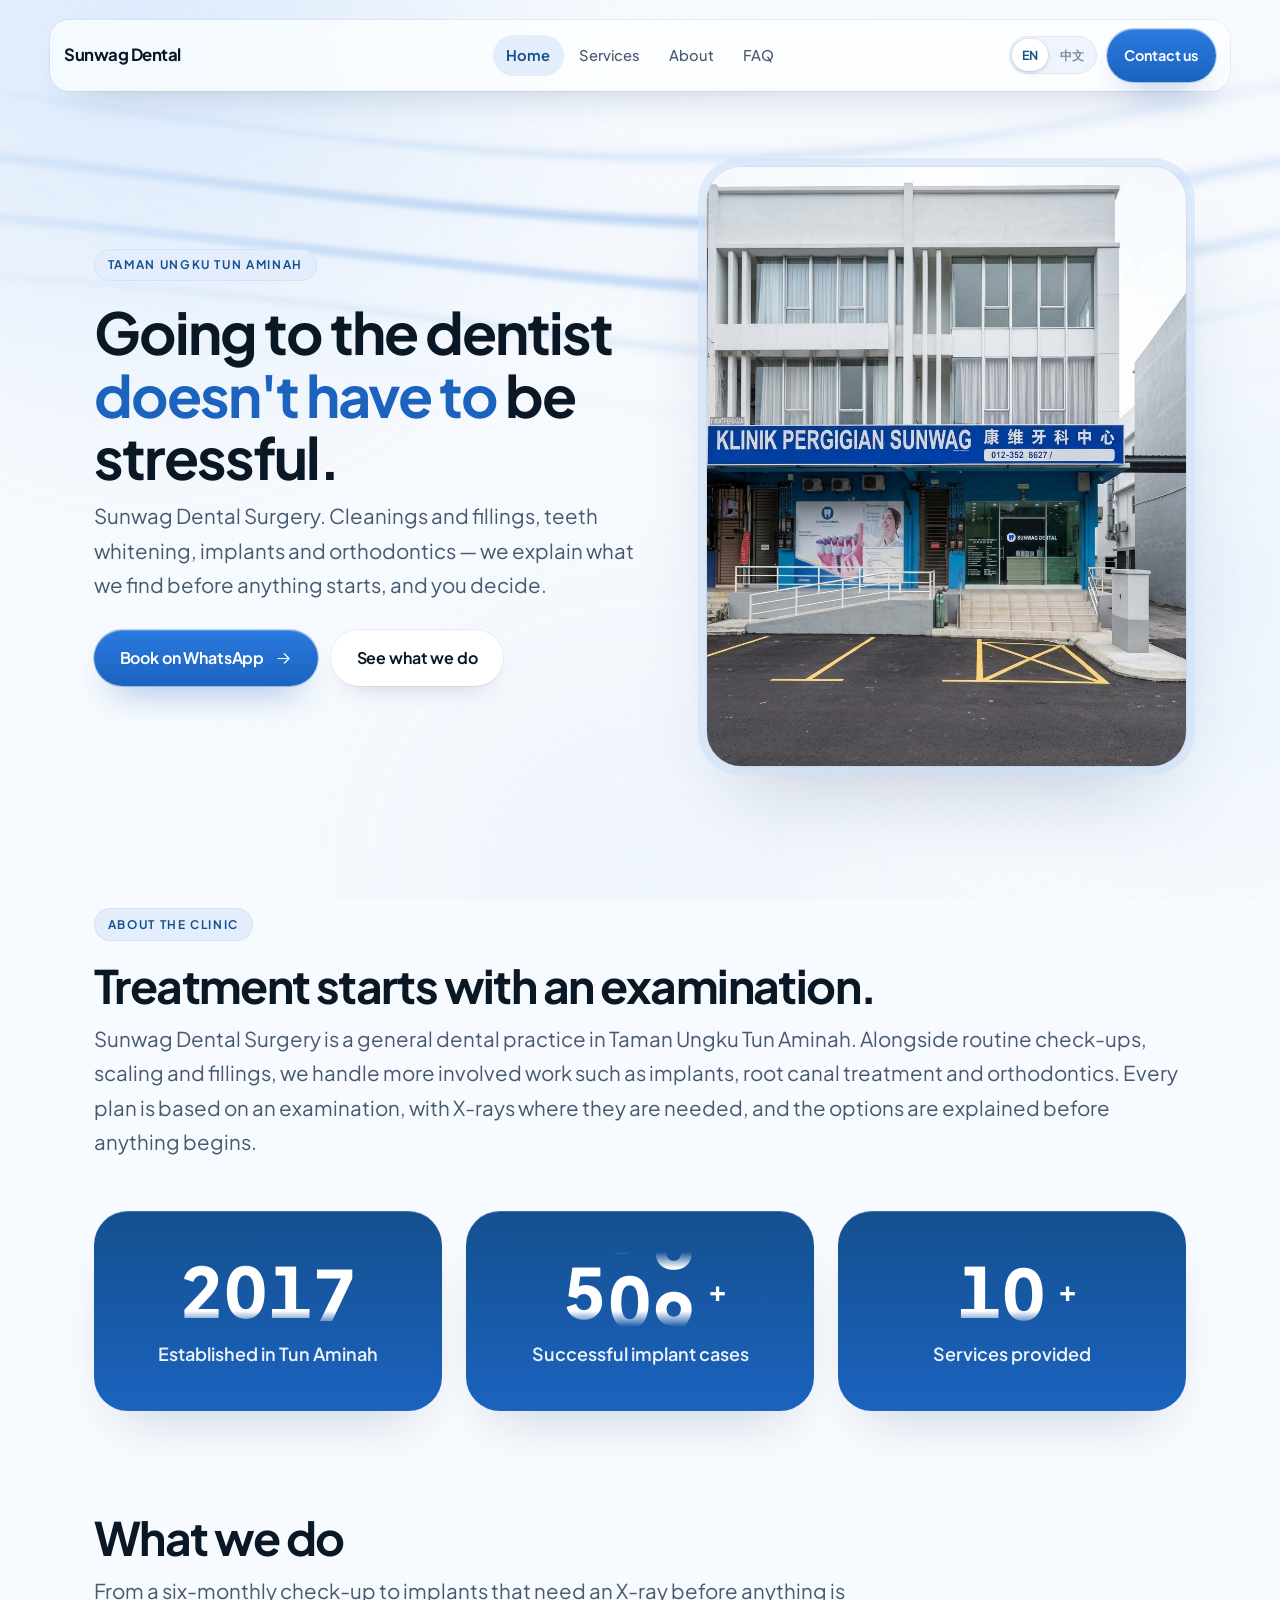
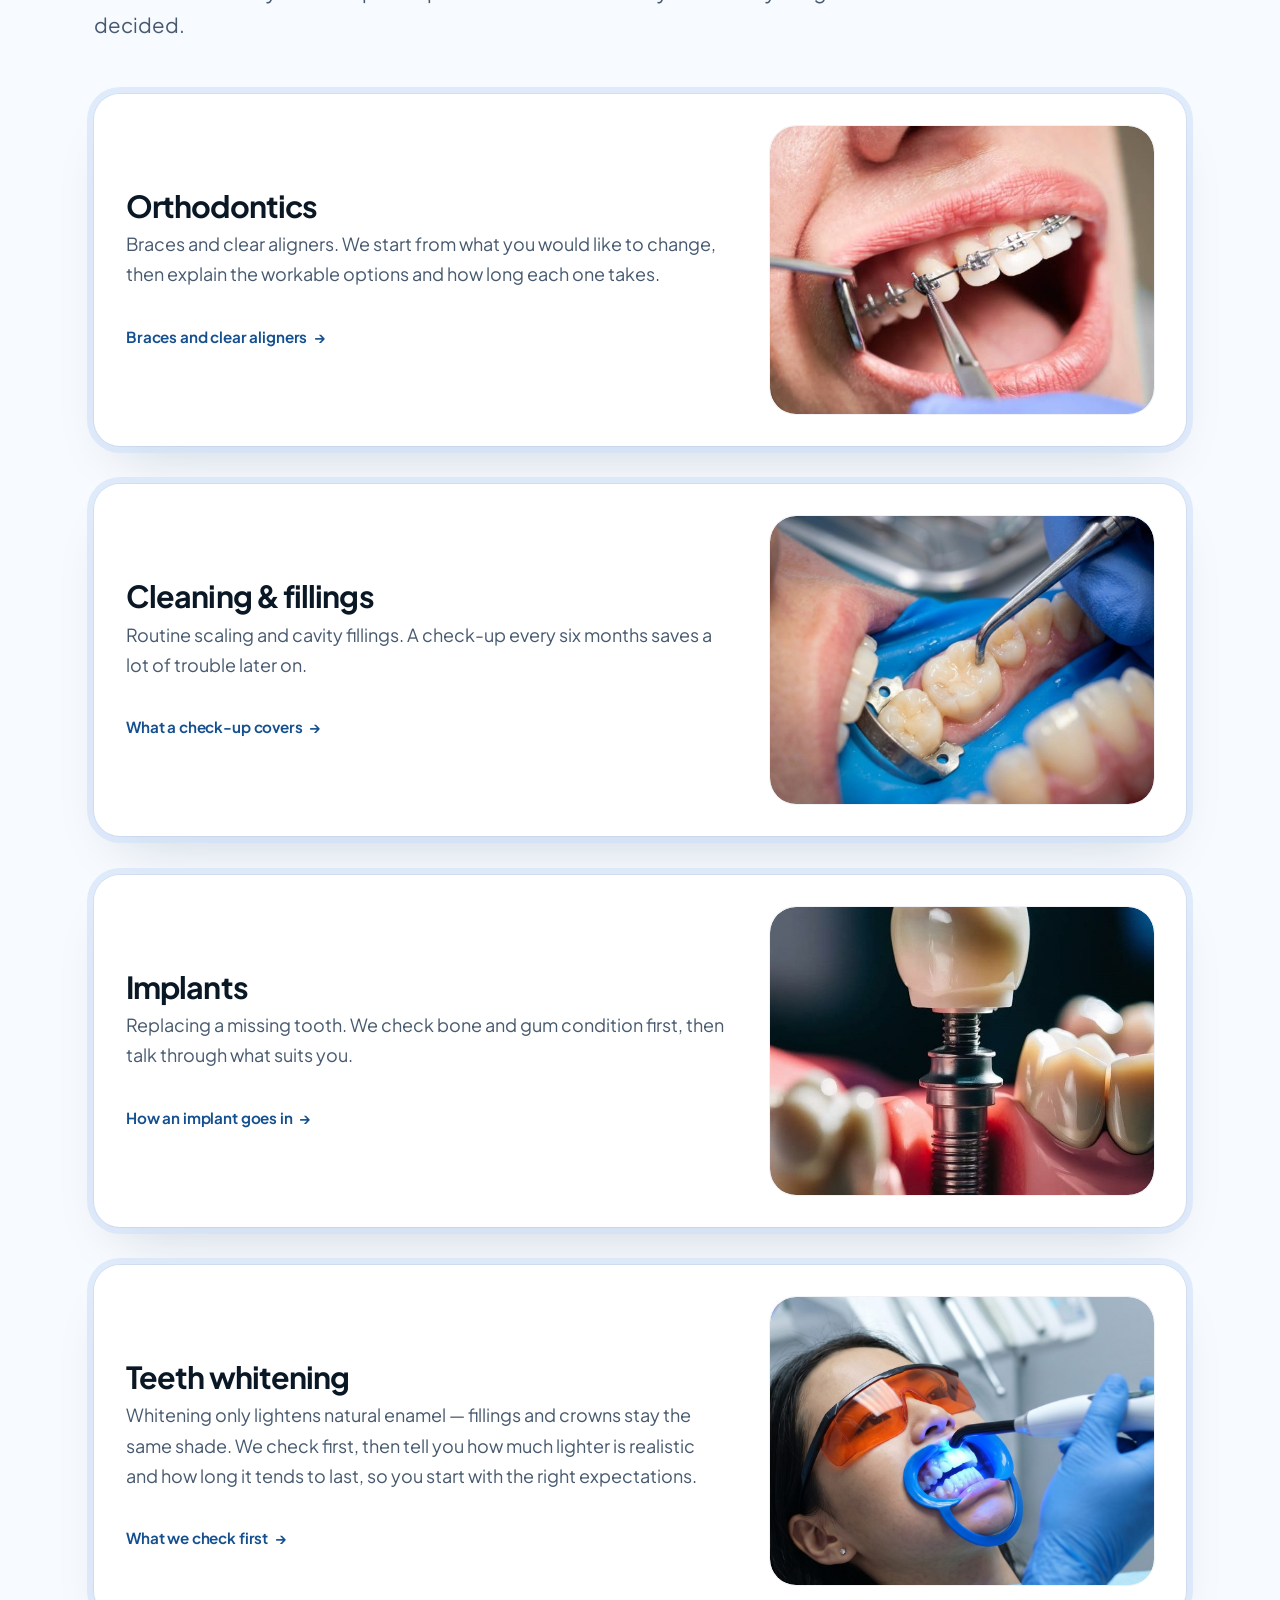
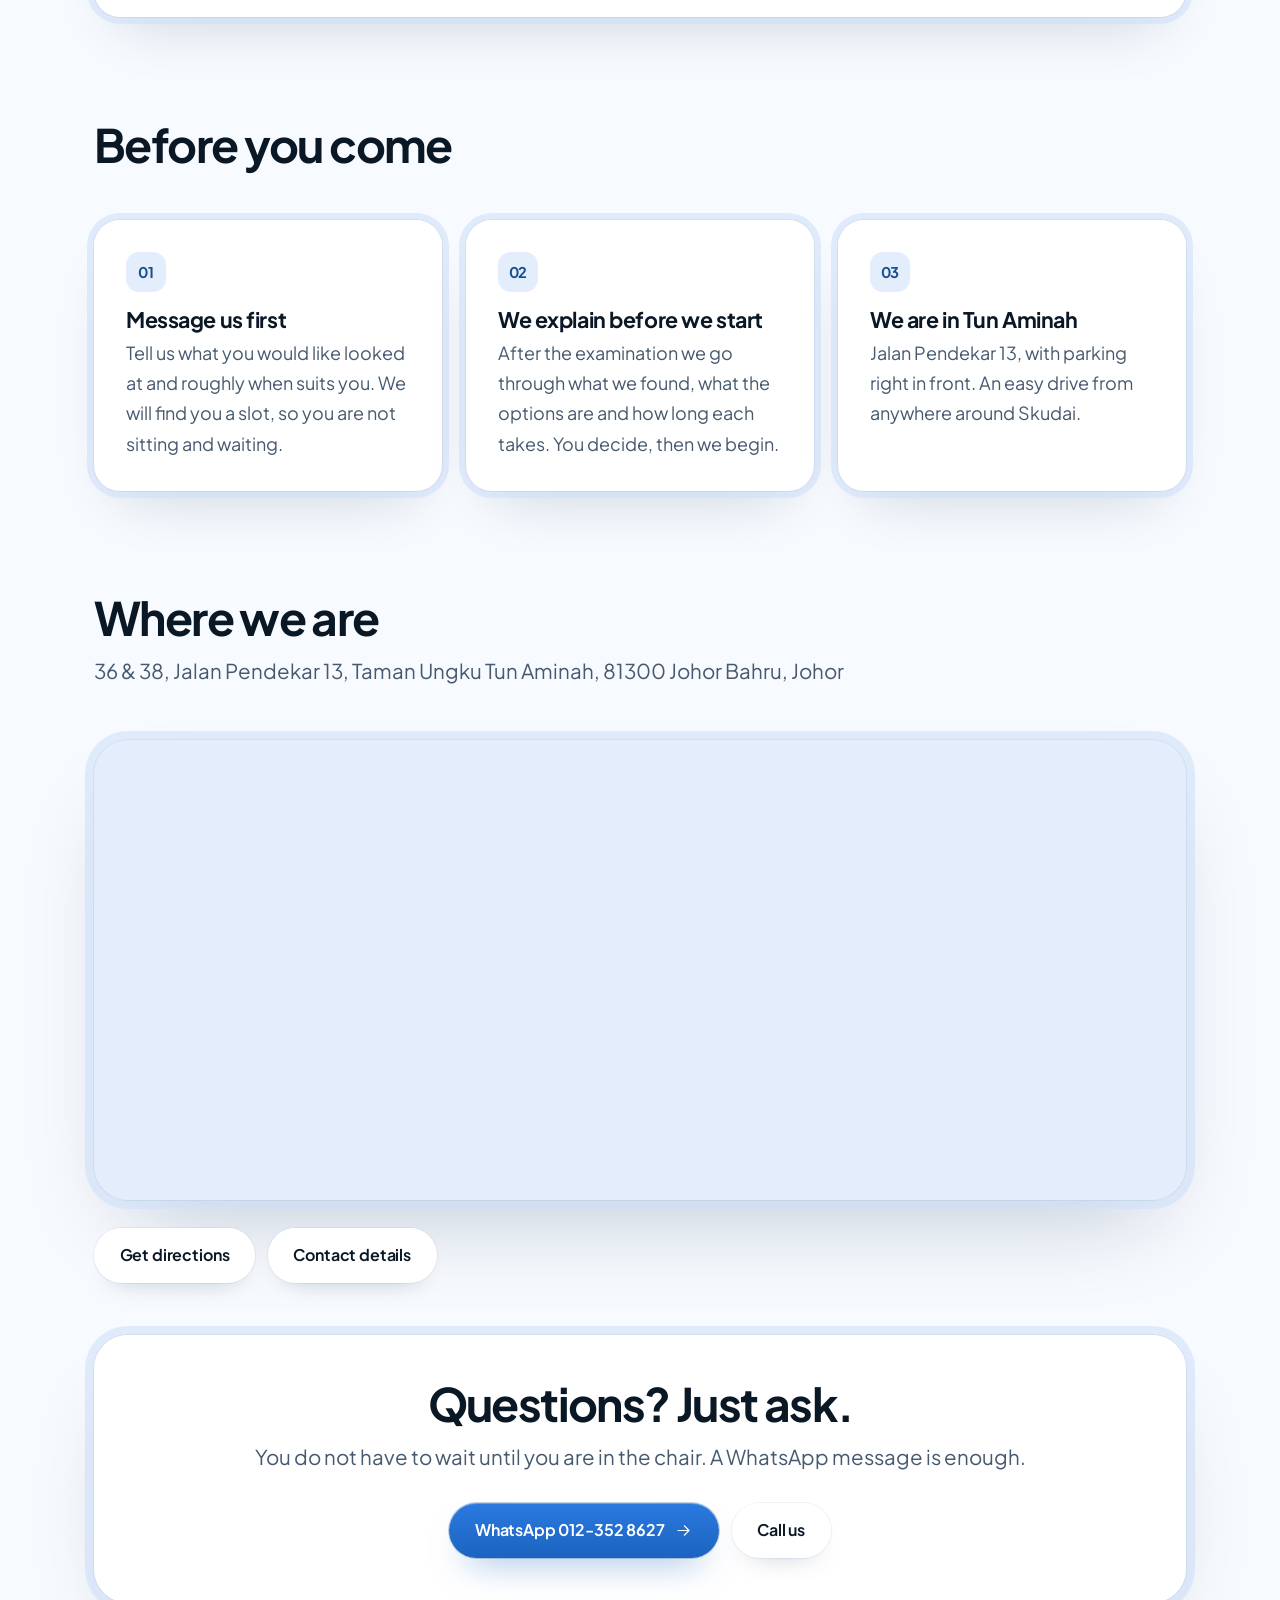
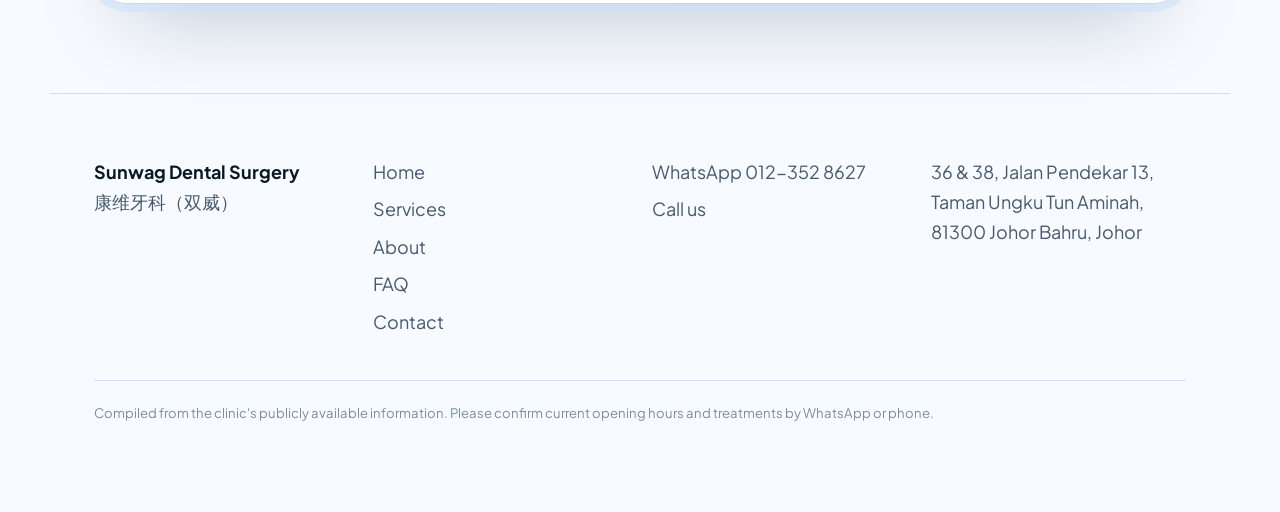
<file: index.html>
<!doctype html>
<!--
  Sunwag Dental Surgery — Home
  Design : Soft Structuralism / light blue (taste-skill · high-end-visual-design)
  i18n   : English ships in the markup; Chinese lives in data-zh="…".
           No JS  → complete English site. See i18n.js.
  ⚠️ Before going live (see ../README.md): services · opening hours · photos · written consent
-->
<html lang="en">
  <head>
    <meta charset="utf-8" />
    <meta name="viewport" content="width=device-width, initial-scale=1" />
    <title
      data-zh="Sunwag Dental Surgery 康维牙科 | Taman Ungku Tun Aminah 牙科诊所"
    >
      Sunwag Dental Surgery | Dentist in Taman Ungku Tun Aminah, Johor Bahru
    </title>
    <meta
      name="description"
      content="Sunwag Dental Surgery in Taman Ungku Tun Aminah, Johor Bahru. Cleanings and fillings, teeth whitening, implants and orthodontics. WhatsApp 012-352 8627 to book."
      data-zh-content="Sunwag Dental Surgery 康维牙科，位于新山 Taman Ungku Tun Aminah。洗牙补牙、牙齿美白、植牙与牙齿矫正。WhatsApp 012-352 8627 预约。"
    />
    <meta property="og:title" content="Sunwag Dental Surgery 康维牙科" />
    <meta
      property="og:description"
      content="A dental clinic in Taman Ungku Tun Aminah, Johor Bahru. WhatsApp 012-352 8627."
    />
    <meta property="og:type" content="website" />
    <link rel="preconnect" href="https://fonts.googleapis.com" />
    <link rel="preconnect" href="https://fonts.gstatic.com" crossorigin />
    <link
      rel="stylesheet"
      href="https://fonts.googleapis.com/css2?family=Plus+Jakarta+Sans:wght@400;500;600;700;800&display=swap"
    />
    <link rel="stylesheet" href="style.css" />
    <script>
      document.documentElement.classList.add("js");
    </script>
  </head>
  <body>
    <div class="wash" aria-hidden="true">
      <span></span><span></span><span></span>
      <!-- 扫描信号场。参数全在 data-* 上，改数值不用碰 scanner.js。
           说明见 scanner.js 顶部；调参对照 reactbits.dev/backgrounds/scanner。

           配色的两条硬规矩（2026-09-05 撞色修正后定的）：
           1. 背景不许进强调色（--blue #1b63bf）的色域。整条线的色板
              必须留在 --sky-* 那一族，也就是「底色」而不是「元素」。
              违反的后果：h1 里的 .accent 跟背景争同一个视觉层级。
           2. color3 是「线芯最亮处」。组件默认给白色是因为它预设深色底；
              这站是白底，白色峰值等于隐形，所以给最深的那档 sky。

           强度（色板深浅 + opacity）是一条轴，色散是另一条，不要混。
           要更淡：#E8F1FC / #CFE1F8 / #A9CBEE + opacity 0.70（D1）或 0.40。
           要更淡一点点：#DCEAFA / #BFD8F4 / #93BCE9 + opacity 0.70（D2）。
           colorSpread 压到 0.1：0.7 会在线边缘拉出紫/青镶边，
           那是 CRT 色散的味道，跟诊所不搭。 -->
      <canvas
        class="scanner"
        data-color1="#DCEAFA"
        data-color2="#B3D0F2"
        data-color3="#8FB9E8"
        data-color-spread="0.1"
        data-opacity="0.85"
        data-speed="0.35"
        data-sweep-speed="0.18"
        data-band-density="9"
        data-line-sharpness="6.5"
        data-glow="0.14"
        data-vignette="0.6"
        data-scanline="false"
        data-grain="false"
      ></canvas>
    </div>

    <nav class="nav">
      <div class="nav-inner">
        <a class="brand" href="index.html">Sunwag Dental</a>

        <div class="nav-panel" id="nav-panel">
          <ul class="nav-links">
            <li>
              <a href="index.html" aria-current="page" data-zh="首页">Home</a>
            </li>
            <li>
              <a href="services.html" data-zh="服务">Services</a>
            </li>
            <li>
              <a href="about.html" data-zh="关于">About</a>
            </li>
            <li>
              <a href="faq.html" data-zh="常见问题">FAQ</a>
            </li>
          </ul>

          <div class="nav-actions">
            <div class="lang" role="group" aria-label="Language">
              <button type="button" data-lang-btn="en" aria-pressed="true">
                EN
              </button>
              <button type="button" data-lang-btn="zh" aria-pressed="false">
                中文
              </button>
            </div>
            <a class="btn btn-primary" href="contact.html" data-zh="联络我们"
              >Contact us</a
            >
          </div>
        </div>

        <button
          class="nav-toggle"
          type="button"
          aria-expanded="false"
          aria-controls="nav-panel"
          aria-label="Menu"
          data-zh-aria-label="菜单"
        >
          <span></span>
        </button>
      </div>
    </nav>

    <main>
      <!-- ── Editorial split ────────────────────────────────────── -->
      <header class="hero wrap">
        <div class="split">
          <div data-reveal>
            <span class="eyebrow">Taman Ungku Tun Aminah</span>
            <h1
              data-zh='看牙这件事，<br><span class="accent">可以不用</span>那么紧张。'
            >
              Going to the dentist<br /><span class="accent"
                >doesn't have to</span
              >
              be stressful.
            </h1>
            <p
              class="lede"
              data-zh="Sunwag Dental Surgery 康维牙科。洗牙补牙、牙齿美白、植牙与牙齿矫正 —— 检查完先把状况说清楚，你决定了我们才开始。"
            >
              Sunwag Dental Surgery. Cleanings and fillings, teeth
              whitening, implants and orthodontics — we explain what we find
              before anything starts, and you decide.
            </p>
            <div class="btn-row">
              <a class="btn btn-primary" href="https://wa.me/60123528627">
                <span data-zh="WhatsApp 预约">Book on WhatsApp</span>
                <svg
                  viewBox="0 0 24 24"
                  fill="none"
                  stroke="currentColor"
                  stroke-width="1.4"
                  stroke-linecap="round"
                  stroke-linejoin="round"
                  aria-hidden="true"
                >
                  <path d="M5 12h14M13 6l6 6-6 6" />
                </svg>
              </a>
              <a
                class="btn btn-ghost"
                href="services.html"
                data-zh="看看服务项目"
                >See what we do</a
              >
            </div>
          </div>

          <figure class="shot" data-reveal style="margin: 0; --d: 120ms">
            <img
              src="images/shopfront.jpg"
              alt="Illustrated view of the Sunwag Dental Surgery shopfront on Jalan Pendekar 13"
              data-zh-alt="康维牙科位于 Jalan Pendekar 13 的店面（示意图）"
              width="928"
              height="1152"
              loading="eager"
              decoding="async"
              onerror="this.remove()"
            />
          </figure>
        </div>
      </header>

      <!-- ── 诊所简介 + 三张数字卡 ─────────────────────────────
           参考 T Dental 的 Smile with Trust，去掉了团队照（没有素材，也不用
           AI 生成的假员工照顶替）。
           合规（见 01-分析与规格书.md）：
             · 不放评分 / 评论数 / 「服务过多少人」—— 没数据，且规格书明确排除
             · 写「综合牙科 general dental practice」，不写 specialist /
               专科 —— 马来西亚「专科医生」是注册头衔，不能随便用
           数字（2017 / 500+ / 10+）由用户 2026-09-13 提供。
           数字效果：React Bits <Counter> 的原生版，见 counter.js。
           植牙卡用「成功植牙案例 / Successful implant cases」是用户 2026-09-14
           的决定（先前提过「成功」属结果主张，用户确认保留）。 -->
      <section class="wrap">
        <div class="section-head trust-head" data-reveal>
          <span class="eyebrow" data-zh="关于诊所">About the clinic</span>
          <h2 data-zh="治疗，从检查开始。">Treatment starts with an examination.</h2>
          <p
            class="lede"
            data-zh="康维牙科是 Taman Ungku Tun Aminah 的综合牙科诊所。日常的检查、洗牙与补牙之外，也处理植牙、根管治疗与牙齿矫正等较复杂的治疗。治疗方案依据检查结果制定，需要时配合 X 光片评估，开始前会先把可行的选择说清楚。"
          >
            Sunwag Dental Surgery is a general dental practice in Taman Ungku
            Tun Aminah. Alongside routine check-ups, scaling and fillings, we
            handle more involved work such as implants, root canal treatment
            and orthodontics. Every plan is based on an examination, with
            X-rays where they are needed, and the options are explained before
            anything begins.
          </p>
        </div>

        <div class="trust-cards">
          <div class="trust-card" data-reveal>
            <div class="trust-num"><span class="counter" data-counter data-value="2017" data-from="2000" data-places="1000,100,10,1">2017</span></div>
            <div class="trust-label" data-zh="扎根在皇后">
              Established in Tun Aminah
            </div>
          </div>
          <div class="trust-card" data-reveal style="--d: 80ms">
            <div class="trust-num"><span class="counter" data-counter data-value="500" data-places="100,10,1">500</span><span class="trust-unit">+</span></div>
            <div class="trust-label" data-zh="成功植牙案例">Successful implant cases</div>
          </div>
          <div class="trust-card" data-reveal style="--d: 160ms">
            <div class="trust-num"><span class="counter" data-counter data-value="10" data-places="10,1">10</span><span class="trust-unit">+</span></div>
            <div class="trust-label" data-zh="多项服务为您提供">Services provided</div>
          </div>
        </div>
      </section>

      <!-- ── 服务：粘性堆叠卡片 ────────────────────── -->
      <section class="wrap">
        <div class="section-head" data-reveal>
          <h2 data-zh="我们做什么">What we do</h2>
          <p
            class="lede"
            data-zh="从半年一次的例行检查，到需要拍片评估的植牙。"
          >
            From a six-monthly check-up to implants that need an X-ray
            before anything is decided.
          </p>
        </div>

        <div class="stack">
          <div class="stack-item">
            <article class="card card-row" data-reveal>
              <div class="card-art">
                <img
                  src="images/ortho2.jpg"
                  alt="Braces on the upper teeth being adjusted"
                  data-zh-alt="上排牙齿的牙套正在调整"
                  width="612"
                  height="612"
                  loading="lazy"
                  decoding="async"
                />
              </div>
              <div>
                <h3 data-zh="牙齿矫正">Orthodontics</h3>
                <p
                  class="muted"
                  data-zh="传统牙套与隐形牙套。先了解你想改善的地方，检查后说明可行的方案与大概需要的时间。"
                >
                  Braces and clear aligners. We start from what you would like
                  to change, then explain the workable options and how long each
                  one takes.
                </p>
                <a class="link-more" href="service-braces.html" data-zh="传统牙套与隐形牙套的差别"
                  >Braces and clear aligners</a
                >
              </div>
            </article>
          </div>
          <div class="stack-item">
            <article class="card card-row" data-reveal>
              <div class="card-art">
                <img
                  src="images/filling.jpg"
                  alt="A back tooth being prepared for a filling"
                  data-zh-alt="臼齿正在做补牙前的处理"
                  width="1024"
                  height="1024"
                  loading="lazy"
                  decoding="async"
                />
              </div>
              <div>
                <h3 data-zh="洗牙与补牙">Cleaning &amp; fillings</h3>
                <p
                  class="muted"
                  data-zh="定期洁牙、蛀牙填补。半年一次的例行检查，能省下之后很多麻烦。"
                >
                  Routine scaling and cavity fillings. A check-up every six
                  months saves a lot of trouble later on.
                </p>
                <a class="link-more" href="services.html#checkup" data-zh="例行检查包含哪些"
                  >What a check-up covers</a
                >
              </div>
            </article>
          </div>
          <div class="stack-item">
            <article class="card card-row" data-reveal>
              <div class="card-art">
                <img
                  src="images/implant.jpg"
                  alt="A model showing an implant post and crown set in the jaw"
                  data-zh-alt="植体与牙冠在牙床中的模型示意"
                  width="736"
                  height="736"
                  loading="lazy"
                  decoding="async"
                />
              </div>
              <div>
                <h3 data-zh="植牙">Implants</h3>
                <p
                  class="muted"
                  data-zh="缺牙修复。需要先检查骨质与牙龈条件，再讨论适合的方案。"
                >
                  Replacing a missing tooth. We check bone and gum condition
                  first, then talk through what suits you.
                </p>
                <a
                  class="link-more"
                  href="service-implants.html"
                  data-zh="植牙是怎么装上去的"
                  >How an implant goes in</a
                >
              </div>
            </article>
          </div>
          <div class="stack-item">
            <article class="card card-row" data-reveal>
              <div class="card-art">
                <img
                  src="images/whitening-photo.jpg"
                  alt="A blue whitening light shining on teeth held apart by a cheek retractor, patient in orange protective glasses"
                  data-zh-alt="牙齿美白：开口器撑开嘴唇，蓝光灯照射牙齿，患者戴橙色护目镜"
                  width="1100"
                  height="1100"
                  loading="lazy"
                  decoding="async"
                />
              </div>
              <div>
                <h3 data-zh="牙齿美白">Teeth whitening</h3>
                <p
                  class="muted"
                  data-zh="美白只会让天然牙釉质变亮，补过的牙和牙冠颜色不会跟着变。所以会先检查，再说明大概能亮到什么程度、能维持多久 —— 不会让你带着不切实际的期待开始。"
                >
                  Whitening only lightens natural enamel — fillings and crowns
                  stay the same shade. We check first, then tell you how much
                  lighter is realistic and how long it tends to last, so you
                  start with the right expectations.
                </p>
                <a class="link-more" href="service-whitening.html" data-zh="美白前会先检查什么"
                  >What we check first</a
                >
              </div>
            </article>
          </div>
        </div>
      </section>

      <!-- ── Before you come ────────────────────────────────────── -->
      <section class="wrap">
        <div class="section-head" data-reveal>
          <h2 data-zh="来之前想知道的">Before you come</h2>
        </div>
        <div class="grid">
          <article class="card" data-reveal>
            <div class="card-num">01</div>
            <h3 data-zh="先 WhatsApp 一声">Message us first</h3>
            <p
              class="muted"
              data-zh="传讯息说你想处理什么、大概什么时间方便，我们帮你安排，不用到现场排队等。"
            >
              Tell us what you would like looked at and roughly when suits you.
              We will find you a slot, so you are not sitting and waiting.
            </p>
          </article>
          <article class="card" data-reveal style="--d: 80ms">
            <div class="card-num">02</div>
            <h3 data-zh="会先说明再动手">We explain before we start</h3>
            <p
              class="muted"
              data-zh="检查完会告诉你看到什么、有哪些选择、各自要花多久，你决定了再开始。"
            >
              After the examination we go through what we found, what the
              options are and how long each takes. You decide, then we begin.
            </p>
          </article>
          <article class="card" data-reveal style="--d: 160ms">
            <div class="card-num">03</div>
            <h3 data-zh="就在 Tun Aminah">We are in Tun Aminah</h3>
            <p
              class="muted"
              data-zh="Jalan Pendekar 13，店面前有停车位。从 Skudai 一带过来很方便。"
            >
              Jalan Pendekar 13, with parking right in front. An easy drive from
              anywhere around Skudai.
            </p>
          </article>
        </div>
      </section>

      <!-- ── Location ───────────────────────────────────────────── -->
      <section class="wrap is-tight-below">
        <div class="section-head" data-reveal>
          <h2 data-zh="诊所位置">Where we are</h2>
          <p class="lede">
            36 &amp; 38, Jalan Pendekar 13, Taman Ungku Tun Aminah, 81300 Johor
            Bahru, Johor
          </p>
        </div>
        <div class="map" data-reveal>
          <iframe
            src="https://www.google.com/maps?q=36%20%26%2038%2C%20Jalan%20Pendekar%2013%2C%20Taman%20Ungku%20Tun%20Aminah%2C%2081300%20Johor%20Bahru%2C%20Johor&output=embed"
            title="Map showing Sunwag Dental Surgery"
            loading="lazy"
            referrerpolicy="no-referrer-when-downgrade"
          ></iframe>
        </div>
        <div class="btn-row" data-reveal>
          <a
            class="btn btn-ghost"
            href="https://www.google.com/maps/dir/?api=1&destination=36%20%26%2038%2C%20Jalan%20Pendekar%2013%2C%20Taman%20Ungku%20Tun%20Aminah%2C%2081300%20Johor%20Bahru"
            data-zh="开启导航"
            >Get directions</a
          >
          <a class="btn btn-ghost" href="contact.html" data-zh="联络方式"
            >Contact details</a
          >
        </div>
      </section>

      <!-- ── Closing ────────────────────────────────────────────── -->
      <section class="wrap is-tight-above is-tight-below">
        <div class="hero-card panel-lg" style="text-align: center" data-reveal>
          <h2 data-zh="有问题，直接问">Questions? Just ask.</h2>
          <p
            class="lede"
            style="margin-inline: auto"
            data-zh="不用等到进了诊所才问。WhatsApp 传个讯息就可以。"
          >
            You do not have to wait until you are in the chair. A WhatsApp
            message is enough.
          </p>
          <div class="btn-row" style="justify-content: center">
            <a class="btn btn-primary" href="https://wa.me/60123528627">
              <span>WhatsApp 012-352 8627</span>
              <svg
                viewBox="0 0 24 24"
                fill="none"
                stroke="currentColor"
                stroke-width="1.4"
                stroke-linecap="round"
                stroke-linejoin="round"
                aria-hidden="true"
              >
                <path d="M5 12h14M13 6l6 6-6 6" />
              </svg>
            </a>
            <a class="btn btn-ghost" href="tel:+60123528627" data-zh="拨打电话"
              >Call us</a
            >
          </div>
        </div>
      </section>
    </main>

    <footer class="wrap">
      <div class="cols">
        <div>
          <strong>Sunwag Dental Surgery</strong><br />
          <span class="muted">康维牙科（双威）</span>
        </div>
        <div>
          <ul>
            <li><a href="index.html" data-zh="首页">Home</a></li>
            <li><a href="services.html" data-zh="服务">Services</a></li>
            <li><a href="about.html" data-zh="关于">About</a></li>
            <li><a href="faq.html" data-zh="常见问题">FAQ</a></li>
            <li><a href="contact.html" data-zh="联络">Contact</a></li>
          </ul>
        </div>
        <div>
          <ul>
            <li>
              <a href="https://wa.me/60123528627">WhatsApp 012-352 8627</a>
            </li>
            <li><a href="tel:+60123528627" data-zh="拨打电话">Call us</a></li>
          </ul>
        </div>
        <div class="muted">
          36 &amp; 38, Jalan Pendekar 13,<br />
          Taman Ungku Tun Aminah,<br />
          81300 Johor Bahru, Johor
        </div>
      </div>
      <p
        class="tiny note"
        data-zh="资料整理自商家公开资讯，最新营业时间与服务项目请以 WhatsApp 或电话确认为准。"
      >
        Compiled from the clinic's publicly available information. Please
        confirm current opening hours and treatments by WhatsApp or phone.
      </p>
    </footer>

    <div class="dock">
      <a
        class="btn btn-primary"
        href="https://wa.me/60123528627"
        data-zh="WhatsApp 预约"
        >Book on WhatsApp</a
      >
    </div>

    <script type="application/ld+json">
      {
        "@context": "https://schema.org",
        "@type": "Dentist",
        "name": "Sunwag Dental Surgery 康维牙科",
        "address": {
          "@type": "PostalAddress",
          "streetAddress": "36 & 38, Jalan Pendekar 13, Taman Ungku Tun Aminah",
          "addressLocality": "Johor Bahru",
          "addressRegion": "Johor",
          "postalCode": "81300",
          "addressCountry": "MY"
        },
        "telephone": "+60123528627"
      }
    </script>
    <script src="i18n.js"></script>
    <script src="reveal.js"></script>
    <script src="nav.js"></script>
    <script src="scanner.js"></script>
    <script src="counter.js"></script>
  </body>
</html>
</file>
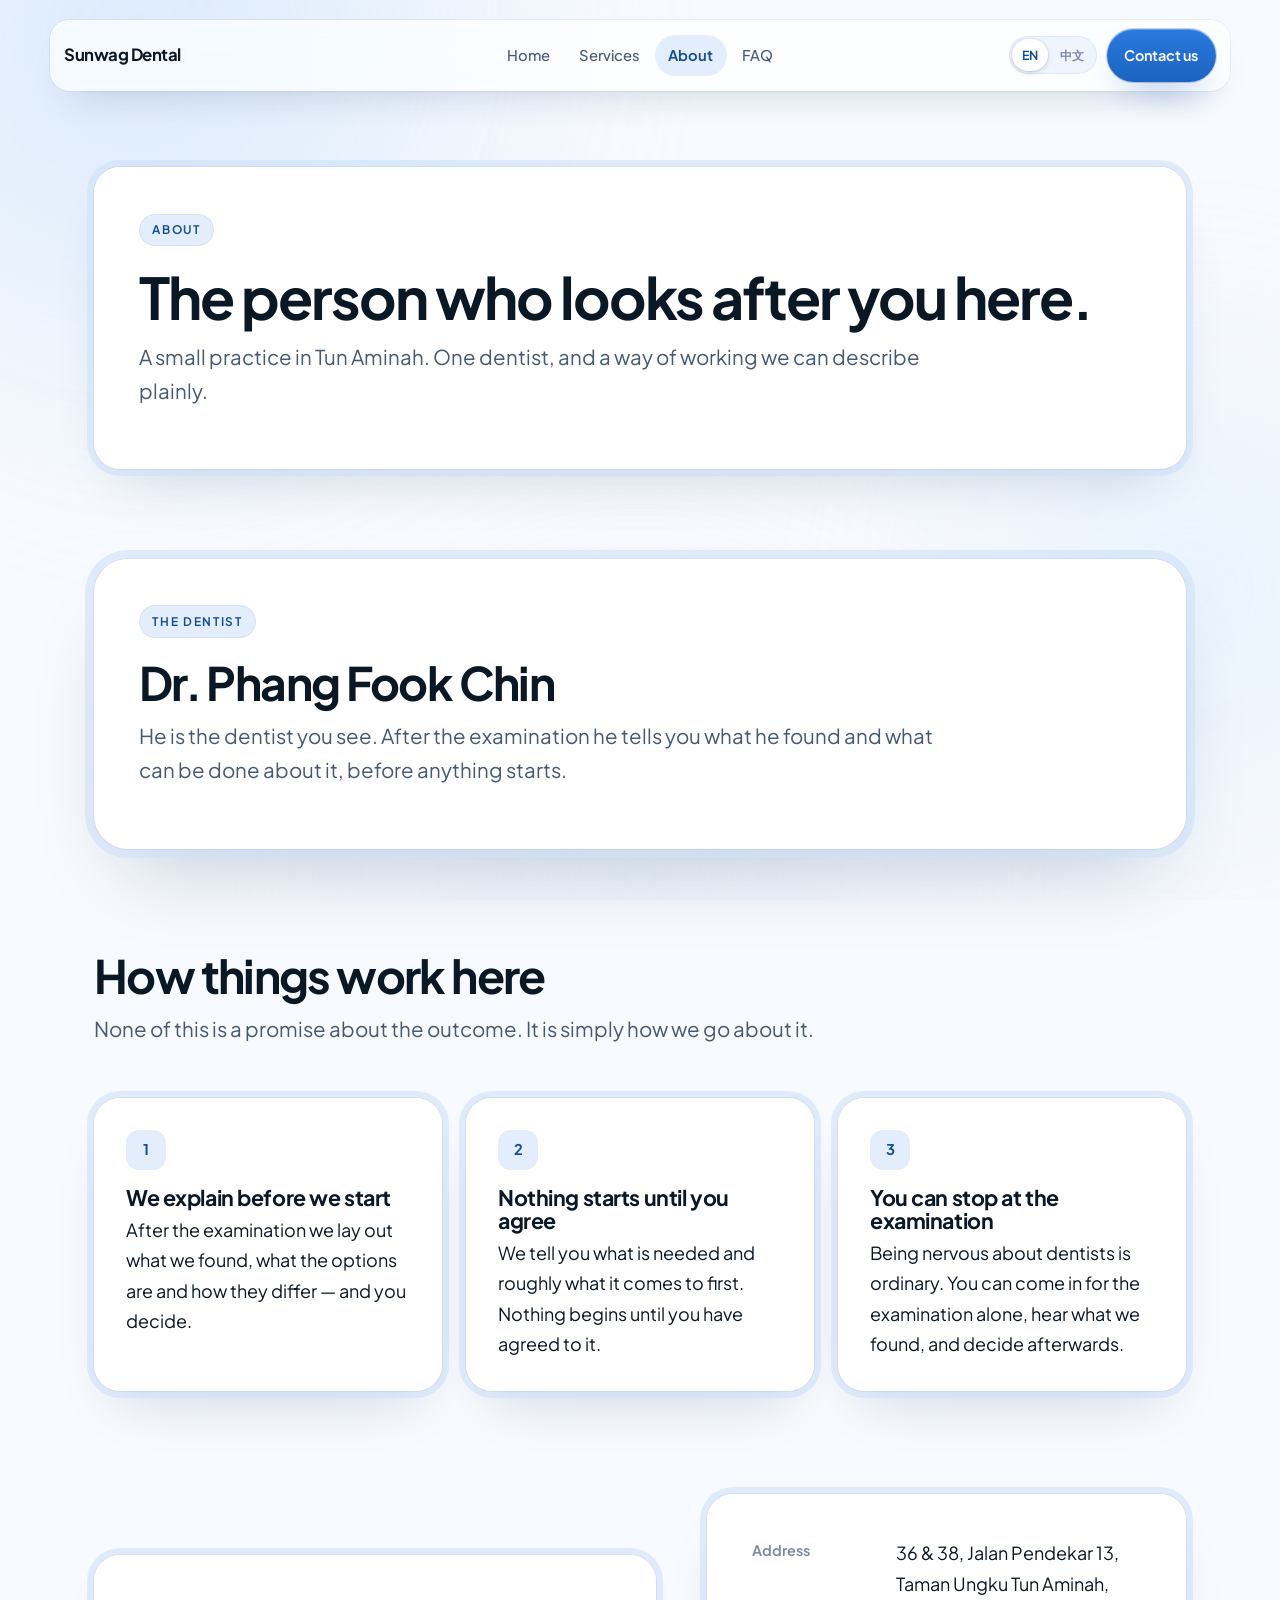
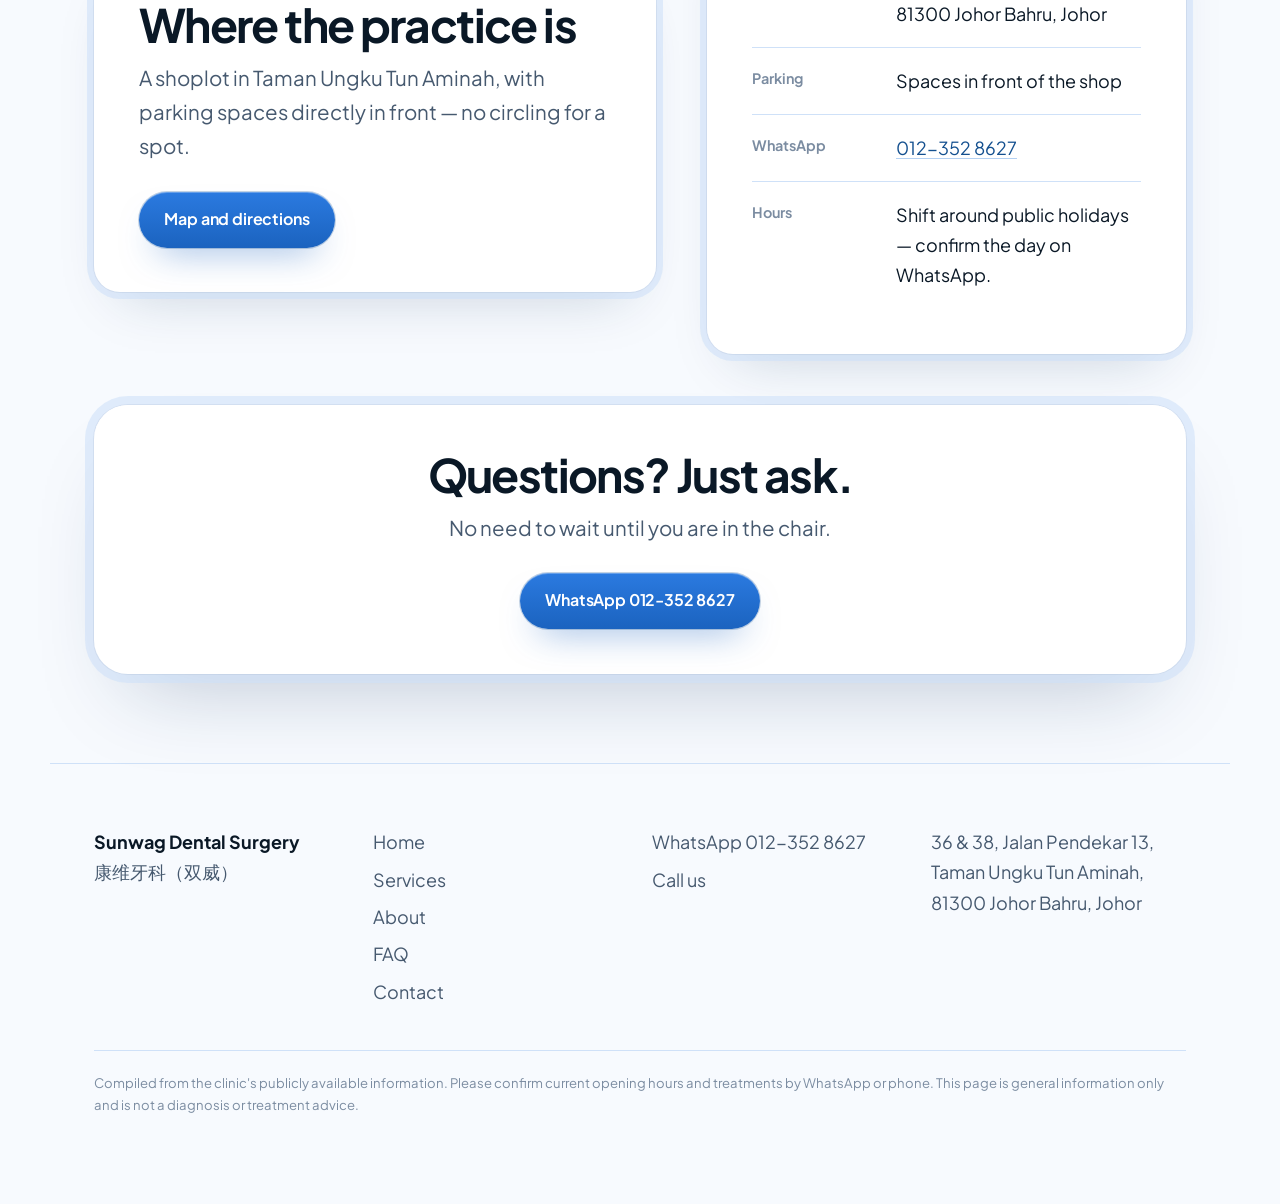
<file: about.html>
<!doctype html>
<!--
  Sunwag Dental Surgery — About
  ⚠ Dr. Phang 的学历 / 执业年资故意留空：01-分析与规格书.md 里这一项是
     【待诊所给】，编一个数字上去就是虚假宣传。拿到真数据后填入下方标了 TODO 的地方。
  ⚠ 合规（MDC / PHFSA）：不写 best / cheapest / painless / 无痛 / 最好 / 最便宜，
     不放评分与评论，不放 before / after，不写价格。只描述做法，不承诺结果。
  ⚠ 照片位现在是空的，images/ 里还没东西（见 README）。
-->
<html lang="en">
  <head>
    <meta charset="utf-8" />
    <meta name="viewport" content="width=device-width, initial-scale=1" />
    <title data-zh="关于诊所 | Sunwag Dental Surgery 康维牙科">
      About | Sunwag Dental Surgery, Johor Bahru
    </title>
    <meta
      name="description"
      content="Sunwag Dental Surgery in Taman Ungku Tun Aminah, Johor Bahru. Dr. Phang Fook Chin. We explain what we found and what the options are before anything starts."
      data-zh-content="Sunwag Dental Surgery 康维牙科，位于 Taman Ungku Tun Aminah。主诊 Dr. Phang Fook Chin。检查后会先说明看到什么、有哪些选择，你同意了才开始。"
    />
    <meta property="og:title" content="About | Sunwag Dental Surgery" />
    <meta
      property="og:description"
      content="A small practice in Tun Aminah. Dr. Phang Fook Chin, and how we work."
    />
    <meta property="og:type" content="website" />
    <link rel="preconnect" href="https://fonts.googleapis.com" />
    <link rel="preconnect" href="https://fonts.gstatic.com" crossorigin />
    <link
      rel="stylesheet"
      href="https://fonts.googleapis.com/css2?family=Plus+Jakarta+Sans:wght@400;500;600;700;800&display=swap"
    />
    <link rel="stylesheet" href="style.css" />
    <script>
      document.documentElement.classList.add("js");
    </script>
  </head>
  <body>
    <div class="wash" aria-hidden="true">
      <span></span><span></span><span></span>
    </div>

    <nav class="nav">
      <div class="nav-inner">
        <a class="brand" href="index.html">Sunwag Dental</a>

        <div class="nav-panel" id="nav-panel">
          <ul class="nav-links">
            <li>
              <a href="index.html" data-zh="首页">Home</a>
            </li>
            <li>
              <a href="services.html" data-zh="服务">Services</a>
            </li>
            <li>
              <a href="about.html" aria-current="page" data-zh="关于">About</a>
            </li>
            <li>
              <a href="faq.html" data-zh="常见问题">FAQ</a>
            </li>
          </ul>

          <div class="nav-actions">
            <div class="lang" role="group" aria-label="Language">
              <button type="button" data-lang-btn="en" aria-pressed="true">
                EN
              </button>
              <button type="button" data-lang-btn="zh" aria-pressed="false">
                中文
              </button>
            </div>
            <a
              class="btn btn-primary"
              href="contact.html"
              data-zh="联络我们"
              >Contact us</a
            >
          </div>
        </div>

        <button
          class="nav-toggle"
          type="button"
          aria-expanded="false"
          aria-controls="nav-panel"
          aria-label="Menu"
          data-zh-aria-label="菜单"
        >
          <span></span>
        </button>
      </div>
    </nav>

    <main>
      <header class="hero wrap">
        <div class="hero-card" data-reveal>
          <span class="eyebrow" data-zh="关于">About</span>
          <h1 data-zh="在这里给你看牙的人。">
            The person who looks after you here.
          </h1>
          <p
            class="lede"
            data-zh="Tun Aminah 的一间小诊所。一位主诊医生，以及一套可以讲清楚的做法。"
          >
            A small practice in Tun Aminah. One dentist, and a way of working we
            can describe plainly.
          </p>
        </div>
      </header>

      <section class="wrap" style="padding-top: 0">
        <div class="hero-card panel-lg" data-reveal>
          <span class="eyebrow" data-zh="主诊">The dentist</span>
          <h2>Dr. Phang Fook Chin</h2>
          <p
            class="lede"
            data-zh="你在这里看牙，看诊的就是他。检查完会先告诉你看到什么、接下来可以怎么做，再动手。"
          >
            He is the dentist you see. After the examination he tells you what
            he found and what can be done about it, before anything starts.
          </p>
          <!-- TODO（待诊所提供）：毕业院校、执业年资、MDC 注册号。
               拿到真实数据前不写任何具体年份或头衔。 -->
          <!-- TODO：Dr. Phang 的照片（images/ 目前是空的）。
               不用 stock photo 充数 —— 见 01-分析与规格书.md。 -->
        </div>
      </section>

      <section class="wrap">
        <div class="section-head" data-reveal>
          <h2 data-zh="这里的做法">How things work here</h2>
          <p
            class="lede"
            data-zh="下面这三条不是对结果的承诺，只是我们平时怎么做。"
          >
            None of this is a promise about the outcome. It is simply how we go
            about it.
          </p>
        </div>

        <div class="grid">
          <article class="card" data-reveal>
            <div class="card-num">1</div>
            <h3 data-zh="先说明，再动手">
              We explain before we start
            </h3>
            <p
              data-zh="检查完会告诉你看到什么、有哪些选择、各自的差别在哪里，然后由你决定。"
            >
              After the examination we lay out what we found, what the options
              are and how they differ — and you decide.
            </p>
          </article>

          <article class="card" data-reveal style="--d: 80ms">
            <div class="card-num">2</div>
            <h3 data-zh="同意了才开始">
              Nothing starts until you agree
            </h3>
            <p
              data-zh="需要做什么、大概多少钱，我们会先说。你同意了再做，不会做到一半才告诉你。"
            >
              We tell you what is needed and roughly what it comes to first.
              Nothing begins until you have agreed to it.
            </p>
          </article>

          <article class="card" data-reveal style="--d: 160ms">
            <div class="card-num">3</div>
            <h3 data-zh="可以只先做检查">
              You can stop at the examination
            </h3>
            <p
              data-zh="对看牙紧张是很普遍的事。你可以只先来检查、听完说明，回去想清楚再决定。"
            >
              Being nervous about dentists is ordinary. You can come in for the
              examination alone, hear what we found, and decide afterwards.
            </p>
          </article>
        </div>
      </section>

      <section class="wrap is-tight-below">
        <div class="split">
          <div class="hero-card" data-reveal>
            <h2 data-zh="诊所在哪里">Where the practice is</h2>
            <p
              class="lede"
              data-zh="就在 Taman Ungku Tun Aminah 的店屋区，门口有停车位，不用绕圈找位。"
            >
              A shoplot in Taman Ungku Tun Aminah, with parking spaces directly
              in front — no circling for a spot.
            </p>
            <div class="btn-row">
              <a
                class="btn btn-primary"
                href="contact.html"
                data-zh="看地图和路线"
                >Map and directions</a
              >
            </div>
          </div>

          <div class="hero-card" data-reveal style="--d: 120ms">
            <ul class="rows">
              <li>
                <span class="k" data-zh="地址">Address</span>
                <span class="v"
                  >36 &amp; 38, Jalan Pendekar 13,<br />Taman Ungku Tun
                  Aminah,<br />81300 Johor Bahru, Johor</span
                >
              </li>
              <li>
                <span class="k" data-zh="停车">Parking</span>
                <span class="v" data-zh="店面前有停车位"
                  >Spaces in front of the shop</span
                >
              </li>
              <li>
                <span class="k">WhatsApp</span>
                <span class="v"
                  ><a href="https://wa.me/60123528627">012-352 8627</a></span
                >
              </li>
              <li>
                <span class="k" data-zh="看诊时间">Hours</span>
                <span
                  class="v"
                  data-zh="会因公假调整，请以 WhatsApp 确认当天时间为准。"
                  >Shift around public holidays — confirm the day on
                  WhatsApp.</span
                >
              </li>
            </ul>
          </div>
        </div>
      </section>

      <section class="wrap is-tight-above is-tight-below">
        <div class="hero-card panel-lg" style="text-align: center" data-reveal>
          <h2 data-zh="有问题，直接问">Questions? Just ask.</h2>
          <p
            class="lede"
            style="margin-inline: auto"
            data-zh="不用等到进诊所才问。"
          >
            No need to wait until you are in the chair.
          </p>
          <div class="btn-row" style="justify-content: center">
            <a class="btn btn-primary" href="https://wa.me/60123528627"
              >WhatsApp 012-352 8627</a
            >
          </div>
        </div>
      </section>
    </main>

    <footer class="wrap">
      <div class="cols">
        <div>
          <strong>Sunwag Dental Surgery</strong><br />
          <span class="muted">康维牙科（双威）</span>
        </div>
        <div>
          <ul>
            <li><a href="index.html" data-zh="首页">Home</a></li>
            <li><a href="services.html" data-zh="服务">Services</a></li>
            <li><a href="about.html" data-zh="关于">About</a></li>
            <li><a href="faq.html" data-zh="常见问题">FAQ</a></li>
            <li><a href="contact.html" data-zh="联络">Contact</a></li>
          </ul>
        </div>
        <div>
          <ul>
            <li>
              <a href="https://wa.me/60123528627">WhatsApp 012-352 8627</a>
            </li>
            <li><a href="tel:+60123528627" data-zh="拨打电话">Call us</a></li>
          </ul>
        </div>
        <div class="muted">
          36 &amp; 38, Jalan Pendekar 13,<br />
          Taman Ungku Tun Aminah,<br />
          81300 Johor Bahru, Johor
        </div>
      </div>
      <p
        class="tiny note"
        data-zh="资料整理自商家公开资讯，最新营业时间与服务项目请以 WhatsApp 或电话确认为准。本页内容仅供参考，不构成诊断或治疗建议。"
      >
        Compiled from the clinic's publicly available information. Please
        confirm current opening hours and treatments by WhatsApp or phone. This
        page is general information only and is not a diagnosis or treatment
        advice.
      </p>
    </footer>

    <div class="dock">
      <a
        class="btn btn-primary"
        href="https://wa.me/60123528627"
        data-zh="WhatsApp 预约"
        >Book on WhatsApp</a
      >
    </div>

    <script src="i18n.js"></script>
    <script src="reveal.js"></script>
    <script src="nav.js"></script>
  </body>
</html>
</file>
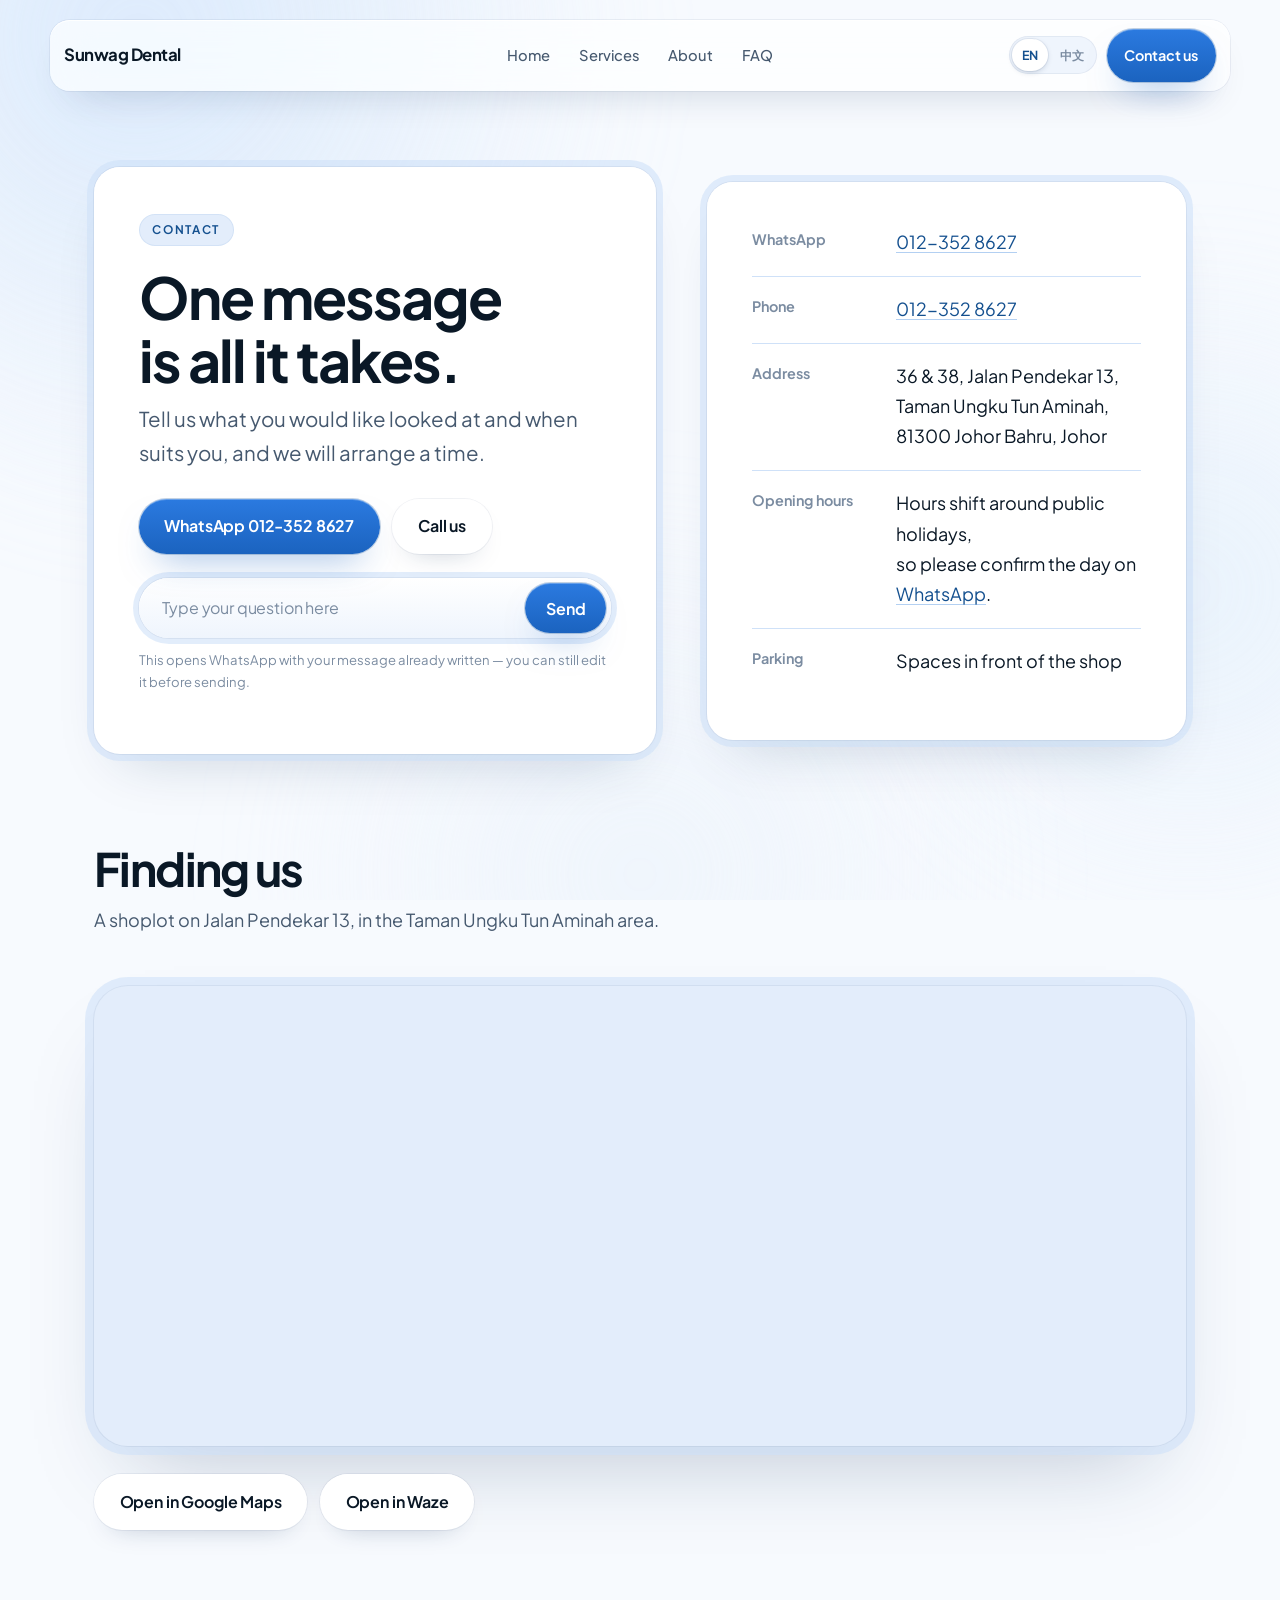
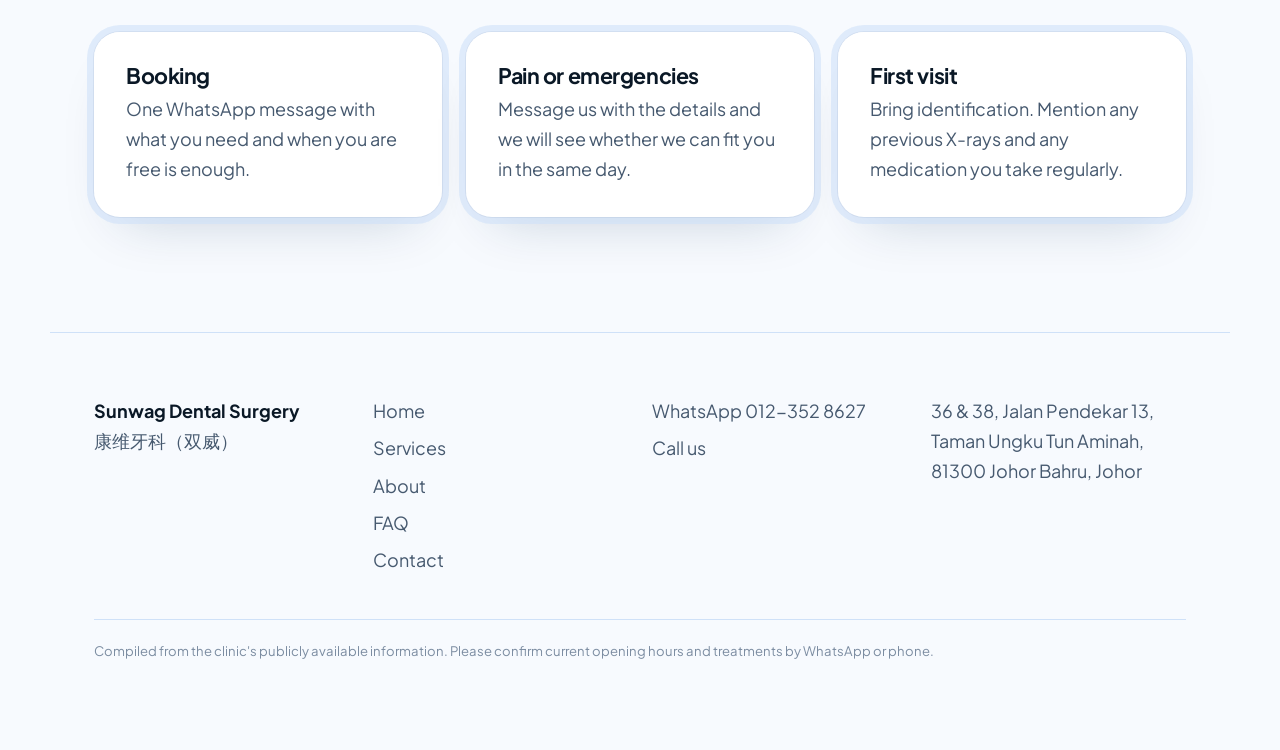
<file: contact.html>
<!doctype html>
<!--
  Sunwag Dental Surgery — Contact
  ⚠️ No specific opening hours anywhere on the site: IG / Google / Waze / dentaljb
     contradict each other. Once the clinic confirms, fill in the "Opening hours" row
     below and add openingHours to the JSON-LD.
  ⚠️ No contact form: this is a static site with no backend — a form would submit
     into nowhere and the clinic would think nobody was enquiring. Everything routes
     to WhatsApp and phone.
     The one <form> on this page is not an exception to that: it is a GET to
     wa.me?text=, i.e. a nicer way of opening WhatsApp. No endpoint, no storage,
     and it still works with JavaScript disabled.
-->
<html lang="en">
  <head>
    <meta charset="utf-8" />
    <meta name="viewport" content="width=device-width, initial-scale=1" />
    <title data-zh="联络与位置 | Sunwag Dental Surgery 康维牙科">
      Contact &amp; Location | Sunwag Dental Surgery, Johor Bahru
    </title>
    <meta
      name="description"
      content="Sunwag Dental Surgery: 36 & 38, Jalan Pendekar 13, Taman Ungku Tun Aminah, 81300 Johor Bahru. WhatsApp 012-352 8627 to book."
      data-zh-content="Sunwag Dental Surgery 康维牙科：36 & 38, Jalan Pendekar 13, Taman Ungku Tun Aminah, 81300 Johor Bahru。WhatsApp 012-352 8627 预约。"
    />
    <meta property="og:title" content="Contact | Sunwag Dental Surgery" />
    <meta
      property="og:description"
      content="Taman Ungku Tun Aminah, Johor Bahru. WhatsApp 012-352 8627."
    />
    <meta property="og:type" content="website" />
    <link rel="preconnect" href="https://fonts.googleapis.com" />
    <link rel="preconnect" href="https://fonts.gstatic.com" crossorigin />
    <link
      rel="stylesheet"
      href="https://fonts.googleapis.com/css2?family=Plus+Jakarta+Sans:wght@400;500;600;700;800&display=swap"
    />
    <link rel="stylesheet" href="style.css" />
    <script>
      document.documentElement.classList.add("js");
    </script>
  </head>
  <body>
    <div class="wash" aria-hidden="true">
      <span></span><span></span><span></span>
    </div>

    <nav class="nav">
      <div class="nav-inner">
        <a class="brand" href="index.html">Sunwag Dental</a>

        <div class="nav-panel" id="nav-panel">
          <ul class="nav-links">
            <li>
              <a href="index.html" data-zh="首页">Home</a>
            </li>
            <li>
              <a href="services.html" data-zh="服务">Services</a>
            </li>
            <li>
              <a href="about.html" data-zh="关于">About</a>
            </li>
            <li>
              <a href="faq.html" data-zh="常见问题">FAQ</a>
            </li>
          </ul>

          <div class="nav-actions">
            <div class="lang" role="group" aria-label="Language">
              <button type="button" data-lang-btn="en" aria-pressed="true">
                EN
              </button>
              <button type="button" data-lang-btn="zh" aria-pressed="false">
                中文
              </button>
            </div>
            <a
              class="btn btn-primary"
              href="contact.html" aria-current="page"
              data-zh="联络我们"
              >Contact us</a
            >
          </div>
        </div>

        <button
          class="nav-toggle"
          type="button"
          aria-expanded="false"
          aria-controls="nav-panel"
          aria-label="Menu"
          data-zh-aria-label="菜单"
        >
          <span></span>
        </button>
      </div>
    </nav>

    <main>
      <header class="hero wrap">
        <div class="split">
          <div class="hero-card" data-reveal>
            <span class="eyebrow" data-zh="联络">Contact</span>
            <h1 data-zh="传个讯息<br>就可以了。">
              One message<br />is all it takes.
            </h1>
            <p
              class="lede"
              data-zh="说明你想处理什么、什么时间方便，我们帮你安排时段。"
            >
              Tell us what you would like looked at and when suits you, and we
              will arrange a time.
            </p>
            <div class="btn-row">
              <a class="btn btn-primary" href="https://wa.me/60123528627"
                >WhatsApp 012-352 8627</a
              >
              <a
                class="btn btn-ghost"
                href="tel:+60123528627"
                data-zh="拨打电话"
                >Call us</a
              >
            </div>

            <!-- Not a contact form: a GET straight to wa.me, so whatever is typed
                 arrives prefilled in WhatsApp. Nothing is stored, nothing is sent
                 anywhere the clinic would not see. Works with JavaScript off. -->
            <form
              class="pill-field"
              action="https://wa.me/60123528627"
              method="get"
              target="_blank"
              rel="noopener"
            >
              <label class="sr-only" for="wa-text" data-zh="想问什么？"
                >What would you like to ask?</label
              >
              <input
                id="wa-text"
                name="text"
                type="text"
                autocomplete="off"
                placeholder="Type your question here"
                data-zh-placeholder="想问什么，写在这里"
              />
              <button class="btn btn-primary" type="submit" data-zh="发送">
                Send
              </button>
            </form>
            <p
              class="tiny muted pill-note"
              data-zh="按下会打开 WhatsApp，内容已经帮你填好，送出前还能修改。"
            >
              This opens WhatsApp with your message already written — you can
              still edit it before sending.
            </p>
          </div>

          <div class="hero-card" data-reveal style="--d: 120ms">
            <ul class="rows">
              <li>
                <span class="k">WhatsApp</span>
                <span class="v"
                  ><a href="https://wa.me/60123528627">012-352 8627</a></span
                >
              </li>
              <li>
                <span class="k" data-zh="电话">Phone</span>
                <span class="v"
                  ><a href="tel:+60123528627">012-352 8627</a></span
                >
              </li>
              <li>
                <span class="k" data-zh="地址">Address</span>
                <span class="v"
                  >36 &amp; 38, Jalan Pendekar 13,<br />Taman Ungku Tun
                  Aminah,<br />81300 Johor Bahru, Johor</span
                >
              </li>
              <li>
                <span class="k" data-zh="营业时间">Opening hours</span>
                <span
                  class="v"
                  data-zh='时间会因公假与临时状况调整，<br>请以 <a href="https://wa.me/60123528627">WhatsApp</a> 确认当天时间为准。'
                  >Hours shift around public holidays,<br />so please confirm
                  the day on
                  <a href="https://wa.me/60123528627">WhatsApp</a>.</span
                >
              </li>
              <li>
                <span class="k" data-zh="停车">Parking</span>
                <span class="v" data-zh="店面前有停车位"
                  >Spaces in front of the shop</span
                >
              </li>
            </ul>
          </div>
        </div>
      </header>

      <section class="wrap" style="padding-top: 0">
        <div class="section-head" data-reveal>
          <h2 data-zh="怎么找到我们">Finding us</h2>
          <p
            class="muted"
            data-zh="在 Jalan Pendekar 13 的店屋，Taman Ungku Tun Aminah 一带。"
          >
            A shoplot on Jalan Pendekar 13, in the Taman Ungku Tun Aminah area.
          </p>
        </div>
        <div class="map" data-reveal>
          <iframe
            src="https://www.google.com/maps?q=36%20%26%2038%2C%20Jalan%20Pendekar%2013%2C%20Taman%20Ungku%20Tun%20Aminah%2C%2081300%20Johor%20Bahru%2C%20Johor&output=embed"
            title="Map showing Sunwag Dental Surgery"
            loading="lazy"
            referrerpolicy="no-referrer-when-downgrade"
          ></iframe>
        </div>
        <div class="btn-row" data-reveal>
          <a
            class="btn btn-ghost"
            href="https://www.google.com/maps/dir/?api=1&destination=36%20%26%2038%2C%20Jalan%20Pendekar%2013%2C%20Taman%20Ungku%20Tun%20Aminah%2C%2081300%20Johor%20Bahru"
            data-zh="Google Maps 导航"
            >Open in Google Maps</a
          >
          <a
            class="btn btn-ghost"
            href="https://waze.com/ul?q=Sunwag%20Dental%20Surgery%20Taman%20Ungku%20Tun%20Aminah"
            data-zh="用 Waze 导航"
            >Open in Waze</a
          >
        </div>
      </section>

      <section class="wrap">
        <div class="grid">
          <article class="card" data-reveal>
            <h3 data-zh="预约">Booking</h3>
            <p
              class="muted"
              data-zh="WhatsApp 传一句想处理什么、什么时候方便，就可以了。"
            >
              One WhatsApp message with what you need and when you are free is
              enough.
            </p>
          </article>
          <article class="card" data-reveal style="--d: 80ms">
            <h3 data-zh="牙痛或紧急状况">Pain or emergencies</h3>
            <p
              class="muted"
              data-zh="先传讯息说明情况，我们看当天能不能安排时间。"
            >
              Message us with the details and we will see whether we can fit you
              in the same day.
            </p>
          </article>
          <article class="card" data-reveal style="--d: 160ms">
            <h3 data-zh="第一次来">First visit</h3>
            <p
              class="muted"
              data-zh="带身份证件。之前的 X 光片或正在吃的药，也请一并告知。"
            >
              Bring identification. Mention any previous X-rays and any
              medication you take regularly.
            </p>
          </article>
        </div>
      </section>
    </main>

    <footer class="wrap">
      <div class="cols">
        <div>
          <strong>Sunwag Dental Surgery</strong><br />
          <span class="muted">康维牙科（双威）</span>
        </div>
        <div>
          <ul>
            <li><a href="index.html" data-zh="首页">Home</a></li>
            <li><a href="services.html" data-zh="服务">Services</a></li>
            <li><a href="about.html" data-zh="关于">About</a></li>
            <li><a href="faq.html" data-zh="常见问题">FAQ</a></li>
            <li><a href="contact.html" data-zh="联络">Contact</a></li>
          </ul>
        </div>
        <div>
          <ul>
            <li>
              <a href="https://wa.me/60123528627">WhatsApp 012-352 8627</a>
            </li>
            <li><a href="tel:+60123528627" data-zh="拨打电话">Call us</a></li>
          </ul>
        </div>
        <div class="muted">
          36 &amp; 38, Jalan Pendekar 13,<br />
          Taman Ungku Tun Aminah,<br />
          81300 Johor Bahru, Johor
        </div>
      </div>
      <p
        class="tiny note"
        data-zh="资料整理自商家公开资讯，最新营业时间与服务项目请以 WhatsApp 或电话确认为准。"
      >
        Compiled from the clinic's publicly available information. Please
        confirm current opening hours and treatments by WhatsApp or phone.
      </p>
    </footer>

    <div class="dock">
      <a
        class="btn btn-primary"
        href="https://wa.me/60123528627"
        data-zh="WhatsApp 预约"
        >Book on WhatsApp</a
      >
    </div>

    <script type="application/ld+json">
      {
        "@context": "https://schema.org",
        "@type": "Dentist",
        "name": "Sunwag Dental Surgery 康维牙科",
        "address": {
          "@type": "PostalAddress",
          "streetAddress": "36 & 38, Jalan Pendekar 13, Taman Ungku Tun Aminah",
          "addressLocality": "Johor Bahru",
          "addressRegion": "Johor",
          "postalCode": "81300",
          "addressCountry": "MY"
        },
        "telephone": "+60123528627"
      }
    </script>
    <script src="i18n.js"></script>
    <script src="reveal.js"></script>
    <script src="nav.js"></script>
  </body>
</html>
</file>
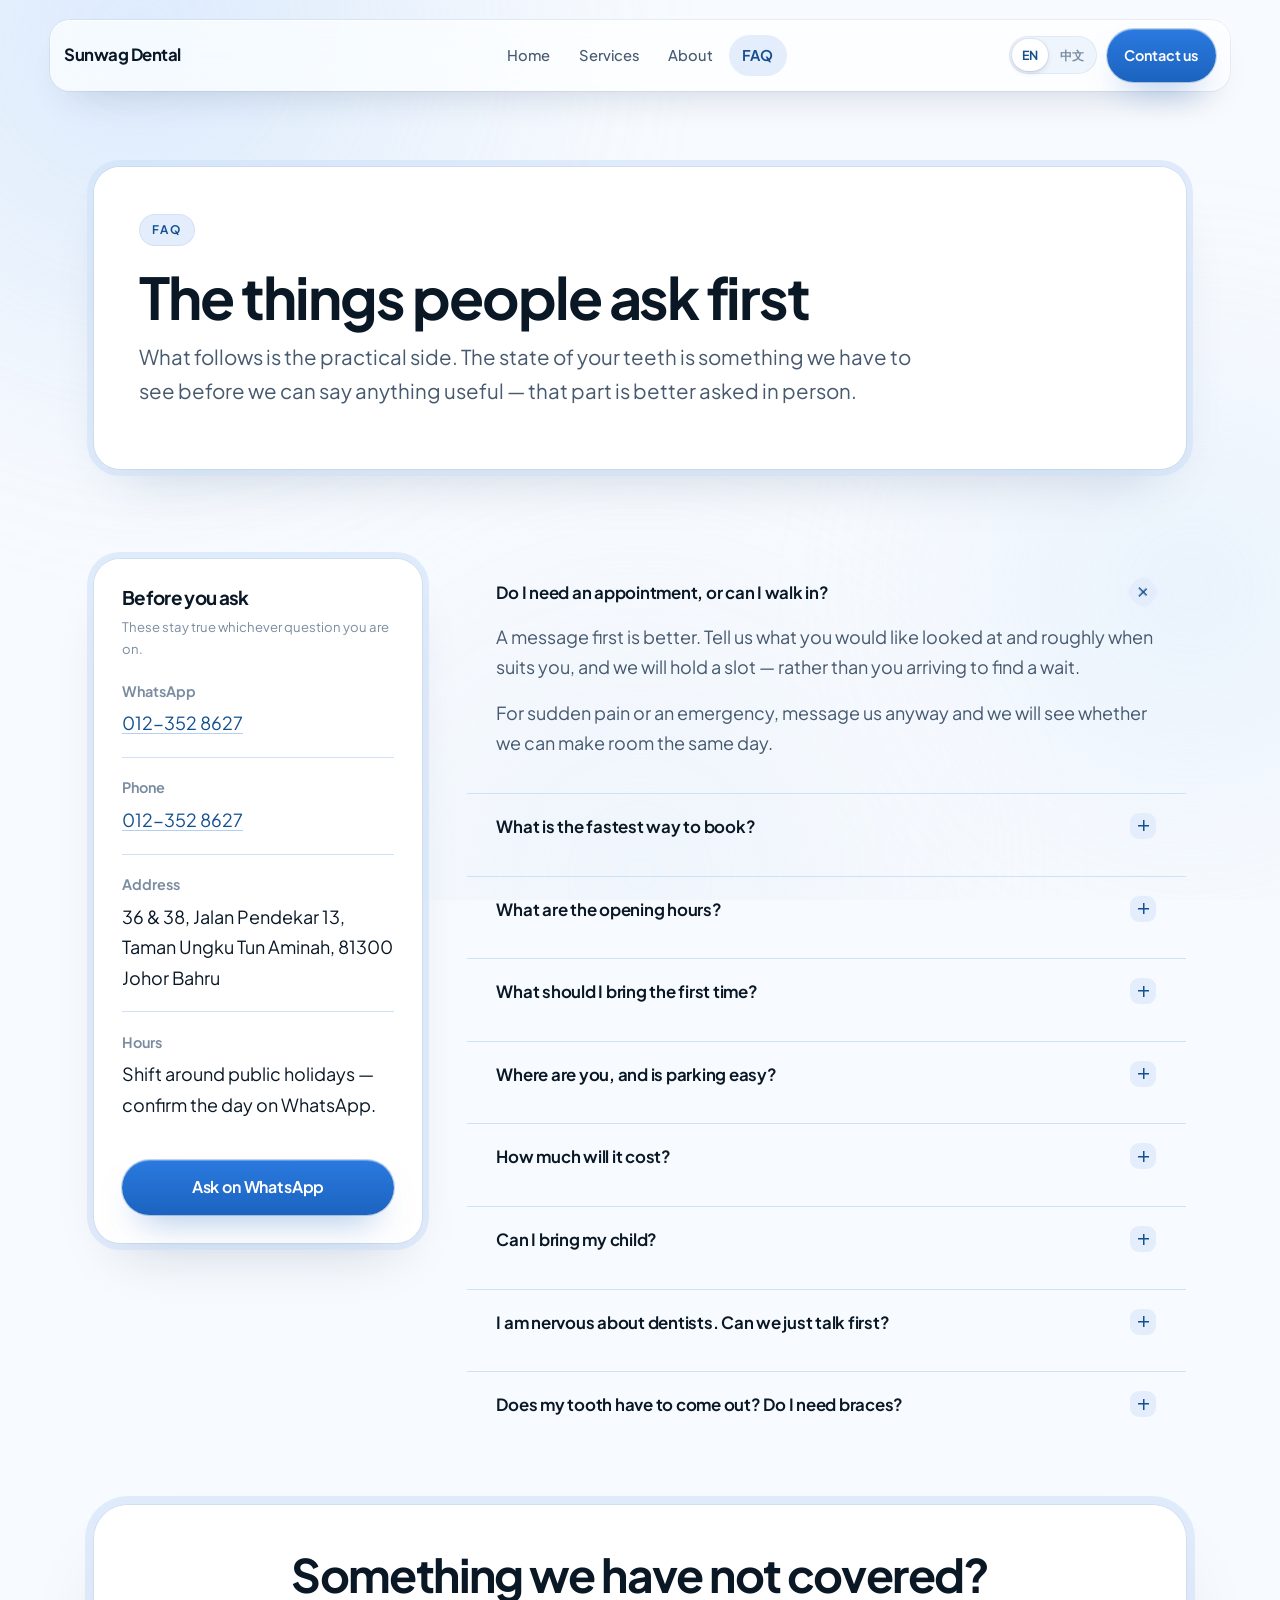
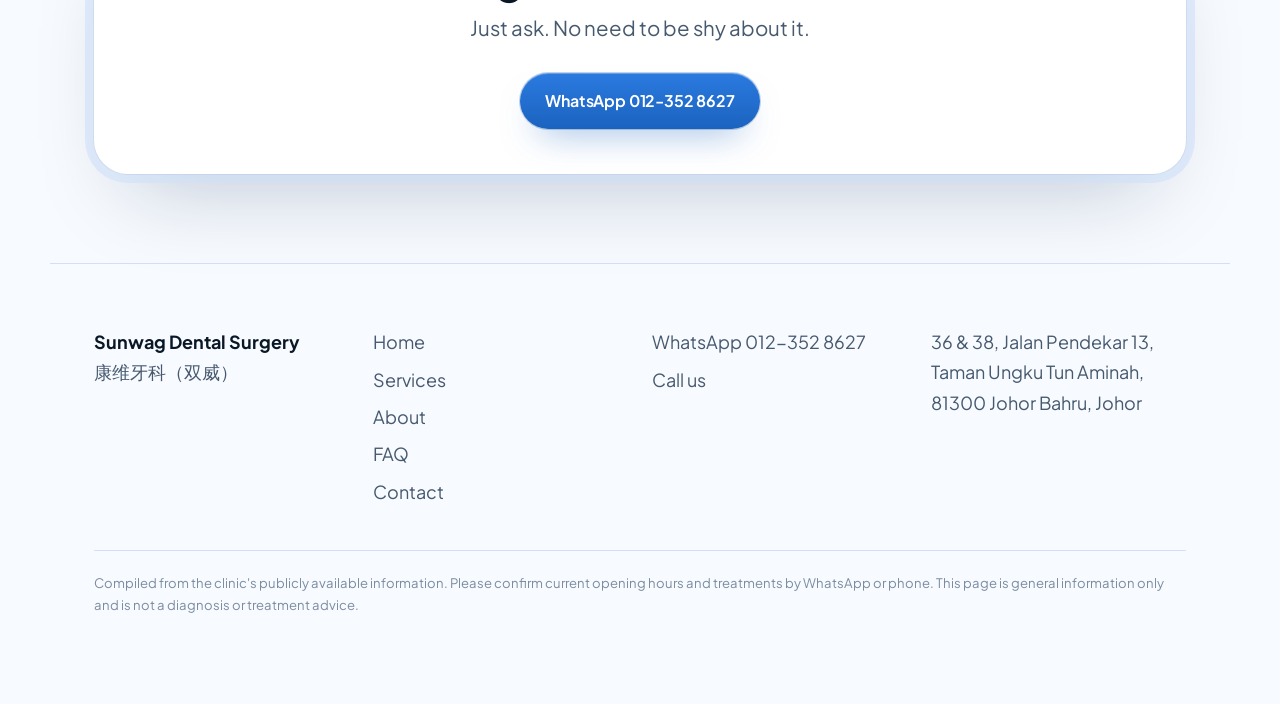
<file: faq.html>
<!doctype html>
<!--
  Sunwag Dental Surgery — FAQ
  ⚠️ This page answers logistics only — all of it can be confirmed by the clinic itself.
     Clinical questions (does this wisdom tooth have to come out, can this tooth be saved)
     are deliberately NOT answered: that is Dr Phang's clinical judgement, and answering it
     on a website turns into diagnostic advice. The clinic may supply answers later,
     but the dentist has to sign them off.
-->
<html lang="en">
  <head>
    <meta charset="utf-8" />
    <meta name="viewport" content="width=device-width, initial-scale=1" />
    <title data-zh="常见问题 | Sunwag Dental Surgery 康维牙科">
      FAQ | Sunwag Dental Surgery, Johor Bahru
    </title>
    <meta
      name="description"
      content="Common questions about Sunwag Dental Surgery: how to book, what to bring on a first visit, parking, opening hours and cost."
      data-zh-content="Sunwag Dental Surgery 康维牙科常见问题：怎么预约、第一次来要带什么、停车、看诊时间、费用。"
    />
    <meta property="og:title" content="FAQ | Sunwag Dental Surgery" />
    <meta
      property="og:description"
      content="Booking, first visits, parking and cost — the practical questions."
    />
    <meta property="og:type" content="website" />
    <link rel="preconnect" href="https://fonts.googleapis.com" />
    <link rel="preconnect" href="https://fonts.gstatic.com" crossorigin />
    <link
      rel="stylesheet"
      href="https://fonts.googleapis.com/css2?family=Plus+Jakarta+Sans:wght@400;500;600;700;800&display=swap"
    />
    <link rel="stylesheet" href="style.css" />
    <script>
      document.documentElement.classList.add("js");
    </script>
  </head>
  <body>
    <div class="wash" aria-hidden="true">
      <span></span><span></span><span></span>
    </div>

    <nav class="nav">
      <div class="nav-inner">
        <a class="brand" href="index.html">Sunwag Dental</a>

        <div class="nav-panel" id="nav-panel">
          <ul class="nav-links">
            <li>
              <a href="index.html" data-zh="首页">Home</a>
            </li>
            <li>
              <a href="services.html" data-zh="服务">Services</a>
            </li>
            <li>
              <a href="about.html" data-zh="关于">About</a>
            </li>
            <li>
              <a href="faq.html" aria-current="page" data-zh="常见问题">FAQ</a>
            </li>
          </ul>

          <div class="nav-actions">
            <div class="lang" role="group" aria-label="Language">
              <button type="button" data-lang-btn="en" aria-pressed="true">
                EN
              </button>
              <button type="button" data-lang-btn="zh" aria-pressed="false">
                中文
              </button>
            </div>
            <a
              class="btn btn-primary"
              href="contact.html"
              data-zh="联络我们"
              >Contact us</a
            >
          </div>
        </div>

        <button
          class="nav-toggle"
          type="button"
          aria-expanded="false"
          aria-controls="nav-panel"
          aria-label="Menu"
          data-zh-aria-label="菜单"
        >
          <span></span>
        </button>
      </div>
    </nav>

    <main>
      <header class="hero wrap">
        <div class="hero-card" data-reveal>
          <span class="eyebrow" data-zh="常见问题">FAQ</span>
          <h1 data-zh="来之前会想问的">The things people ask first</h1>
          <p
            class="lede"
            data-zh="这里回答的是流程上的问题。牙齿本身的状况需要看过才知道，不适合在网上判断 —— 那部分请直接来问医生。"
          >
            What follows is the practical side. The state of your teeth is
            something we have to see before we can say anything useful — that
            part is better asked in person.
          </p>
        </div>
      </header>

      <section class="wrap is-tight-below" style="padding-top: 0">
        <div class="faq-layout">
          <aside class="faq-aside">
            <div class="card" data-reveal>
              <h2 data-zh="先看这里">Before you ask</h2>
              <p
                class="tiny muted"
                data-zh="下面这几项随时有效，不用翻到底。"
              >
                These stay true whichever question you are on.
              </p>
              <ul class="rows">
                <li>
                  <span class="k" data-zh="WhatsApp">WhatsApp</span>
                  <span class="v"
                    ><a href="https://wa.me/60123528627">012-352 8627</a></span
                  >
                </li>
                <li>
                  <span class="k" data-zh="电话">Phone</span>
                  <span class="v"
                    ><a href="tel:+60123528627">012-352 8627</a></span
                  >
                </li>
                <li>
                  <span class="k" data-zh="地址">Address</span>
                  <span class="v"
                    >36 &amp; 38, Jalan Pendekar 13,<br />Taman Ungku Tun
                    Aminah, 81300 Johor Bahru</span
                  >
                </li>
                <li>
                  <span class="k" data-zh="看诊时间">Hours</span>
                  <span
                    class="v"
                    data-zh="会因公假调整，请以 WhatsApp 确认当天时间为准。"
                    >Shift around public holidays — confirm the day on
                    WhatsApp.</span
                  >
                </li>
              </ul>
              <a
                class="btn btn-primary"
                href="https://wa.me/60123528627"
                data-zh="WhatsApp 问一句"
                >Ask on WhatsApp</a
              >
            </div>
          </aside>

          <div class="faq-list">
            <details open data-reveal>
              <summary data-zh="需要先预约吗？可以直接走进来看吗？">
                Do I need an appointment, or can I walk in?
              </summary>
              <div class="answer">
                <p
                  data-zh="建议先 WhatsApp 一声。说明你想处理什么、大概什么时间方便，我们帮你安排时段，不用到了才发现要等。"
                >
                  A message first is better. Tell us what you would like looked at
                  and roughly when suits you, and we will hold a slot — rather than
                  you arriving to find a wait.
                </p>
                <p
                  data-zh="临时的牙痛或紧急状况也请先传讯息，我们看当天能不能挪出时间。"
                >
                  For sudden pain or an emergency, message us anyway and we will see
                  whether we can make room the same day.
                </p>
              </div>
            </details>

            <details data-reveal>
              <summary data-zh="怎么预约最快？">
                What is the fastest way to book?
              </summary>
              <div class="answer">
                <p
                  data-zh='WhatsApp <a href="https://wa.me/60123528627">012-352 8627</a> 是最快的方式，讯息可以随时传，我们看到会回。'
                >
                  WhatsApp <a href="https://wa.me/60123528627">012-352 8627</a>. You
                  can send a message at any hour and we will reply when we see it.
                </p>
                <p
                  data-zh='不方便打字的话，也可以直接<a href="tel:+60123528627">拨打电话</a>。'
                >
                  If typing is inconvenient,
                  <a href="tel:+60123528627">call the same number</a>.
                </p>
              </div>
            </details>

            <details data-reveal>
              <summary data-zh="看诊时间是几点到几点？">
                What are the opening hours?
              </summary>
              <div class="answer">
                <p
                  data-zh="时间会因为公假和临时状况调整，为了避免你白跑一趟，请以 WhatsApp 确认当天的时间为准。"
                >
                  Hours shift around public holidays and the occasional unexpected
                  day, so please treat WhatsApp as the source of truth rather than
                  risk a wasted trip.
                </p>
                <p data-zh="传一句「今天几点有空？」就可以。">
                  "What time are you open today?" is enough.
                </p>
              </div>
            </details>

            <details data-reveal>
              <summary data-zh="第一次来要带什么？">
                What should I bring the first time?
              </summary>
              <div class="answer">
                <p
                  data-zh="带身份证件就可以。如果之前在别的诊所拍过 X 光片、做过治疗，或正在服用固定的药物，也一起告诉我们 —— 这些会影响接下来怎么处理。"
                >
                  Identification is enough. If you have had X-rays or treatment
                  elsewhere, or you take medication regularly, tell us — it changes
                  how we proceed.
                </p>
              </div>
            </details>

            <details data-reveal>
              <summary data-zh="诊所在哪里？好停车吗？">
                Where are you, and is parking easy?
              </summary>
              <div class="answer">
                <p
                  data-zh="36 &amp; 38, Jalan Pendekar 13, Taman Ungku Tun Aminah, 81300 Johor Bahru。店面前有停车位。"
                >
                  36 &amp; 38, Jalan Pendekar 13, Taman Ungku Tun Aminah, 81300
                  Johor Bahru. There are parking spaces directly in front of the
                  shop.
                </p>
                <p data-zh='地图和导航链接在<a href="contact.html">联络页</a>。'>
                  The map and directions are on the
                  <a href="contact.html">contact page</a>.
                </p>
              </div>
            </details>

            <details data-reveal>
              <summary data-zh="费用怎么算？">How much will it cost?</summary>
              <div class="answer">
                <p
                  data-zh="视实际状况而定，同样一颗牙的处理方式不同，费用也不一样。检查之后我们会先告诉你需要做什么、大概多少钱，你同意了再开始。"
                >
                  It depends on the situation — the same tooth can be treated in
                  several ways at different costs. After the examination we tell you
                  what is needed and roughly what it comes to, and nothing starts
                  until you agree.
                </p>
                <p
                  data-zh="想先有个概念，可以 WhatsApp 说明情况，我们尽量给你一个范围。"
                >
                  If you would like a rough idea beforehand, describe it on WhatsApp
                  and we will try to give you a range.
                </p>
              </div>
            </details>

            <details data-reveal>
              <summary data-zh="可以带小孩来看吗？">Can I bring my child?</summary>
              <div class="answer">
                <p
                  data-zh="可以。先 WhatsApp 说明孩子的年龄和想处理的问题，我们会安排比较合适的时段 —— 孩子第一次看牙，不排在人多的时候会好一些。"
                >
                  Yes. Message us with their age and what needs looking at, and we
                  will pick a suitable time — a child's first dental visit goes
                  better when the clinic is quiet.
                </p>
              </div>
            </details>

            <details data-reveal>
              <summary data-zh="我很怕看牙医，可以先聊聊吗？">
                I am nervous about dentists. Can we just talk first?
              </summary>
              <div class="answer">
                <p
                  data-zh="可以，而且这样反而好办。先用 WhatsApp 说你担心什么，来了之后也可以先只做检查、不做任何处理，听完说明再决定要不要继续。"
                >
                  Yes, and it usually makes things easier. Tell us on WhatsApp what
                  worries you. You can also come in for the examination alone, hear
                  what we found, and decide afterwards whether to go further.
                </p>
              </div>
            </details>

            <details data-reveal>
              <summary data-zh="我的牙一定要拔吗 / 我需要矫正吗？">
                Does my tooth have to come out? Do I need braces?
              </summary>
              <div class="answer">
                <p
                  data-zh="这个真的要看过才知道，隔着网络判断不负责任。同样是智齿，长的角度不同、有没有压到旁边的牙，处理方式就完全不一样。"
                >
                  Honestly, we have to see it. Answering that over the internet
                  would not be responsible — two wisdom teeth can sit at different
                  angles, one pressing on its neighbour and one not, and the answer
                  changes completely.
                </p>
                <p
                  data-zh="先来做检查，看清楚之后我们会把有哪些选择、各自的差别讲给你听，再由你决定。"
                >
                  Come in for an examination. Once we can see it properly we will
                  lay out the options and the differences between them, and you
                  decide.
                </p>
              </div>
            </details>
          </div>
        </div>
      </section>

      <section class="wrap is-tight-above is-tight-below">
        <div class="hero-card panel-lg" style="text-align: center" data-reveal>
          <h2 data-zh="还有别的问题？">Something we have not covered?</h2>
          <p
            class="lede"
            style="margin-inline: auto"
            data-zh="直接问就好，不用客气。"
          >
            Just ask. No need to be shy about it.
          </p>
          <div class="btn-row" style="justify-content: center">
            <a class="btn btn-primary" href="https://wa.me/60123528627"
              >WhatsApp 012-352 8627</a
            >
          </div>
        </div>
      </section>
    </main>

    <footer class="wrap">
      <div class="cols">
        <div>
          <strong>Sunwag Dental Surgery</strong><br />
          <span class="muted">康维牙科（双威）</span>
        </div>
        <div>
          <ul>
            <li><a href="index.html" data-zh="首页">Home</a></li>
            <li><a href="services.html" data-zh="服务">Services</a></li>
            <li><a href="about.html" data-zh="关于">About</a></li>
            <li><a href="faq.html" data-zh="常见问题">FAQ</a></li>
            <li><a href="contact.html" data-zh="联络">Contact</a></li>
          </ul>
        </div>
        <div>
          <ul>
            <li>
              <a href="https://wa.me/60123528627">WhatsApp 012-352 8627</a>
            </li>
            <li><a href="tel:+60123528627" data-zh="拨打电话">Call us</a></li>
          </ul>
        </div>
        <div class="muted">
          36 &amp; 38, Jalan Pendekar 13,<br />
          Taman Ungku Tun Aminah,<br />
          81300 Johor Bahru, Johor
        </div>
      </div>
      <p
        class="tiny note"
        data-zh="资料整理自商家公开资讯，最新营业时间与服务项目请以 WhatsApp 或电话确认为准。本页内容仅供参考，不构成诊断或治疗建议。"
      >
        Compiled from the clinic's publicly available information. Please
        confirm current opening hours and treatments by WhatsApp or phone. This
        page is general information only and is not a diagnosis or treatment
        advice.
      </p>
    </footer>

    <div class="dock">
      <a
        class="btn btn-primary"
        href="https://wa.me/60123528627"
        data-zh="WhatsApp 预约"
        >Book on WhatsApp</a
      >
    </div>

    <script src="i18n.js"></script>
    <script src="reveal.js"></script>
    <script src="nav.js"></script>
  </body>
</html>
</file>
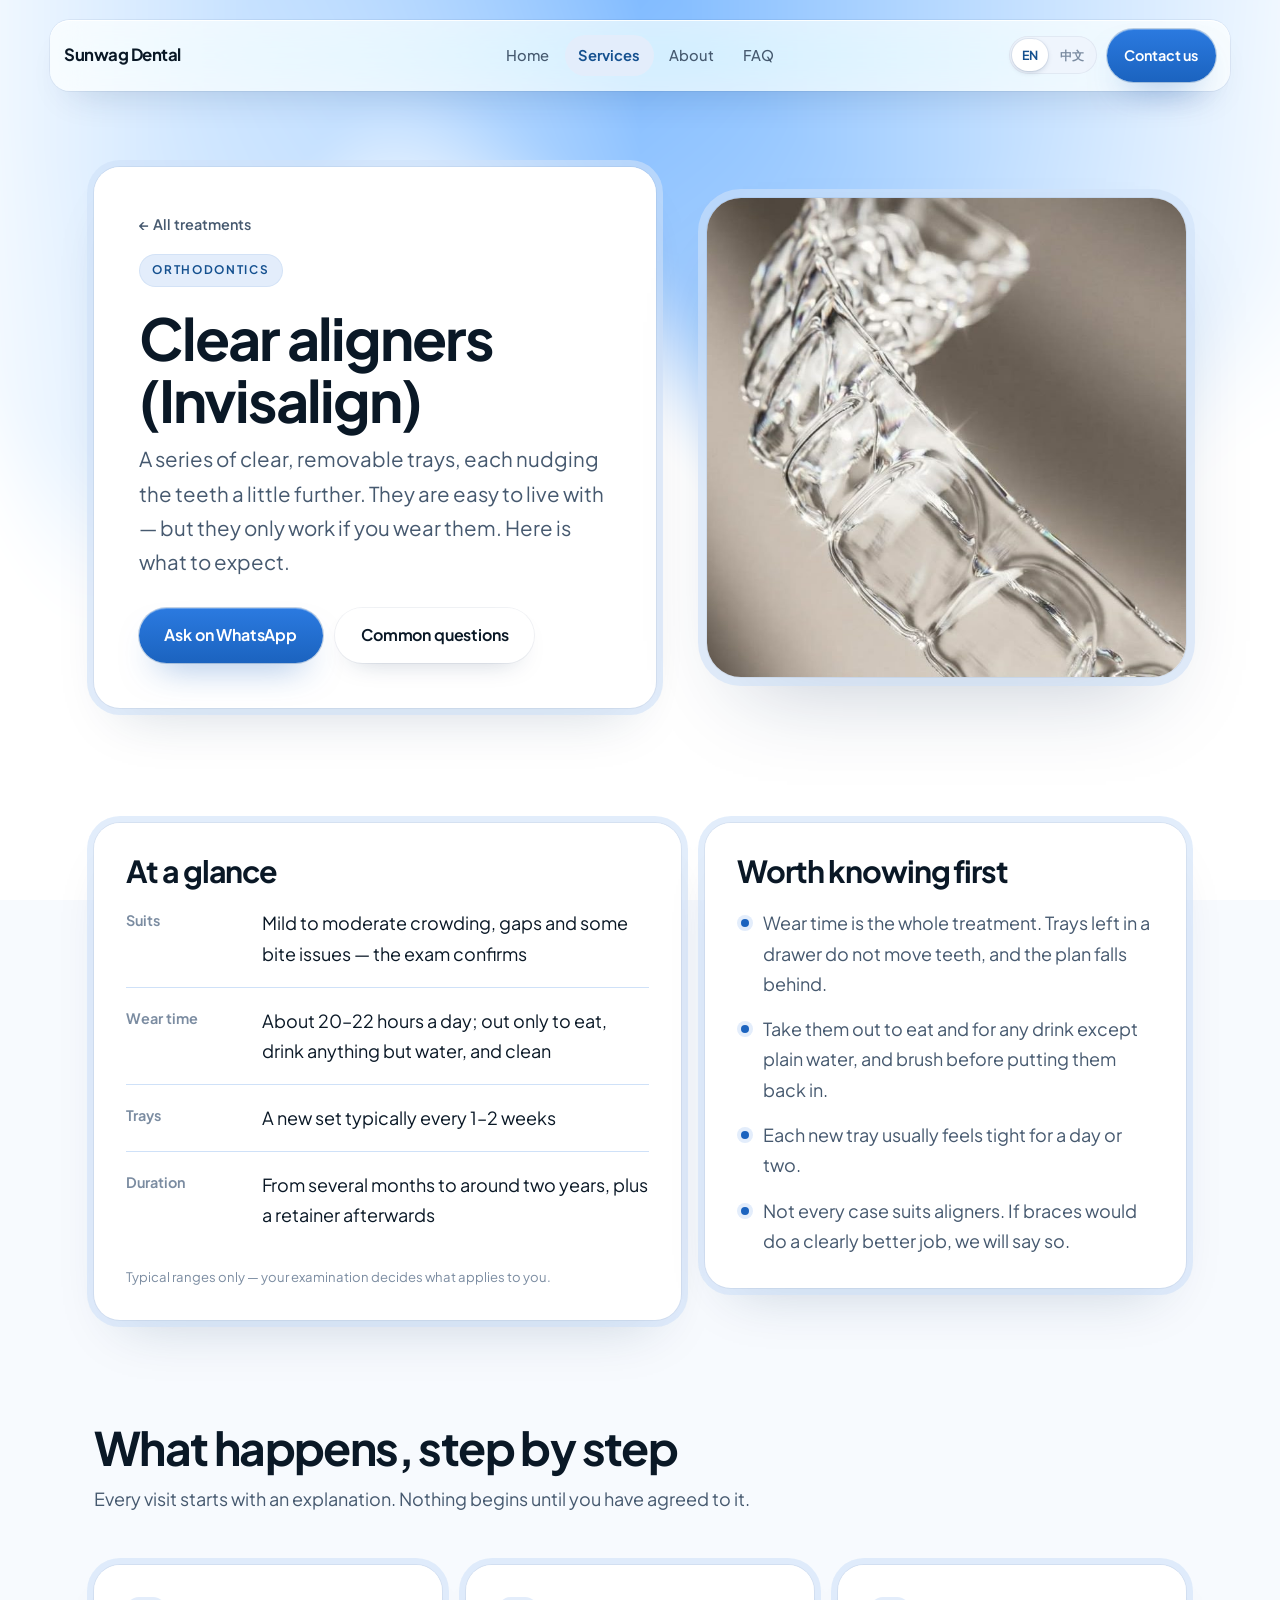
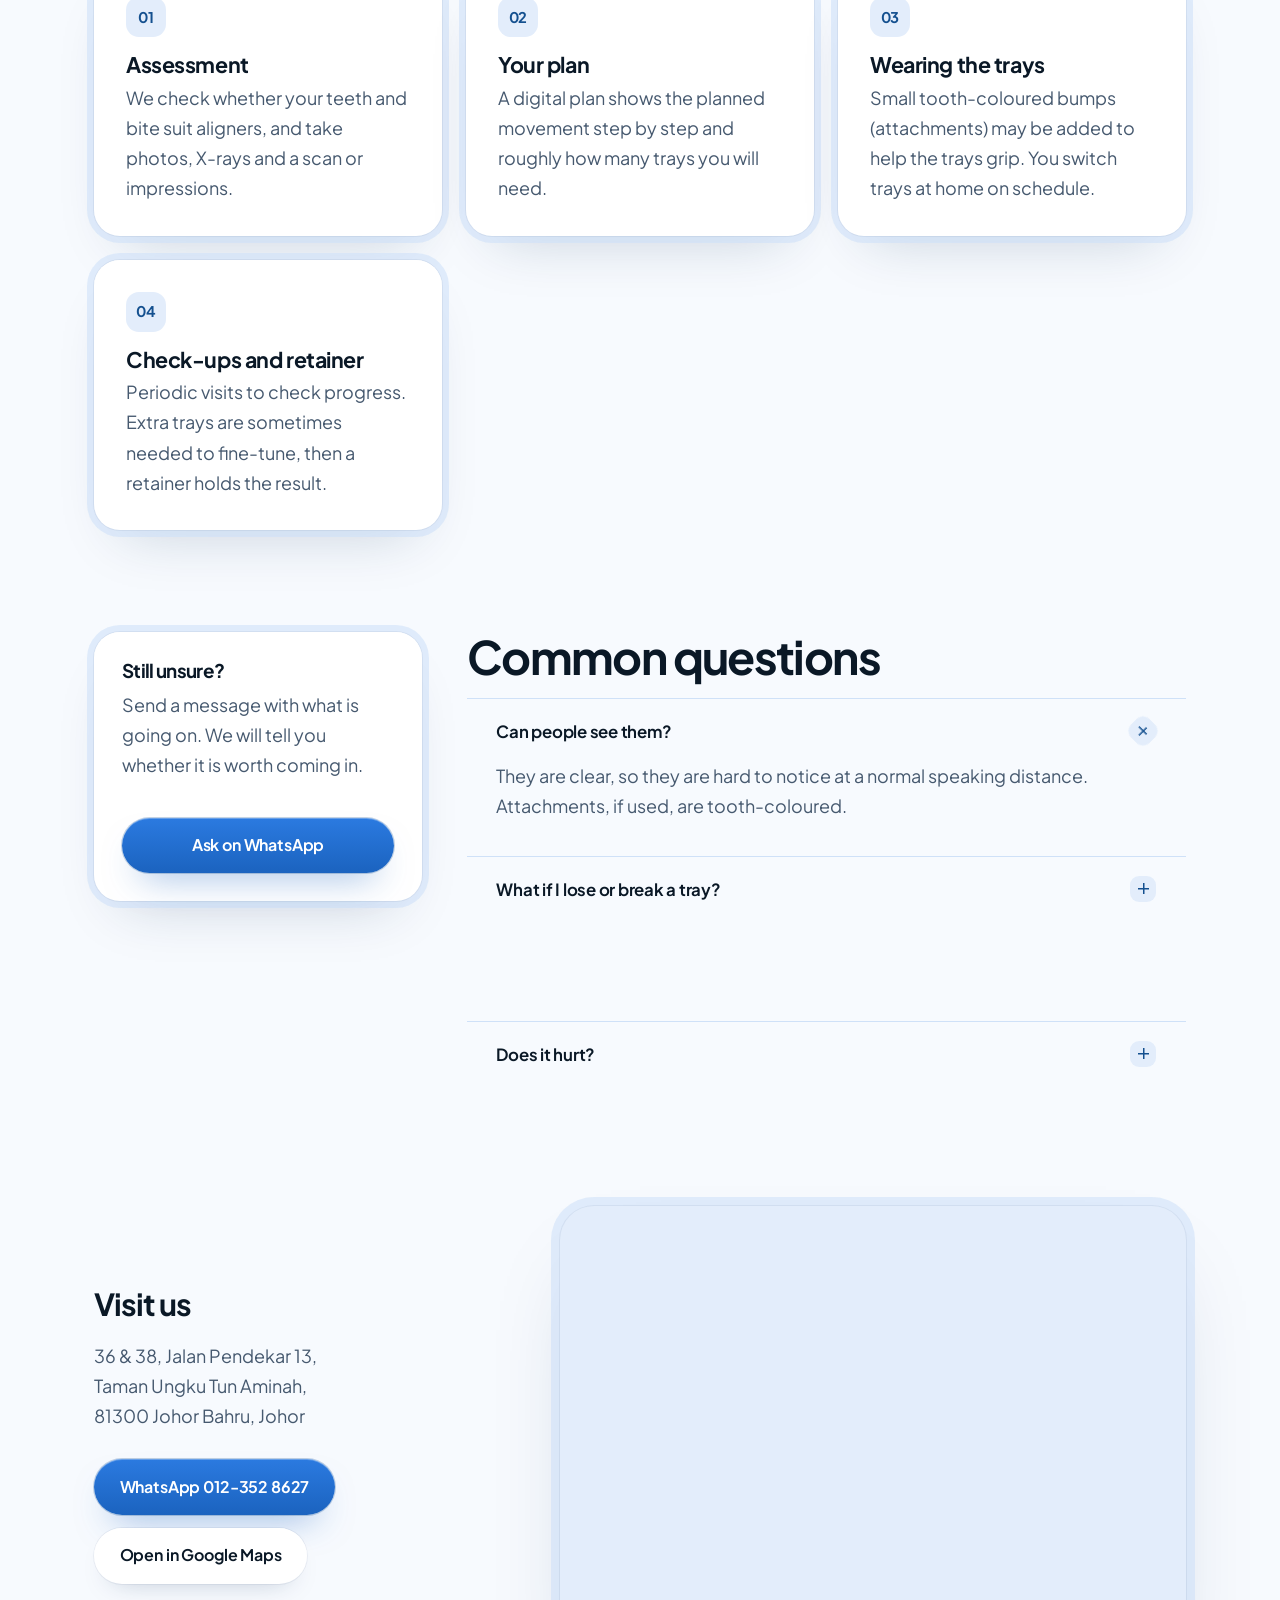
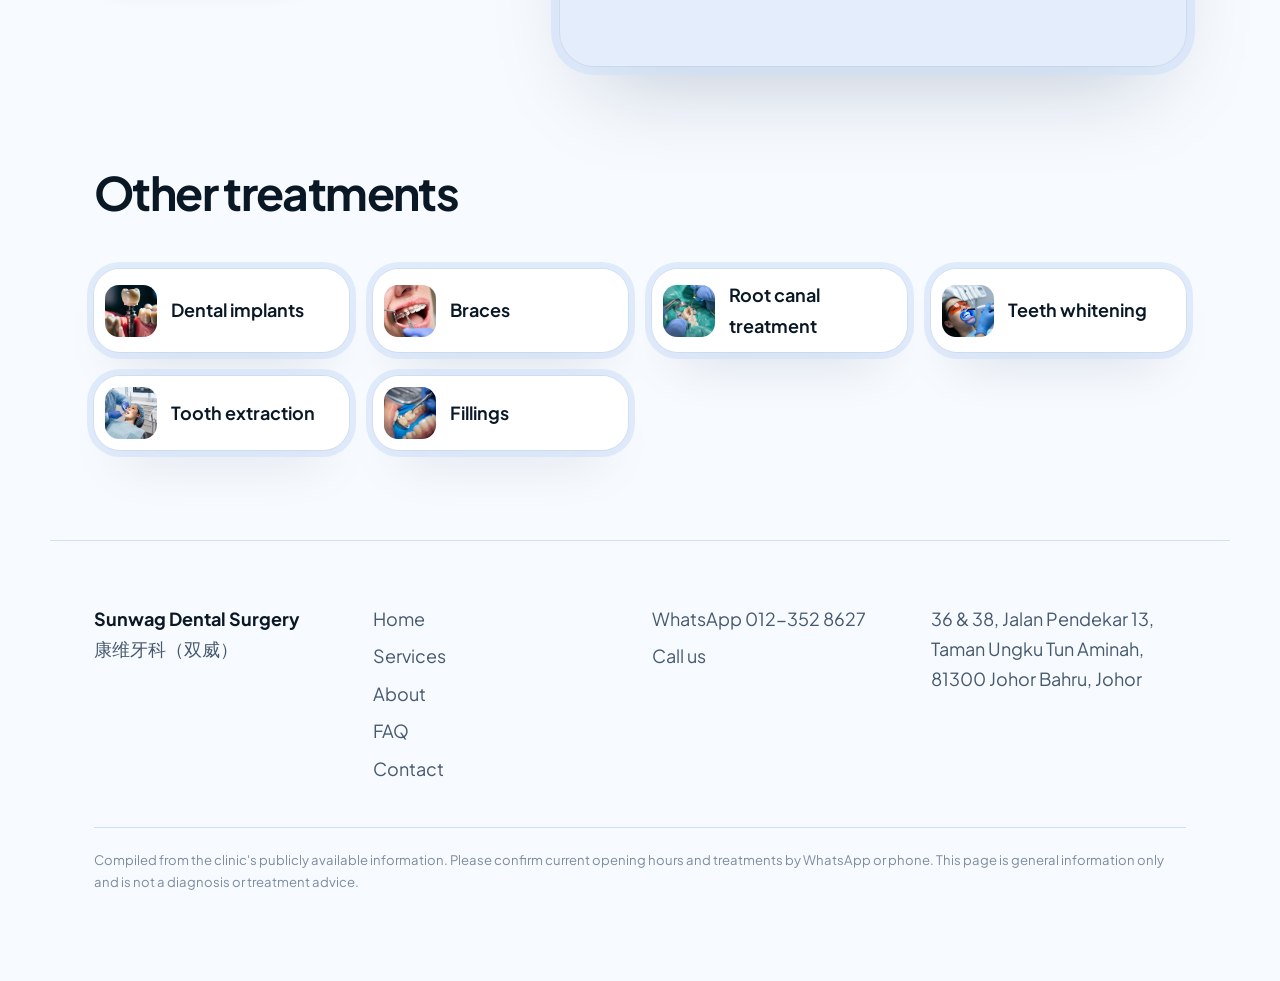
<file: service-aligners.html>
<!doctype html>
<!--
  Sunwag Dental Surgery — Clear aligners (Invisalign) (service detail page)
  Generated 2026-09-14 from the services list; hand-edit freely from here on.
  ⚠️ General patient information only. The clinic has NOT confirmed that it offers this
     treatment or reviewed this text. No prices, no testimonials, no promises
     (MDC advertising rules). Durations are typical ranges, not clinic commitments.
-->
<html lang="en">
  <head>
    <meta charset="utf-8" />
    <meta name="viewport" content="width=device-width, initial-scale=1" />
    <title data-zh="隐形牙套（隐适美） | Sunwag Dental Surgery 康维牙科">
      Clear aligners (Invisalign) | Sunwag Dental Surgery, Johor Bahru
    </title>
    <meta
      name="description"
      content="A series of clear, removable trays, each nudging the teeth a little further. They are easy to live with — but they only work if you wear them. Here is what to expect."
      data-zh-content="一系列透明、可自行取下的牙套，每一副把牙齿再推动一点。日常很方便，但前提是你真的戴着。下面说明需要注意什么。"
    />
    <meta property="og:title" content="Clear aligners (Invisalign) | Sunwag Dental Surgery" />
    <meta property="og:description" content="A series of clear, removable trays, each nudging the teeth a little further. They are easy to live with — but they only work if you wear them. Here is what to expect." />
    <meta property="og:type" content="website" />
    <link rel="preconnect" href="https://fonts.googleapis.com" />
    <link rel="preconnect" href="https://fonts.gstatic.com" crossorigin />
    <link
      rel="stylesheet"
      href="https://fonts.googleapis.com/css2?family=Plus+Jakarta+Sans:wght@400;500;600;700;800&display=swap"
    />
    <link rel="stylesheet" href="style.css" />
    <script>
      document.documentElement.classList.add("js");
    </script>
  </head>
  <body>
    <div class="wash" aria-hidden="true">
      <span></span><span></span><span></span>
      <!-- 极光背景。参数全在 data-* 上，改数值不用碰 aurora.js。
           说明见 aurora.js 顶部；调参对照 reactbits.dev/backgrounds/aurora。

           配色跟首页的 Scanner 守同一套硬规矩：背景不许进强调色
           （--blue #1b63bf）的色域，必须留在 --sky-* 那一族。

           lightMode 里 chroma 会被峰值通道归一化，所以传饱和色会被拉到
           全饱和。#BFD8F4 实测下来是 35%，跟首页 Scanner 的 36% 基本持平 ——
           两页背景效果不同，但视觉重量一致。
           三个色标沿 uv.x 横向排列；A-B-A 读起来是中间一条光带。 -->
      <canvas
        class="aurora"
        data-color1="#D0D6DC"
        data-color2="#628DBC"
        data-color3="#D0D6DC"
        data-amplitude="1"
        data-blend="0.3"
        data-speed="0.55"
        data-opacity="1"
      ></canvas>
    </div>

    <nav class="nav">
      <div class="nav-inner">
        <a class="brand" href="index.html">Sunwag Dental</a>

        <div class="nav-panel" id="nav-panel">
          <ul class="nav-links">
            <li>
              <a href="index.html" data-zh="首页">Home</a>
            </li>
            <li>
              <a href="services.html" aria-current="page" data-zh="服务"
                >Services</a
              >
            </li>
            <li>
              <a href="about.html" data-zh="关于">About</a>
            </li>
            <li>
              <a href="faq.html" data-zh="常见问题">FAQ</a>
            </li>
          </ul>

          <div class="nav-actions">
            <div class="lang" role="group" aria-label="Language">
              <button type="button" data-lang-btn="en" aria-pressed="true">
                EN
              </button>
              <button type="button" data-lang-btn="zh" aria-pressed="false">
                中文
              </button>
            </div>
            <a class="btn btn-primary" href="contact.html" data-zh="联络我们"
              >Contact us</a
            >
          </div>
        </div>

        <button
          class="nav-toggle"
          type="button"
          aria-expanded="false"
          aria-controls="nav-panel"
          aria-label="Menu"
          data-zh-aria-label="菜单"
        >
          <span></span>
        </button>
      </div>
    </nav>

    <main>
      <header class="hero wrap svc-hero">
        <div class="split">
          <div class="hero-card" data-reveal>
            <a class="crumb" href="services.html" data-zh="← 全部服务">← All treatments</a>
            <span class="eyebrow" data-zh="矫正">Orthodontics</span>
            <h1 data-zh="隐形牙套（隐适美）">Clear aligners (Invisalign)</h1>
            <p class="lede" data-zh="一系列透明、可自行取下的牙套，每一副把牙齿再推动一点。日常很方便，但前提是你真的戴着。下面说明需要注意什么。">A series of clear, removable trays, each nudging the teeth a little further. They are easy to live with — but they only work if you wear them. Here is what to expect.</p>
            <div class="btn-row">
              <a class="btn btn-primary" href="https://wa.me/60123528627" data-zh="WhatsApp 询问">Ask on WhatsApp</a>
              <a class="btn btn-ghost" href="#faq" data-zh="常见问题">Common questions</a>
            </div>
          </div>
          <figure class="shot" data-reveal style="margin: 0; --d: 120ms">
            <img
              src="images/aligner.jpg"
              alt="A clear aligner tray on a grey background"
              data-zh-alt="灰色背景上的一副透明隐形牙套"
              decoding="async"
            />
          </figure>
        </div>
      </header>

      <section class="wrap is-tight-above">
        <div class="svc-detail">
          <div class="card svc-glance" data-reveal>
            <h2 data-zh="重点整理">At a glance</h2>
            <ul class="rows">
              <li>
                <span class="k" data-zh="适合">Suits</span>
                <span class="v" data-zh="轻度到中度的拥挤、牙缝及部分咬合问题，需检查确认">Mild to moderate crowding, gaps and some bite issues — the exam confirms</span>
              </li>
              <li>
                <span class="k" data-zh="佩戴时间">Wear time</span>
                <span class="v" data-zh="每天约 20–22 小时，只在吃东西、喝水以外的饮料和清洁时取下">About 20–22 hours a day; out only to eat, drink anything but water, and clean</span>
              </li>
              <li>
                <span class="k" data-zh="更换">Trays</span>
                <span class="v" data-zh="通常每 1–2 周换一副">A new set typically every 1–2 weeks</span>
              </li>
              <li>
                <span class="k" data-zh="疗程">Duration</span>
                <span class="v" data-zh="从几个月到两年左右不等，结束后需戴保持器">From several months to around two years, plus a retainer afterwards</span>
              </li>
            </ul>
            <p class="tiny" data-zh="以上为一般情况，实际以检查结果为准。">Typical ranges only — your examination decides what applies to you.</p>
          </div>
          <div class="card svc-know" data-reveal style="--d: 100ms">
            <h2 data-zh="开始前值得知道的事">Worth knowing first</h2>
            <ul class="svc-bullets">
              <li data-zh="佩戴时间就是疗效。放在盒子里的牙套不会移动牙齿，进度会落后。">Wear time is the whole treatment. Trays left in a drawer do not move teeth, and the plan falls behind.</li>
              <li data-zh="吃东西、喝白开水以外的饮料都要取下，刷完牙再戴回去。">Take them out to eat and for any drink except plain water, and brush before putting them back in.</li>
              <li data-zh="每换一副新牙套，头一两天通常会觉得紧。">Each new tray usually feels tight for a day or two.</li>
              <li data-zh="不是每种情况都适合隐形牙套。如果固定牙套效果明显更好，我们会直说。">Not every case suits aligners. If braces would do a clearly better job, we will say so.</li>
            </ul>
          </div>
        </div>
      </section>

      <section class="wrap">
        <div class="section-head" data-reveal>
          <h2 data-zh="治疗过程">What happens, step by step</h2>
          <p class="muted" data-zh="每一步开始前都会先说明，你同意了才会进行。">Every visit starts with an explanation. Nothing begins until you have agreed to it.</p>
        </div>
        <div class="grid">
          <article class="card" data-reveal style="--d: 0ms">
            <div class="card-num">01</div>
            <h3 data-zh="检查评估">Assessment</h3>
            <p class="muted" data-zh="检查牙齿与咬合适不适合用隐形牙套，并拍照、拍 X 光、取模或扫描。">We check whether your teeth and bite suit aligners, and take photos, X-rays and a scan or impressions.</p>
          </article>
          <article class="card" data-reveal style="--d: 80ms">
            <div class="card-num">02</div>
            <h3 data-zh="看方案">Your plan</h3>
            <p class="muted" data-zh="用数字方案逐步展示牙齿预计怎么移动，以及大概需要几副牙套。">A digital plan shows the planned movement step by step and roughly how many trays you will need.</p>
          </article>
          <article class="card" data-reveal style="--d: 160ms">
            <div class="card-num">03</div>
            <h3 data-zh="开始佩戴">Wearing the trays</h3>
            <p class="muted" data-zh="有时会在牙面加上小小的牙色凸点（附件）帮助牙套施力，之后按时间在家更换牙套。">Small tooth-coloured bumps (attachments) may be added to help the trays grip. You switch trays at home on schedule.</p>
          </article>
          <article class="card" data-reveal style="--d: 240ms">
            <div class="card-num">04</div>
            <h3 data-zh="复诊与保持">Check-ups and retainer</h3>
            <p class="muted" data-zh="定期回诊确认进度。有时需要追加几副微调，最后戴保持器维持效果。">Periodic visits to check progress. Extra trays are sometimes needed to fine-tune, then a retainer holds the result.</p>
          </article>
        </div>
      </section>

      <section class="wrap" id="faq">
        <div class="faq-layout">
          <aside class="faq-aside">
            <div class="card" data-reveal>
              <h2 data-zh="还有疑问？">Still unsure?</h2>
              <p class="muted" data-zh="把情况用讯息说一说，我们会告诉你需不需要来一趟。">Send a message with what is going on. We will tell you whether it is worth coming in.</p>
              <a class="btn btn-primary" href="https://wa.me/60123528627" data-zh="WhatsApp 询问">Ask on WhatsApp</a>
            </div>
          </aside>
          <div class="faq-list">
            <div class="section-head" data-reveal style="margin-bottom: 1rem">
              <h2 data-zh="常见问题">Common questions</h2>
            </div>
            <details open data-reveal>
              <summary data-zh="别人看得出来吗？">Can people see them?</summary>
              <div class="answer">
                <p data-zh="牙套是透明的，正常说话距离下不太容易被发现。附件也是牙色的。">They are clear, so they are hard to notice at a normal speaking distance. Attachments, if used, are tooth-coloured.</p>
              </div>
            </details>
            <details data-reveal>
              <summary data-zh="牙套弄丢或弄坏怎么办？">What if I lose or break a tray?</summary>
              <div class="answer">
                <p data-zh="先传讯息给我们。通常可以先戴下一副或上一副，等补做好再换。">Message us. Often you can move on to the next tray or go back to the previous one until a replacement is sorted.</p>
              </div>
            </details>
            <details data-reveal>
              <summary data-zh="会比传统牙套快吗？">Is it faster than braces?</summary>
              <div class="answer">
                <p data-zh="不一定。要看需要移动多少，而隐形牙套还要看你是否按时佩戴。">Not necessarily. It depends on how much movement is needed and, with aligners, on how consistently they are worn.</p>
              </div>
            </details>
            <details data-reveal>
              <summary data-zh="会痛吗？">Does it hurt?</summary>
              <div class="answer">
                <p data-zh="多数人在换新牙套后的一两天会感到压力或轻微酸痛，很快就会缓解。">Most people feel pressure or mild soreness for a day or two after switching trays, which settles quickly.</p>
              </div>
            </details>
          </div>
        </div>
      </section>

      <section class="wrap">
        <div class="svc-visit">
          <div data-reveal>
            <h2 data-zh="来诊所">Visit us</h2>
            <p class="muted">
              36 &amp; 38, Jalan Pendekar 13,<br />
              Taman Ungku Tun Aminah,<br />
              81300 Johor Bahru, Johor
            </p>
            <div class="btn-row">
              <a class="btn btn-primary" href="https://wa.me/60123528627">WhatsApp 012-352 8627</a>
              <a
                class="btn btn-ghost"
                href="https://www.google.com/maps/dir/?api=1&amp;destination=36%20%26%2038%2C%20Jalan%20Pendekar%2013%2C%20Taman%20Ungku%20Tun%20Aminah%2C%2081300%20Johor%20Bahru%2C%20Johor"
                data-zh="Google Maps 导航"
                >Open in Google Maps</a
              >
            </div>
          </div>
          <div class="map" data-reveal style="--d: 120ms">
            <iframe
              src="https://www.google.com/maps?q=36%20%26%2038%2C%20Jalan%20Pendekar%2013%2C%20Taman%20Ungku%20Tun%20Aminah%2C%2081300%20Johor%20Bahru%2C%20Johor&amp;output=embed"
              title="Map showing Sunwag Dental Surgery"
              data-zh-aria-label="Sunwag Dental Surgery 地图"
              loading="lazy"
              referrerpolicy="no-referrer-when-downgrade"
            ></iframe>
          </div>
        </div>
      </section>

      <section class="wrap is-tight-below">
        <div class="section-head" data-reveal>
          <h2 data-zh="其他服务">Other treatments</h2>
        </div>
        <div class="svc-others">
          <a class="card svc-other" href="service-implants.html" data-reveal>
            <img src="images/implant.jpg" alt="" loading="lazy" decoding="async" />
            <span data-zh="植牙">Dental implants</span>
          </a>
          <a class="card svc-other" href="service-braces.html" data-reveal>
            <img src="images/ortho2.jpg" alt="" loading="lazy" decoding="async" />
            <span data-zh="牙齿矫正（牙套）">Braces</span>
          </a>
          <a class="card svc-other" href="service-root-canal.html" data-reveal>
            <img src="images/rootcanal-photo.jpg" alt="" loading="lazy" decoding="async" />
            <span data-zh="根管治疗">Root canal treatment</span>
          </a>
          <a class="card svc-other" href="service-whitening.html" data-reveal>
            <img src="images/whitening-photo.jpg" alt="" loading="lazy" decoding="async" />
            <span data-zh="牙齿美白">Teeth whitening</span>
          </a>
          <a class="card svc-other" href="service-extraction.html" data-reveal>
            <img src="images/extraction-photo.jpg" alt="" loading="lazy" decoding="async" />
            <span data-zh="拔牙">Tooth extraction</span>
          </a>
          <a class="card svc-other" href="service-fillings.html" data-reveal>
            <img src="images/filling.jpg" alt="" loading="lazy" decoding="async" />
            <span data-zh="蛀牙填补">Fillings</span>
          </a>
        </div>
      </section>
    </main>

    <footer class="wrap">
      <div class="cols">
        <div>
          <strong>Sunwag Dental Surgery</strong><br />
          <span class="muted">康维牙科（双威）</span>
        </div>
        <div>
          <ul>
            <li><a href="index.html" data-zh="首页">Home</a></li>
            <li><a href="services.html" data-zh="服务">Services</a></li>
            <li><a href="about.html" data-zh="关于">About</a></li>
            <li><a href="faq.html" data-zh="常见问题">FAQ</a></li>
            <li><a href="contact.html" data-zh="联络">Contact</a></li>
          </ul>
        </div>
        <div>
          <ul>
            <li>
              <a href="https://wa.me/60123528627">WhatsApp 012-352 8627</a>
            </li>
            <li><a href="tel:+60123528627" data-zh="拨打电话">Call us</a></li>
          </ul>
        </div>
        <div class="muted">
          36 &amp; 38, Jalan Pendekar 13,<br />
          Taman Ungku Tun Aminah,<br />
          81300 Johor Bahru, Johor
        </div>
      </div>
      <p
        class="tiny note"
        data-zh="资料整理自商家公开资讯，最新营业时间与服务项目请以 WhatsApp 或电话确认为准。本页内容仅供参考，不构成诊断或治疗建议。"
      >
        Compiled from the clinic's publicly available information. Please
        confirm current opening hours and treatments by WhatsApp or phone. This
        page is general information only and is not a diagnosis or treatment
        advice.
      </p>
    </footer>

    <div class="dock">
      <a
        class="btn btn-primary"
        href="https://wa.me/60123528627"
        data-zh="WhatsApp 预约"
        >Book on WhatsApp</a
      >
    </div>

    <script src="i18n.js"></script>
    <script src="reveal.js"></script>
    <script src="nav.js"></script>
    <script src="aurora.js"></script>
  </body>
</html>
</file>
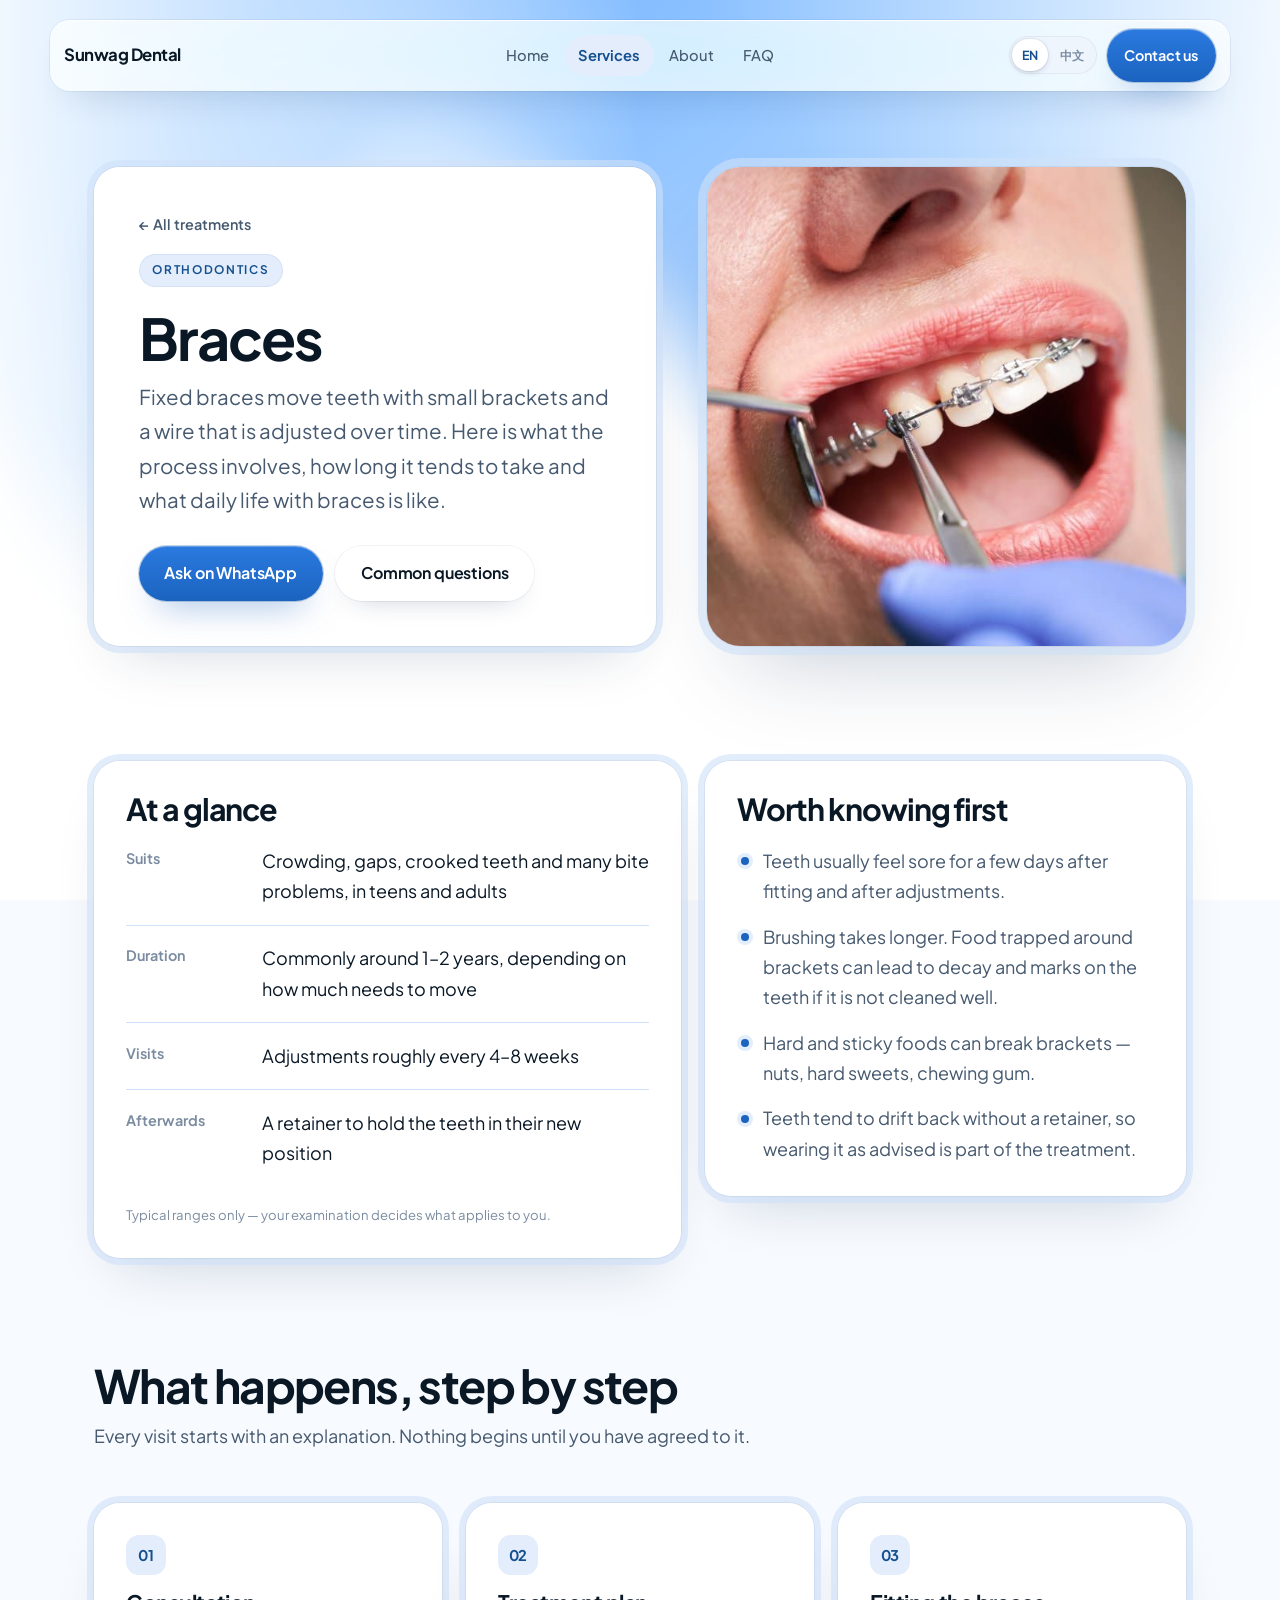
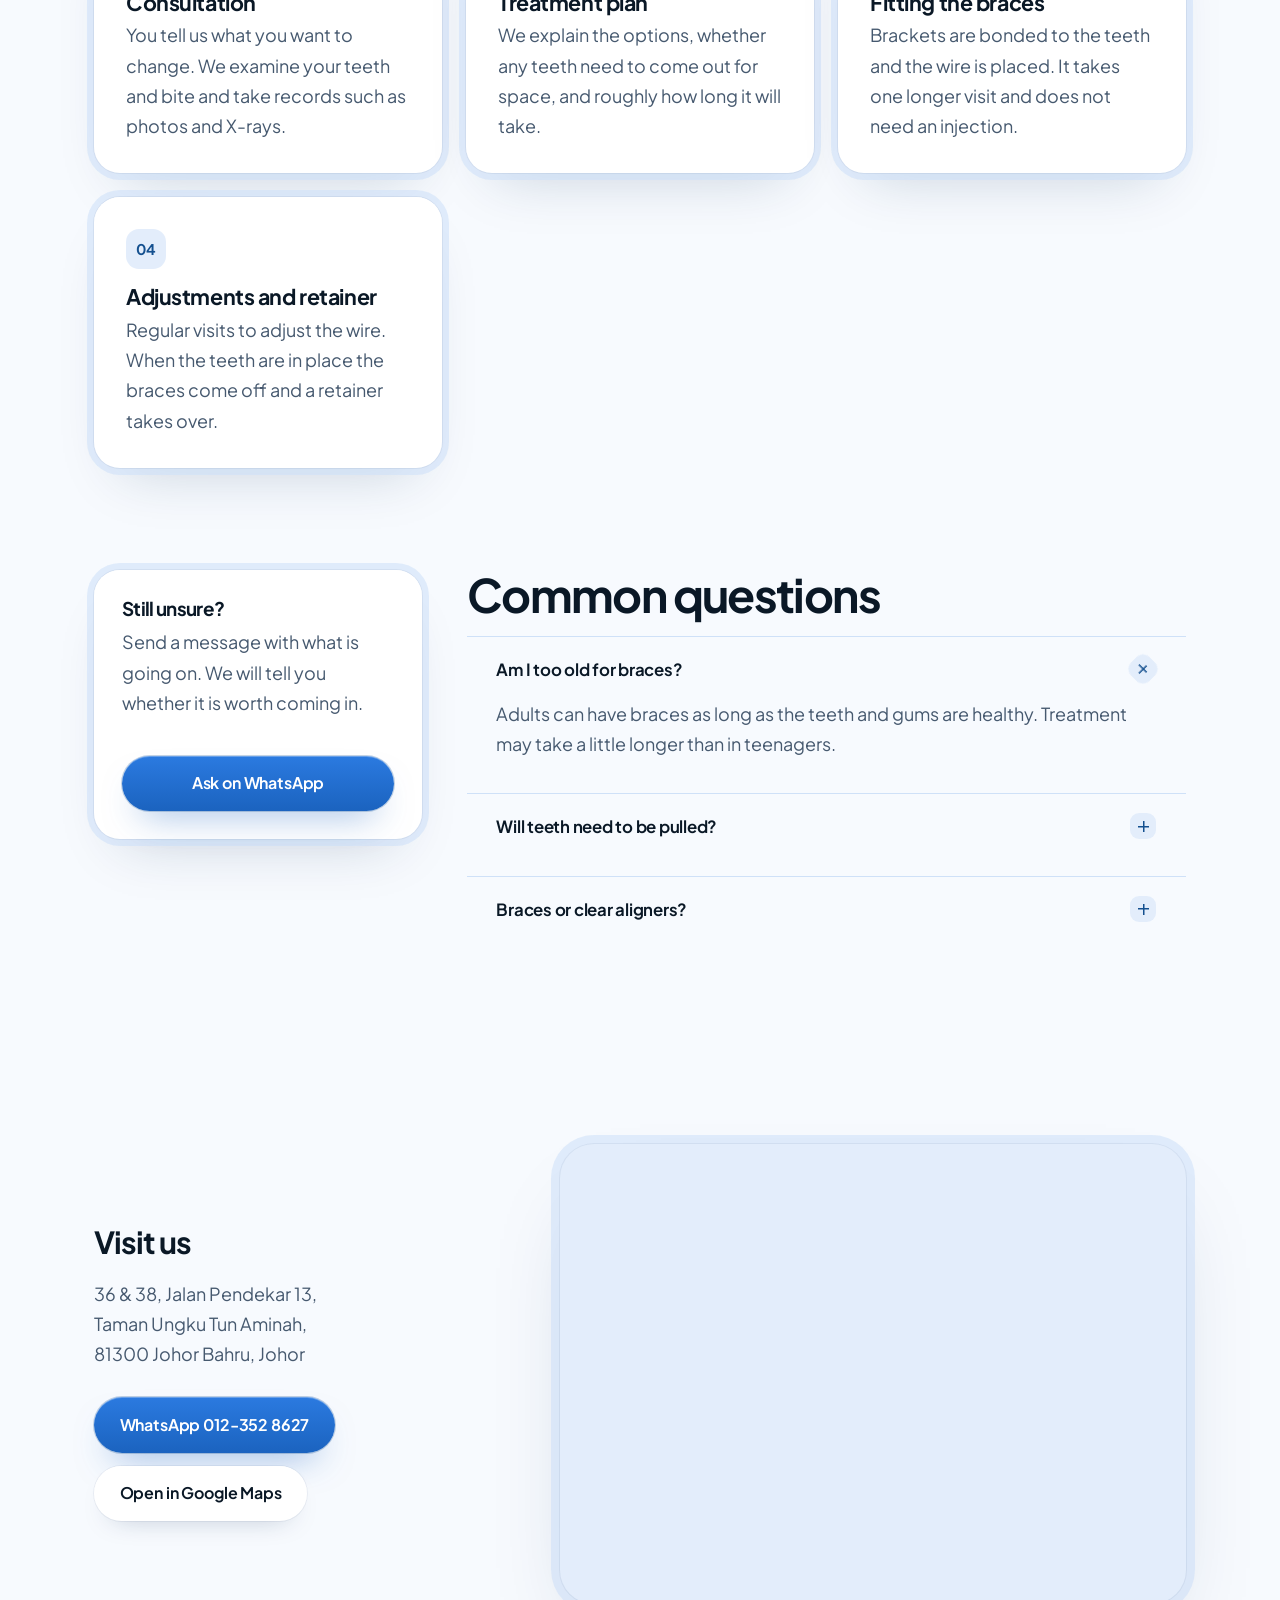
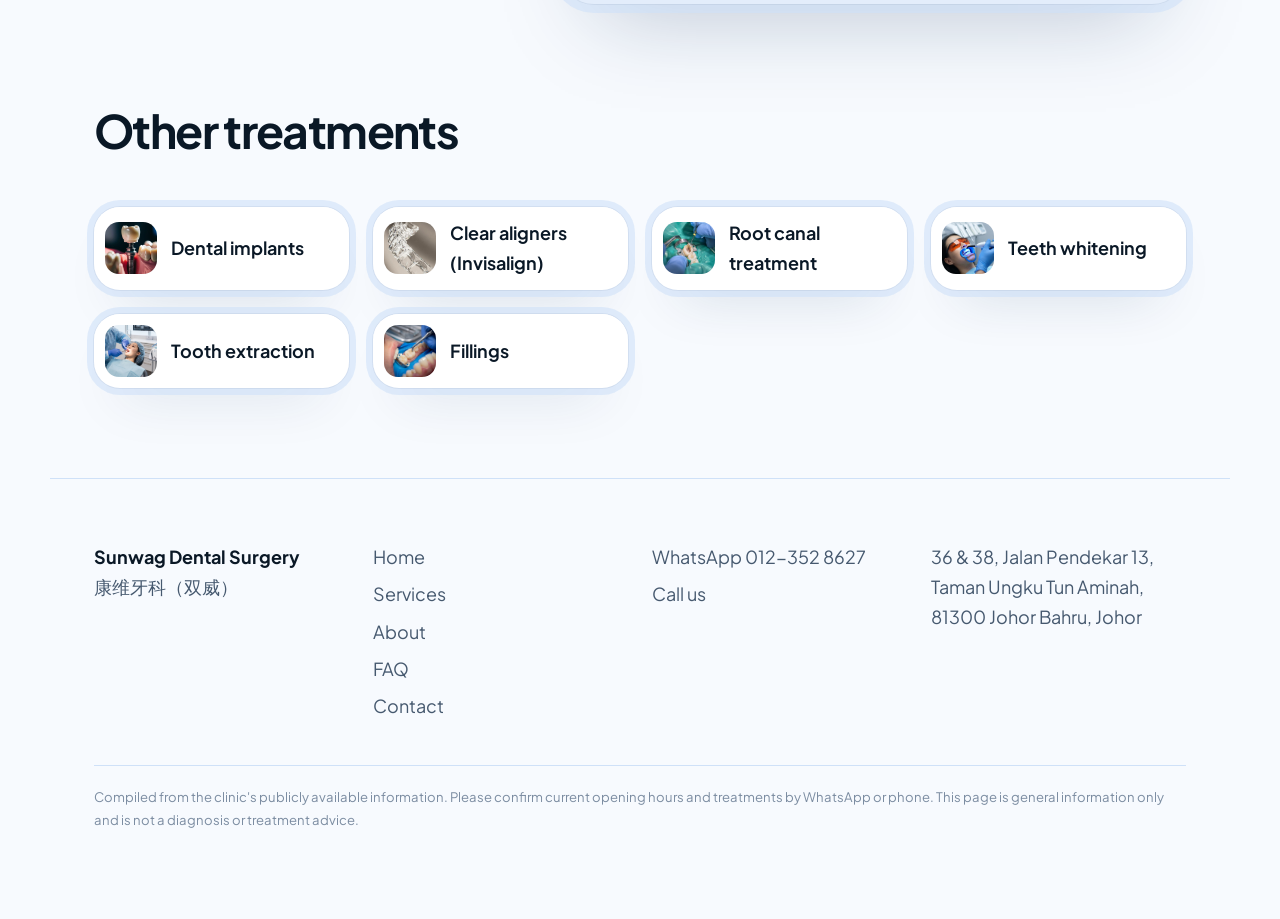
<file: service-braces.html>
<!doctype html>
<!--
  Sunwag Dental Surgery — Braces (service detail page)
  Generated 2026-09-14 from the services list; hand-edit freely from here on.
  ⚠️ General patient information only. The clinic has NOT confirmed that it offers this
     treatment or reviewed this text. No prices, no testimonials, no promises
     (MDC advertising rules). Durations are typical ranges, not clinic commitments.
-->
<html lang="en">
  <head>
    <meta charset="utf-8" />
    <meta name="viewport" content="width=device-width, initial-scale=1" />
    <title data-zh="牙齿矫正（牙套） | Sunwag Dental Surgery 康维牙科">
      Braces | Sunwag Dental Surgery, Johor Bahru
    </title>
    <meta
      name="description"
      content="Fixed braces move teeth with small brackets and a wire that is adjusted over time. Here is what the process involves, how long it tends to take and what daily life with braces is like."
      data-zh-content="固定式牙套靠牙齿上的托槽和钢丝，定期调整，让牙齿慢慢移动。下面说明整个过程、大概需要多久，以及戴牙套的日常生活。"
    />
    <meta property="og:title" content="Braces | Sunwag Dental Surgery" />
    <meta property="og:description" content="Fixed braces move teeth with small brackets and a wire that is adjusted over time. Here is what the process involves, how long it tends to take and what daily life with braces is like." />
    <meta property="og:type" content="website" />
    <link rel="preconnect" href="https://fonts.googleapis.com" />
    <link rel="preconnect" href="https://fonts.gstatic.com" crossorigin />
    <link
      rel="stylesheet"
      href="https://fonts.googleapis.com/css2?family=Plus+Jakarta+Sans:wght@400;500;600;700;800&display=swap"
    />
    <link rel="stylesheet" href="style.css" />
    <script>
      document.documentElement.classList.add("js");
    </script>
  </head>
  <body>
    <div class="wash" aria-hidden="true">
      <span></span><span></span><span></span>
      <!-- 极光背景。参数全在 data-* 上，改数值不用碰 aurora.js。
           说明见 aurora.js 顶部；调参对照 reactbits.dev/backgrounds/aurora。

           配色跟首页的 Scanner 守同一套硬规矩：背景不许进强调色
           （--blue #1b63bf）的色域，必须留在 --sky-* 那一族。

           lightMode 里 chroma 会被峰值通道归一化，所以传饱和色会被拉到
           全饱和。#BFD8F4 实测下来是 35%，跟首页 Scanner 的 36% 基本持平 ——
           两页背景效果不同，但视觉重量一致。
           三个色标沿 uv.x 横向排列；A-B-A 读起来是中间一条光带。 -->
      <canvas
        class="aurora"
        data-color1="#D0D6DC"
        data-color2="#628DBC"
        data-color3="#D0D6DC"
        data-amplitude="1"
        data-blend="0.3"
        data-speed="0.55"
        data-opacity="1"
      ></canvas>
    </div>

    <nav class="nav">
      <div class="nav-inner">
        <a class="brand" href="index.html">Sunwag Dental</a>

        <div class="nav-panel" id="nav-panel">
          <ul class="nav-links">
            <li>
              <a href="index.html" data-zh="首页">Home</a>
            </li>
            <li>
              <a href="services.html" aria-current="page" data-zh="服务"
                >Services</a
              >
            </li>
            <li>
              <a href="about.html" data-zh="关于">About</a>
            </li>
            <li>
              <a href="faq.html" data-zh="常见问题">FAQ</a>
            </li>
          </ul>

          <div class="nav-actions">
            <div class="lang" role="group" aria-label="Language">
              <button type="button" data-lang-btn="en" aria-pressed="true">
                EN
              </button>
              <button type="button" data-lang-btn="zh" aria-pressed="false">
                中文
              </button>
            </div>
            <a class="btn btn-primary" href="contact.html" data-zh="联络我们"
              >Contact us</a
            >
          </div>
        </div>

        <button
          class="nav-toggle"
          type="button"
          aria-expanded="false"
          aria-controls="nav-panel"
          aria-label="Menu"
          data-zh-aria-label="菜单"
        >
          <span></span>
        </button>
      </div>
    </nav>

    <main>
      <header class="hero wrap svc-hero">
        <div class="split">
          <div class="hero-card" data-reveal>
            <a class="crumb" href="services.html" data-zh="← 全部服务">← All treatments</a>
            <span class="eyebrow" data-zh="矫正">Orthodontics</span>
            <h1 data-zh="牙齿矫正（牙套）">Braces</h1>
            <p class="lede" data-zh="固定式牙套靠牙齿上的托槽和钢丝，定期调整，让牙齿慢慢移动。下面说明整个过程、大概需要多久，以及戴牙套的日常生活。">Fixed braces move teeth with small brackets and a wire that is adjusted over time. Here is what the process involves, how long it tends to take and what daily life with braces is like.</p>
            <div class="btn-row">
              <a class="btn btn-primary" href="https://wa.me/60123528627" data-zh="WhatsApp 询问">Ask on WhatsApp</a>
              <a class="btn btn-ghost" href="#faq" data-zh="常见问题">Common questions</a>
            </div>
          </div>
          <figure class="shot" data-reveal style="margin: 0; --d: 120ms">
            <img
              src="images/ortho2.jpg"
              alt="Fixed braces on an upper arch"
              data-zh-alt="上排牙齿上的固定牙套"
              decoding="async"
            />
          </figure>
        </div>
      </header>

      <section class="wrap is-tight-above">
        <div class="svc-detail">
          <div class="card svc-glance" data-reveal>
            <h2 data-zh="重点整理">At a glance</h2>
            <ul class="rows">
              <li>
                <span class="k" data-zh="适合">Suits</span>
                <span class="v" data-zh="牙齿拥挤、有缝、歪斜及多种咬合问题，青少年和成人都可以">Crowding, gaps, crooked teeth and many bite problems, in teens and adults</span>
              </li>
              <li>
                <span class="k" data-zh="疗程">Duration</span>
                <span class="v" data-zh="常见约 1–2 年，视需要移动的程度而定">Commonly around 1–2 years, depending on how much needs to move</span>
              </li>
              <li>
                <span class="k" data-zh="复诊">Visits</span>
                <span class="v" data-zh="大约每 4–8 周调整一次">Adjustments roughly every 4–8 weeks</span>
              </li>
              <li>
                <span class="k" data-zh="拆牙套后">Afterwards</span>
                <span class="v" data-zh="需要戴保持器，让牙齿稳定在新位置">A retainer to hold the teeth in their new position</span>
              </li>
            </ul>
            <p class="tiny" data-zh="以上为一般情况，实际以检查结果为准。">Typical ranges only — your examination decides what applies to you.</p>
          </div>
          <div class="card svc-know" data-reveal style="--d: 100ms">
            <h2 data-zh="开始前值得知道的事">Worth knowing first</h2>
            <ul class="svc-bullets">
              <li data-zh="装牙套和每次调整后，牙齿通常会酸痛几天。">Teeth usually feel sore for a few days after fitting and after adjustments.</li>
              <li data-zh="刷牙要花更多时间。托槽周围卡的食物如果没清干净，可能导致蛀牙或牙面留下斑点。">Brushing takes longer. Food trapped around brackets can lead to decay and marks on the teeth if it is not cleaned well.</li>
              <li data-zh="硬的、黏的食物容易把托槽弄掉，例如坚果、硬糖、口香糖。">Hard and sticky foods can break brackets — nuts, hard sweets, chewing gum.</li>
              <li data-zh="不戴保持器，牙齿容易慢慢移回原位，所以按指示戴保持器也是治疗的一部分。">Teeth tend to drift back without a retainer, so wearing it as advised is part of the treatment.</li>
            </ul>
          </div>
        </div>
      </section>

      <section class="wrap">
        <div class="section-head" data-reveal>
          <h2 data-zh="治疗过程">What happens, step by step</h2>
          <p class="muted" data-zh="每一步开始前都会先说明，你同意了才会进行。">Every visit starts with an explanation. Nothing begins until you have agreed to it.</p>
        </div>
        <div class="grid">
          <article class="card" data-reveal style="--d: 0ms">
            <div class="card-num">01</div>
            <h3 data-zh="初诊">Consultation</h3>
            <p class="muted" data-zh="先听你想改善哪里，再检查牙齿与咬合，拍照片和 X 光作为记录。">You tell us what you want to change. We examine your teeth and bite and take records such as photos and X-rays.</p>
          </article>
          <article class="card" data-reveal style="--d: 80ms">
            <div class="card-num">02</div>
            <h3 data-zh="说明方案">Treatment plan</h3>
            <p class="muted" data-zh="说明可行方案、需不需要拔牙腾出空间，以及大概需要的时间。">We explain the options, whether any teeth need to come out for space, and roughly how long it will take.</p>
          </article>
          <article class="card" data-reveal style="--d: 160ms">
            <div class="card-num">03</div>
            <h3 data-zh="装上牙套">Fitting the braces</h3>
            <p class="muted" data-zh="把托槽粘在牙齿上、装上钢丝。这次就诊时间较长，不需要打针。">Brackets are bonded to the teeth and the wire is placed. It takes one longer visit and does not need an injection.</p>
          </article>
          <article class="card" data-reveal style="--d: 240ms">
            <div class="card-num">04</div>
            <h3 data-zh="定期调整与保持">Adjustments and retainer</h3>
            <p class="muted" data-zh="定期回诊调整钢丝。牙齿到位后拆除牙套，改戴保持器。">Regular visits to adjust the wire. When the teeth are in place the braces come off and a retainer takes over.</p>
          </article>
        </div>
      </section>

      <section class="wrap" id="faq">
        <div class="faq-layout">
          <aside class="faq-aside">
            <div class="card" data-reveal>
              <h2 data-zh="还有疑问？">Still unsure?</h2>
              <p class="muted" data-zh="把情况用讯息说一说，我们会告诉你需不需要来一趟。">Send a message with what is going on. We will tell you whether it is worth coming in.</p>
              <a class="btn btn-primary" href="https://wa.me/60123528627" data-zh="WhatsApp 询问">Ask on WhatsApp</a>
            </div>
          </aside>
          <div class="faq-list">
            <div class="section-head" data-reveal style="margin-bottom: 1rem">
              <h2 data-zh="常见问题">Common questions</h2>
            </div>
            <details open data-reveal>
              <summary data-zh="成年人还能戴牙套吗？">Am I too old for braces?</summary>
              <div class="answer">
                <p data-zh="只要牙齿和牙龈健康，成年人一样可以矫正，疗程可能比青少年稍长。">Adults can have braces as long as the teeth and gums are healthy. Treatment may take a little longer than in teenagers.</p>
              </div>
            </details>
            <details data-reveal>
              <summary data-zh="一定要拔牙吗？">Will teeth need to be pulled?</summary>
              <div class="answer">
                <p data-zh="不一定。空间不够时，拔掉部分牙齿是其中一种做法，决定前会先说明原因。">Not always. If there is not enough room, removing some teeth may be one option. We explain why before anything is decided.</p>
              </div>
            </details>
            <details data-reveal>
              <summary data-zh="该选牙套还是隐形牙套？">Braces or clear aligners?</summary>
              <div class="answer">
                <p data-zh="很多情况两种都可以。牙套一直固定在牙齿上；隐形牙套可以取下，但每天要戴 20–22 小时才有效。一些比较复杂的移动，用牙套会更合适。">Both can work for many cases. Braces stay on all the time; aligners are removable but only work if worn 20–22 hours a day. Some complex movements suit braces better.</p>
              </div>
            </details>
            <details data-reveal>
              <summary data-zh="戴牙套还能运动或吹乐器吗？">Can I play sport or an instrument?</summary>
              <div class="answer">
                <p data-zh="可以。对抗性运动建议戴护齿，吹管乐器需要一点时间适应。">Yes. A mouthguard is sensible for contact sports, and wind instruments take a little time to get used to.</p>
              </div>
            </details>
          </div>
        </div>
      </section>

      <section class="wrap">
        <div class="svc-visit">
          <div data-reveal>
            <h2 data-zh="来诊所">Visit us</h2>
            <p class="muted">
              36 &amp; 38, Jalan Pendekar 13,<br />
              Taman Ungku Tun Aminah,<br />
              81300 Johor Bahru, Johor
            </p>
            <div class="btn-row">
              <a class="btn btn-primary" href="https://wa.me/60123528627">WhatsApp 012-352 8627</a>
              <a
                class="btn btn-ghost"
                href="https://www.google.com/maps/dir/?api=1&amp;destination=36%20%26%2038%2C%20Jalan%20Pendekar%2013%2C%20Taman%20Ungku%20Tun%20Aminah%2C%2081300%20Johor%20Bahru%2C%20Johor"
                data-zh="Google Maps 导航"
                >Open in Google Maps</a
              >
            </div>
          </div>
          <div class="map" data-reveal style="--d: 120ms">
            <iframe
              src="https://www.google.com/maps?q=36%20%26%2038%2C%20Jalan%20Pendekar%2013%2C%20Taman%20Ungku%20Tun%20Aminah%2C%2081300%20Johor%20Bahru%2C%20Johor&amp;output=embed"
              title="Map showing Sunwag Dental Surgery"
              data-zh-aria-label="Sunwag Dental Surgery 地图"
              loading="lazy"
              referrerpolicy="no-referrer-when-downgrade"
            ></iframe>
          </div>
        </div>
      </section>

      <section class="wrap is-tight-below">
        <div class="section-head" data-reveal>
          <h2 data-zh="其他服务">Other treatments</h2>
        </div>
        <div class="svc-others">
          <a class="card svc-other" href="service-implants.html" data-reveal>
            <img src="images/implant.jpg" alt="" loading="lazy" decoding="async" />
            <span data-zh="植牙">Dental implants</span>
          </a>
          <a class="card svc-other" href="service-aligners.html" data-reveal>
            <img src="images/aligner.jpg" alt="" loading="lazy" decoding="async" />
            <span data-zh="隐形牙套（隐适美）">Clear aligners (Invisalign)</span>
          </a>
          <a class="card svc-other" href="service-root-canal.html" data-reveal>
            <img src="images/rootcanal-photo.jpg" alt="" loading="lazy" decoding="async" />
            <span data-zh="根管治疗">Root canal treatment</span>
          </a>
          <a class="card svc-other" href="service-whitening.html" data-reveal>
            <img src="images/whitening-photo.jpg" alt="" loading="lazy" decoding="async" />
            <span data-zh="牙齿美白">Teeth whitening</span>
          </a>
          <a class="card svc-other" href="service-extraction.html" data-reveal>
            <img src="images/extraction-photo.jpg" alt="" loading="lazy" decoding="async" />
            <span data-zh="拔牙">Tooth extraction</span>
          </a>
          <a class="card svc-other" href="service-fillings.html" data-reveal>
            <img src="images/filling.jpg" alt="" loading="lazy" decoding="async" />
            <span data-zh="蛀牙填补">Fillings</span>
          </a>
        </div>
      </section>
    </main>

    <footer class="wrap">
      <div class="cols">
        <div>
          <strong>Sunwag Dental Surgery</strong><br />
          <span class="muted">康维牙科（双威）</span>
        </div>
        <div>
          <ul>
            <li><a href="index.html" data-zh="首页">Home</a></li>
            <li><a href="services.html" data-zh="服务">Services</a></li>
            <li><a href="about.html" data-zh="关于">About</a></li>
            <li><a href="faq.html" data-zh="常见问题">FAQ</a></li>
            <li><a href="contact.html" data-zh="联络">Contact</a></li>
          </ul>
        </div>
        <div>
          <ul>
            <li>
              <a href="https://wa.me/60123528627">WhatsApp 012-352 8627</a>
            </li>
            <li><a href="tel:+60123528627" data-zh="拨打电话">Call us</a></li>
          </ul>
        </div>
        <div class="muted">
          36 &amp; 38, Jalan Pendekar 13,<br />
          Taman Ungku Tun Aminah,<br />
          81300 Johor Bahru, Johor
        </div>
      </div>
      <p
        class="tiny note"
        data-zh="资料整理自商家公开资讯，最新营业时间与服务项目请以 WhatsApp 或电话确认为准。本页内容仅供参考，不构成诊断或治疗建议。"
      >
        Compiled from the clinic's publicly available information. Please
        confirm current opening hours and treatments by WhatsApp or phone. This
        page is general information only and is not a diagnosis or treatment
        advice.
      </p>
    </footer>

    <div class="dock">
      <a
        class="btn btn-primary"
        href="https://wa.me/60123528627"
        data-zh="WhatsApp 预约"
        >Book on WhatsApp</a
      >
    </div>

    <script src="i18n.js"></script>
    <script src="reveal.js"></script>
    <script src="nav.js"></script>
    <script src="aurora.js"></script>
  </body>
</html>
</file>
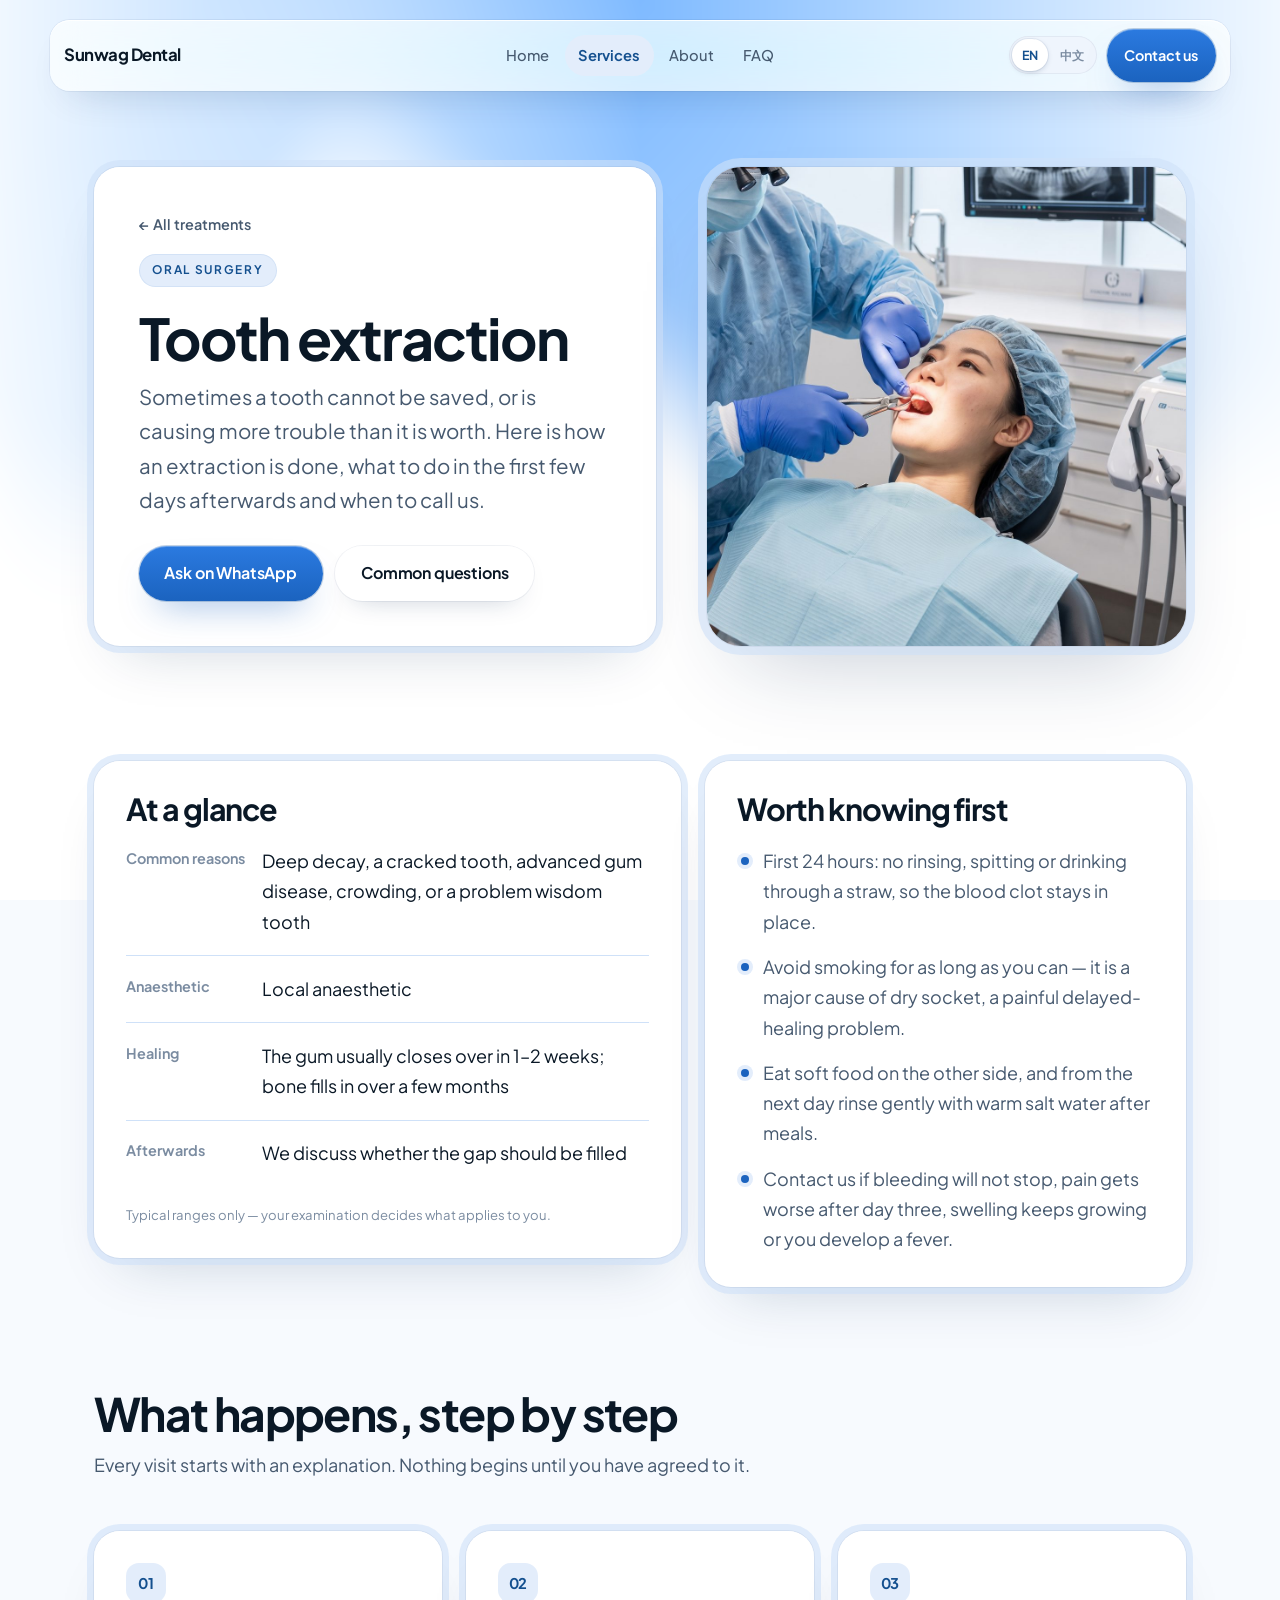
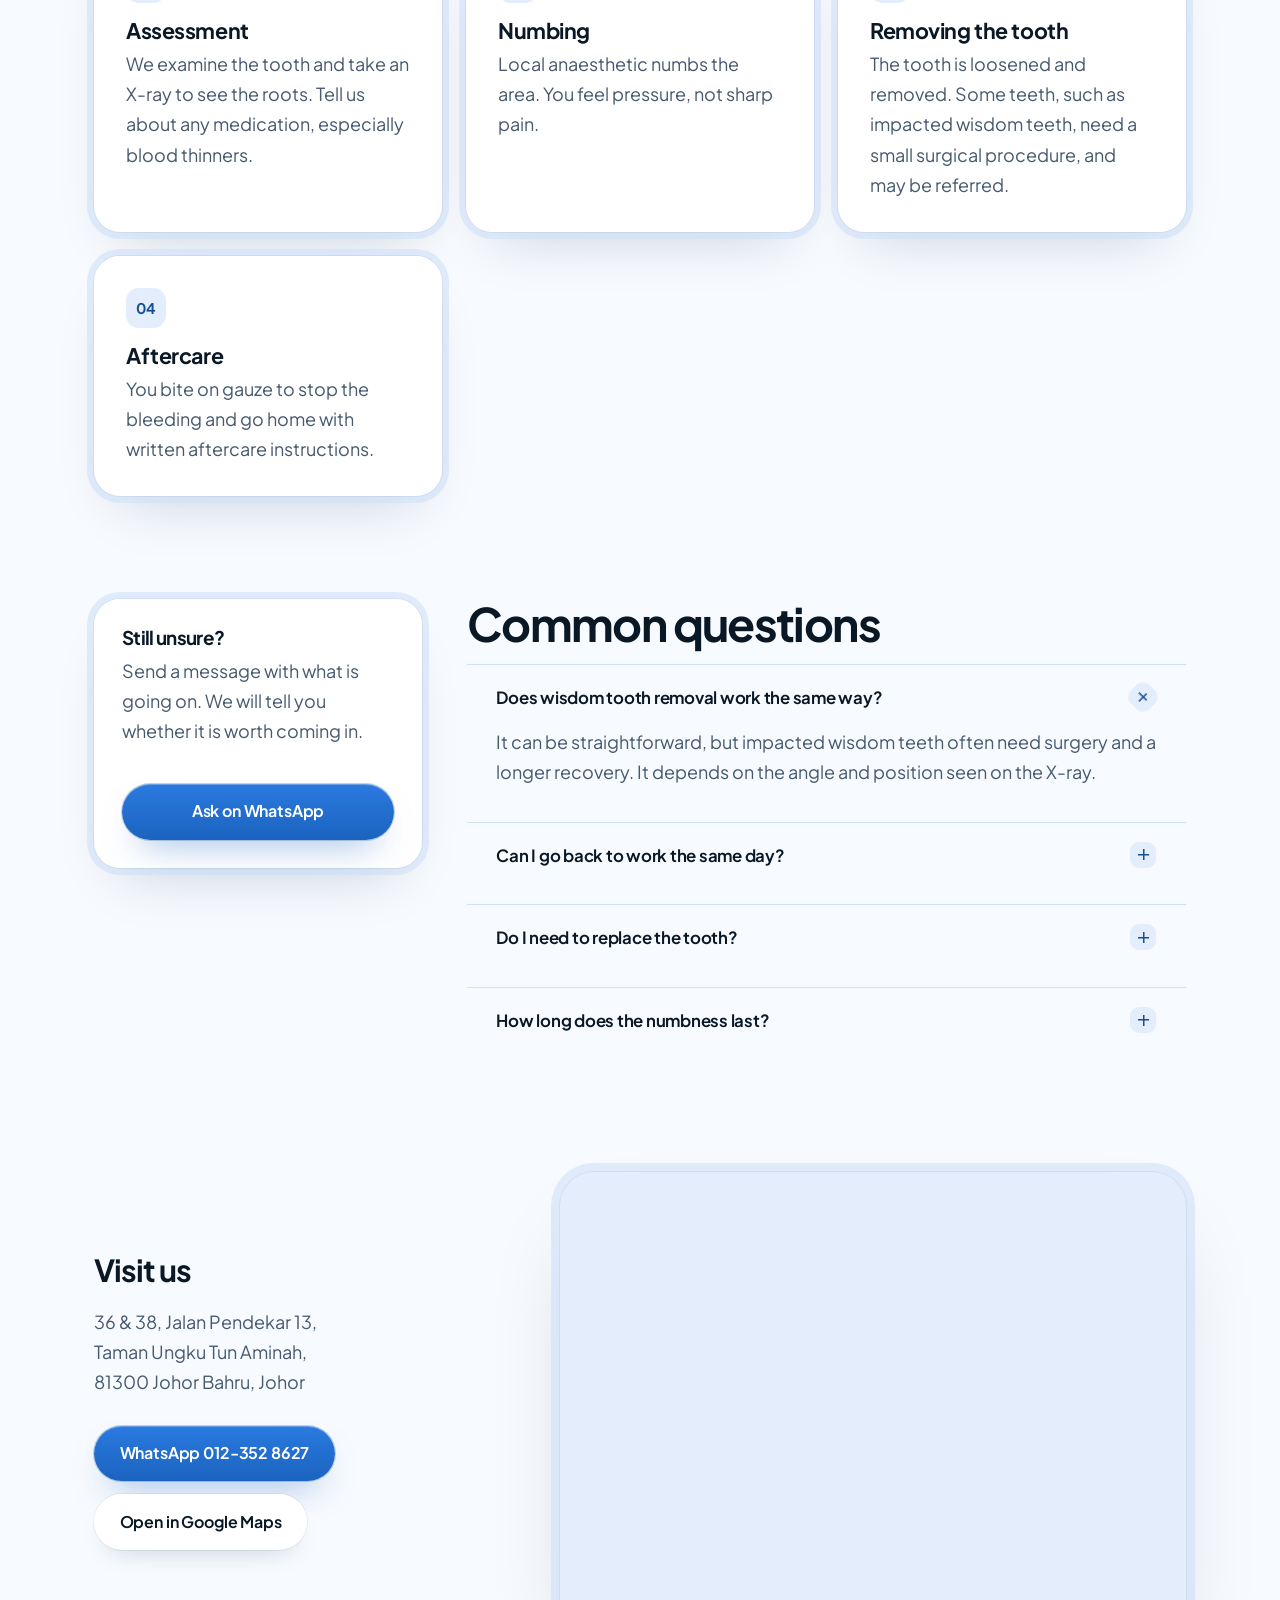
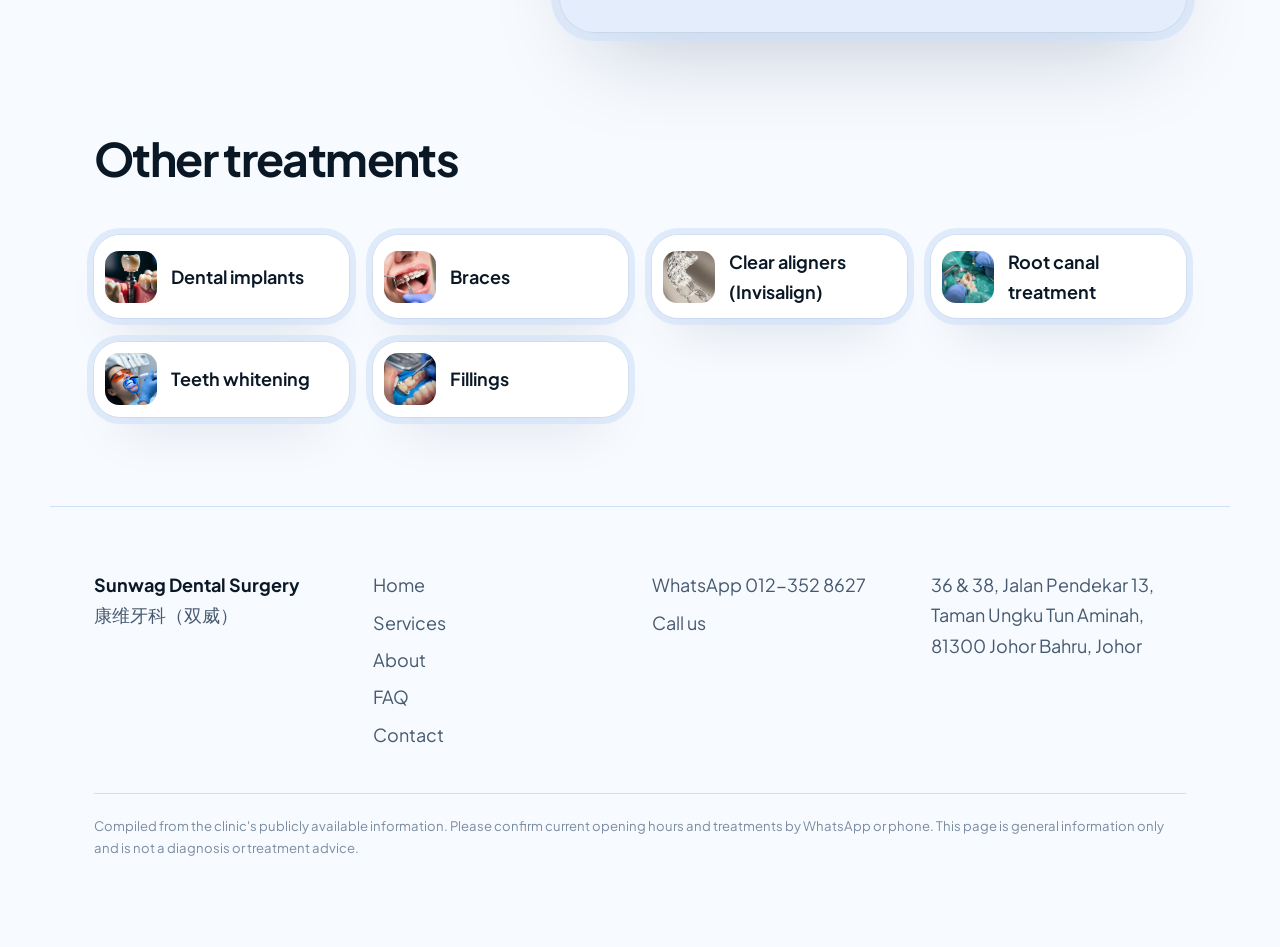
<file: service-extraction.html>
<!doctype html>
<!--
  Sunwag Dental Surgery — Tooth extraction (service detail page)
  Generated 2026-09-14 from the services list; hand-edit freely from here on.
  ⚠️ General patient information only. The clinic has NOT confirmed that it offers this
     treatment or reviewed this text. No prices, no testimonials, no promises
     (MDC advertising rules). Durations are typical ranges, not clinic commitments.
-->
<html lang="en">
  <head>
    <meta charset="utf-8" />
    <meta name="viewport" content="width=device-width, initial-scale=1" />
    <title data-zh="拔牙 | Sunwag Dental Surgery 康维牙科">
      Tooth extraction | Sunwag Dental Surgery, Johor Bahru
    </title>
    <meta
      name="description"
      content="Sometimes a tooth cannot be saved, or is causing more trouble than it is worth. Here is how an extraction is done, what to do in the first few days afterwards and when to call us."
      data-zh-content="有时牙齿已经保不住，或留着问题比好处多。下面说明拔牙怎么进行、拔完头几天要注意什么，以及什么情况要马上联系我们。"
    />
    <meta property="og:title" content="Tooth extraction | Sunwag Dental Surgery" />
    <meta property="og:description" content="Sometimes a tooth cannot be saved, or is causing more trouble than it is worth. Here is how an extraction is done, what to do in the first few days afterwards and when to call us." />
    <meta property="og:type" content="website" />
    <link rel="preconnect" href="https://fonts.googleapis.com" />
    <link rel="preconnect" href="https://fonts.gstatic.com" crossorigin />
    <link
      rel="stylesheet"
      href="https://fonts.googleapis.com/css2?family=Plus+Jakarta+Sans:wght@400;500;600;700;800&display=swap"
    />
    <link rel="stylesheet" href="style.css" />
    <script>
      document.documentElement.classList.add("js");
    </script>
  </head>
  <body>
    <div class="wash" aria-hidden="true">
      <span></span><span></span><span></span>
      <!-- 极光背景。参数全在 data-* 上，改数值不用碰 aurora.js。
           说明见 aurora.js 顶部；调参对照 reactbits.dev/backgrounds/aurora。

           配色跟首页的 Scanner 守同一套硬规矩：背景不许进强调色
           （--blue #1b63bf）的色域，必须留在 --sky-* 那一族。

           lightMode 里 chroma 会被峰值通道归一化，所以传饱和色会被拉到
           全饱和。#BFD8F4 实测下来是 35%，跟首页 Scanner 的 36% 基本持平 ——
           两页背景效果不同，但视觉重量一致。
           三个色标沿 uv.x 横向排列；A-B-A 读起来是中间一条光带。 -->
      <canvas
        class="aurora"
        data-color1="#D0D6DC"
        data-color2="#628DBC"
        data-color3="#D0D6DC"
        data-amplitude="1"
        data-blend="0.3"
        data-speed="0.55"
        data-opacity="1"
      ></canvas>
    </div>

    <nav class="nav">
      <div class="nav-inner">
        <a class="brand" href="index.html">Sunwag Dental</a>

        <div class="nav-panel" id="nav-panel">
          <ul class="nav-links">
            <li>
              <a href="index.html" data-zh="首页">Home</a>
            </li>
            <li>
              <a href="services.html" aria-current="page" data-zh="服务"
                >Services</a
              >
            </li>
            <li>
              <a href="about.html" data-zh="关于">About</a>
            </li>
            <li>
              <a href="faq.html" data-zh="常见问题">FAQ</a>
            </li>
          </ul>

          <div class="nav-actions">
            <div class="lang" role="group" aria-label="Language">
              <button type="button" data-lang-btn="en" aria-pressed="true">
                EN
              </button>
              <button type="button" data-lang-btn="zh" aria-pressed="false">
                中文
              </button>
            </div>
            <a class="btn btn-primary" href="contact.html" data-zh="联络我们"
              >Contact us</a
            >
          </div>
        </div>

        <button
          class="nav-toggle"
          type="button"
          aria-expanded="false"
          aria-controls="nav-panel"
          aria-label="Menu"
          data-zh-aria-label="菜单"
        >
          <span></span>
        </button>
      </div>
    </nav>

    <main>
      <header class="hero wrap svc-hero">
        <div class="split">
          <div class="hero-card" data-reveal>
            <a class="crumb" href="services.html" data-zh="← 全部服务">← All treatments</a>
            <span class="eyebrow" data-zh="口腔外科">Oral surgery</span>
            <h1 data-zh="拔牙">Tooth extraction</h1>
            <p class="lede" data-zh="有时牙齿已经保不住，或留着问题比好处多。下面说明拔牙怎么进行、拔完头几天要注意什么，以及什么情况要马上联系我们。">Sometimes a tooth cannot be saved, or is causing more trouble than it is worth. Here is how an extraction is done, what to do in the first few days afterwards and when to call us.</p>
            <div class="btn-row">
              <a class="btn btn-primary" href="https://wa.me/60123528627" data-zh="WhatsApp 询问">Ask on WhatsApp</a>
              <a class="btn btn-ghost" href="#faq" data-zh="常见问题">Common questions</a>
            </div>
          </div>
          <figure class="shot" data-reveal style="margin: 0; --d: 120ms">
            <img
              src="images/extraction-photo.jpg"
              alt="A dentist holding extraction forceps beside a patient&#x27;s open mouth"
              data-zh-alt="牙医在患者口腔旁持拔牙钳准备拔牙"
              decoding="async"
            />
          </figure>
        </div>
      </header>

      <section class="wrap is-tight-above">
        <div class="svc-detail">
          <div class="card svc-glance" data-reveal>
            <h2 data-zh="重点整理">At a glance</h2>
            <ul class="rows">
              <li>
                <span class="k" data-zh="常见原因">Common reasons</span>
                <span class="v" data-zh="严重蛀牙、牙裂、严重牙周病、牙齿拥挤，或有问题的智齿">Deep decay, a cracked tooth, advanced gum disease, crowding, or a problem wisdom tooth</span>
              </li>
              <li>
                <span class="k" data-zh="麻醉">Anaesthetic</span>
                <span class="v" data-zh="局部麻醉">Local anaesthetic</span>
              </li>
              <li>
                <span class="k" data-zh="愈合">Healing</span>
                <span class="v" data-zh="牙龈通常 1–2 周愈合，骨头要几个月才会长满">The gum usually closes over in 1–2 weeks; bone fills in over a few months</span>
              </li>
              <li>
                <span class="k" data-zh="之后">Afterwards</span>
                <span class="v" data-zh="会讨论缺牙位置需不需要补">We discuss whether the gap should be filled</span>
              </li>
            </ul>
            <p class="tiny" data-zh="以上为一般情况，实际以检查结果为准。">Typical ranges only — your examination decides what applies to you.</p>
          </div>
          <div class="card svc-know" data-reveal style="--d: 100ms">
            <h2 data-zh="开始前值得知道的事">Worth knowing first</h2>
            <ul class="svc-bullets">
              <li data-zh="头 24 小时不要漱口、吐口水或用吸管，让血块留在伤口里。">First 24 hours: no rinsing, spitting or drinking through a straw, so the blood clot stays in place.</li>
              <li data-zh="尽量不要吸烟，吸烟是干槽症（一种愈合不良、很痛的情况）的主要原因之一。">Avoid smoking for as long as you can — it is a major cause of dry socket, a painful delayed-healing problem.</li>
              <li data-zh="吃软的食物、用另一边咀嚼，第二天起饭后用温盐水轻轻漱口。">Eat soft food on the other side, and from the next day rinse gently with warm salt water after meals.</li>
              <li data-zh="如果出血止不住、第三天后越来越痛、肿胀持续扩大或发烧，请马上联系我们。">Contact us if bleeding will not stop, pain gets worse after day three, swelling keeps growing or you develop a fever.</li>
            </ul>
          </div>
        </div>
      </section>

      <section class="wrap">
        <div class="section-head" data-reveal>
          <h2 data-zh="治疗过程">What happens, step by step</h2>
          <p class="muted" data-zh="每一步开始前都会先说明，你同意了才会进行。">Every visit starts with an explanation. Nothing begins until you have agreed to it.</p>
        </div>
        <div class="grid">
          <article class="card" data-reveal style="--d: 0ms">
            <div class="card-num">01</div>
            <h3 data-zh="检查评估">Assessment</h3>
            <p class="muted" data-zh="检查牙齿并拍 X 光看牙根。请告诉我们正在服用的药物，特别是抗凝血药。">We examine the tooth and take an X-ray to see the roots. Tell us about any medication, especially blood thinners.</p>
          </article>
          <article class="card" data-reveal style="--d: 80ms">
            <div class="card-num">02</div>
            <h3 data-zh="麻醉">Numbing</h3>
            <p class="muted" data-zh="局部麻醉后，你会感觉到压力，而不是尖锐的痛。">Local anaesthetic numbs the area. You feel pressure, not sharp pain.</p>
          </article>
          <article class="card" data-reveal style="--d: 160ms">
            <div class="card-num">03</div>
            <h3 data-zh="拔除牙齿">Removing the tooth</h3>
            <p class="muted" data-zh="把牙齿松动后取出。有些牙（例如阻生智齿）需要小手术，必要时会转介。">The tooth is loosened and removed. Some teeth, such as impacted wisdom teeth, need a small surgical procedure, and may be referred.</p>
          </article>
          <article class="card" data-reveal style="--d: 240ms">
            <div class="card-num">04</div>
            <h3 data-zh="术后护理">Aftercare</h3>
            <p class="muted" data-zh="咬住纱布止血，并带着书面的术后注意事项回家。">You bite on gauze to stop the bleeding and go home with written aftercare instructions.</p>
          </article>
        </div>
      </section>

      <section class="wrap" id="faq">
        <div class="faq-layout">
          <aside class="faq-aside">
            <div class="card" data-reveal>
              <h2 data-zh="还有疑问？">Still unsure?</h2>
              <p class="muted" data-zh="把情况用讯息说一说，我们会告诉你需不需要来一趟。">Send a message with what is going on. We will tell you whether it is worth coming in.</p>
              <a class="btn btn-primary" href="https://wa.me/60123528627" data-zh="WhatsApp 询问">Ask on WhatsApp</a>
            </div>
          </aside>
          <div class="faq-list">
            <div class="section-head" data-reveal style="margin-bottom: 1rem">
              <h2 data-zh="常见问题">Common questions</h2>
            </div>
            <details open data-reveal>
              <summary data-zh="拔智齿也是一样的吗？">Does wisdom tooth removal work the same way?</summary>
              <div class="answer">
                <p data-zh="有些很简单，但阻生智齿常需要手术，恢复期也比较长，要看 X 光上的角度和位置。">It can be straightforward, but impacted wisdom teeth often need surgery and a longer recovery. It depends on the angle and position seen on the X-ray.</p>
              </div>
            </details>
            <details data-reveal>
              <summary data-zh="拔完当天可以上班吗？">Can I go back to work the same day?</summary>
              <div class="answer">
                <p data-zh="很多人第二天就能回去做一般工作，一两天内避免剧烈运动。">Many people return to desk work the next day. Avoid strenuous exercise for a day or two.</p>
              </div>
            </details>
            <details data-reveal>
              <summary data-zh="拔掉的牙一定要补吗？">Do I need to replace the tooth?</summary>
              <div class="answer">
                <p data-zh="不一定，例如智齿就不用。其他位置的缺牙可能让邻牙移位，可以考虑植牙、牙桥或假牙。">Not always, for example with wisdom teeth. For other teeth, a gap can let neighbours drift; options include an implant, bridge or denture.</p>
              </div>
            </details>
            <details data-reveal>
              <summary data-zh="麻醉多久会退？">How long does the numbness last?</summary>
              <div class="answer">
                <p data-zh="通常几个小时。在麻醉退掉前避免喝热饮和咀嚼，以免咬伤脸颊。">Usually a few hours. Avoid hot drinks and chewing until it wears off so you do not bite your cheek.</p>
              </div>
            </details>
          </div>
        </div>
      </section>

      <section class="wrap">
        <div class="svc-visit">
          <div data-reveal>
            <h2 data-zh="来诊所">Visit us</h2>
            <p class="muted">
              36 &amp; 38, Jalan Pendekar 13,<br />
              Taman Ungku Tun Aminah,<br />
              81300 Johor Bahru, Johor
            </p>
            <div class="btn-row">
              <a class="btn btn-primary" href="https://wa.me/60123528627">WhatsApp 012-352 8627</a>
              <a
                class="btn btn-ghost"
                href="https://www.google.com/maps/dir/?api=1&amp;destination=36%20%26%2038%2C%20Jalan%20Pendekar%2013%2C%20Taman%20Ungku%20Tun%20Aminah%2C%2081300%20Johor%20Bahru%2C%20Johor"
                data-zh="Google Maps 导航"
                >Open in Google Maps</a
              >
            </div>
          </div>
          <div class="map" data-reveal style="--d: 120ms">
            <iframe
              src="https://www.google.com/maps?q=36%20%26%2038%2C%20Jalan%20Pendekar%2013%2C%20Taman%20Ungku%20Tun%20Aminah%2C%2081300%20Johor%20Bahru%2C%20Johor&amp;output=embed"
              title="Map showing Sunwag Dental Surgery"
              data-zh-aria-label="Sunwag Dental Surgery 地图"
              loading="lazy"
              referrerpolicy="no-referrer-when-downgrade"
            ></iframe>
          </div>
        </div>
      </section>

      <section class="wrap is-tight-below">
        <div class="section-head" data-reveal>
          <h2 data-zh="其他服务">Other treatments</h2>
        </div>
        <div class="svc-others">
          <a class="card svc-other" href="service-implants.html" data-reveal>
            <img src="images/implant.jpg" alt="" loading="lazy" decoding="async" />
            <span data-zh="植牙">Dental implants</span>
          </a>
          <a class="card svc-other" href="service-braces.html" data-reveal>
            <img src="images/ortho2.jpg" alt="" loading="lazy" decoding="async" />
            <span data-zh="牙齿矫正（牙套）">Braces</span>
          </a>
          <a class="card svc-other" href="service-aligners.html" data-reveal>
            <img src="images/aligner.jpg" alt="" loading="lazy" decoding="async" />
            <span data-zh="隐形牙套（隐适美）">Clear aligners (Invisalign)</span>
          </a>
          <a class="card svc-other" href="service-root-canal.html" data-reveal>
            <img src="images/rootcanal-photo.jpg" alt="" loading="lazy" decoding="async" />
            <span data-zh="根管治疗">Root canal treatment</span>
          </a>
          <a class="card svc-other" href="service-whitening.html" data-reveal>
            <img src="images/whitening-photo.jpg" alt="" loading="lazy" decoding="async" />
            <span data-zh="牙齿美白">Teeth whitening</span>
          </a>
          <a class="card svc-other" href="service-fillings.html" data-reveal>
            <img src="images/filling.jpg" alt="" loading="lazy" decoding="async" />
            <span data-zh="蛀牙填补">Fillings</span>
          </a>
        </div>
      </section>
    </main>

    <footer class="wrap">
      <div class="cols">
        <div>
          <strong>Sunwag Dental Surgery</strong><br />
          <span class="muted">康维牙科（双威）</span>
        </div>
        <div>
          <ul>
            <li><a href="index.html" data-zh="首页">Home</a></li>
            <li><a href="services.html" data-zh="服务">Services</a></li>
            <li><a href="about.html" data-zh="关于">About</a></li>
            <li><a href="faq.html" data-zh="常见问题">FAQ</a></li>
            <li><a href="contact.html" data-zh="联络">Contact</a></li>
          </ul>
        </div>
        <div>
          <ul>
            <li>
              <a href="https://wa.me/60123528627">WhatsApp 012-352 8627</a>
            </li>
            <li><a href="tel:+60123528627" data-zh="拨打电话">Call us</a></li>
          </ul>
        </div>
        <div class="muted">
          36 &amp; 38, Jalan Pendekar 13,<br />
          Taman Ungku Tun Aminah,<br />
          81300 Johor Bahru, Johor
        </div>
      </div>
      <p
        class="tiny note"
        data-zh="资料整理自商家公开资讯，最新营业时间与服务项目请以 WhatsApp 或电话确认为准。本页内容仅供参考，不构成诊断或治疗建议。"
      >
        Compiled from the clinic's publicly available information. Please
        confirm current opening hours and treatments by WhatsApp or phone. This
        page is general information only and is not a diagnosis or treatment
        advice.
      </p>
    </footer>

    <div class="dock">
      <a
        class="btn btn-primary"
        href="https://wa.me/60123528627"
        data-zh="WhatsApp 预约"
        >Book on WhatsApp</a
      >
    </div>

    <script src="i18n.js"></script>
    <script src="reveal.js"></script>
    <script src="nav.js"></script>
    <script src="aurora.js"></script>
  </body>
</html>
</file>
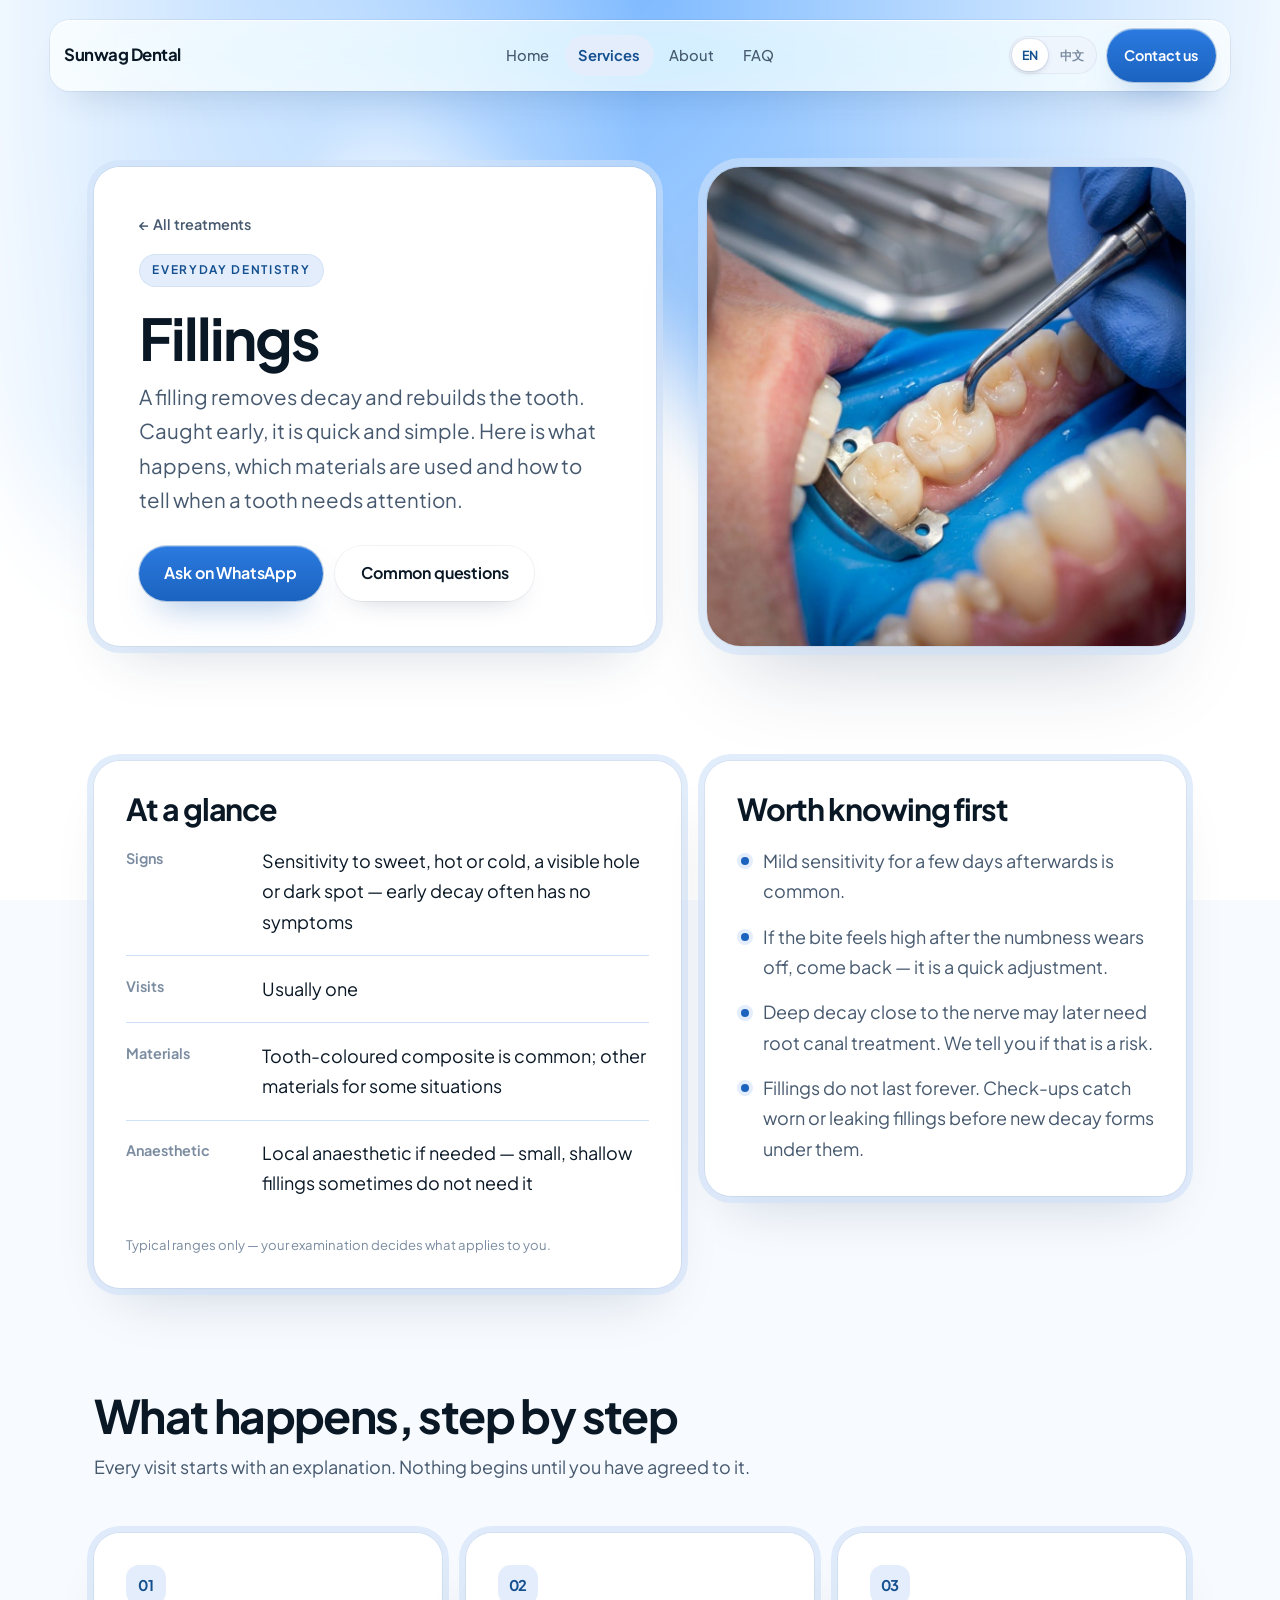
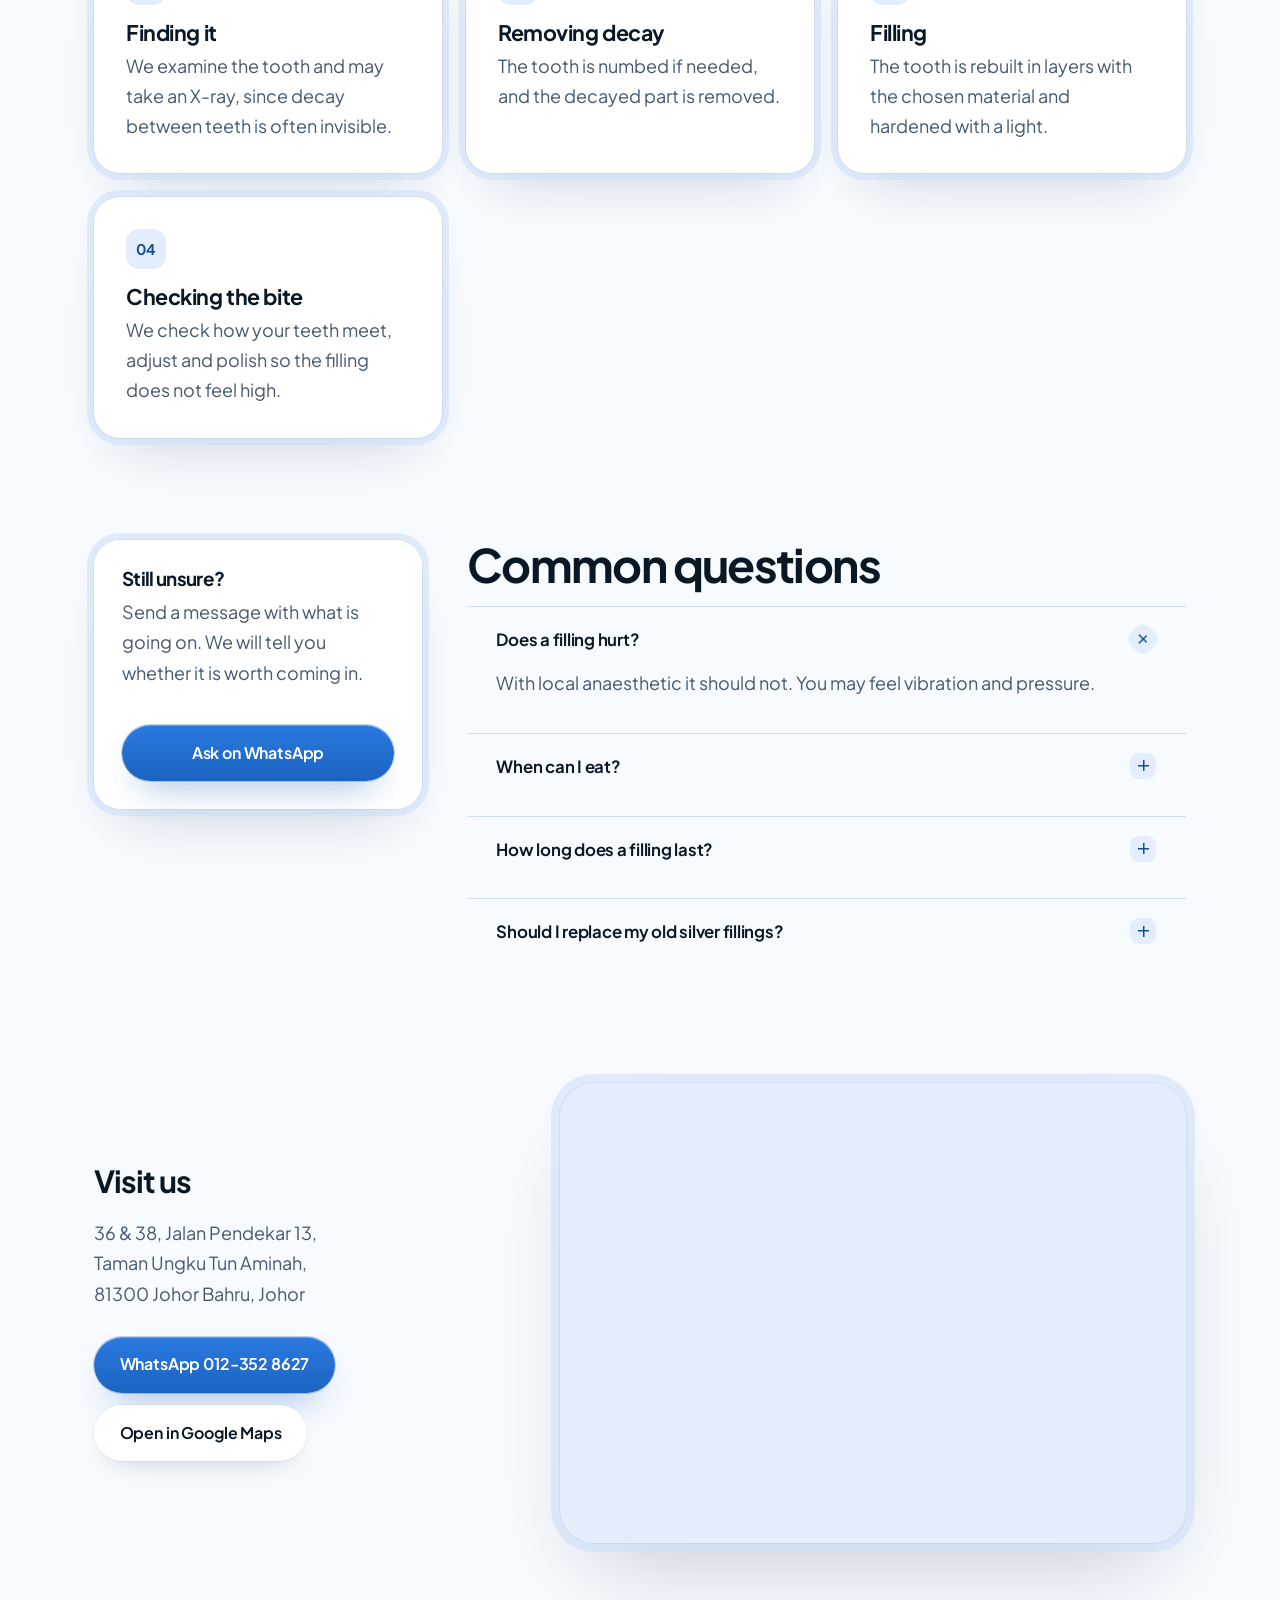
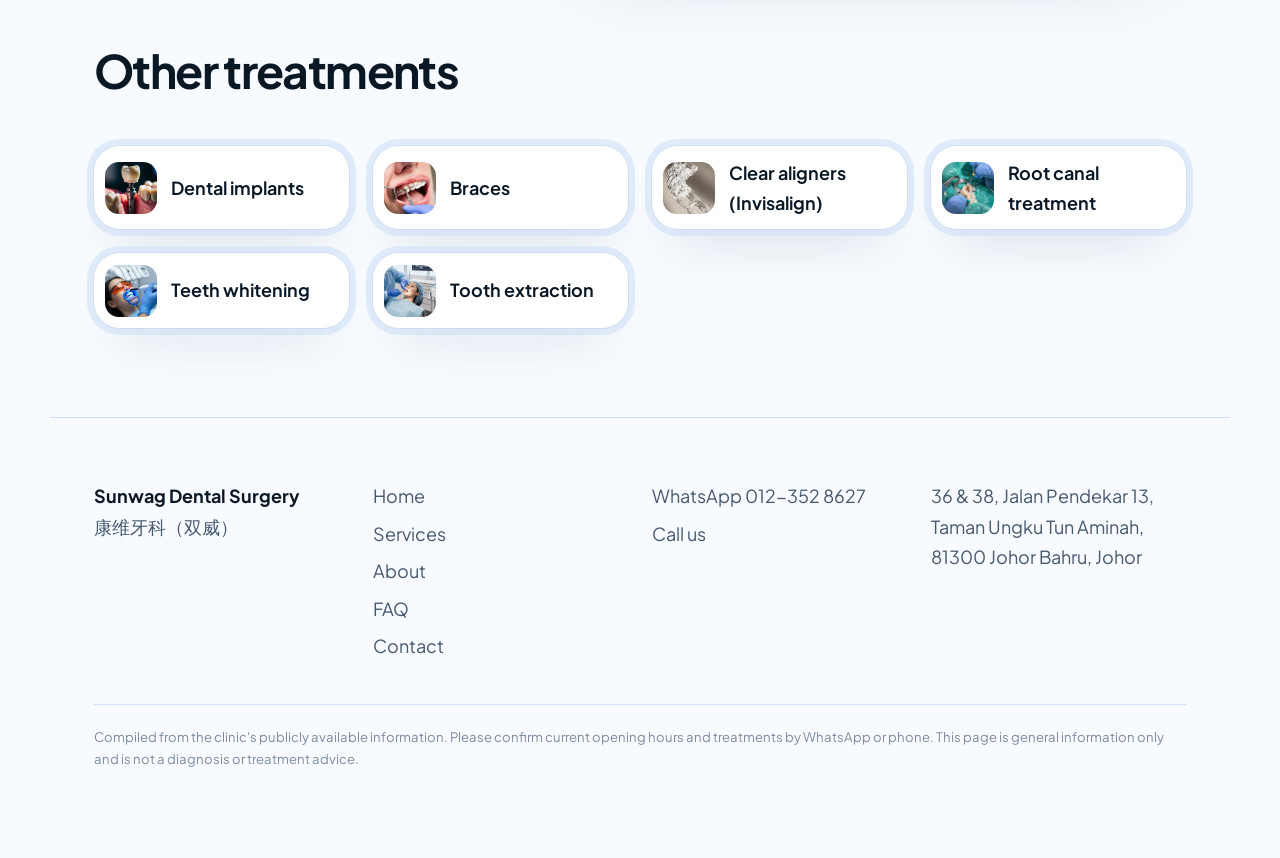
<file: service-fillings.html>
<!doctype html>
<!--
  Sunwag Dental Surgery — Fillings (service detail page)
  Generated 2026-09-14 from the services list; hand-edit freely from here on.
  ⚠️ General patient information only. The clinic has NOT confirmed that it offers this
     treatment or reviewed this text. No prices, no testimonials, no promises
     (MDC advertising rules). Durations are typical ranges, not clinic commitments.
-->
<html lang="en">
  <head>
    <meta charset="utf-8" />
    <meta name="viewport" content="width=device-width, initial-scale=1" />
    <title data-zh="蛀牙填补 | Sunwag Dental Surgery 康维牙科">
      Fillings | Sunwag Dental Surgery, Johor Bahru
    </title>
    <meta
      name="description"
      content="A filling removes decay and rebuilds the tooth. Caught early, it is quick and simple. Here is what happens, which materials are used and how to tell when a tooth needs attention."
      data-zh-content="补牙是把蛀掉的部分清除，再把牙齿补回原形。早发现的话，过程快又简单。下面说明怎么进行、用什么材料，以及怎么判断牙齿需要处理了。"
    />
    <meta property="og:title" content="Fillings | Sunwag Dental Surgery" />
    <meta property="og:description" content="A filling removes decay and rebuilds the tooth. Caught early, it is quick and simple. Here is what happens, which materials are used and how to tell when a tooth needs attention." />
    <meta property="og:type" content="website" />
    <link rel="preconnect" href="https://fonts.googleapis.com" />
    <link rel="preconnect" href="https://fonts.gstatic.com" crossorigin />
    <link
      rel="stylesheet"
      href="https://fonts.googleapis.com/css2?family=Plus+Jakarta+Sans:wght@400;500;600;700;800&display=swap"
    />
    <link rel="stylesheet" href="style.css" />
    <script>
      document.documentElement.classList.add("js");
    </script>
  </head>
  <body>
    <div class="wash" aria-hidden="true">
      <span></span><span></span><span></span>
      <!-- 极光背景。参数全在 data-* 上，改数值不用碰 aurora.js。
           说明见 aurora.js 顶部；调参对照 reactbits.dev/backgrounds/aurora。

           配色跟首页的 Scanner 守同一套硬规矩：背景不许进强调色
           （--blue #1b63bf）的色域，必须留在 --sky-* 那一族。

           lightMode 里 chroma 会被峰值通道归一化，所以传饱和色会被拉到
           全饱和。#BFD8F4 实测下来是 35%，跟首页 Scanner 的 36% 基本持平 ——
           两页背景效果不同，但视觉重量一致。
           三个色标沿 uv.x 横向排列；A-B-A 读起来是中间一条光带。 -->
      <canvas
        class="aurora"
        data-color1="#D0D6DC"
        data-color2="#628DBC"
        data-color3="#D0D6DC"
        data-amplitude="1"
        data-blend="0.3"
        data-speed="0.55"
        data-opacity="1"
      ></canvas>
    </div>

    <nav class="nav">
      <div class="nav-inner">
        <a class="brand" href="index.html">Sunwag Dental</a>

        <div class="nav-panel" id="nav-panel">
          <ul class="nav-links">
            <li>
              <a href="index.html" data-zh="首页">Home</a>
            </li>
            <li>
              <a href="services.html" aria-current="page" data-zh="服务"
                >Services</a
              >
            </li>
            <li>
              <a href="about.html" data-zh="关于">About</a>
            </li>
            <li>
              <a href="faq.html" data-zh="常见问题">FAQ</a>
            </li>
          </ul>

          <div class="nav-actions">
            <div class="lang" role="group" aria-label="Language">
              <button type="button" data-lang-btn="en" aria-pressed="true">
                EN
              </button>
              <button type="button" data-lang-btn="zh" aria-pressed="false">
                中文
              </button>
            </div>
            <a class="btn btn-primary" href="contact.html" data-zh="联络我们"
              >Contact us</a
            >
          </div>
        </div>

        <button
          class="nav-toggle"
          type="button"
          aria-expanded="false"
          aria-controls="nav-panel"
          aria-label="Menu"
          data-zh-aria-label="菜单"
        >
          <span></span>
        </button>
      </div>
    </nav>

    <main>
      <header class="hero wrap svc-hero">
        <div class="split">
          <div class="hero-card" data-reveal>
            <a class="crumb" href="services.html" data-zh="← 全部服务">← All treatments</a>
            <span class="eyebrow" data-zh="日常牙科">Everyday dentistry</span>
            <h1 data-zh="蛀牙填补">Fillings</h1>
            <p class="lede" data-zh="补牙是把蛀掉的部分清除，再把牙齿补回原形。早发现的话，过程快又简单。下面说明怎么进行、用什么材料，以及怎么判断牙齿需要处理了。">A filling removes decay and rebuilds the tooth. Caught early, it is quick and simple. Here is what happens, which materials are used and how to tell when a tooth needs attention.</p>
            <div class="btn-row">
              <a class="btn btn-primary" href="https://wa.me/60123528627" data-zh="WhatsApp 询问">Ask on WhatsApp</a>
              <a class="btn btn-ghost" href="#faq" data-zh="常见问题">Common questions</a>
            </div>
          </div>
          <figure class="shot" data-reveal style="margin: 0; --d: 120ms">
            <img
              src="images/filling.jpg"
              alt="A tooth filling being placed"
              data-zh-alt="正在补牙"
              decoding="async"
            />
          </figure>
        </div>
      </header>

      <section class="wrap is-tight-above">
        <div class="svc-detail">
          <div class="card svc-glance" data-reveal>
            <h2 data-zh="重点整理">At a glance</h2>
            <ul class="rows">
              <li>
                <span class="k" data-zh="常见征兆">Signs</span>
                <span class="v" data-zh="对甜、冷、热敏感，看得到洞或黑点；早期蛀牙常常没有症状">Sensitivity to sweet, hot or cold, a visible hole or dark spot — early decay often has no symptoms</span>
              </li>
              <li>
                <span class="k" data-zh="就诊次数">Visits</span>
                <span class="v" data-zh="通常一次">Usually one</span>
              </li>
              <li>
                <span class="k" data-zh="材料">Materials</span>
                <span class="v" data-zh="常用牙色树脂，某些情况会用其他材料">Tooth-coloured composite is common; other materials for some situations</span>
              </li>
              <li>
                <span class="k" data-zh="麻醉">Anaesthetic</span>
                <span class="v" data-zh="需要时局部麻醉，很浅的小蛀牙有时不用">Local anaesthetic if needed — small, shallow fillings sometimes do not need it</span>
              </li>
            </ul>
            <p class="tiny" data-zh="以上为一般情况，实际以检查结果为准。">Typical ranges only — your examination decides what applies to you.</p>
          </div>
          <div class="card svc-know" data-reveal style="--d: 100ms">
            <h2 data-zh="开始前值得知道的事">Worth knowing first</h2>
            <ul class="svc-bullets">
              <li data-zh="补牙后几天有轻微敏感是常见的。">Mild sensitivity for a few days afterwards is common.</li>
              <li data-zh="麻醉退了之后如果觉得咬起来太高，请回来调整，很快就好。">If the bite feels high after the numbness wears off, come back — it is a quick adjustment.</li>
              <li data-zh="蛀得很深、接近神经的话，之后可能需要根管治疗。有这个风险时会先告诉你。">Deep decay close to the nerve may later need root canal treatment. We tell you if that is a risk.</li>
              <li data-zh="补的牙不是永久的。定期检查可以在补料磨损或渗漏、底下又蛀之前发现。">Fillings do not last forever. Check-ups catch worn or leaking fillings before new decay forms under them.</li>
            </ul>
          </div>
        </div>
      </section>

      <section class="wrap">
        <div class="section-head" data-reveal>
          <h2 data-zh="治疗过程">What happens, step by step</h2>
          <p class="muted" data-zh="每一步开始前都会先说明，你同意了才会进行。">Every visit starts with an explanation. Nothing begins until you have agreed to it.</p>
        </div>
        <div class="grid">
          <article class="card" data-reveal style="--d: 0ms">
            <div class="card-num">01</div>
            <h3 data-zh="找出蛀牙">Finding it</h3>
            <p class="muted" data-zh="检查牙齿，有时会拍 X 光，因为牙缝间的蛀牙肉眼常看不到。">We examine the tooth and may take an X-ray, since decay between teeth is often invisible.</p>
          </article>
          <article class="card" data-reveal style="--d: 80ms">
            <div class="card-num">02</div>
            <h3 data-zh="清除蛀蚀">Removing decay</h3>
            <p class="muted" data-zh="需要时先打麻醉，再把蛀掉的部分清除。">The tooth is numbed if needed, and the decayed part is removed.</p>
          </article>
          <article class="card" data-reveal style="--d: 160ms">
            <div class="card-num">03</div>
            <h3 data-zh="填补">Filling</h3>
            <p class="muted" data-zh="用选定的材料分层补回牙齿形状，再用光照固化。">The tooth is rebuilt in layers with the chosen material and hardened with a light.</p>
          </article>
          <article class="card" data-reveal style="--d: 240ms">
            <div class="card-num">04</div>
            <h3 data-zh="调整咬合">Checking the bite</h3>
            <p class="muted" data-zh="确认上下牙咬合，调整并抛光，让补的地方不会觉得太高。">We check how your teeth meet, adjust and polish so the filling does not feel high.</p>
          </article>
        </div>
      </section>

      <section class="wrap" id="faq">
        <div class="faq-layout">
          <aside class="faq-aside">
            <div class="card" data-reveal>
              <h2 data-zh="还有疑问？">Still unsure?</h2>
              <p class="muted" data-zh="把情况用讯息说一说，我们会告诉你需不需要来一趟。">Send a message with what is going on. We will tell you whether it is worth coming in.</p>
              <a class="btn btn-primary" href="https://wa.me/60123528627" data-zh="WhatsApp 询问">Ask on WhatsApp</a>
            </div>
          </aside>
          <div class="faq-list">
            <div class="section-head" data-reveal style="margin-bottom: 1rem">
              <h2 data-zh="常见问题">Common questions</h2>
            </div>
            <details open data-reveal>
              <summary data-zh="补牙会痛吗？">Does a filling hurt?</summary>
              <div class="answer">
                <p data-zh="打了麻醉后通常不会痛，只会感觉到震动和压力。">With local anaesthetic it should not. You may feel vibration and pressure.</p>
              </div>
            </details>
            <details data-reveal>
              <summary data-zh="补完多久可以吃东西？">When can I eat?</summary>
              <div class="answer">
                <p data-zh="树脂补料当下就固化了，但请等麻醉退了再吃，以免咬到嘴唇或脸颊。">Composite fillings are hard straight away, but wait until the numbness wears off so you do not bite your lip or cheek.</p>
              </div>
            </details>
            <details data-reveal>
              <summary data-zh="补的牙能用多久？">How long does a filling last?</summary>
              <div class="answer">
                <p data-zh="通常可以用很多年，看补的大小、位置、有没有磨牙习惯，以及清洁状况。">Usually many years, depending on size, position, grinding habits and how well the area is cleaned.</p>
              </div>
            </details>
            <details data-reveal>
              <summary data-zh="旧的银粉补牙需要换掉吗？">Should I replace my old silver fillings?</summary>
              <div class="answer">
                <p data-zh="如果完整、没有问题就不需要。补料破损、渗漏或底下蛀了才建议更换。">Not if they are intact and not causing problems. We recommend replacing a filling when it is broken, leaking or has decay under it.</p>
              </div>
            </details>
          </div>
        </div>
      </section>

      <section class="wrap">
        <div class="svc-visit">
          <div data-reveal>
            <h2 data-zh="来诊所">Visit us</h2>
            <p class="muted">
              36 &amp; 38, Jalan Pendekar 13,<br />
              Taman Ungku Tun Aminah,<br />
              81300 Johor Bahru, Johor
            </p>
            <div class="btn-row">
              <a class="btn btn-primary" href="https://wa.me/60123528627">WhatsApp 012-352 8627</a>
              <a
                class="btn btn-ghost"
                href="https://www.google.com/maps/dir/?api=1&amp;destination=36%20%26%2038%2C%20Jalan%20Pendekar%2013%2C%20Taman%20Ungku%20Tun%20Aminah%2C%2081300%20Johor%20Bahru%2C%20Johor"
                data-zh="Google Maps 导航"
                >Open in Google Maps</a
              >
            </div>
          </div>
          <div class="map" data-reveal style="--d: 120ms">
            <iframe
              src="https://www.google.com/maps?q=36%20%26%2038%2C%20Jalan%20Pendekar%2013%2C%20Taman%20Ungku%20Tun%20Aminah%2C%2081300%20Johor%20Bahru%2C%20Johor&amp;output=embed"
              title="Map showing Sunwag Dental Surgery"
              data-zh-aria-label="Sunwag Dental Surgery 地图"
              loading="lazy"
              referrerpolicy="no-referrer-when-downgrade"
            ></iframe>
          </div>
        </div>
      </section>

      <section class="wrap is-tight-below">
        <div class="section-head" data-reveal>
          <h2 data-zh="其他服务">Other treatments</h2>
        </div>
        <div class="svc-others">
          <a class="card svc-other" href="service-implants.html" data-reveal>
            <img src="images/implant.jpg" alt="" loading="lazy" decoding="async" />
            <span data-zh="植牙">Dental implants</span>
          </a>
          <a class="card svc-other" href="service-braces.html" data-reveal>
            <img src="images/ortho2.jpg" alt="" loading="lazy" decoding="async" />
            <span data-zh="牙齿矫正（牙套）">Braces</span>
          </a>
          <a class="card svc-other" href="service-aligners.html" data-reveal>
            <img src="images/aligner.jpg" alt="" loading="lazy" decoding="async" />
            <span data-zh="隐形牙套（隐适美）">Clear aligners (Invisalign)</span>
          </a>
          <a class="card svc-other" href="service-root-canal.html" data-reveal>
            <img src="images/rootcanal-photo.jpg" alt="" loading="lazy" decoding="async" />
            <span data-zh="根管治疗">Root canal treatment</span>
          </a>
          <a class="card svc-other" href="service-whitening.html" data-reveal>
            <img src="images/whitening-photo.jpg" alt="" loading="lazy" decoding="async" />
            <span data-zh="牙齿美白">Teeth whitening</span>
          </a>
          <a class="card svc-other" href="service-extraction.html" data-reveal>
            <img src="images/extraction-photo.jpg" alt="" loading="lazy" decoding="async" />
            <span data-zh="拔牙">Tooth extraction</span>
          </a>
        </div>
      </section>
    </main>

    <footer class="wrap">
      <div class="cols">
        <div>
          <strong>Sunwag Dental Surgery</strong><br />
          <span class="muted">康维牙科（双威）</span>
        </div>
        <div>
          <ul>
            <li><a href="index.html" data-zh="首页">Home</a></li>
            <li><a href="services.html" data-zh="服务">Services</a></li>
            <li><a href="about.html" data-zh="关于">About</a></li>
            <li><a href="faq.html" data-zh="常见问题">FAQ</a></li>
            <li><a href="contact.html" data-zh="联络">Contact</a></li>
          </ul>
        </div>
        <div>
          <ul>
            <li>
              <a href="https://wa.me/60123528627">WhatsApp 012-352 8627</a>
            </li>
            <li><a href="tel:+60123528627" data-zh="拨打电话">Call us</a></li>
          </ul>
        </div>
        <div class="muted">
          36 &amp; 38, Jalan Pendekar 13,<br />
          Taman Ungku Tun Aminah,<br />
          81300 Johor Bahru, Johor
        </div>
      </div>
      <p
        class="tiny note"
        data-zh="资料整理自商家公开资讯，最新营业时间与服务项目请以 WhatsApp 或电话确认为准。本页内容仅供参考，不构成诊断或治疗建议。"
      >
        Compiled from the clinic's publicly available information. Please
        confirm current opening hours and treatments by WhatsApp or phone. This
        page is general information only and is not a diagnosis or treatment
        advice.
      </p>
    </footer>

    <div class="dock">
      <a
        class="btn btn-primary"
        href="https://wa.me/60123528627"
        data-zh="WhatsApp 预约"
        >Book on WhatsApp</a
      >
    </div>

    <script src="i18n.js"></script>
    <script src="reveal.js"></script>
    <script src="nav.js"></script>
    <script src="aurora.js"></script>
  </body>
</html>
</file>
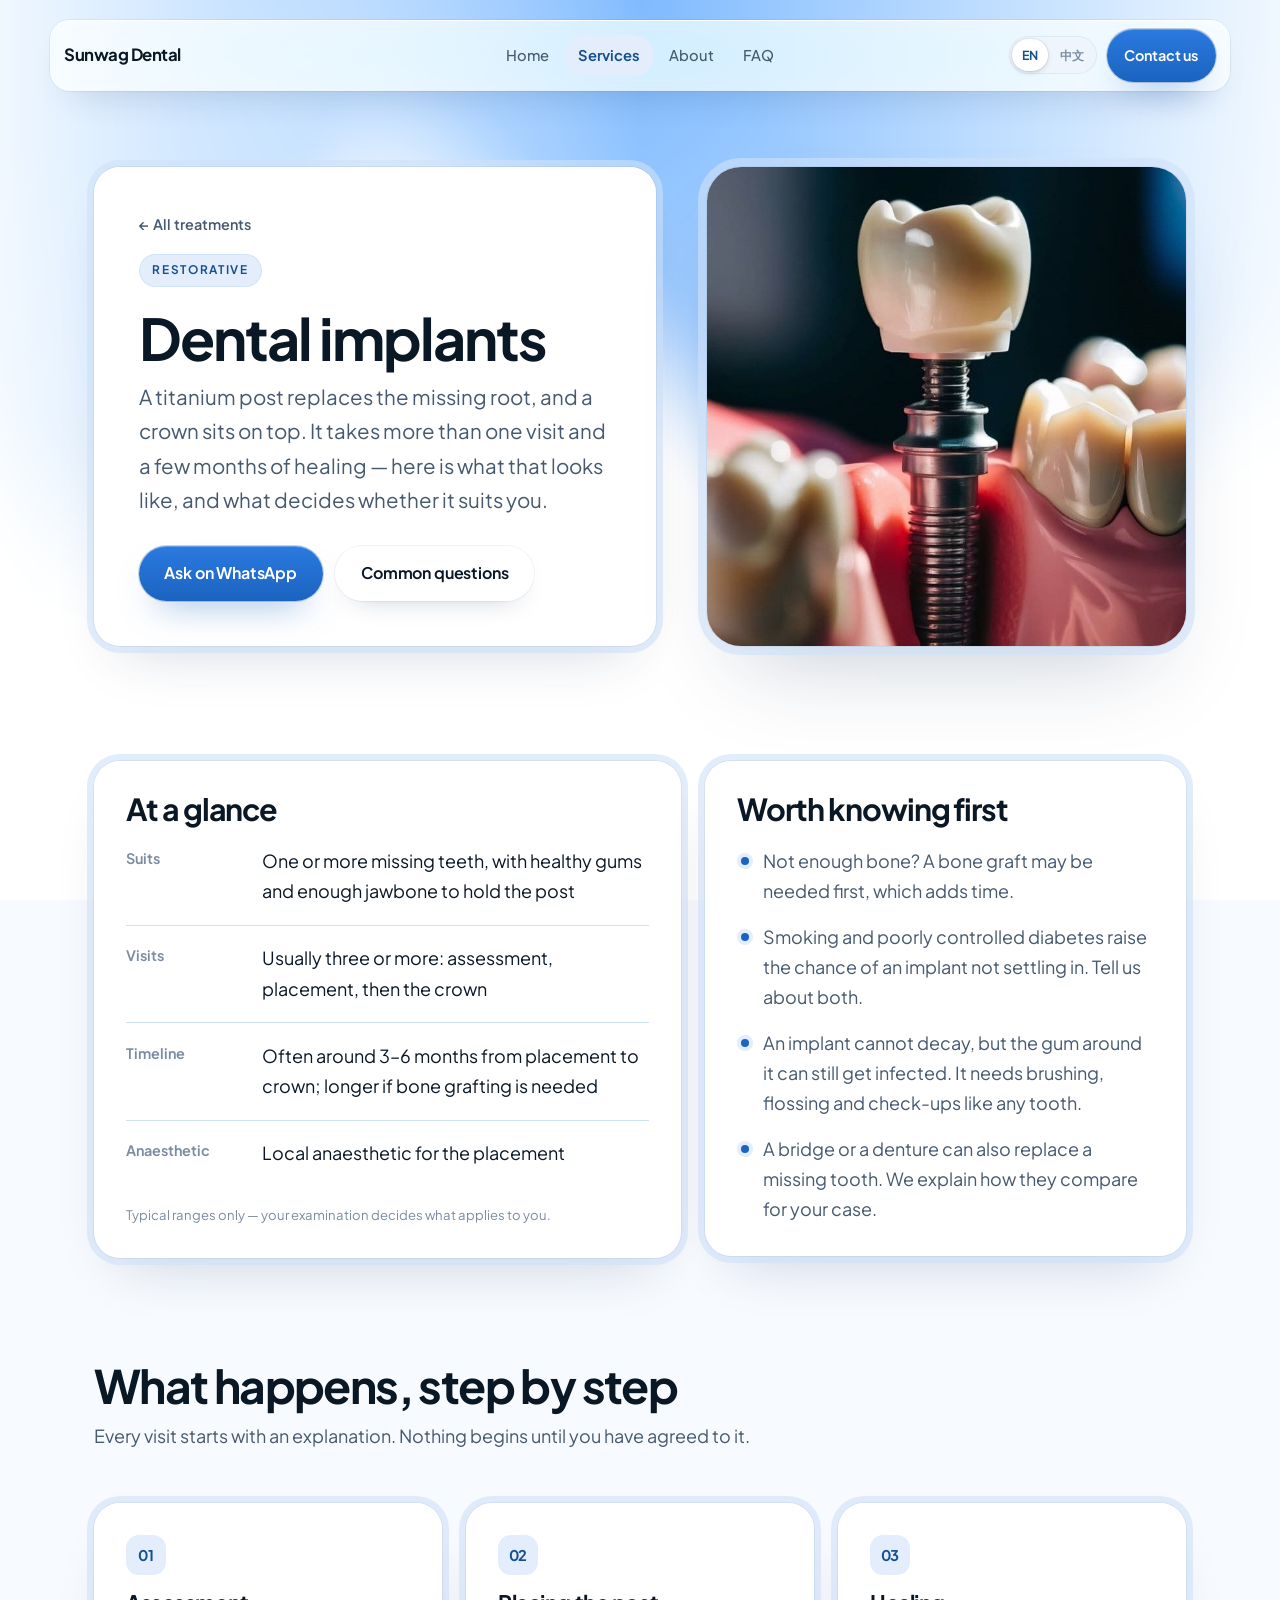
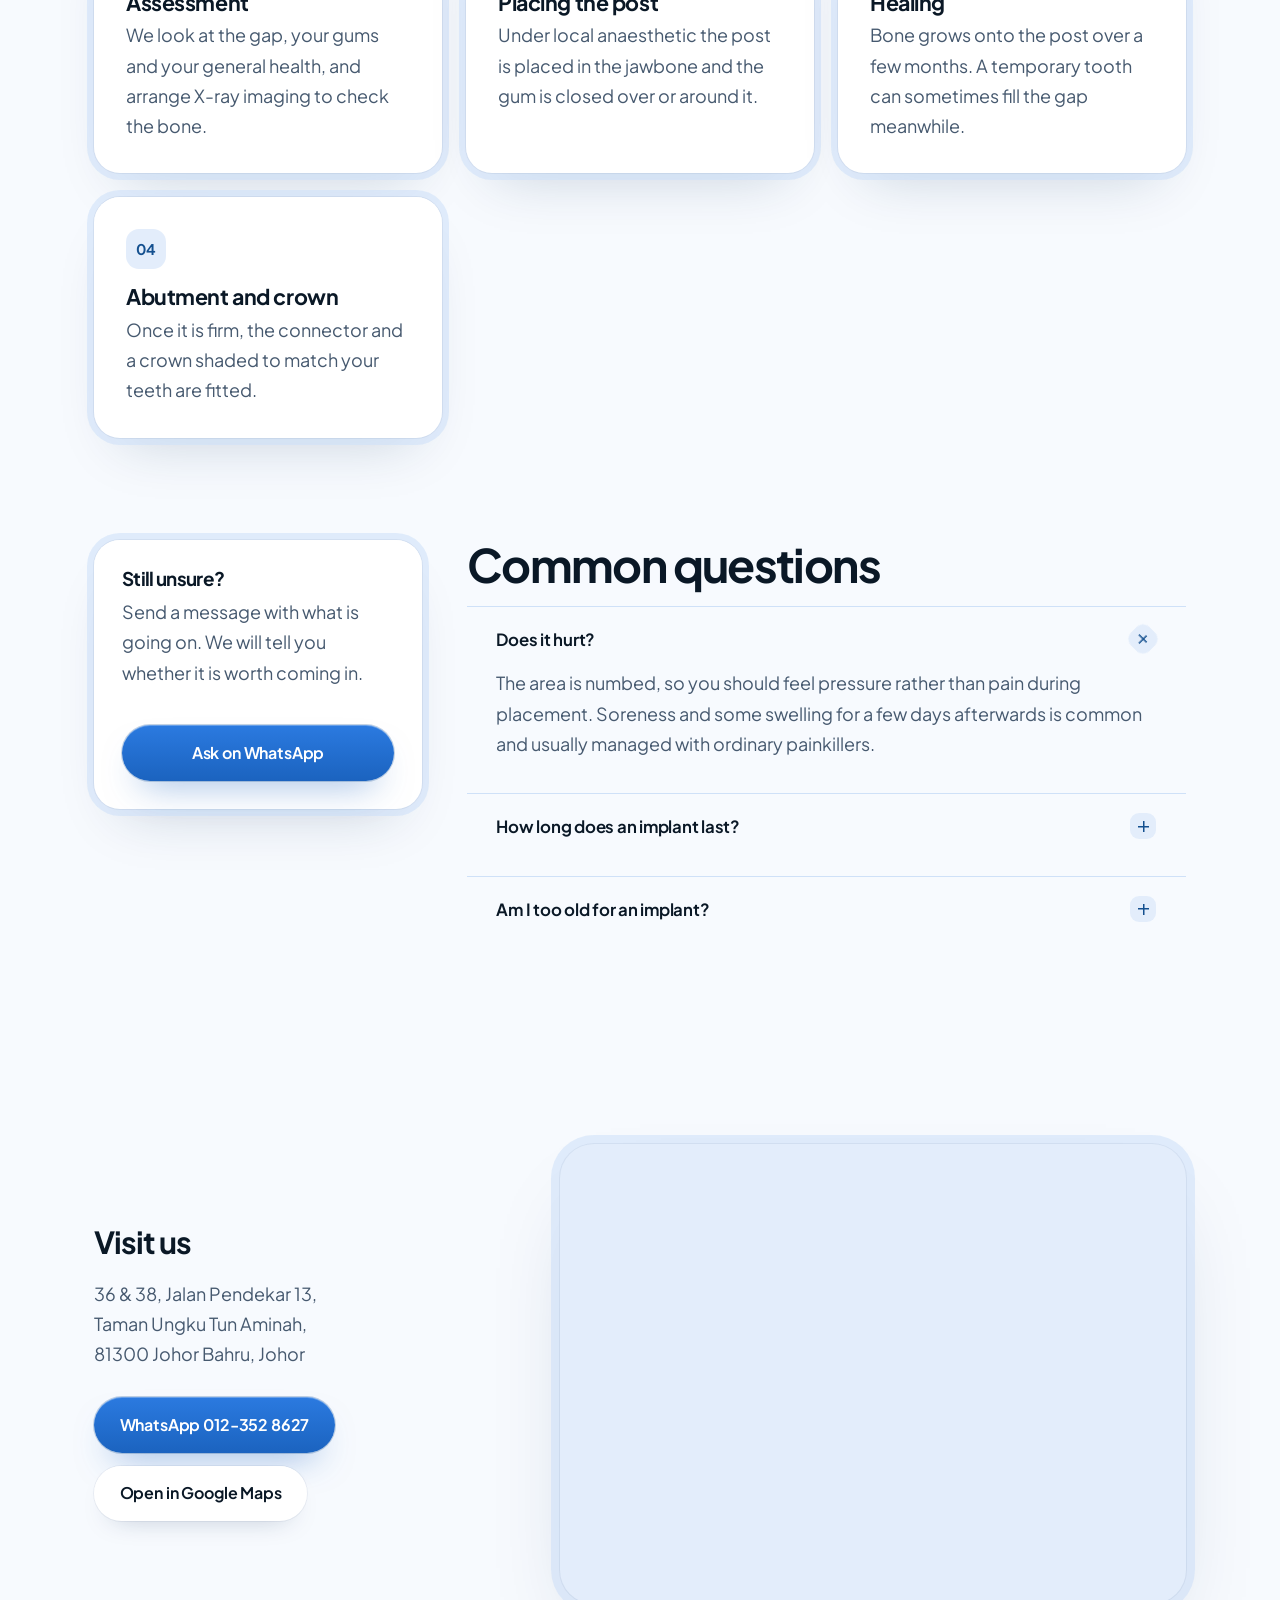
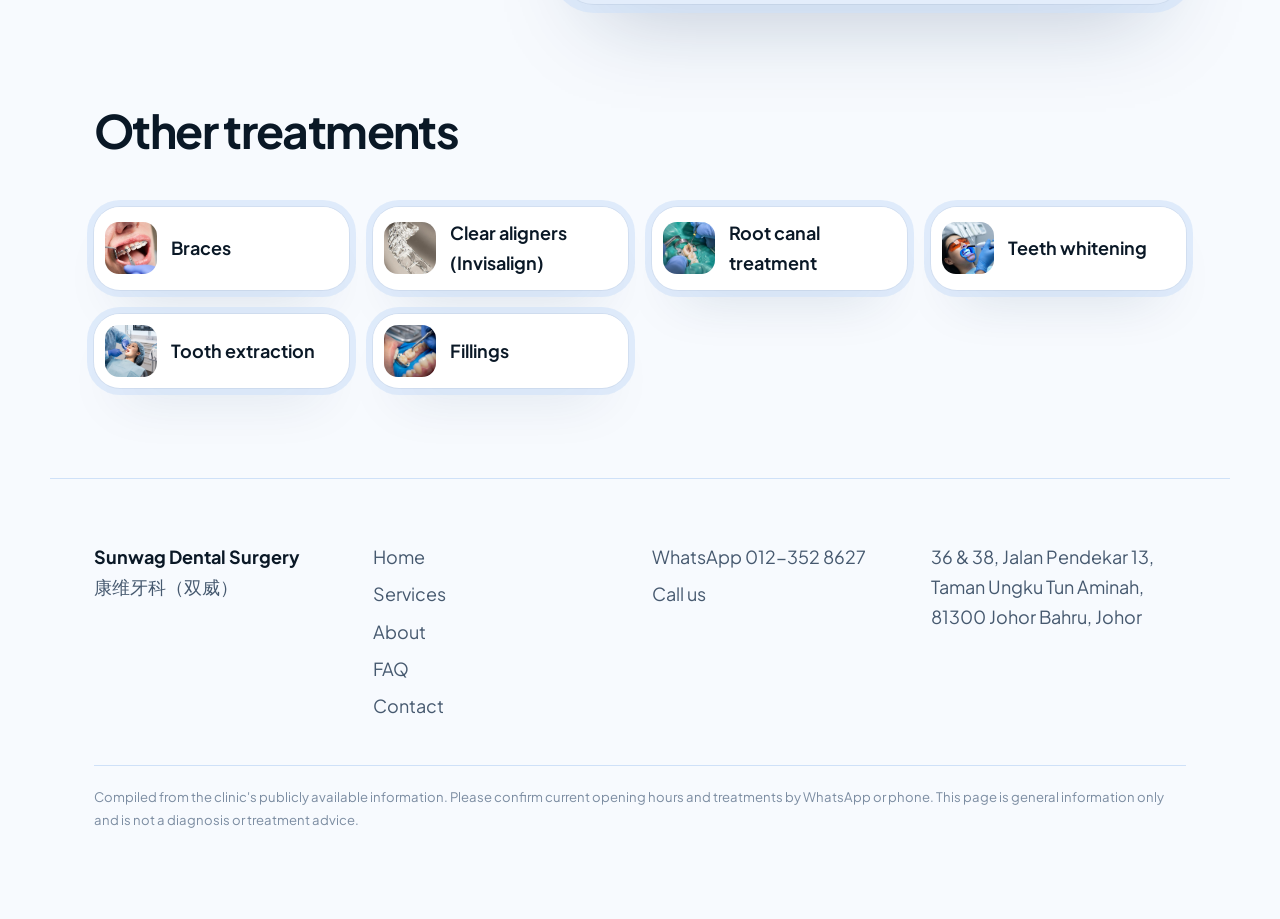
<file: service-implants.html>
<!doctype html>
<!--
  Sunwag Dental Surgery — Dental implants (service detail page)
  Generated 2026-09-14 from the services list; hand-edit freely from here on.
  ⚠️ General patient information only. The clinic has NOT confirmed that it offers this
     treatment or reviewed this text. No prices, no testimonials, no promises
     (MDC advertising rules). Durations are typical ranges, not clinic commitments.
-->
<html lang="en">
  <head>
    <meta charset="utf-8" />
    <meta name="viewport" content="width=device-width, initial-scale=1" />
    <title data-zh="植牙 | Sunwag Dental Surgery 康维牙科">
      Dental implants | Sunwag Dental Surgery, Johor Bahru
    </title>
    <meta
      name="description"
      content="A titanium post replaces the missing root, and a crown sits on top. It takes more than one visit and a few months of healing — here is what that looks like, and what decides whether it suits you."
      data-zh-content="用钛金属植体替代缺掉的牙根，上面再装牙冠。需要分几次完成、中间等几个月愈合 —— 下面说明整个过程，以及哪些条件决定你适不适合。"
    />
    <meta property="og:title" content="Dental implants | Sunwag Dental Surgery" />
    <meta property="og:description" content="A titanium post replaces the missing root, and a crown sits on top. It takes more than one visit and a few months of healing — here is what that looks like, and what decides whether it suits you." />
    <meta property="og:type" content="website" />
    <link rel="preconnect" href="https://fonts.googleapis.com" />
    <link rel="preconnect" href="https://fonts.gstatic.com" crossorigin />
    <link
      rel="stylesheet"
      href="https://fonts.googleapis.com/css2?family=Plus+Jakarta+Sans:wght@400;500;600;700;800&display=swap"
    />
    <link rel="stylesheet" href="style.css" />
    <script>
      document.documentElement.classList.add("js");
    </script>
  </head>
  <body>
    <div class="wash" aria-hidden="true">
      <span></span><span></span><span></span>
      <!-- 极光背景。参数全在 data-* 上，改数值不用碰 aurora.js。
           说明见 aurora.js 顶部；调参对照 reactbits.dev/backgrounds/aurora。

           配色跟首页的 Scanner 守同一套硬规矩：背景不许进强调色
           （--blue #1b63bf）的色域，必须留在 --sky-* 那一族。

           lightMode 里 chroma 会被峰值通道归一化，所以传饱和色会被拉到
           全饱和。#BFD8F4 实测下来是 35%，跟首页 Scanner 的 36% 基本持平 ——
           两页背景效果不同，但视觉重量一致。
           三个色标沿 uv.x 横向排列；A-B-A 读起来是中间一条光带。 -->
      <canvas
        class="aurora"
        data-color1="#D0D6DC"
        data-color2="#628DBC"
        data-color3="#D0D6DC"
        data-amplitude="1"
        data-blend="0.3"
        data-speed="0.55"
        data-opacity="1"
      ></canvas>
    </div>

    <nav class="nav">
      <div class="nav-inner">
        <a class="brand" href="index.html">Sunwag Dental</a>

        <div class="nav-panel" id="nav-panel">
          <ul class="nav-links">
            <li>
              <a href="index.html" data-zh="首页">Home</a>
            </li>
            <li>
              <a href="services.html" aria-current="page" data-zh="服务"
                >Services</a
              >
            </li>
            <li>
              <a href="about.html" data-zh="关于">About</a>
            </li>
            <li>
              <a href="faq.html" data-zh="常见问题">FAQ</a>
            </li>
          </ul>

          <div class="nav-actions">
            <div class="lang" role="group" aria-label="Language">
              <button type="button" data-lang-btn="en" aria-pressed="true">
                EN
              </button>
              <button type="button" data-lang-btn="zh" aria-pressed="false">
                中文
              </button>
            </div>
            <a class="btn btn-primary" href="contact.html" data-zh="联络我们"
              >Contact us</a
            >
          </div>
        </div>

        <button
          class="nav-toggle"
          type="button"
          aria-expanded="false"
          aria-controls="nav-panel"
          aria-label="Menu"
          data-zh-aria-label="菜单"
        >
          <span></span>
        </button>
      </div>
    </nav>

    <main>
      <header class="hero wrap svc-hero">
        <div class="split">
          <div class="hero-card" data-reveal>
            <a class="crumb" href="services.html" data-zh="← 全部服务">← All treatments</a>
            <span class="eyebrow" data-zh="修复">Restorative</span>
            <h1 data-zh="植牙">Dental implants</h1>
            <p class="lede" data-zh="用钛金属植体替代缺掉的牙根，上面再装牙冠。需要分几次完成、中间等几个月愈合 —— 下面说明整个过程，以及哪些条件决定你适不适合。">A titanium post replaces the missing root, and a crown sits on top. It takes more than one visit and a few months of healing — here is what that looks like, and what decides whether it suits you.</p>
            <div class="btn-row">
              <a class="btn btn-primary" href="https://wa.me/60123528627" data-zh="WhatsApp 询问">Ask on WhatsApp</a>
              <a class="btn btn-ghost" href="#faq" data-zh="常见问题">Common questions</a>
            </div>
          </div>
          <figure class="shot" data-reveal style="margin: 0; --d: 120ms">
            <img
              src="images/implant.jpg"
              alt="A dental implant with its crown, beside natural teeth"
              data-zh-alt="植体与牙冠，旁边是天然牙齿"
              decoding="async"
            />
          </figure>
        </div>
      </header>

      <section class="wrap is-tight-above">
        <div class="svc-detail">
          <div class="card svc-glance" data-reveal>
            <h2 data-zh="重点整理">At a glance</h2>
            <ul class="rows">
              <li>
                <span class="k" data-zh="适合">Suits</span>
                <span class="v" data-zh="缺一颗或多颗牙，牙龈健康、颚骨足够支撑植体">One or more missing teeth, with healthy gums and enough jawbone to hold the post</span>
              </li>
              <li>
                <span class="k" data-zh="就诊次数">Visits</span>
                <span class="v" data-zh="通常三次以上：评估、植入、装牙冠">Usually three or more: assessment, placement, then the crown</span>
              </li>
              <li>
                <span class="k" data-zh="整体时间">Timeline</span>
                <span class="v" data-zh="从植入到装牙冠常见约 3–6 个月；需要补骨的话会更久">Often around 3–6 months from placement to crown; longer if bone grafting is needed</span>
              </li>
              <li>
                <span class="k" data-zh="麻醉">Anaesthetic</span>
                <span class="v" data-zh="植入时使用局部麻醉">Local anaesthetic for the placement</span>
              </li>
            </ul>
            <p class="tiny" data-zh="以上为一般情况，实际以检查结果为准。">Typical ranges only — your examination decides what applies to you.</p>
          </div>
          <div class="card svc-know" data-reveal style="--d: 100ms">
            <h2 data-zh="开始前值得知道的事">Worth knowing first</h2>
            <ul class="svc-bullets">
              <li data-zh="骨头不够时，可能要先补骨，整体时间会拉长。">Not enough bone? A bone graft may be needed first, which adds time.</li>
              <li data-zh="吸烟和血糖控制不佳会提高植体无法稳固的风险，请一定告诉我们。">Smoking and poorly controlled diabetes raise the chance of an implant not settling in. Tell us about both.</li>
              <li data-zh="植体不会蛀，但周围的牙龈一样会发炎，需要像天然牙一样刷牙、用牙线、定期检查。">An implant cannot decay, but the gum around it can still get infected. It needs brushing, flossing and check-ups like any tooth.</li>
              <li data-zh="牙桥或假牙也能补缺牙，我们会说明哪一种比较适合你的情况。">A bridge or a denture can also replace a missing tooth. We explain how they compare for your case.</li>
            </ul>
          </div>
        </div>
      </section>

      <section class="wrap">
        <div class="section-head" data-reveal>
          <h2 data-zh="治疗过程">What happens, step by step</h2>
          <p class="muted" data-zh="每一步开始前都会先说明，你同意了才会进行。">Every visit starts with an explanation. Nothing begins until you have agreed to it.</p>
        </div>
        <div class="grid">
          <article class="card" data-reveal style="--d: 0ms">
            <div class="card-num">01</div>
            <h3 data-zh="检查评估">Assessment</h3>
            <p class="muted" data-zh="检查缺牙位置、牙龈和整体健康状况，并安排 X 光影像评估骨头条件。">We look at the gap, your gums and your general health, and arrange X-ray imaging to check the bone.</p>
          </article>
          <article class="card" data-reveal style="--d: 80ms">
            <div class="card-num">02</div>
            <h3 data-zh="植入植体">Placing the post</h3>
            <p class="muted" data-zh="在局部麻醉下把植体放进颚骨，再缝合牙龈。">Under local anaesthetic the post is placed in the jawbone and the gum is closed over or around it.</p>
          </article>
          <article class="card" data-reveal style="--d: 160ms">
            <div class="card-num">03</div>
            <h3 data-zh="等待愈合">Healing</h3>
            <p class="muted" data-zh="几个月内骨头会长上植体、把它抓稳。有些情况可以先戴临时假牙。">Bone grows onto the post over a few months. A temporary tooth can sometimes fill the gap meanwhile.</p>
          </article>
          <article class="card" data-reveal style="--d: 240ms">
            <div class="card-num">04</div>
            <h3 data-zh="基台与牙冠">Abutment and crown</h3>
            <p class="muted" data-zh="植体稳固后，装上连接用的基台和颜色配合邻牙的牙冠。">Once it is firm, the connector and a crown shaded to match your teeth are fitted.</p>
          </article>
        </div>
      </section>

      <section class="wrap" id="faq">
        <div class="faq-layout">
          <aside class="faq-aside">
            <div class="card" data-reveal>
              <h2 data-zh="还有疑问？">Still unsure?</h2>
              <p class="muted" data-zh="把情况用讯息说一说，我们会告诉你需不需要来一趟。">Send a message with what is going on. We will tell you whether it is worth coming in.</p>
              <a class="btn btn-primary" href="https://wa.me/60123528627" data-zh="WhatsApp 询问">Ask on WhatsApp</a>
            </div>
          </aside>
          <div class="faq-list">
            <div class="section-head" data-reveal style="margin-bottom: 1rem">
              <h2 data-zh="常见问题">Common questions</h2>
            </div>
            <details open data-reveal>
              <summary data-zh="植牙会痛吗？">Does it hurt?</summary>
              <div class="answer">
                <p data-zh="植入时会打麻醉，过程中通常只感觉到压力。之后几天酸痛、轻微肿是常见的，一般吃普通止痛药就能缓解。">The area is numbed, so you should feel pressure rather than pain during placement. Soreness and some swelling for a few days afterwards is common and usually managed with ordinary painkillers.</p>
              </div>
            </details>
            <details data-reveal>
              <summary data-zh="植牙可以用多久？">How long does an implant last?</summary>
              <div class="answer">
                <p data-zh="只要清洁做好、定期检查，植体通常可以用很多年。上面的牙冠会磨损，日后可能需要更换。">With good cleaning and regular check-ups, implants often last many years. The crown on top may wear and need replacing at some point.</p>
              </div>
            </details>
            <details data-reveal>
              <summary data-zh="年纪大还能植牙吗？">Am I too old for an implant?</summary>
              <div class="answer">
                <p data-zh="年龄本身很少是决定因素，骨头、牙龈和整体健康更关键，这就是评估要看的。">Age on its own is rarely the deciding factor. Bone, gum health and general health matter more — that is what the assessment is for.</p>
              </div>
            </details>
            <details data-reveal>
              <summary data-zh="拔牙当天可以马上植牙吗？">Can the implant go in the same day a tooth is pulled?</summary>
              <div class="answer">
                <p data-zh="如果位置健康、骨头条件合适，有时可以。但很多情况先让伤口愈合会比较好，要检查后才能决定。">Sometimes, if the site is healthy and the bone is suitable. Often it is better to let the socket heal first. We decide after examining it.</p>
              </div>
            </details>
          </div>
        </div>
      </section>

      <section class="wrap">
        <div class="svc-visit">
          <div data-reveal>
            <h2 data-zh="来诊所">Visit us</h2>
            <p class="muted">
              36 &amp; 38, Jalan Pendekar 13,<br />
              Taman Ungku Tun Aminah,<br />
              81300 Johor Bahru, Johor
            </p>
            <div class="btn-row">
              <a class="btn btn-primary" href="https://wa.me/60123528627">WhatsApp 012-352 8627</a>
              <a
                class="btn btn-ghost"
                href="https://www.google.com/maps/dir/?api=1&amp;destination=36%20%26%2038%2C%20Jalan%20Pendekar%2013%2C%20Taman%20Ungku%20Tun%20Aminah%2C%2081300%20Johor%20Bahru%2C%20Johor"
                data-zh="Google Maps 导航"
                >Open in Google Maps</a
              >
            </div>
          </div>
          <div class="map" data-reveal style="--d: 120ms">
            <iframe
              src="https://www.google.com/maps?q=36%20%26%2038%2C%20Jalan%20Pendekar%2013%2C%20Taman%20Ungku%20Tun%20Aminah%2C%2081300%20Johor%20Bahru%2C%20Johor&amp;output=embed"
              title="Map showing Sunwag Dental Surgery"
              data-zh-aria-label="Sunwag Dental Surgery 地图"
              loading="lazy"
              referrerpolicy="no-referrer-when-downgrade"
            ></iframe>
          </div>
        </div>
      </section>

      <section class="wrap is-tight-below">
        <div class="section-head" data-reveal>
          <h2 data-zh="其他服务">Other treatments</h2>
        </div>
        <div class="svc-others">
          <a class="card svc-other" href="service-braces.html" data-reveal>
            <img src="images/ortho2.jpg" alt="" loading="lazy" decoding="async" />
            <span data-zh="牙齿矫正（牙套）">Braces</span>
          </a>
          <a class="card svc-other" href="service-aligners.html" data-reveal>
            <img src="images/aligner.jpg" alt="" loading="lazy" decoding="async" />
            <span data-zh="隐形牙套（隐适美）">Clear aligners (Invisalign)</span>
          </a>
          <a class="card svc-other" href="service-root-canal.html" data-reveal>
            <img src="images/rootcanal-photo.jpg" alt="" loading="lazy" decoding="async" />
            <span data-zh="根管治疗">Root canal treatment</span>
          </a>
          <a class="card svc-other" href="service-whitening.html" data-reveal>
            <img src="images/whitening-photo.jpg" alt="" loading="lazy" decoding="async" />
            <span data-zh="牙齿美白">Teeth whitening</span>
          </a>
          <a class="card svc-other" href="service-extraction.html" data-reveal>
            <img src="images/extraction-photo.jpg" alt="" loading="lazy" decoding="async" />
            <span data-zh="拔牙">Tooth extraction</span>
          </a>
          <a class="card svc-other" href="service-fillings.html" data-reveal>
            <img src="images/filling.jpg" alt="" loading="lazy" decoding="async" />
            <span data-zh="蛀牙填补">Fillings</span>
          </a>
        </div>
      </section>
    </main>

    <footer class="wrap">
      <div class="cols">
        <div>
          <strong>Sunwag Dental Surgery</strong><br />
          <span class="muted">康维牙科（双威）</span>
        </div>
        <div>
          <ul>
            <li><a href="index.html" data-zh="首页">Home</a></li>
            <li><a href="services.html" data-zh="服务">Services</a></li>
            <li><a href="about.html" data-zh="关于">About</a></li>
            <li><a href="faq.html" data-zh="常见问题">FAQ</a></li>
            <li><a href="contact.html" data-zh="联络">Contact</a></li>
          </ul>
        </div>
        <div>
          <ul>
            <li>
              <a href="https://wa.me/60123528627">WhatsApp 012-352 8627</a>
            </li>
            <li><a href="tel:+60123528627" data-zh="拨打电话">Call us</a></li>
          </ul>
        </div>
        <div class="muted">
          36 &amp; 38, Jalan Pendekar 13,<br />
          Taman Ungku Tun Aminah,<br />
          81300 Johor Bahru, Johor
        </div>
      </div>
      <p
        class="tiny note"
        data-zh="资料整理自商家公开资讯，最新营业时间与服务项目请以 WhatsApp 或电话确认为准。本页内容仅供参考，不构成诊断或治疗建议。"
      >
        Compiled from the clinic's publicly available information. Please
        confirm current opening hours and treatments by WhatsApp or phone. This
        page is general information only and is not a diagnosis or treatment
        advice.
      </p>
    </footer>

    <div class="dock">
      <a
        class="btn btn-primary"
        href="https://wa.me/60123528627"
        data-zh="WhatsApp 预约"
        >Book on WhatsApp</a
      >
    </div>

    <script src="i18n.js"></script>
    <script src="reveal.js"></script>
    <script src="nav.js"></script>
    <script src="aurora.js"></script>
  </body>
</html>
</file>
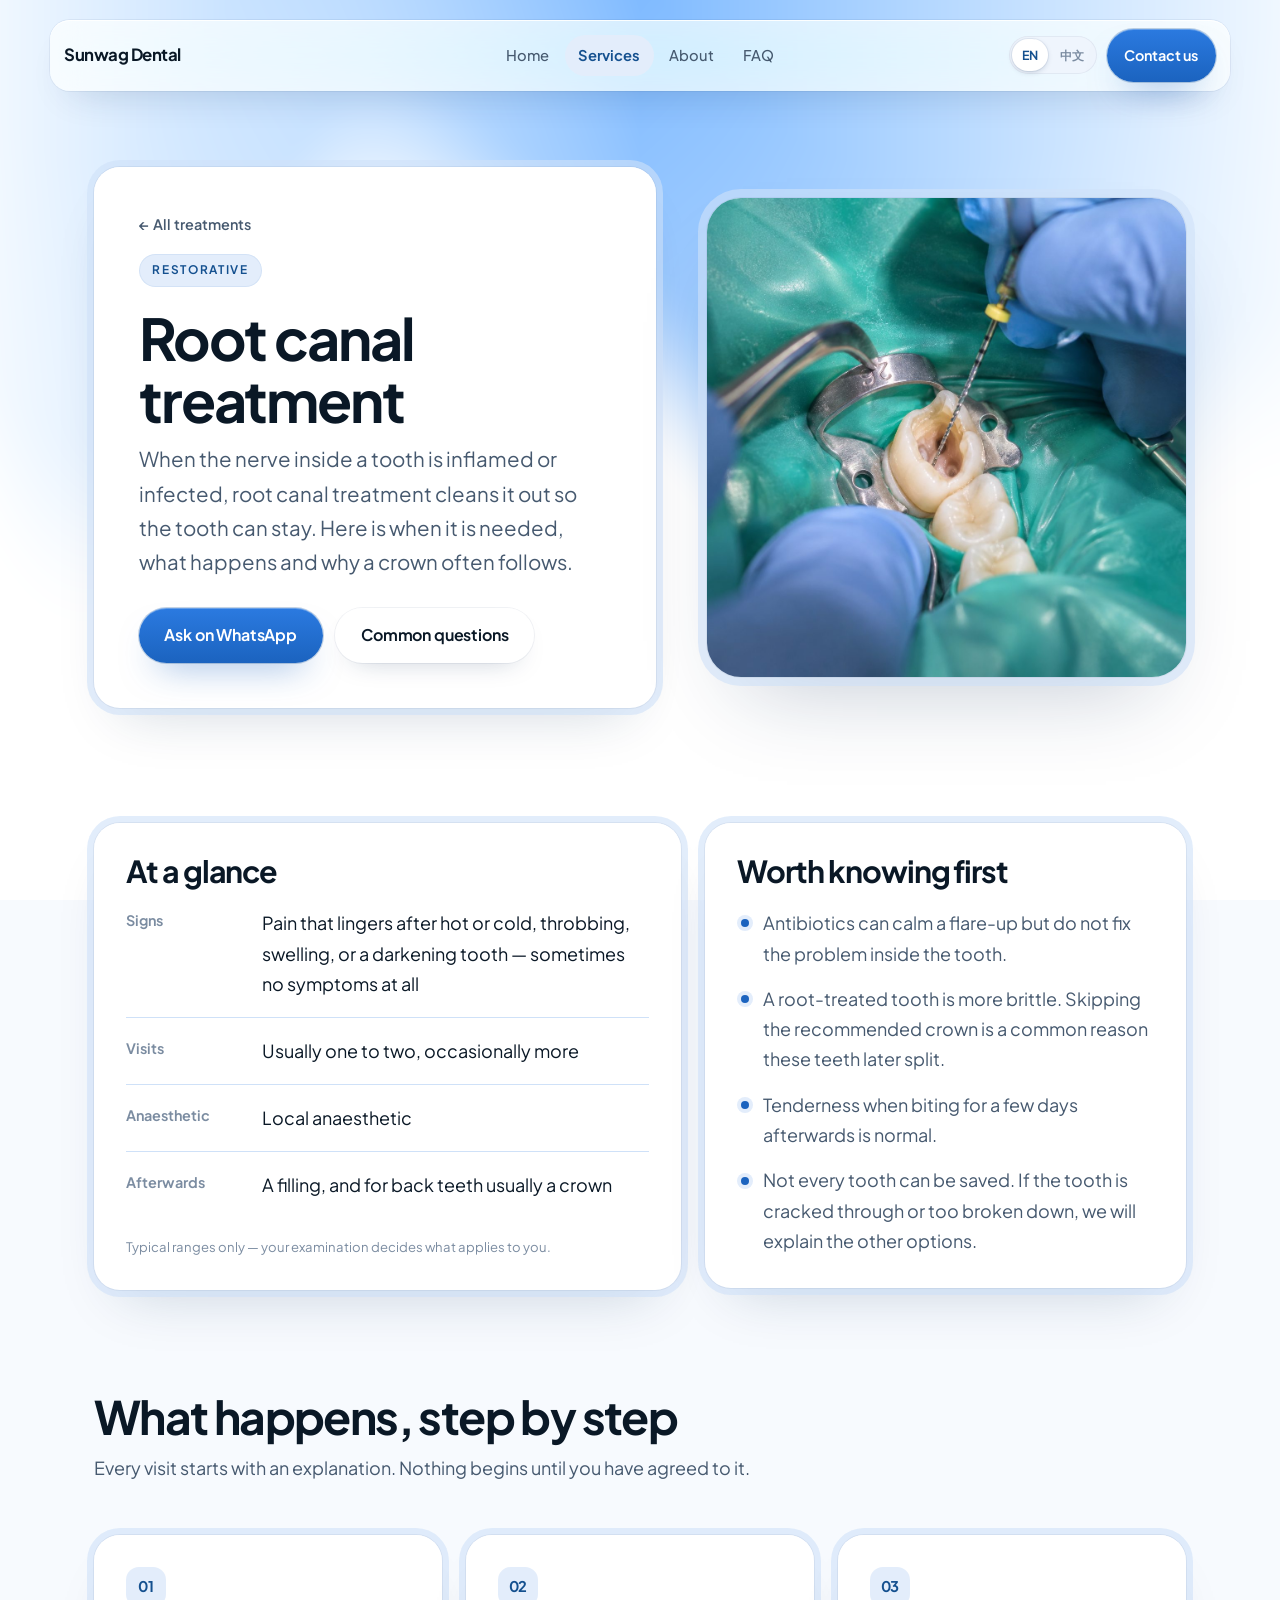
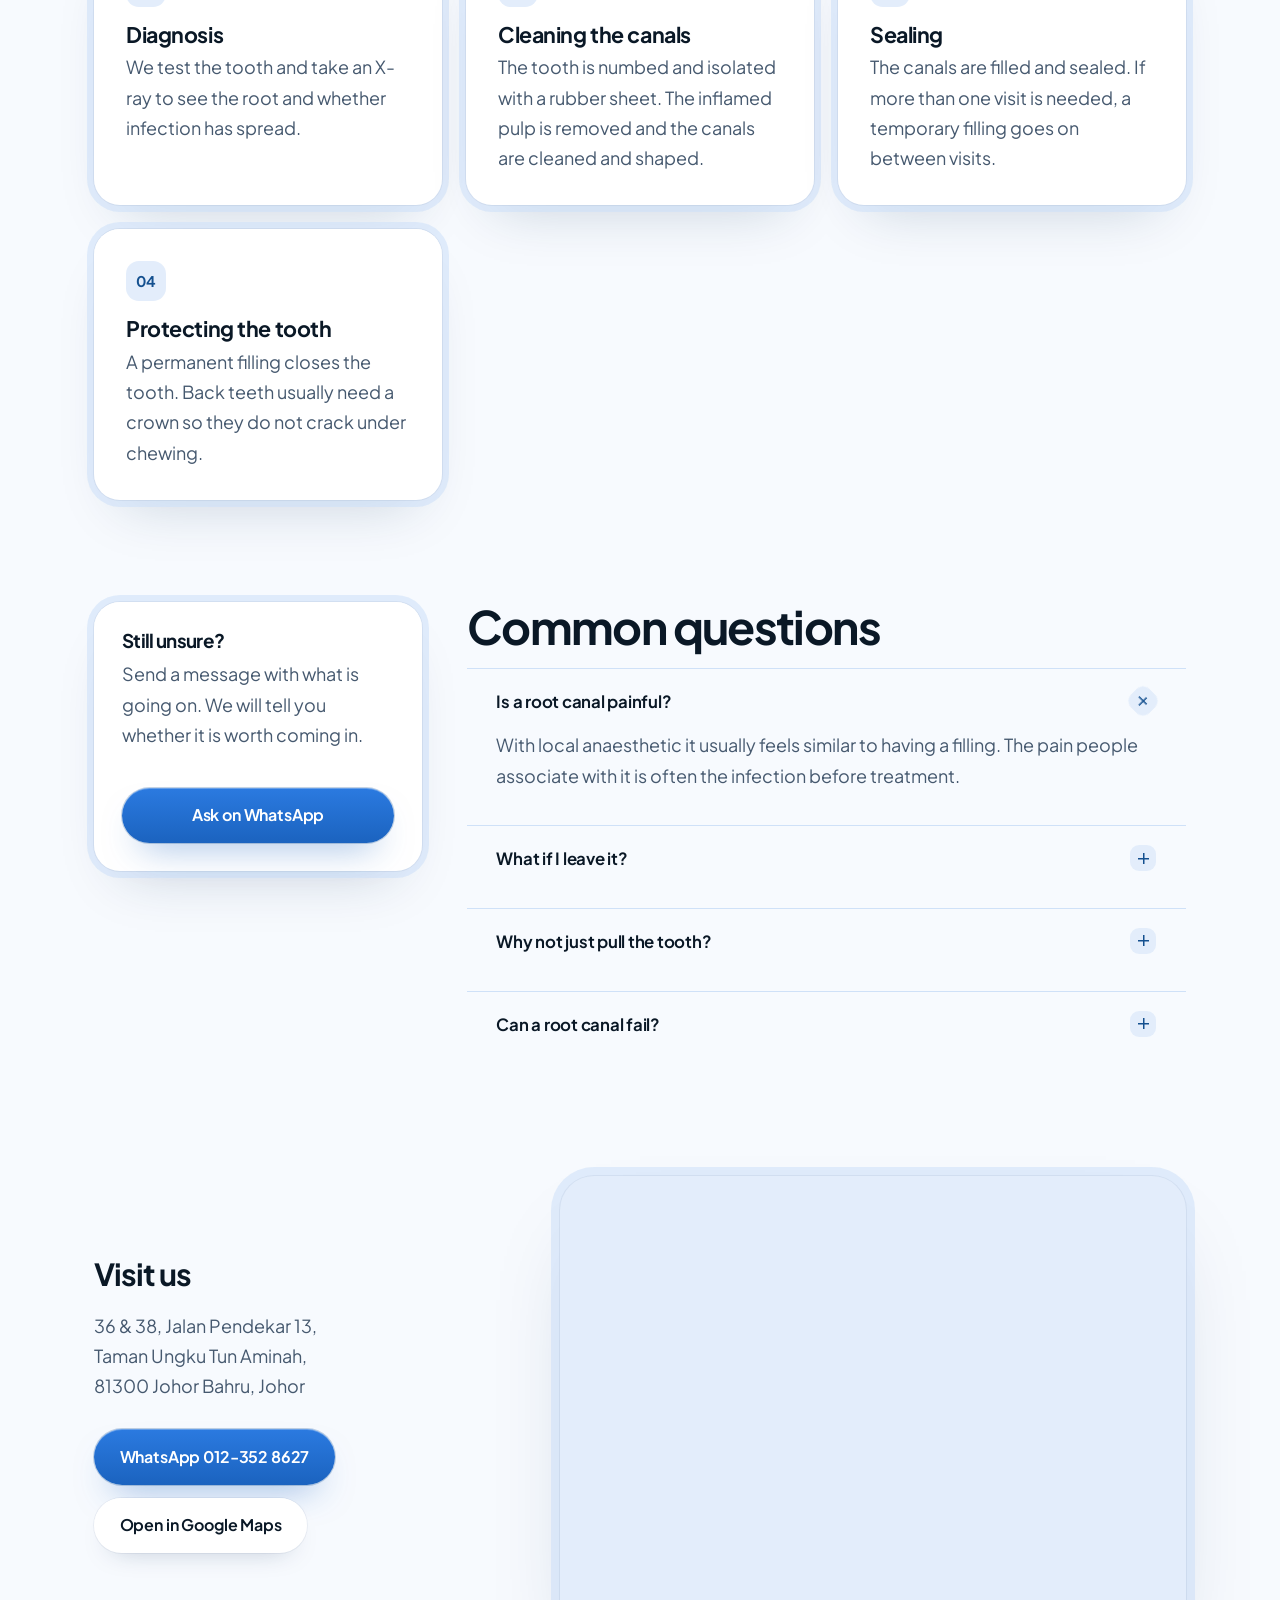
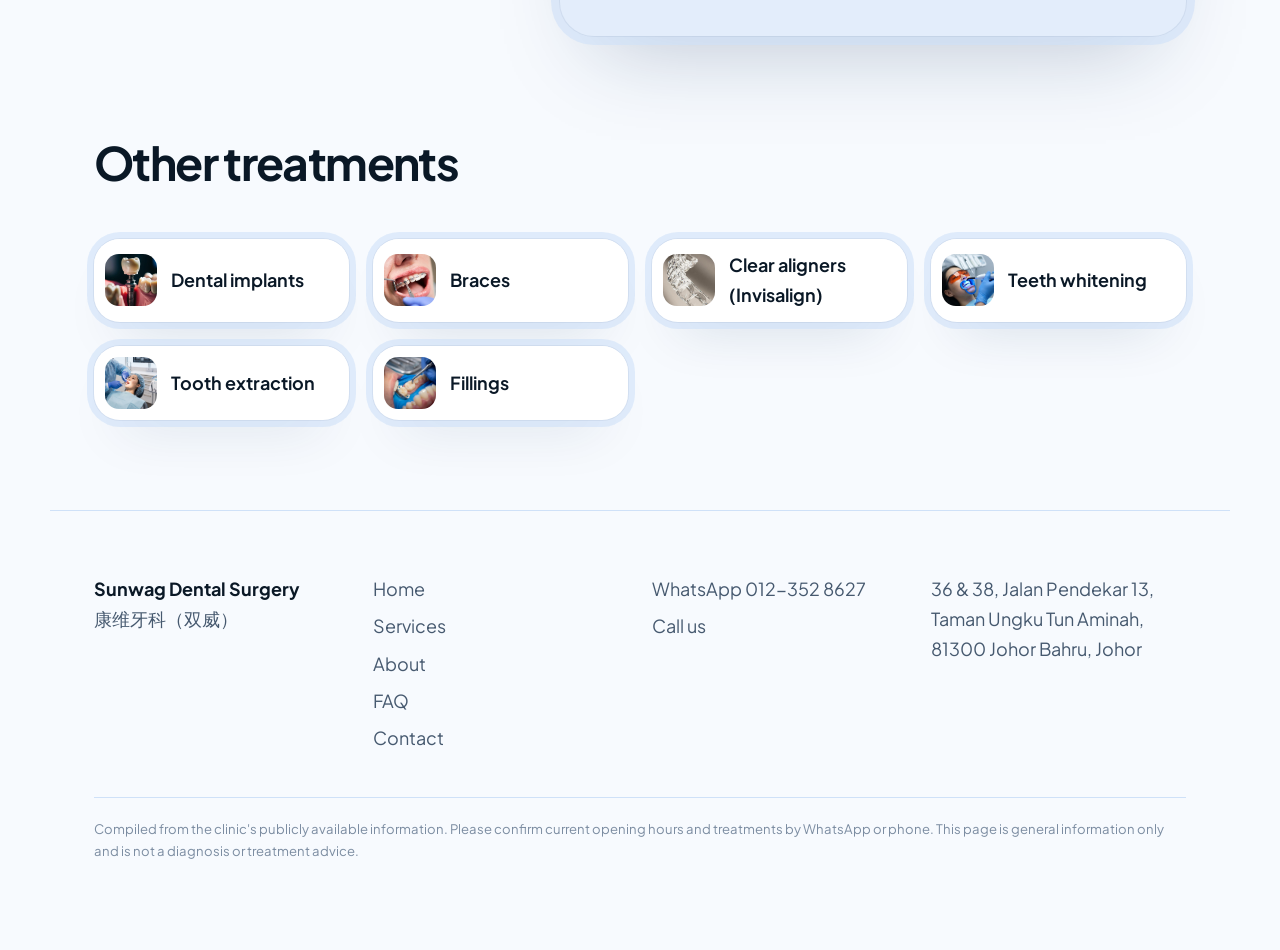
<file: service-root-canal.html>
<!doctype html>
<!--
  Sunwag Dental Surgery — Root canal treatment (service detail page)
  Generated 2026-09-14 from the services list; hand-edit freely from here on.
  ⚠️ General patient information only. The clinic has NOT confirmed that it offers this
     treatment or reviewed this text. No prices, no testimonials, no promises
     (MDC advertising rules). Durations are typical ranges, not clinic commitments.
-->
<html lang="en">
  <head>
    <meta charset="utf-8" />
    <meta name="viewport" content="width=device-width, initial-scale=1" />
    <title data-zh="根管治疗 | Sunwag Dental Surgery 康维牙科">
      Root canal treatment | Sunwag Dental Surgery, Johor Bahru
    </title>
    <meta
      name="description"
      content="When the nerve inside a tooth is inflamed or infected, root canal treatment cleans it out so the tooth can stay. Here is when it is needed, what happens and why a crown often follows."
      data-zh-content="牙齿里面的神经发炎或感染时，根管治疗把里面清干净，让这颗牙可以保留下来。下面说明什么时候需要、过程怎么进行，以及为什么之后常建议做牙冠。"
    />
    <meta property="og:title" content="Root canal treatment | Sunwag Dental Surgery" />
    <meta property="og:description" content="When the nerve inside a tooth is inflamed or infected, root canal treatment cleans it out so the tooth can stay. Here is when it is needed, what happens and why a crown often follows." />
    <meta property="og:type" content="website" />
    <link rel="preconnect" href="https://fonts.googleapis.com" />
    <link rel="preconnect" href="https://fonts.gstatic.com" crossorigin />
    <link
      rel="stylesheet"
      href="https://fonts.googleapis.com/css2?family=Plus+Jakarta+Sans:wght@400;500;600;700;800&display=swap"
    />
    <link rel="stylesheet" href="style.css" />
    <script>
      document.documentElement.classList.add("js");
    </script>
  </head>
  <body>
    <div class="wash" aria-hidden="true">
      <span></span><span></span><span></span>
      <!-- 极光背景。参数全在 data-* 上，改数值不用碰 aurora.js。
           说明见 aurora.js 顶部；调参对照 reactbits.dev/backgrounds/aurora。

           配色跟首页的 Scanner 守同一套硬规矩：背景不许进强调色
           （--blue #1b63bf）的色域，必须留在 --sky-* 那一族。

           lightMode 里 chroma 会被峰值通道归一化，所以传饱和色会被拉到
           全饱和。#BFD8F4 实测下来是 35%，跟首页 Scanner 的 36% 基本持平 ——
           两页背景效果不同，但视觉重量一致。
           三个色标沿 uv.x 横向排列；A-B-A 读起来是中间一条光带。 -->
      <canvas
        class="aurora"
        data-color1="#D0D6DC"
        data-color2="#628DBC"
        data-color3="#D0D6DC"
        data-amplitude="1"
        data-blend="0.3"
        data-speed="0.55"
        data-opacity="1"
      ></canvas>
    </div>

    <nav class="nav">
      <div class="nav-inner">
        <a class="brand" href="index.html">Sunwag Dental</a>

        <div class="nav-panel" id="nav-panel">
          <ul class="nav-links">
            <li>
              <a href="index.html" data-zh="首页">Home</a>
            </li>
            <li>
              <a href="services.html" aria-current="page" data-zh="服务"
                >Services</a
              >
            </li>
            <li>
              <a href="about.html" data-zh="关于">About</a>
            </li>
            <li>
              <a href="faq.html" data-zh="常见问题">FAQ</a>
            </li>
          </ul>

          <div class="nav-actions">
            <div class="lang" role="group" aria-label="Language">
              <button type="button" data-lang-btn="en" aria-pressed="true">
                EN
              </button>
              <button type="button" data-lang-btn="zh" aria-pressed="false">
                中文
              </button>
            </div>
            <a class="btn btn-primary" href="contact.html" data-zh="联络我们"
              >Contact us</a
            >
          </div>
        </div>

        <button
          class="nav-toggle"
          type="button"
          aria-expanded="false"
          aria-controls="nav-panel"
          aria-label="Menu"
          data-zh-aria-label="菜单"
        >
          <span></span>
        </button>
      </div>
    </nav>

    <main>
      <header class="hero wrap svc-hero">
        <div class="split">
          <div class="hero-card" data-reveal>
            <a class="crumb" href="services.html" data-zh="← 全部服务">← All treatments</a>
            <span class="eyebrow" data-zh="修复">Restorative</span>
            <h1 data-zh="根管治疗">Root canal treatment</h1>
            <p class="lede" data-zh="牙齿里面的神经发炎或感染时，根管治疗把里面清干净，让这颗牙可以保留下来。下面说明什么时候需要、过程怎么进行，以及为什么之后常建议做牙冠。">When the nerve inside a tooth is inflamed or infected, root canal treatment cleans it out so the tooth can stay. Here is when it is needed, what happens and why a crown often follows.</p>
            <div class="btn-row">
              <a class="btn btn-primary" href="https://wa.me/60123528627" data-zh="WhatsApp 询问">Ask on WhatsApp</a>
              <a class="btn btn-ghost" href="#faq" data-zh="常见问题">Common questions</a>
            </div>
          </div>
          <figure class="shot" data-reveal style="margin: 0; --d: 120ms">
            <img
              src="images/rootcanal-photo.jpg"
              alt="A root canal file in a molar isolated behind a rubber dam"
              data-zh-alt="根管治疗中，臼齿以橡皮障隔离，根管锉进入根管"
              decoding="async"
            />
          </figure>
        </div>
      </header>

      <section class="wrap is-tight-above">
        <div class="svc-detail">
          <div class="card svc-glance" data-reveal>
            <h2 data-zh="重点整理">At a glance</h2>
            <ul class="rows">
              <li>
                <span class="k" data-zh="常见征兆">Signs</span>
                <span class="v" data-zh="冷热刺激后持续痛、抽痛、肿，或牙齿变暗；有时完全没有症状">Pain that lingers after hot or cold, throbbing, swelling, or a darkening tooth — sometimes no symptoms at all</span>
              </li>
              <li>
                <span class="k" data-zh="就诊次数">Visits</span>
                <span class="v" data-zh="通常一到两次，有时更多">Usually one to two, occasionally more</span>
              </li>
              <li>
                <span class="k" data-zh="麻醉">Anaesthetic</span>
                <span class="v" data-zh="局部麻醉">Local anaesthetic</span>
              </li>
              <li>
                <span class="k" data-zh="治疗后">Afterwards</span>
                <span class="v" data-zh="补牙封口；后牙通常建议再做牙冠">A filling, and for back teeth usually a crown</span>
              </li>
            </ul>
            <p class="tiny" data-zh="以上为一般情况，实际以检查结果为准。">Typical ranges only — your examination decides what applies to you.</p>
          </div>
          <div class="card svc-know" data-reveal style="--d: 100ms">
            <h2 data-zh="开始前值得知道的事">Worth knowing first</h2>
            <ul class="svc-bullets">
              <li data-zh="抗生素可以暂时压下发炎，但解决不了牙齿里面的问题。">Antibiotics can calm a flare-up but do not fix the problem inside the tooth.</li>
              <li data-zh="做过根管的牙齿比较脆。没有按建议做牙冠，是这类牙之后裂开的常见原因。">A root-treated tooth is more brittle. Skipping the recommended crown is a common reason these teeth later split.</li>
              <li data-zh="治疗后几天咬东西会有点酸痛，属于正常现象。">Tenderness when biting for a few days afterwards is normal.</li>
              <li data-zh="不是每颗牙都救得回来。如果牙齿裂穿或破坏太严重，我们会说明其他选择。">Not every tooth can be saved. If the tooth is cracked through or too broken down, we will explain the other options.</li>
            </ul>
          </div>
        </div>
      </section>

      <section class="wrap">
        <div class="section-head" data-reveal>
          <h2 data-zh="治疗过程">What happens, step by step</h2>
          <p class="muted" data-zh="每一步开始前都会先说明，你同意了才会进行。">Every visit starts with an explanation. Nothing begins until you have agreed to it.</p>
        </div>
        <div class="grid">
          <article class="card" data-reveal style="--d: 0ms">
            <div class="card-num">01</div>
            <h3 data-zh="诊断">Diagnosis</h3>
            <p class="muted" data-zh="检查牙齿并拍 X 光，看牙根状况和感染是否扩散。">We test the tooth and take an X-ray to see the root and whether infection has spread.</p>
          </article>
          <article class="card" data-reveal style="--d: 80ms">
            <div class="card-num">02</div>
            <h3 data-zh="清理根管">Cleaning the canals</h3>
            <p class="muted" data-zh="打麻醉后用橡皮障隔离牙齿，清除发炎的牙髓，清洁并修整根管。">The tooth is numbed and isolated with a rubber sheet. The inflamed pulp is removed and the canals are cleaned and shaped.</p>
          </article>
          <article class="card" data-reveal style="--d: 160ms">
            <div class="card-num">03</div>
            <h3 data-zh="充填封闭">Sealing</h3>
            <p class="muted" data-zh="把根管填满并封闭。需要分次进行时，中间会先做临时填补。">The canals are filled and sealed. If more than one visit is needed, a temporary filling goes on between visits.</p>
          </article>
          <article class="card" data-reveal style="--d: 240ms">
            <div class="card-num">04</div>
            <h3 data-zh="保护牙齿">Protecting the tooth</h3>
            <p class="muted" data-zh="最后用永久填料封好。后牙通常要做牙冠，避免咀嚼时裂开。">A permanent filling closes the tooth. Back teeth usually need a crown so they do not crack under chewing.</p>
          </article>
        </div>
      </section>

      <section class="wrap" id="faq">
        <div class="faq-layout">
          <aside class="faq-aside">
            <div class="card" data-reveal>
              <h2 data-zh="还有疑问？">Still unsure?</h2>
              <p class="muted" data-zh="把情况用讯息说一说，我们会告诉你需不需要来一趟。">Send a message with what is going on. We will tell you whether it is worth coming in.</p>
              <a class="btn btn-primary" href="https://wa.me/60123528627" data-zh="WhatsApp 询问">Ask on WhatsApp</a>
            </div>
          </aside>
          <div class="faq-list">
            <div class="section-head" data-reveal style="margin-bottom: 1rem">
              <h2 data-zh="常见问题">Common questions</h2>
            </div>
            <details open data-reveal>
              <summary data-zh="根管治疗会很痛吗？">Is a root canal painful?</summary>
              <div class="answer">
                <p data-zh="打了麻醉后，感觉通常和补牙差不多。大家印象中的痛，多半是治疗前感染造成的痛。">With local anaesthetic it usually feels similar to having a filling. The pain people associate with it is often the infection before treatment.</p>
              </div>
            </details>
            <details data-reveal>
              <summary data-zh="不处理会怎样？">What if I leave it?</summary>
              <div class="answer">
                <p data-zh="感染不会自己好，可能扩散到骨头形成脓包，最后可能保不住这颗牙。">The infection does not heal on its own. It can spread into the bone and cause an abscess, and the tooth may eventually be lost.</p>
              </div>
            </details>
            <details data-reveal>
              <summary data-zh="为什么不直接拔掉？">Why not just pull the tooth?</summary>
              <div class="answer">
                <p data-zh="拔牙也是一个选择，但保留自己的牙通常对咀嚼和邻牙比较好。拔掉之后的空位，日后可能要靠植牙、牙桥或假牙来补。">That is an option, but keeping your own tooth is usually better for chewing and for the teeth around it. A gap may later need an implant, bridge or denture.</p>
              </div>
            </details>
            <details data-reveal>
              <summary data-zh="根管治疗会失败吗？">Can a root canal fail?</summary>
              <div class="answer">
                <p data-zh="大多数治疗后的牙齿状况良好，但有时感染会复发。通常可以重新治疗，或考虑其他做法。">Most treated teeth do well, but sometimes infection returns. The tooth can often be treated again, or other options considered.</p>
              </div>
            </details>
          </div>
        </div>
      </section>

      <section class="wrap">
        <div class="svc-visit">
          <div data-reveal>
            <h2 data-zh="来诊所">Visit us</h2>
            <p class="muted">
              36 &amp; 38, Jalan Pendekar 13,<br />
              Taman Ungku Tun Aminah,<br />
              81300 Johor Bahru, Johor
            </p>
            <div class="btn-row">
              <a class="btn btn-primary" href="https://wa.me/60123528627">WhatsApp 012-352 8627</a>
              <a
                class="btn btn-ghost"
                href="https://www.google.com/maps/dir/?api=1&amp;destination=36%20%26%2038%2C%20Jalan%20Pendekar%2013%2C%20Taman%20Ungku%20Tun%20Aminah%2C%2081300%20Johor%20Bahru%2C%20Johor"
                data-zh="Google Maps 导航"
                >Open in Google Maps</a
              >
            </div>
          </div>
          <div class="map" data-reveal style="--d: 120ms">
            <iframe
              src="https://www.google.com/maps?q=36%20%26%2038%2C%20Jalan%20Pendekar%2013%2C%20Taman%20Ungku%20Tun%20Aminah%2C%2081300%20Johor%20Bahru%2C%20Johor&amp;output=embed"
              title="Map showing Sunwag Dental Surgery"
              data-zh-aria-label="Sunwag Dental Surgery 地图"
              loading="lazy"
              referrerpolicy="no-referrer-when-downgrade"
            ></iframe>
          </div>
        </div>
      </section>

      <section class="wrap is-tight-below">
        <div class="section-head" data-reveal>
          <h2 data-zh="其他服务">Other treatments</h2>
        </div>
        <div class="svc-others">
          <a class="card svc-other" href="service-implants.html" data-reveal>
            <img src="images/implant.jpg" alt="" loading="lazy" decoding="async" />
            <span data-zh="植牙">Dental implants</span>
          </a>
          <a class="card svc-other" href="service-braces.html" data-reveal>
            <img src="images/ortho2.jpg" alt="" loading="lazy" decoding="async" />
            <span data-zh="牙齿矫正（牙套）">Braces</span>
          </a>
          <a class="card svc-other" href="service-aligners.html" data-reveal>
            <img src="images/aligner.jpg" alt="" loading="lazy" decoding="async" />
            <span data-zh="隐形牙套（隐适美）">Clear aligners (Invisalign)</span>
          </a>
          <a class="card svc-other" href="service-whitening.html" data-reveal>
            <img src="images/whitening-photo.jpg" alt="" loading="lazy" decoding="async" />
            <span data-zh="牙齿美白">Teeth whitening</span>
          </a>
          <a class="card svc-other" href="service-extraction.html" data-reveal>
            <img src="images/extraction-photo.jpg" alt="" loading="lazy" decoding="async" />
            <span data-zh="拔牙">Tooth extraction</span>
          </a>
          <a class="card svc-other" href="service-fillings.html" data-reveal>
            <img src="images/filling.jpg" alt="" loading="lazy" decoding="async" />
            <span data-zh="蛀牙填补">Fillings</span>
          </a>
        </div>
      </section>
    </main>

    <footer class="wrap">
      <div class="cols">
        <div>
          <strong>Sunwag Dental Surgery</strong><br />
          <span class="muted">康维牙科（双威）</span>
        </div>
        <div>
          <ul>
            <li><a href="index.html" data-zh="首页">Home</a></li>
            <li><a href="services.html" data-zh="服务">Services</a></li>
            <li><a href="about.html" data-zh="关于">About</a></li>
            <li><a href="faq.html" data-zh="常见问题">FAQ</a></li>
            <li><a href="contact.html" data-zh="联络">Contact</a></li>
          </ul>
        </div>
        <div>
          <ul>
            <li>
              <a href="https://wa.me/60123528627">WhatsApp 012-352 8627</a>
            </li>
            <li><a href="tel:+60123528627" data-zh="拨打电话">Call us</a></li>
          </ul>
        </div>
        <div class="muted">
          36 &amp; 38, Jalan Pendekar 13,<br />
          Taman Ungku Tun Aminah,<br />
          81300 Johor Bahru, Johor
        </div>
      </div>
      <p
        class="tiny note"
        data-zh="资料整理自商家公开资讯，最新营业时间与服务项目请以 WhatsApp 或电话确认为准。本页内容仅供参考，不构成诊断或治疗建议。"
      >
        Compiled from the clinic's publicly available information. Please
        confirm current opening hours and treatments by WhatsApp or phone. This
        page is general information only and is not a diagnosis or treatment
        advice.
      </p>
    </footer>

    <div class="dock">
      <a
        class="btn btn-primary"
        href="https://wa.me/60123528627"
        data-zh="WhatsApp 预约"
        >Book on WhatsApp</a
      >
    </div>

    <script src="i18n.js"></script>
    <script src="reveal.js"></script>
    <script src="nav.js"></script>
    <script src="aurora.js"></script>
  </body>
</html>
</file>
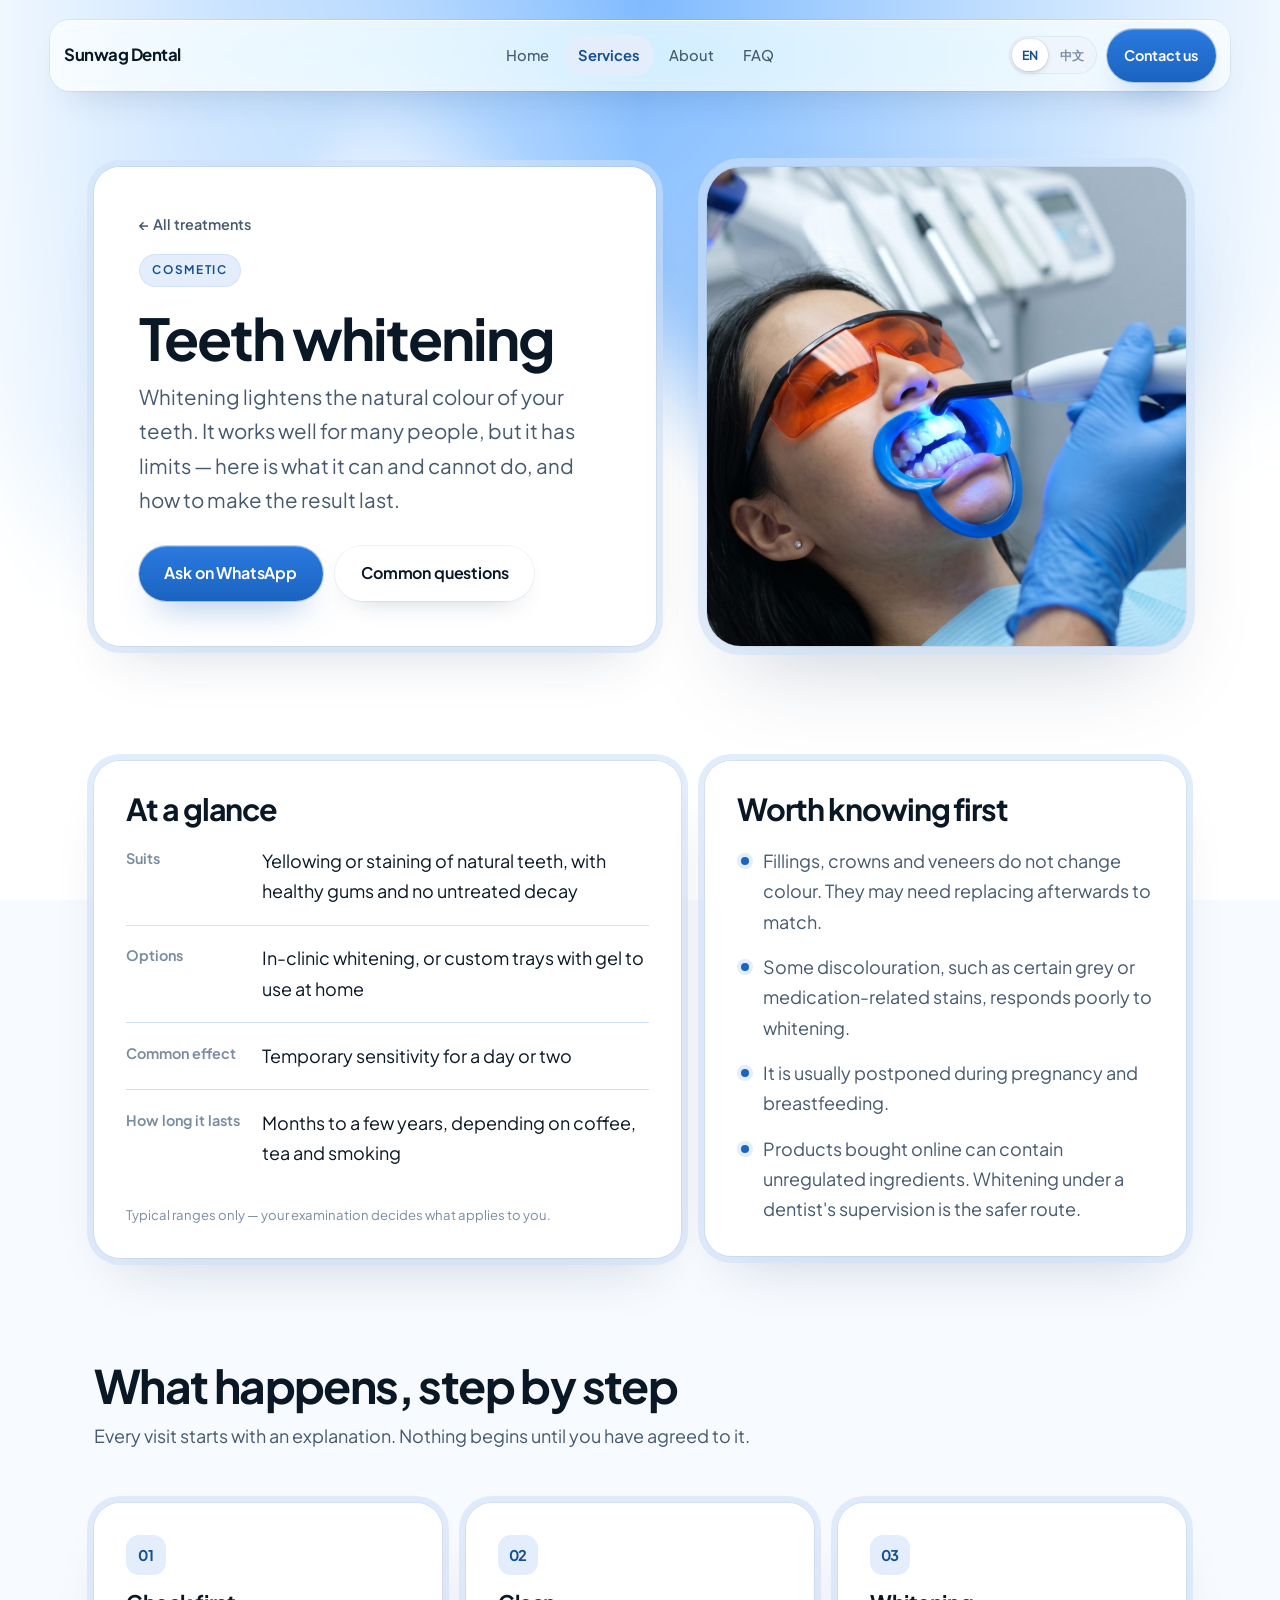
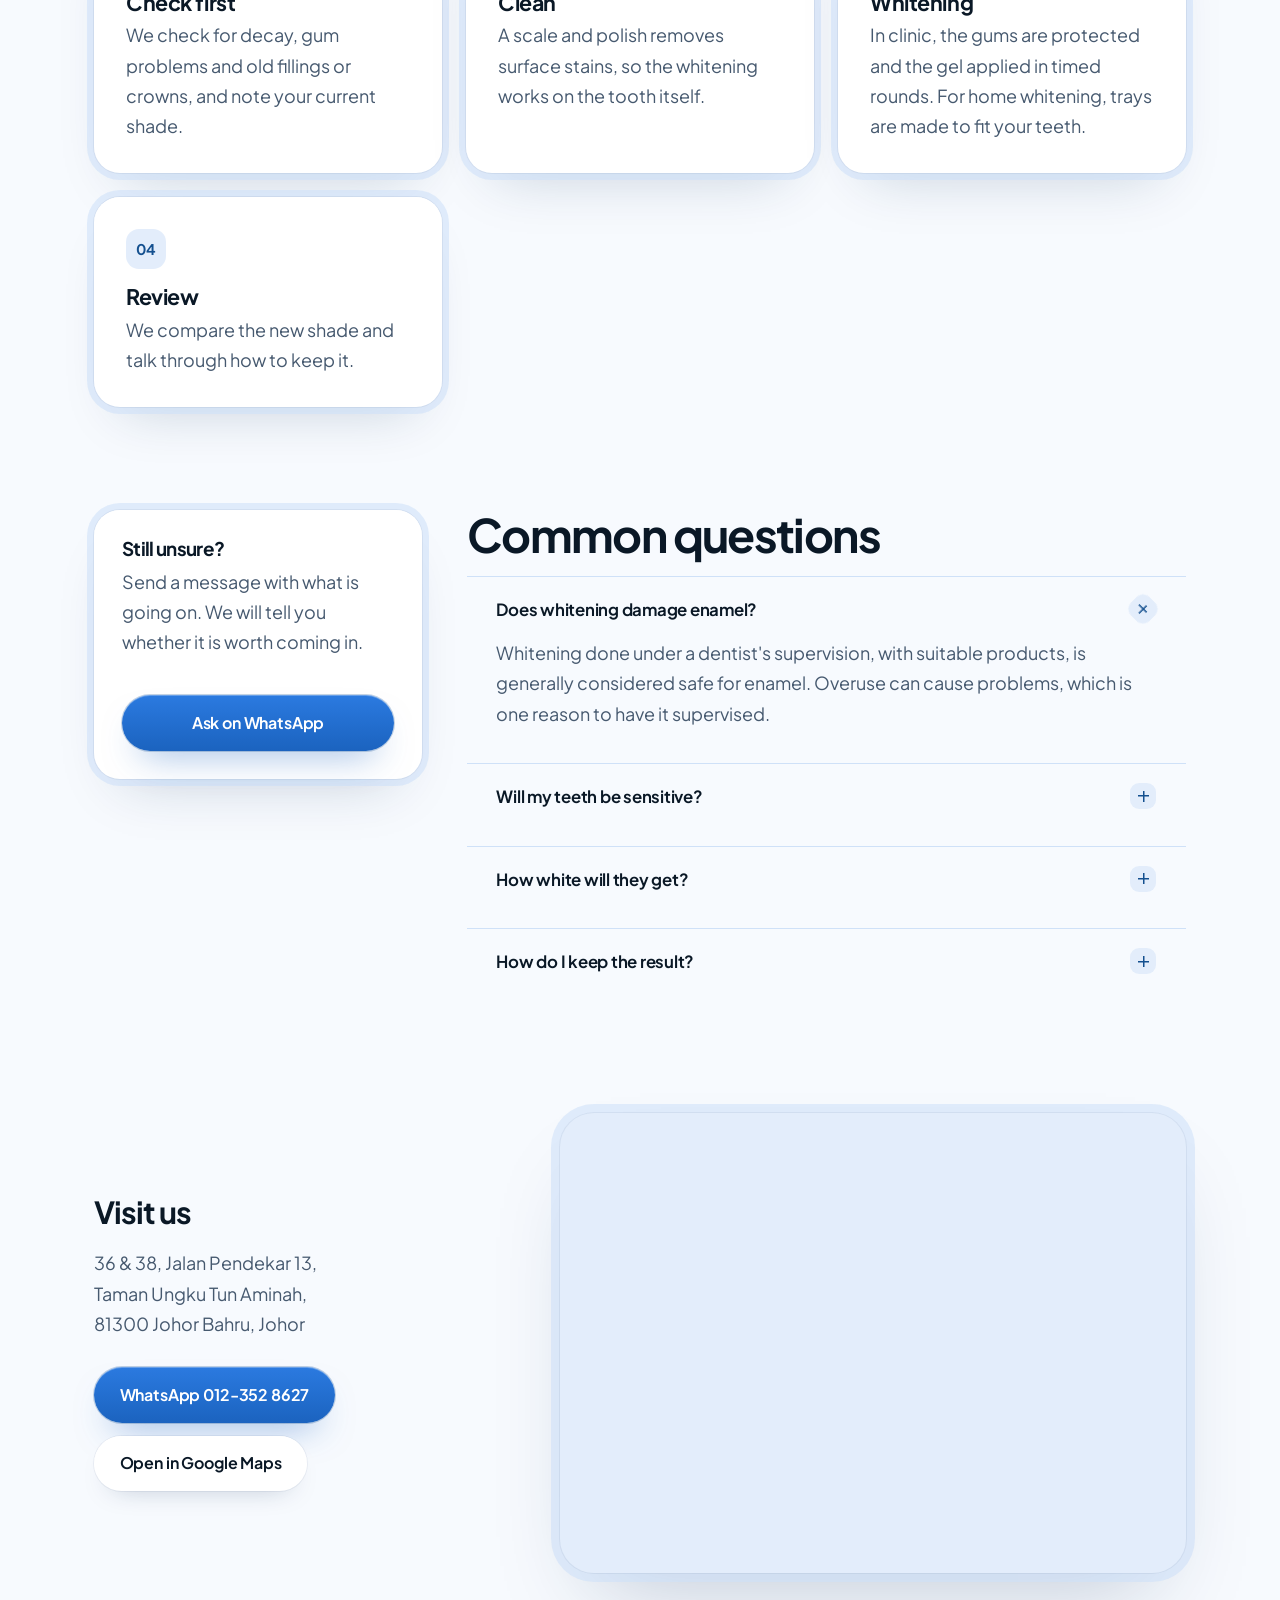
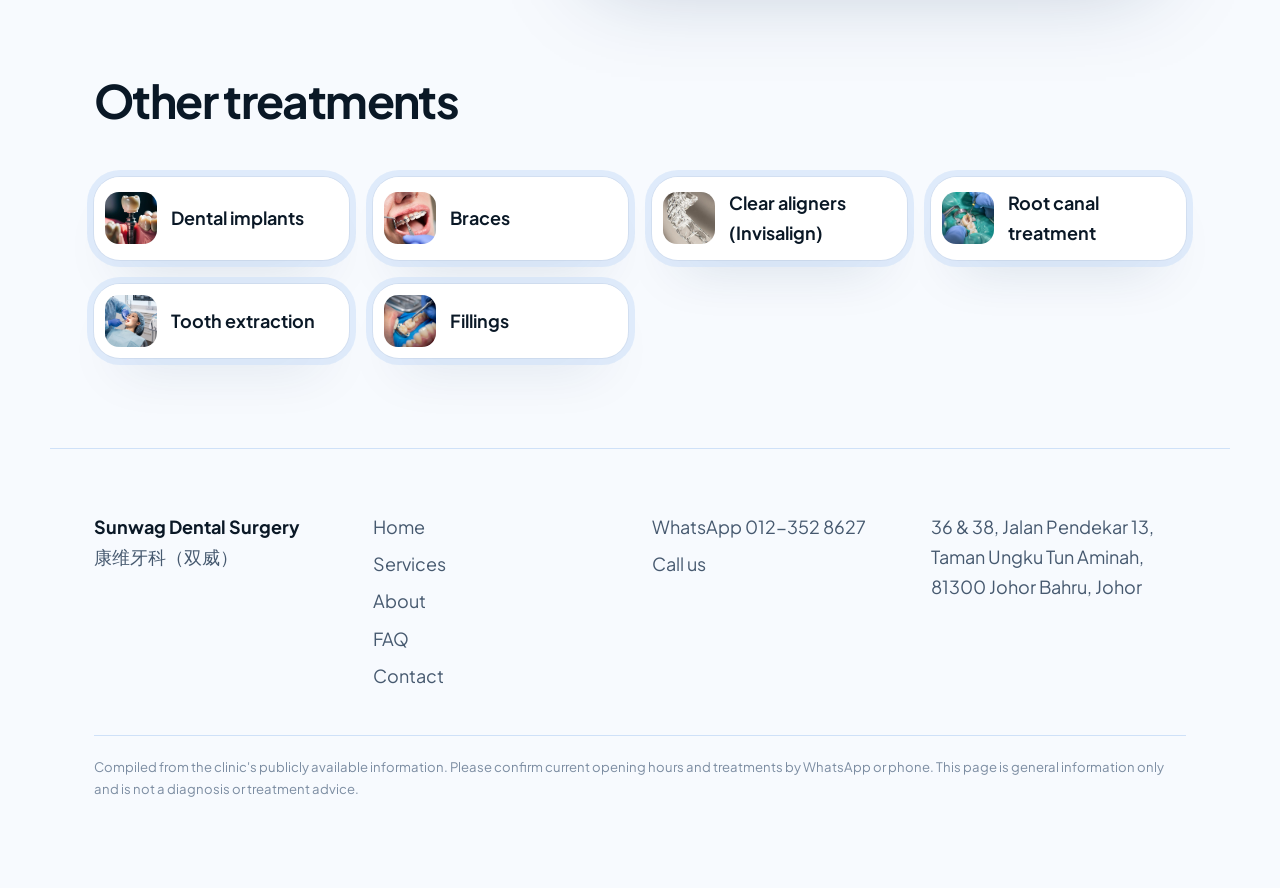
<file: service-whitening.html>
<!doctype html>
<!--
  Sunwag Dental Surgery — Teeth whitening (service detail page)
  Generated 2026-09-14 from the services list; hand-edit freely from here on.
  ⚠️ General patient information only. The clinic has NOT confirmed that it offers this
     treatment or reviewed this text. No prices, no testimonials, no promises
     (MDC advertising rules). Durations are typical ranges, not clinic commitments.
-->
<html lang="en">
  <head>
    <meta charset="utf-8" />
    <meta name="viewport" content="width=device-width, initial-scale=1" />
    <title data-zh="牙齿美白 | Sunwag Dental Surgery 康维牙科">
      Teeth whitening | Sunwag Dental Surgery, Johor Bahru
    </title>
    <meta
      name="description"
      content="Whitening lightens the natural colour of your teeth. It works well for many people, but it has limits — here is what it can and cannot do, and how to make the result last."
      data-zh-content="美白能让天然牙齿的颜色变亮。很多人效果不错，但它有局限 —— 下面说明美白能做到什么、做不到什么，以及怎么让效果维持久一点。"
    />
    <meta property="og:title" content="Teeth whitening | Sunwag Dental Surgery" />
    <meta property="og:description" content="Whitening lightens the natural colour of your teeth. It works well for many people, but it has limits — here is what it can and cannot do, and how to make the result last." />
    <meta property="og:type" content="website" />
    <link rel="preconnect" href="https://fonts.googleapis.com" />
    <link rel="preconnect" href="https://fonts.gstatic.com" crossorigin />
    <link
      rel="stylesheet"
      href="https://fonts.googleapis.com/css2?family=Plus+Jakarta+Sans:wght@400;500;600;700;800&display=swap"
    />
    <link rel="stylesheet" href="style.css" />
    <script>
      document.documentElement.classList.add("js");
    </script>
  </head>
  <body>
    <div class="wash" aria-hidden="true">
      <span></span><span></span><span></span>
      <!-- 极光背景。参数全在 data-* 上，改数值不用碰 aurora.js。
           说明见 aurora.js 顶部；调参对照 reactbits.dev/backgrounds/aurora。

           配色跟首页的 Scanner 守同一套硬规矩：背景不许进强调色
           （--blue #1b63bf）的色域，必须留在 --sky-* 那一族。

           lightMode 里 chroma 会被峰值通道归一化，所以传饱和色会被拉到
           全饱和。#BFD8F4 实测下来是 35%，跟首页 Scanner 的 36% 基本持平 ——
           两页背景效果不同，但视觉重量一致。
           三个色标沿 uv.x 横向排列；A-B-A 读起来是中间一条光带。 -->
      <canvas
        class="aurora"
        data-color1="#D0D6DC"
        data-color2="#628DBC"
        data-color3="#D0D6DC"
        data-amplitude="1"
        data-blend="0.3"
        data-speed="0.55"
        data-opacity="1"
      ></canvas>
    </div>

    <nav class="nav">
      <div class="nav-inner">
        <a class="brand" href="index.html">Sunwag Dental</a>

        <div class="nav-panel" id="nav-panel">
          <ul class="nav-links">
            <li>
              <a href="index.html" data-zh="首页">Home</a>
            </li>
            <li>
              <a href="services.html" aria-current="page" data-zh="服务"
                >Services</a
              >
            </li>
            <li>
              <a href="about.html" data-zh="关于">About</a>
            </li>
            <li>
              <a href="faq.html" data-zh="常见问题">FAQ</a>
            </li>
          </ul>

          <div class="nav-actions">
            <div class="lang" role="group" aria-label="Language">
              <button type="button" data-lang-btn="en" aria-pressed="true">
                EN
              </button>
              <button type="button" data-lang-btn="zh" aria-pressed="false">
                中文
              </button>
            </div>
            <a class="btn btn-primary" href="contact.html" data-zh="联络我们"
              >Contact us</a
            >
          </div>
        </div>

        <button
          class="nav-toggle"
          type="button"
          aria-expanded="false"
          aria-controls="nav-panel"
          aria-label="Menu"
          data-zh-aria-label="菜单"
        >
          <span></span>
        </button>
      </div>
    </nav>

    <main>
      <header class="hero wrap svc-hero">
        <div class="split">
          <div class="hero-card" data-reveal>
            <a class="crumb" href="services.html" data-zh="← 全部服务">← All treatments</a>
            <span class="eyebrow" data-zh="美容牙科">Cosmetic</span>
            <h1 data-zh="牙齿美白">Teeth whitening</h1>
            <p class="lede" data-zh="美白能让天然牙齿的颜色变亮。很多人效果不错，但它有局限 —— 下面说明美白能做到什么、做不到什么，以及怎么让效果维持久一点。">Whitening lightens the natural colour of your teeth. It works well for many people, but it has limits — here is what it can and cannot do, and how to make the result last.</p>
            <div class="btn-row">
              <a class="btn btn-primary" href="https://wa.me/60123528627" data-zh="WhatsApp 询问">Ask on WhatsApp</a>
              <a class="btn btn-ghost" href="#faq" data-zh="常见问题">Common questions</a>
            </div>
          </div>
          <figure class="shot" data-reveal style="margin: 0; --d: 120ms">
            <img
              src="images/whitening-photo.jpg"
              alt="A blue whitening light shining on teeth held apart by a cheek retractor, patient in orange protective glasses"
              data-zh-alt="牙齿美白：开口器撑开嘴唇，蓝光灯照射牙齿，患者戴橙色护目镜"
              decoding="async"
            />
          </figure>
        </div>
      </header>

      <section class="wrap is-tight-above">
        <div class="svc-detail">
          <div class="card svc-glance" data-reveal>
            <h2 data-zh="重点整理">At a glance</h2>
            <ul class="rows">
              <li>
                <span class="k" data-zh="适合">Suits</span>
                <span class="v" data-zh="天然牙齿发黄或染色，牙龈健康、没有未处理的蛀牙">Yellowing or staining of natural teeth, with healthy gums and no untreated decay</span>
              </li>
              <li>
                <span class="k" data-zh="方式">Options</span>
                <span class="v" data-zh="诊所内美白，或订制牙托搭配美白凝胶在家使用">In-clinic whitening, or custom trays with gel to use at home</span>
              </li>
              <li>
                <span class="k" data-zh="常见反应">Common effect</span>
                <span class="v" data-zh="一两天的暂时性敏感">Temporary sensitivity for a day or two</span>
              </li>
              <li>
                <span class="k" data-zh="效果维持">How long it lasts</span>
                <span class="v" data-zh="几个月到几年不等，看咖啡、茶和吸烟习惯">Months to a few years, depending on coffee, tea and smoking</span>
              </li>
            </ul>
            <p class="tiny" data-zh="以上为一般情况，实际以检查结果为准。">Typical ranges only — your examination decides what applies to you.</p>
          </div>
          <div class="card svc-know" data-reveal style="--d: 100ms">
            <h2 data-zh="开始前值得知道的事">Worth knowing first</h2>
            <ul class="svc-bullets">
              <li data-zh="补牙、牙冠和贴片不会跟着变白，之后可能要更换才会颜色一致。">Fillings, crowns and veneers do not change colour. They may need replacing afterwards to match.</li>
              <li data-zh="某些变色（例如偏灰或药物造成的）美白效果有限。">Some discolouration, such as certain grey or medication-related stains, responds poorly to whitening.</li>
              <li data-zh="怀孕和哺乳期间一般建议暂缓。">It is usually postponed during pregnancy and breastfeeding.</li>
              <li data-zh="网购的美白产品成分可能不受管制，在牙医监督下进行比较安全。">Products bought online can contain unregulated ingredients. Whitening under a dentist&#x27;s supervision is the safer route.</li>
            </ul>
          </div>
        </div>
      </section>

      <section class="wrap">
        <div class="section-head" data-reveal>
          <h2 data-zh="治疗过程">What happens, step by step</h2>
          <p class="muted" data-zh="每一步开始前都会先说明，你同意了才会进行。">Every visit starts with an explanation. Nothing begins until you have agreed to it.</p>
        </div>
        <div class="grid">
          <article class="card" data-reveal style="--d: 0ms">
            <div class="card-num">01</div>
            <h3 data-zh="先做检查">Check first</h3>
            <p class="muted" data-zh="检查有没有蛀牙、牙龈问题、旧的补牙或牙冠，并记录目前的牙色。">We check for decay, gum problems and old fillings or crowns, and note your current shade.</p>
          </article>
          <article class="card" data-reveal style="--d: 80ms">
            <div class="card-num">02</div>
            <h3 data-zh="清洁">Clean</h3>
            <p class="muted" data-zh="先洗牙、抛光去掉表面的污渍，让美白直接作用在牙齿上。">A scale and polish removes surface stains, so the whitening works on the tooth itself.</p>
          </article>
          <article class="card" data-reveal style="--d: 160ms">
            <div class="card-num">03</div>
            <h3 data-zh="美白">Whitening</h3>
            <p class="muted" data-zh="诊所内美白会先保护牙龈，再分几轮涂上美白凝胶。在家美白则会订制贴合牙齿的牙托。">In clinic, the gums are protected and the gel applied in timed rounds. For home whitening, trays are made to fit your teeth.</p>
          </article>
          <article class="card" data-reveal style="--d: 240ms">
            <div class="card-num">04</div>
            <h3 data-zh="复查">Review</h3>
            <p class="muted" data-zh="对比美白前后的牙色，说明之后怎么保持。">We compare the new shade and talk through how to keep it.</p>
          </article>
        </div>
      </section>

      <section class="wrap" id="faq">
        <div class="faq-layout">
          <aside class="faq-aside">
            <div class="card" data-reveal>
              <h2 data-zh="还有疑问？">Still unsure?</h2>
              <p class="muted" data-zh="把情况用讯息说一说，我们会告诉你需不需要来一趟。">Send a message with what is going on. We will tell you whether it is worth coming in.</p>
              <a class="btn btn-primary" href="https://wa.me/60123528627" data-zh="WhatsApp 询问">Ask on WhatsApp</a>
            </div>
          </aside>
          <div class="faq-list">
            <div class="section-head" data-reveal style="margin-bottom: 1rem">
              <h2 data-zh="常见问题">Common questions</h2>
            </div>
            <details open data-reveal>
              <summary data-zh="美白会伤牙釉质吗？">Does whitening damage enamel?</summary>
              <div class="answer">
                <p data-zh="在牙医监督下、用合适的产品进行，一般认为对牙釉质是安全的。使用过度才可能出问题，这也是需要牙医把关的原因之一。">Whitening done under a dentist&#x27;s supervision, with suitable products, is generally considered safe for enamel. Overuse can cause problems, which is one reason to have it supervised.</p>
              </div>
            </details>
            <details data-reveal>
              <summary data-zh="美白后会敏感吗？">Will my teeth be sensitive?</summary>
              <div class="answer">
                <p data-zh="有些人会短暂敏感，通常一两天内就会消退。如果很不舒服，我们可以调整做法。">Some people have short-lived sensitivity. It usually settles within a day or two; we can adjust the approach if it bothers you.</p>
              </div>
            </details>
            <details data-reveal>
              <summary data-zh="能白到什么程度？">How white will they get?</summary>
              <div class="answer">
                <p data-zh="因人而异，无法事先保证。看过你的牙齿后，会给你一个实际的预期。">It varies from person to person and cannot be promised in advance. We give you a realistic idea after seeing your teeth.</p>
              </div>
            </details>
            <details data-reveal>
              <summary data-zh="怎么维持效果？">How do I keep the result?</summary>
              <div class="answer">
                <p data-zh="少喝容易染色的饮料、少吸烟，定期洗牙，必要时偶尔补做。">Cut down on staining drinks and smoking, keep up regular cleaning, and consider occasional top-ups.</p>
              </div>
            </details>
          </div>
        </div>
      </section>

      <section class="wrap">
        <div class="svc-visit">
          <div data-reveal>
            <h2 data-zh="来诊所">Visit us</h2>
            <p class="muted">
              36 &amp; 38, Jalan Pendekar 13,<br />
              Taman Ungku Tun Aminah,<br />
              81300 Johor Bahru, Johor
            </p>
            <div class="btn-row">
              <a class="btn btn-primary" href="https://wa.me/60123528627">WhatsApp 012-352 8627</a>
              <a
                class="btn btn-ghost"
                href="https://www.google.com/maps/dir/?api=1&amp;destination=36%20%26%2038%2C%20Jalan%20Pendekar%2013%2C%20Taman%20Ungku%20Tun%20Aminah%2C%2081300%20Johor%20Bahru%2C%20Johor"
                data-zh="Google Maps 导航"
                >Open in Google Maps</a
              >
            </div>
          </div>
          <div class="map" data-reveal style="--d: 120ms">
            <iframe
              src="https://www.google.com/maps?q=36%20%26%2038%2C%20Jalan%20Pendekar%2013%2C%20Taman%20Ungku%20Tun%20Aminah%2C%2081300%20Johor%20Bahru%2C%20Johor&amp;output=embed"
              title="Map showing Sunwag Dental Surgery"
              data-zh-aria-label="Sunwag Dental Surgery 地图"
              loading="lazy"
              referrerpolicy="no-referrer-when-downgrade"
            ></iframe>
          </div>
        </div>
      </section>

      <section class="wrap is-tight-below">
        <div class="section-head" data-reveal>
          <h2 data-zh="其他服务">Other treatments</h2>
        </div>
        <div class="svc-others">
          <a class="card svc-other" href="service-implants.html" data-reveal>
            <img src="images/implant.jpg" alt="" loading="lazy" decoding="async" />
            <span data-zh="植牙">Dental implants</span>
          </a>
          <a class="card svc-other" href="service-braces.html" data-reveal>
            <img src="images/ortho2.jpg" alt="" loading="lazy" decoding="async" />
            <span data-zh="牙齿矫正（牙套）">Braces</span>
          </a>
          <a class="card svc-other" href="service-aligners.html" data-reveal>
            <img src="images/aligner.jpg" alt="" loading="lazy" decoding="async" />
            <span data-zh="隐形牙套（隐适美）">Clear aligners (Invisalign)</span>
          </a>
          <a class="card svc-other" href="service-root-canal.html" data-reveal>
            <img src="images/rootcanal-photo.jpg" alt="" loading="lazy" decoding="async" />
            <span data-zh="根管治疗">Root canal treatment</span>
          </a>
          <a class="card svc-other" href="service-extraction.html" data-reveal>
            <img src="images/extraction-photo.jpg" alt="" loading="lazy" decoding="async" />
            <span data-zh="拔牙">Tooth extraction</span>
          </a>
          <a class="card svc-other" href="service-fillings.html" data-reveal>
            <img src="images/filling.jpg" alt="" loading="lazy" decoding="async" />
            <span data-zh="蛀牙填补">Fillings</span>
          </a>
        </div>
      </section>
    </main>

    <footer class="wrap">
      <div class="cols">
        <div>
          <strong>Sunwag Dental Surgery</strong><br />
          <span class="muted">康维牙科（双威）</span>
        </div>
        <div>
          <ul>
            <li><a href="index.html" data-zh="首页">Home</a></li>
            <li><a href="services.html" data-zh="服务">Services</a></li>
            <li><a href="about.html" data-zh="关于">About</a></li>
            <li><a href="faq.html" data-zh="常见问题">FAQ</a></li>
            <li><a href="contact.html" data-zh="联络">Contact</a></li>
          </ul>
        </div>
        <div>
          <ul>
            <li>
              <a href="https://wa.me/60123528627">WhatsApp 012-352 8627</a>
            </li>
            <li><a href="tel:+60123528627" data-zh="拨打电话">Call us</a></li>
          </ul>
        </div>
        <div class="muted">
          36 &amp; 38, Jalan Pendekar 13,<br />
          Taman Ungku Tun Aminah,<br />
          81300 Johor Bahru, Johor
        </div>
      </div>
      <p
        class="tiny note"
        data-zh="资料整理自商家公开资讯，最新营业时间与服务项目请以 WhatsApp 或电话确认为准。本页内容仅供参考，不构成诊断或治疗建议。"
      >
        Compiled from the clinic's publicly available information. Please
        confirm current opening hours and treatments by WhatsApp or phone. This
        page is general information only and is not a diagnosis or treatment
        advice.
      </p>
    </footer>

    <div class="dock">
      <a
        class="btn btn-primary"
        href="https://wa.me/60123528627"
        data-zh="WhatsApp 预约"
        >Book on WhatsApp</a
      >
    </div>

    <script src="i18n.js"></script>
    <script src="reveal.js"></script>
    <script src="nav.js"></script>
    <script src="aurora.js"></script>
  </body>
</html>
</file>
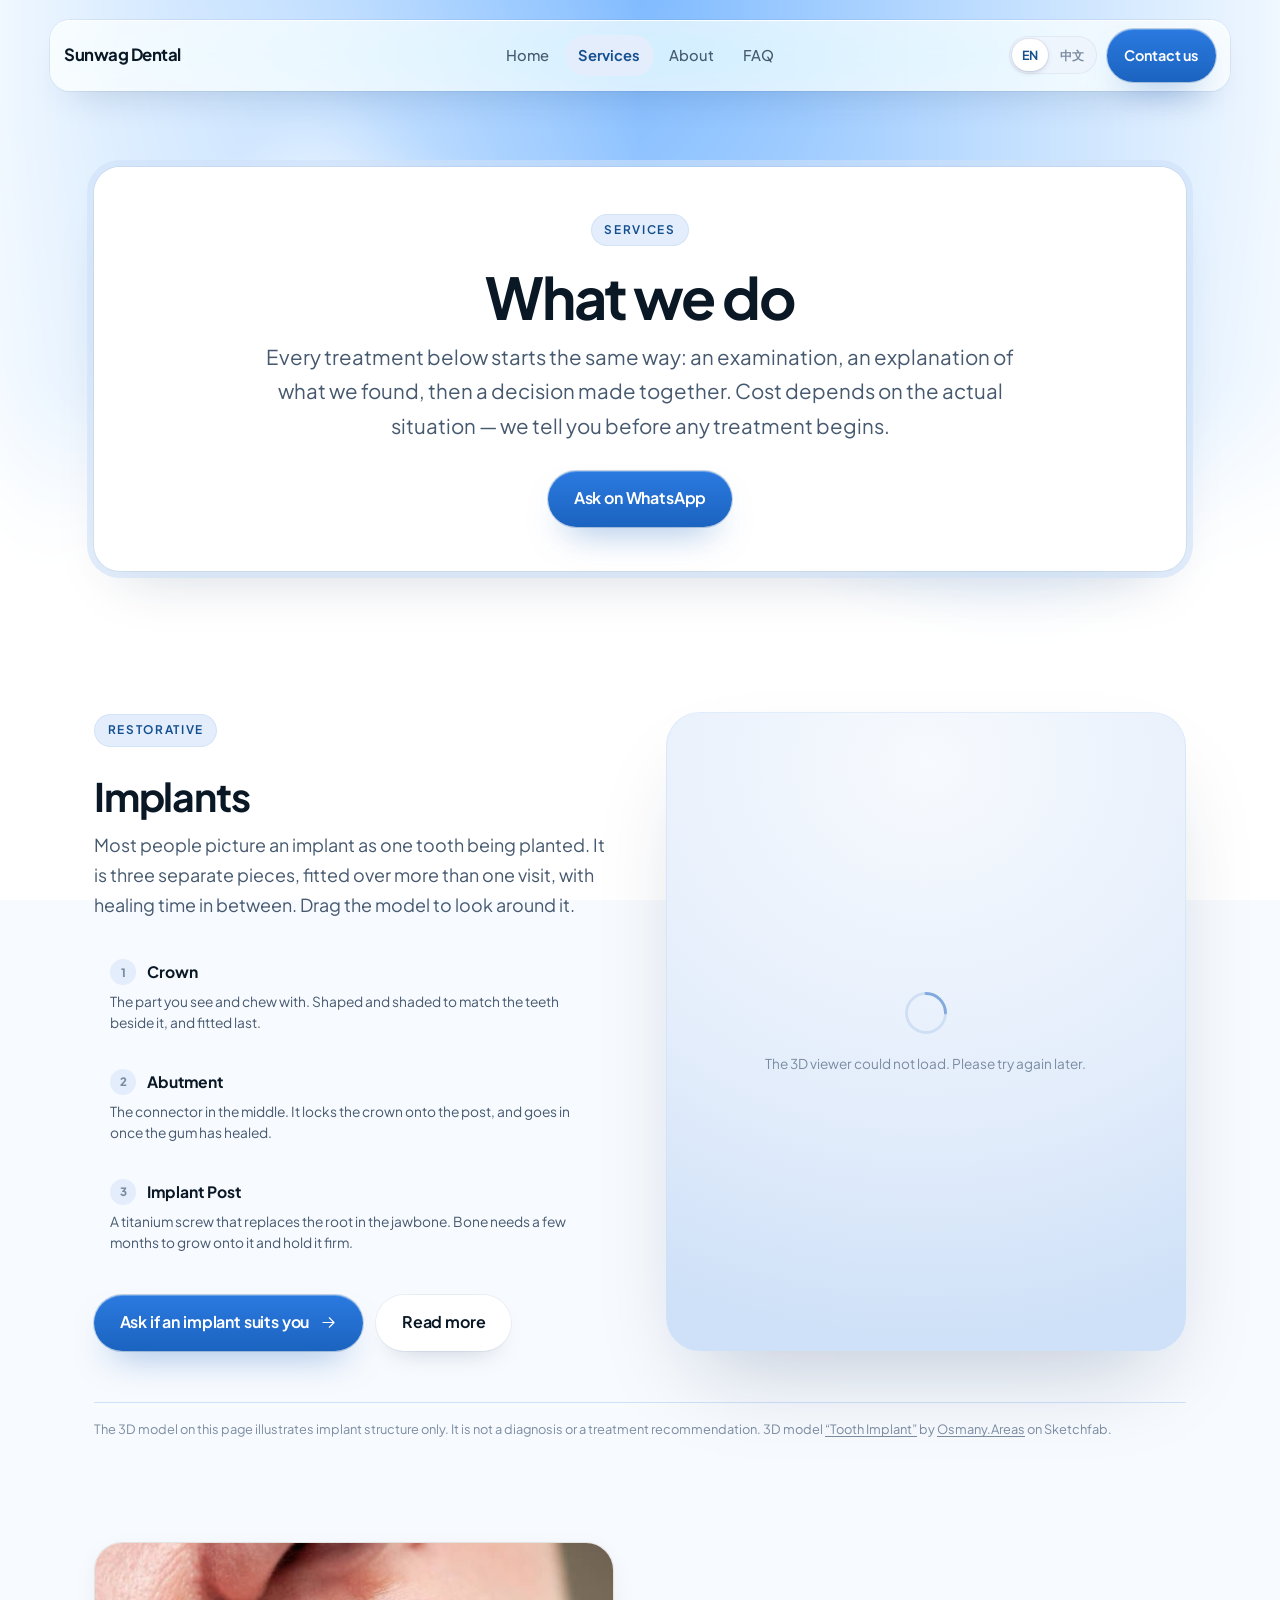
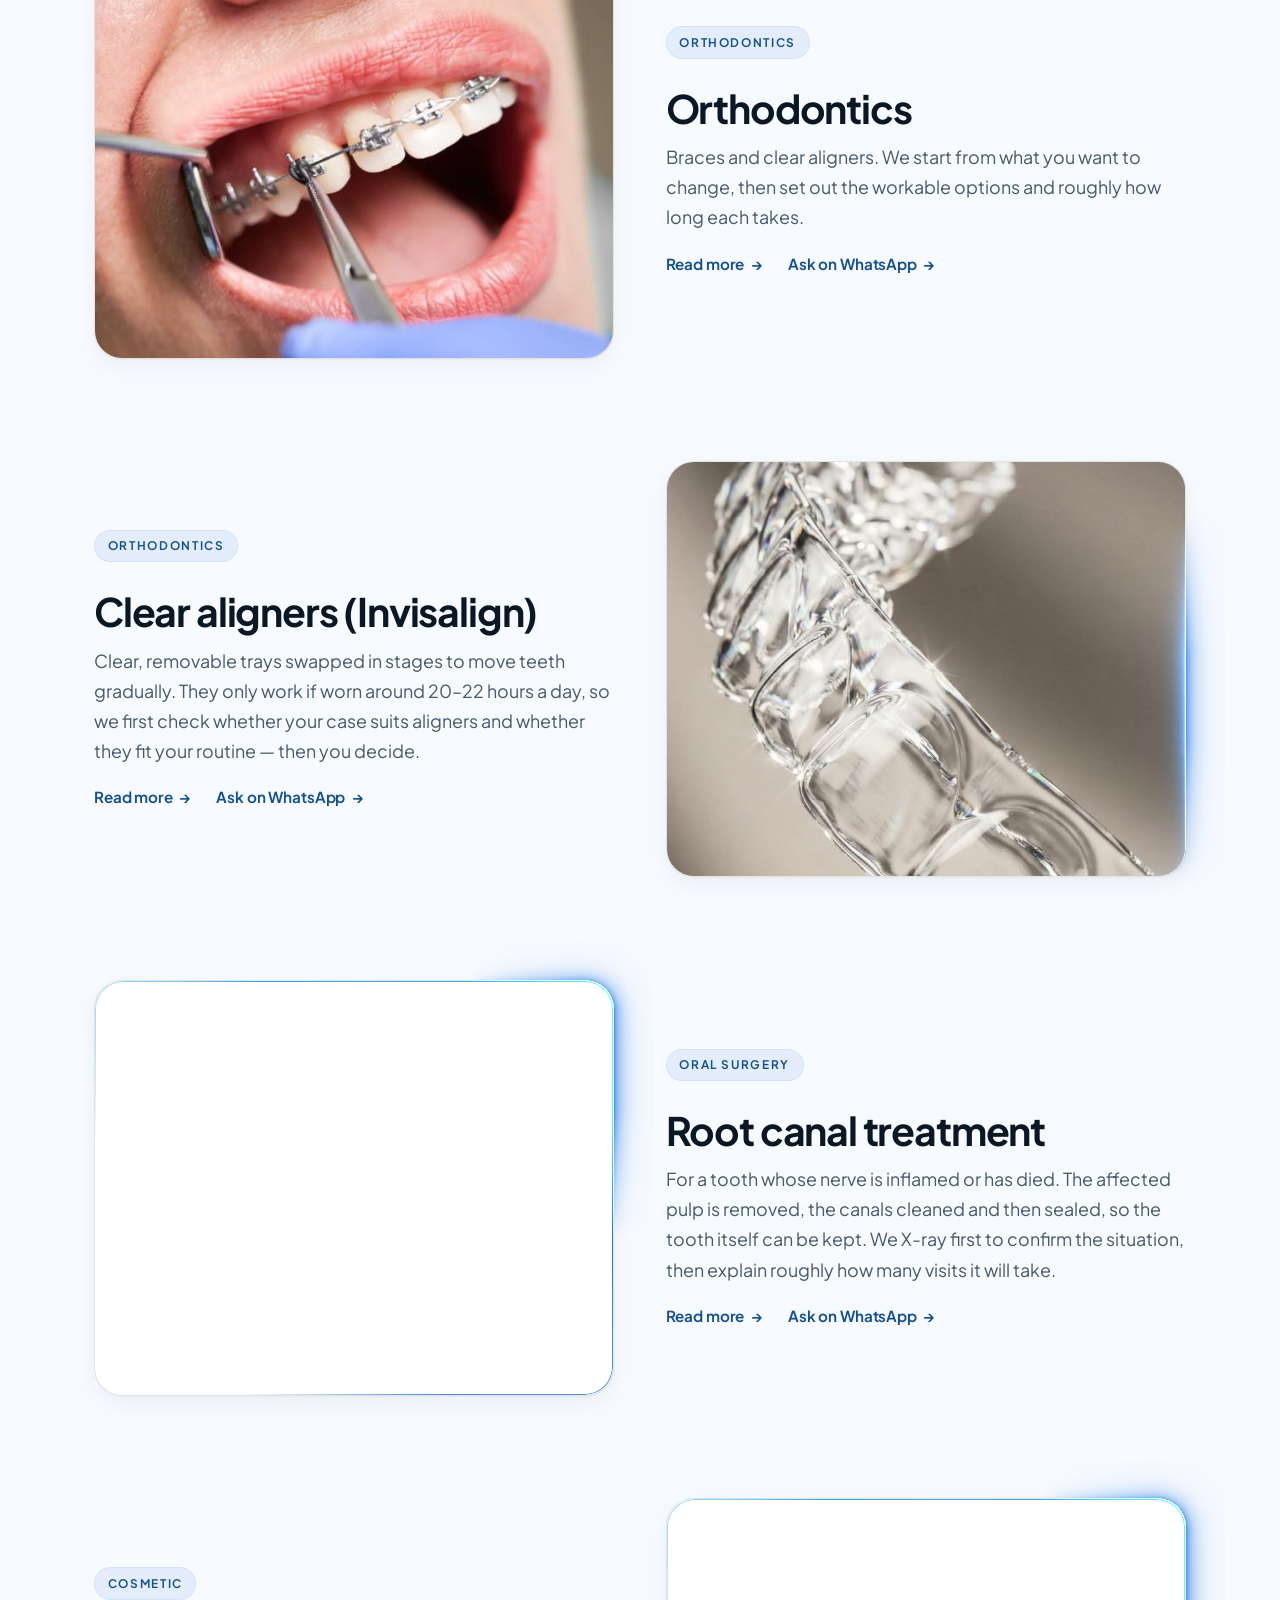
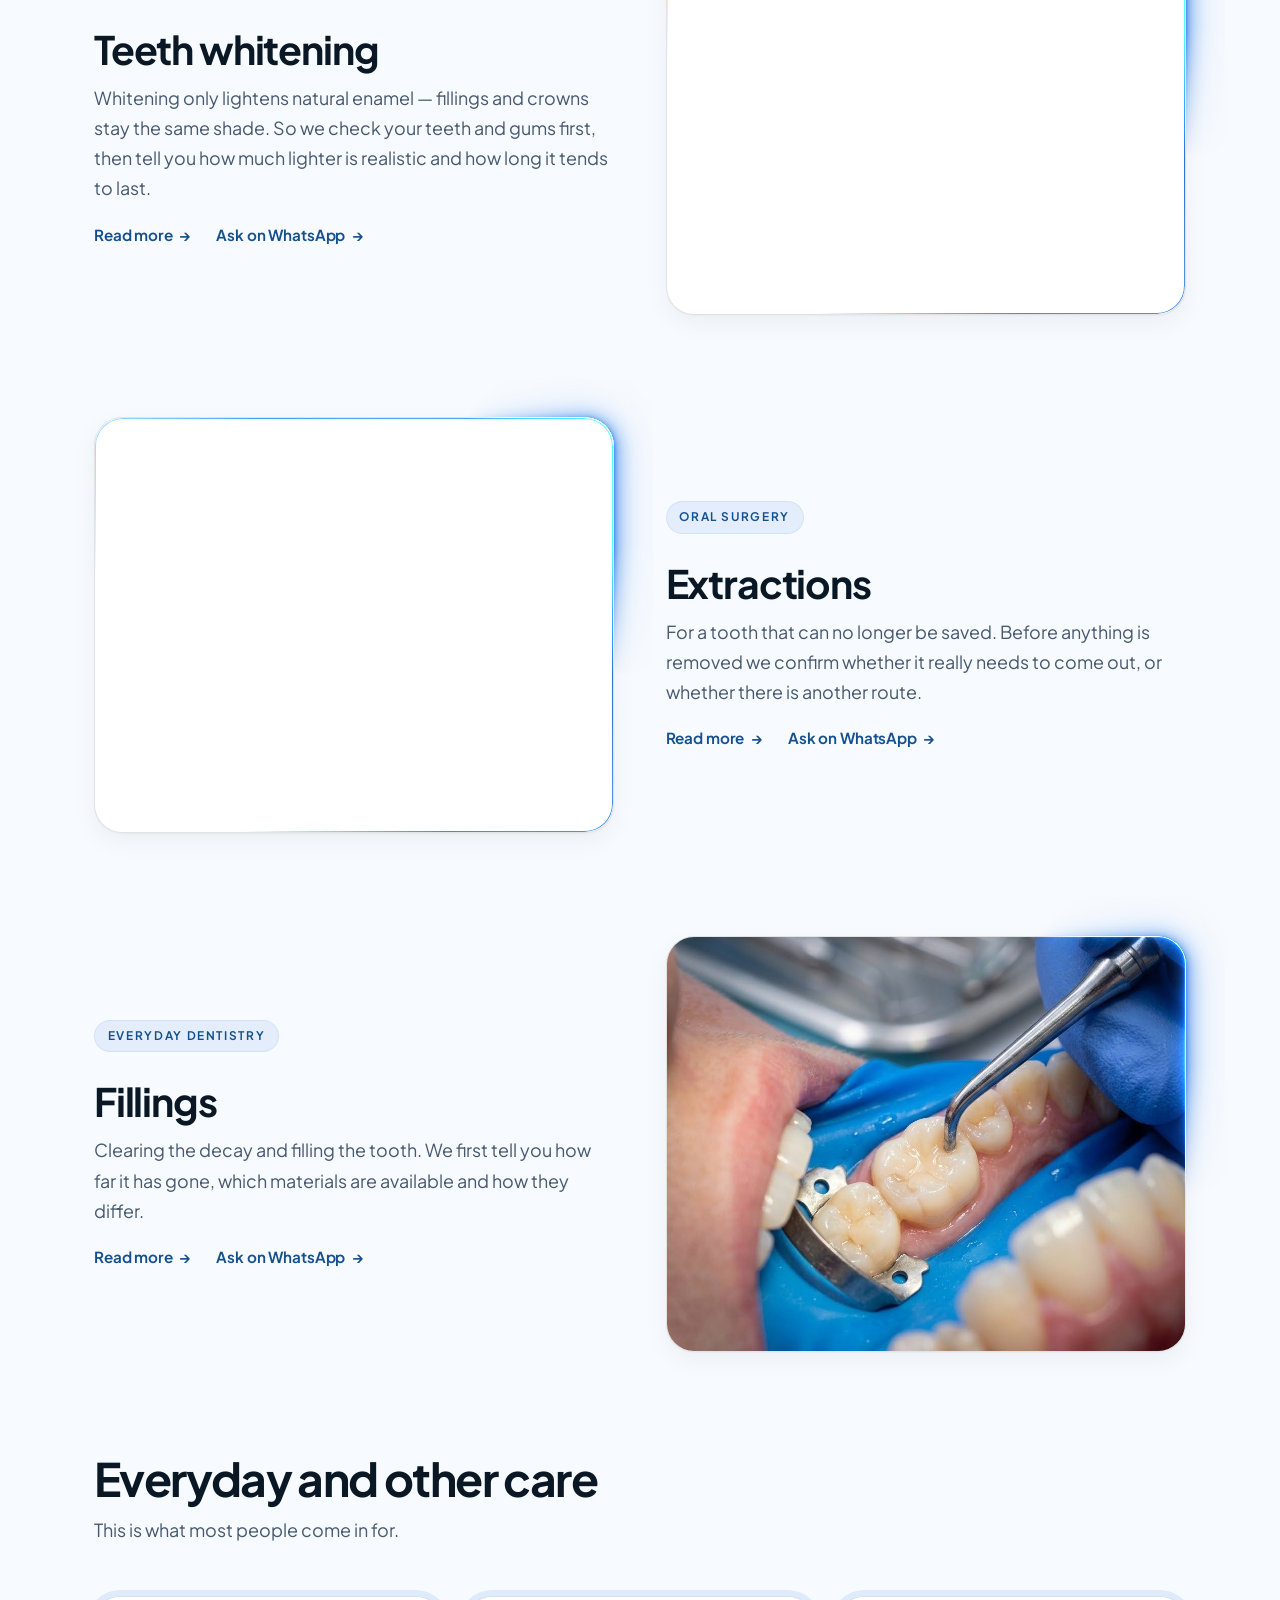
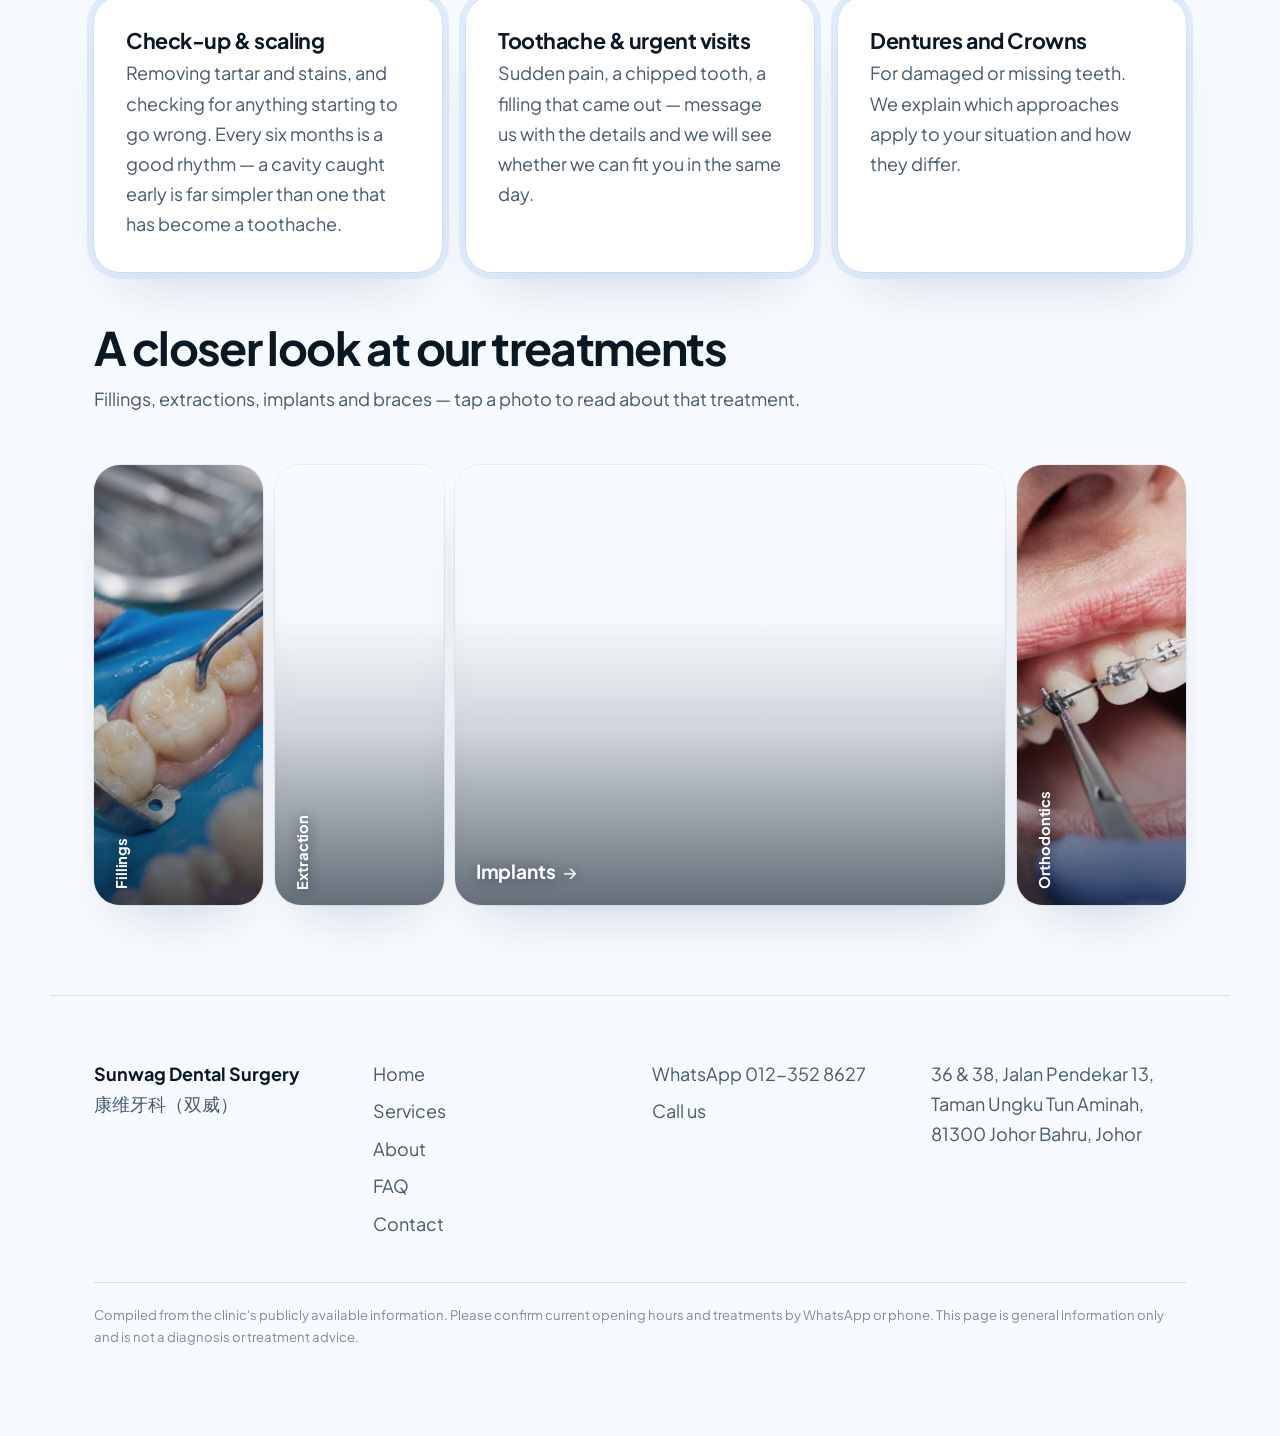
<file: services.html>
<!doctype html>
<!--
  Sunwag Dental Surgery — Services
  ⚠️ Every treatment listed here was inferred from public reviews and social posts.
     The clinic has NOT confirmed this list. Check it item by item before going live
     and delete anything they do not offer. No prices (MDC advertising rules + no reliable source).
-->
<html lang="en">
  <head>
    <meta charset="utf-8" />
    <meta name="viewport" content="width=device-width, initial-scale=1" />
    <title data-zh="服务项目 | Sunwag Dental Surgery 康维牙科">
      Services | Sunwag Dental Surgery, Johor Bahru
    </title>
    <meta
      name="description"
      content="Treatments at Sunwag Dental Surgery, Taman Ungku Tun Aminah: check-ups and scaling, fillings, teeth whitening, implants, crowns, orthodontics and clear aligners."
      data-zh-content="Sunwag Dental Surgery 康维牙科提供的牙科服务：例行检查与洗牙、蛀牙填补、牙齿美白、植牙、牙冠、牙齿矫正与隐形牙套。新山 Taman Ungku Tun Aminah。"
    />
    <meta property="og:title" content="Services | Sunwag Dental Surgery" />
    <meta
      property="og:description"
      content="Cleanings, fillings, whitening, implants, braces and clear aligners. WhatsApp 012-352 8627."
    />
    <meta property="og:type" content="website" />
    <link rel="preconnect" href="https://fonts.googleapis.com" />
    <link rel="preconnect" href="https://fonts.gstatic.com" crossorigin />
    <link
      rel="stylesheet"
      href="https://fonts.googleapis.com/css2?family=Plus+Jakarta+Sans:wght@400;500;600;700;800&display=swap"
    />
    <link rel="stylesheet" href="style.css" />
    <script>
      document.documentElement.classList.add("js");
    </script>
  </head>
  <body>
    <div class="wash" aria-hidden="true">
      <span></span><span></span><span></span>
      <!-- 极光背景。参数全在 data-* 上，改数值不用碰 aurora.js。
           说明见 aurora.js 顶部；调参对照 reactbits.dev/backgrounds/aurora。

           配色跟首页的 Scanner 守同一套硬规矩：背景不许进强调色
           （--blue #1b63bf）的色域，必须留在 --sky-* 那一族。

           lightMode 里 chroma 会被峰值通道归一化，所以传饱和色会被拉到
           全饱和。#BFD8F4 实测下来是 35%，跟首页 Scanner 的 36% 基本持平 ——
           两页背景效果不同，但视觉重量一致。
           三个色标沿 uv.x 横向排列；A-B-A 读起来是中间一条光带。 -->
      <canvas
        class="aurora"
        data-color1="#D0D6DC"
        data-color2="#628DBC"
        data-color3="#D0D6DC"
        data-amplitude="1"
        data-blend="0.3"
        data-speed="0.55"
        data-opacity="1"
      ></canvas>
    </div>

    <nav class="nav">
      <div class="nav-inner">
        <a class="brand" href="index.html">Sunwag Dental</a>

        <div class="nav-panel" id="nav-panel">
          <ul class="nav-links">
            <li>
              <a href="index.html" data-zh="首页">Home</a>
            </li>
            <li>
              <a href="services.html" aria-current="page" data-zh="服务"
                >Services</a
              >
            </li>
            <li>
              <a href="about.html" data-zh="关于">About</a>
            </li>
            <li>
              <a href="faq.html" data-zh="常见问题">FAQ</a>
            </li>
          </ul>

          <div class="nav-actions">
            <div class="lang" role="group" aria-label="Language">
              <button type="button" data-lang-btn="en" aria-pressed="true">
                EN
              </button>
              <button type="button" data-lang-btn="zh" aria-pressed="false">
                中文
              </button>
            </div>
            <a class="btn btn-primary" href="contact.html" data-zh="联络我们"
              >Contact us</a
            >
          </div>
        </div>

        <button
          class="nav-toggle"
          type="button"
          aria-expanded="false"
          aria-controls="nav-panel"
          aria-label="Menu"
          data-zh-aria-label="菜单"
        >
          <span></span>
        </button>
      </div>
    </nav>

    <main>
      <header class="hero wrap">
        <div class="hero-card is-centered" data-reveal>
          <span class="eyebrow" data-zh="服务项目">Services</span>
          <h1 data-zh="我们做什么">What we do</h1>
          <p
            class="lede"
            data-zh="下面每一项都会先做检查、说明状况，再一起决定怎么处理。费用视实际情况而定，检查后会先告诉你，再开始治疗。"
          >
            Every treatment below starts the same way: an examination, an
            explanation of what we found, then a decision made together. Cost
            depends on the actual situation — we tell you before any treatment
            begins.
          </p>
          <div class="btn-row">
            <a
              class="btn btn-primary"
              href="https://wa.me/60123528627"
              data-zh="WhatsApp 询问"
              >Ask on WhatsApp</a
            >
          </div>
        </div>
      </header>

      <!-- ── 服务列表：方案 B（2026-09-14，参考 T Dental 的服务页）──────
           一项一行、图文左右交替。有照片的 6 项做大行，按「病人比较在意」
           的顺序：植牙 → 矫正 → 隐形牙套 → 根管 → 美白 → 拔牙 → 补牙。
           （2026-09-14：新增隐形牙套一行 #aligners，其后各行 is-flip 顺延。）
           （2026-09-14：智齿拔除一行改为牙齿美白，锚点 #wisdom → #whitening。）
           没有照片的 3 项（检查洗牙 / 牙痛 / 假牙牙冠）在下面并成小卡。
           旧版（三分组 + 轮播 + 手风琴）备份在
           archive/sunwag-services-3groups-2026-09-14.html。
           锚点 id 全部沿用，首页的 link-more 不用改。

           没抄 T Dental 的：微笑模特图、painless / trusted 等词。
           （2026-09-14：Read More 详情页改为要做 —— 每行加了「Read more」链到 service-<slug>.html。）
           ⚠ 分类小标题（修复 / 矫正 / 口腔外科 / 日常）沿用旧分组名，不是新增内容。 -->
      <section class="wrap svc-rows">
        <article class="svc-row svc-row--xv" id="implants">
          <div class="svc-text" data-reveal>
            <span class="eyebrow" data-zh="修复">Restorative</span>
            <h3 data-zh="植牙">Implants</h3>
            <p
              class="muted"
              data-zh="很多人以为植牙就是「种一颗牙进去」。实际上是三件分开的东西，分几次装上，中间要等骨头长稳。模型可以用鼠标拖着转。"
            >
              Most people picture an implant as one tooth being planted. It is
              three separate pieces, fitted over more than one visit, with
              healing time in between. Drag the model to look around it.
            </p>
            <ol class="xv-steps" id="xv-steps">
              <li data-step="crown">
                <span class="n">1</span>
                <div>
                  <h4 data-zh="牙冠 Crown">Crown</h4>
                  <p
                    data-zh="你看得到、用来咬东西的部分。形状和颜色照着旁边的牙做，最后一次才装上。"
                  >
                    The part you see and chew with. Shaped and shaded to match
                    the teeth beside it, and fitted last.
                  </p>
                </div>
              </li>
              <li data-step="abutment">
                <span class="n">2</span>
                <div>
                  <h4 data-zh="基台 Abutment">Abutment</h4>
                  <p
                    data-zh="中间的连接件，把牙冠锁在植体上。牙龈长好之后才装。"
                  >
                    The connector in the middle. It locks the crown onto the
                    post, and goes in once the gum has healed.
                  </p>
                </div>
              </li>
              <li data-step="implant">
                <span class="n">3</span>
                <div>
                  <h4 data-zh="植体 Implant Post">Implant Post</h4>
                  <p
                    data-zh="钛金属螺丝，替代牙根植入颚骨。需要几个月让骨头长上去、把它抓稳。"
                  >
                    A titanium screw that replaces the root in the jawbone. Bone
                    needs a few months to grow onto it and hold it firm.
                  </p>
                </div>
              </li>
            </ol>

            <div class="btn-row" style="margin-top: 1.75rem">
              <a class="btn btn-primary" href="https://wa.me/60123528627">
                <span data-zh="问问适不适合植牙"
                  >Ask if an implant suits you</span
                >
                <svg
                  viewBox="0 0 24 24"
                  fill="none"
                  stroke="currentColor"
                  stroke-width="1.4"
                  stroke-linecap="round"
                  stroke-linejoin="round"
                  aria-hidden="true"
                >
                  <path d="M5 12h14M13 6l6 6-6 6" />
                </svg>
              </a>
              <a class="btn btn-ghost" href="service-implants.html" data-zh="了解详情"
                >Read more</a
              >
            </div>
          </div>

          <!-- stage ----------------------------------------------- -->
          <div class="xv-stage" id="xv-stage" data-reveal style="--d: 120ms">
            <iframe
              id="xv-frame"
              title="Interactive 3D exploded view of a dental implant"
              allow="autoplay; fullscreen; xr-spatial-tracking"
            ></iframe>
            <div class="xv-poster" id="xv-poster">
              <svg
                class="xv-spin"
                viewBox="0 0 24 24"
                fill="none"
                stroke="currentColor"
                stroke-width="1.3"
                aria-hidden="true"
              >
                <circle cx="12" cy="12" r="9" opacity=".25" />
                <path d="M21 12a9 9 0 0 0-9-9" stroke-linecap="round" />
              </svg>
              <p data-zh="正在载入 3D 模型…">Loading the 3D model…</p>
            </div>
            <div class="xv-tags" aria-hidden="true">
              <div class="xv-tag" data-tag="crown" style="top: 21%">
                <b data-zh="牙冠">Crown</b><i></i>
              </div>
              <div class="xv-tag" data-tag="abutment" style="top: 48%">
                <b data-zh="基台">Abutment</b><i></i>
              </div>
              <div class="xv-tag" data-tag="implant" style="top: 75%">
                <b data-zh="植体">Implant Post</b><i></i>
              </div>
            </div>
          </div>
          <div class="xv-foot">
            <!-- 免责声明与 Sketchfab 授权署名合并成一段。
                   两者都必须跟着模型走：前者是合规，后者是模型许可要求。
                   中文版也带链接 —— i18n.js 用的是 innerHTML，署名不会变成纯文字。 -->
            <p
              class="xv-note"
              data-zh="此页 3D 模型仅用于说明植牙结构，不构成诊断或治疗建议。模型 <a href='https://sketchfab.com/3d-models/tooth-implant-dcfc91171cd34b6780a23a42effd29fc' rel='noopener'>「Tooth Implant」</a> 作者 <a href='https://sketchfab.com/Osmany.Areas' rel='noopener'>Osmany.Areas</a>，来自 Sketchfab。"
            >
              The 3D model on this page illustrates implant structure only. It
              is not a diagnosis or a treatment recommendation. 3D model
              <a
                href="https://sketchfab.com/3d-models/tooth-implant-dcfc91171cd34b6780a23a42effd29fc"
                rel="noopener"
                >“Tooth Implant”</a
              >
              by
              <a href="https://sketchfab.com/Osmany.Areas" rel="noopener"
                >Osmany.Areas</a
              >
              on Sketchfab.
            </p>
          </div>
        </article>

        <article class="svc-row is-flip" id="braces">
          <div class="svc-text" data-reveal>
            <span class="eyebrow" data-zh="矫正">Orthodontics</span>
            <h3 data-zh="牙齿矫正">Orthodontics</h3>
            <p
              class="muted"
              data-zh="传统牙套与隐形牙套。先了解你想改善的部分，检查后说明可行的方案与大概需要的时间。"
            >
              Braces and clear aligners. We start from what you want to change,
              then set out the workable options and roughly how long each takes.
            </p>
            <div class="svc-links">
              <a class="link-more" href="service-braces.html" data-zh="了解详情"
                >Read more</a
              >
              <a
                class="link-more"
                href="https://wa.me/60123528627"
                data-zh="WhatsApp 询问"
                >Ask on WhatsApp</a
              >
            </div>
          </div>
          <figure class="svc-media" data-reveal style="--d: 120ms">
            <!-- React Bits <BorderGlow>，见 borderglow.js。
                 用户原参数是暗色版（bg #120F17、奶油色光、紫粉蓝），
                 放在浅色页上：黑边很突兀、光晕几乎看不见（用户 2026-09-14 反馈）。
                 改成浅色版：白底 + 站内蓝；浅底上光要更浓才看得出，glowIntensity 1.0 → 2.2。 -->
            <div
              class="border-glow-card"
              data-border-glow
              data-edge-sensitivity="30"
              data-glow-color="214 85 52"
              data-bg="#ffffff"
              data-radius="28"
              data-glow-radius="40"
              data-glow-intensity="2.2"
              data-cone-spread="25"
              data-animated="true"
              data-colors="#1b63bf,#5aa2f0,#38bdf8"
            >
              <span class="edge-light" aria-hidden="true"></span>
              <div class="border-glow-inner">
                <img
                  src="images/ortho2.jpg"
                  alt="Fixed braces on an upper arch"
                  data-zh-alt="上排牙齿上的固定牙套"
                  width="612"
                  height="612"
                  loading="lazy"
                  decoding="async"
                />
              </div>
            </div>
          </figure>
        </article>

        <article class="svc-row" id="aligners">
          <div class="svc-text" data-reveal>
            <span class="eyebrow" data-zh="矫正">Orthodontics</span>
            <h3 data-zh="隐形牙套（隐适美）">Clear aligners (Invisalign)</h3>
            <p
              class="muted"
              data-zh="一副副透明、可自行取下的牙套，按阶段更换，让牙齿慢慢移动。每天要戴大约 20–22 小时才有效，所以会先检查你的情况适不适合用隐形牙套、也配不配合你的日常作息，再让你决定。"
            >
              Clear, removable trays swapped in stages to move teeth gradually.
              They only work if worn around 20–22 hours a day, so we first check
              whether your case suits aligners and whether they fit your
              routine — then you decide.
            </p>
            <div class="svc-links">
              <a class="link-more" href="service-aligners.html" data-zh="了解详情"
                >Read more</a
              >
              <a
                class="link-more"
                href="https://wa.me/60123528627"
                data-zh="WhatsApp 询问"
                >Ask on WhatsApp</a
              >
            </div>
          </div>
          <figure class="svc-media" data-reveal style="--d: 120ms">
            <!-- React Bits <BorderGlow>，见 borderglow.js。
                 用户原参数是暗色版（bg #120F17、奶油色光、紫粉蓝），
                 放在浅色页上：黑边很突兀、光晕几乎看不见（用户 2026-09-14 反馈）。
                 改成浅色版：白底 + 站内蓝；浅底上光要更浓才看得出，glowIntensity 1.0 → 2.2。 -->
            <div
              class="border-glow-card"
              data-border-glow
              data-edge-sensitivity="30"
              data-glow-color="214 85 52"
              data-bg="#ffffff"
              data-radius="28"
              data-glow-radius="40"
              data-glow-intensity="2.2"
              data-cone-spread="25"
              data-animated="true"
              data-colors="#1b63bf,#5aa2f0,#38bdf8"
            >
              <span class="edge-light" aria-hidden="true"></span>
              <div class="border-glow-inner">
                <img
                  src="images/aligner.jpg"
                  alt="A clear aligner tray on a grey background"
                  data-zh-alt="灰色背景上的一副透明隐形牙套"
                  width="736"
                  height="736"
                  loading="lazy"
                  decoding="async"
                />
              </div>
            </div>
          </figure>
        </article>

        <article class="svc-row is-flip" id="rootcanal">
          <div class="svc-text" data-reveal>
            <span class="eyebrow" data-zh="口腔外科">Oral surgery</span>
            <!-- ⚠ 这段文案是我写的：写流程、无疗效声称，但属临床描述，上线前必须拿给冯医生确认。 -->
            <h3 data-zh="牙根根管治疗">Root canal treatment</h3>
            <p
              class="muted"
              data-zh="牙髓发炎或坏死时的处理。清除受感染的牙髓、清洁根管后填封，目的是尽量把牙齿保留下来。会先拍片确认状况，再说明大概需要几次复诊。"
            >
              For a tooth whose nerve is inflamed or has died. The affected pulp
              is removed, the canals cleaned and then sealed, so the tooth
              itself can be kept. We X-ray first to confirm the situation, then
              explain roughly how many visits it will take.
            </p>
            <div class="svc-links">
              <a class="link-more" href="service-root-canal.html" data-zh="了解详情"
                >Read more</a
              >
              <a
                class="link-more"
                href="https://wa.me/60123528627"
                data-zh="WhatsApp 询问"
                >Ask on WhatsApp</a
              >
            </div>
          </div>
          <figure class="svc-media" data-reveal style="--d: 120ms">
            <!-- React Bits <BorderGlow>，见 borderglow.js。
                 用户原参数是暗色版（bg #120F17、奶油色光、紫粉蓝），
                 放在浅色页上：黑边很突兀、光晕几乎看不见（用户 2026-09-14 反馈）。
                 改成浅色版：白底 + 站内蓝；浅底上光要更浓才看得出，glowIntensity 1.0 → 2.2。 -->
            <div
              class="border-glow-card"
              data-border-glow
              data-edge-sensitivity="30"
              data-glow-color="214 85 52"
              data-bg="#ffffff"
              data-radius="28"
              data-glow-radius="40"
              data-glow-intensity="2.2"
              data-cone-spread="25"
              data-animated="true"
              data-colors="#1b63bf,#5aa2f0,#38bdf8"
            >
              <span class="edge-light" aria-hidden="true"></span>
              <div class="border-glow-inner">
                <img
                  src="images/rootcanal-photo.jpg"
                  alt="A root canal file in a molar isolated behind a rubber dam"
                  data-zh-alt="根管治疗中，臼齿以橡皮障隔离，根管锉进入根管"
                  width="1155"
                  height="1155"
                  loading="lazy"
                  decoding="async"
                />
              </div>
            </div>
          </figure>
        </article>

        <article class="svc-row" id="whitening">
          <div class="svc-text" data-reveal>
            <span class="eyebrow" data-zh="美容牙科">Cosmetic</span>
            <h3 data-zh="牙齿美白">Teeth whitening</h3>
            <p
              class="muted"
              data-zh="美白只会让天然牙釉质变亮，补过的牙和牙冠颜色不会跟着变。所以会先检查牙齿和牙龈，再说明大概能亮到什么程度、效果通常能维持多久。"
            >
              Whitening only lightens natural enamel — fillings and crowns
              stay the same shade. So we check your teeth and gums first, then
              tell you how much lighter is realistic and how long it tends to
              last.
            </p>
            <div class="svc-links">
              <a class="link-more" href="service-whitening.html" data-zh="了解详情"
                >Read more</a
              >
              <a
                class="link-more"
                href="https://wa.me/60123528627"
                data-zh="WhatsApp 询问"
                >Ask on WhatsApp</a
              >
            </div>
          </div>
          <figure class="svc-media" data-reveal style="--d: 120ms">
            <!-- React Bits <BorderGlow>，见 borderglow.js。
                 用户原参数是暗色版（bg #120F17、奶油色光、紫粉蓝），
                 放在浅色页上：黑边很突兀、光晕几乎看不见（用户 2026-09-14 反馈）。
                 改成浅色版：白底 + 站内蓝；浅底上光要更浓才看得出，glowIntensity 1.0 → 2.2。 -->
            <div
              class="border-glow-card"
              data-border-glow
              data-edge-sensitivity="30"
              data-glow-color="214 85 52"
              data-bg="#ffffff"
              data-radius="28"
              data-glow-radius="40"
              data-glow-intensity="2.2"
              data-cone-spread="25"
              data-animated="true"
              data-colors="#1b63bf,#5aa2f0,#38bdf8"
            >
              <span class="edge-light" aria-hidden="true"></span>
              <div class="border-glow-inner">
                <img
                  src="images/whitening-photo.jpg"
                  alt="A blue whitening light shining on teeth held apart by a cheek retractor, patient in orange protective glasses"
                  data-zh-alt="牙齿美白：开口器撑开嘴唇，蓝光灯照射牙齿，患者戴橙色护目镜"
                  width="1100"
                  height="1100"
                  loading="lazy"
                  decoding="async"
                />
              </div>
            </div>
          </figure>
        </article>

        <article class="svc-row is-flip" id="extraction">
          <div class="svc-text" data-reveal>
            <span class="eyebrow" data-zh="口腔外科">Oral surgery</span>
            <h3 data-zh="拔牙">Extractions</h3>
            <p
              class="muted"
              data-zh="当牙齿已经无法保留时的处理。拔之前会先确认是否真的需要拔，还是有别的选择。"
            >
              For a tooth that can no longer be saved. Before anything is
              removed we confirm whether it really needs to come out, or whether
              there is another route.
            </p>
            <div class="svc-links">
              <a class="link-more" href="service-extraction.html" data-zh="了解详情"
                >Read more</a
              >
              <a
                class="link-more"
                href="https://wa.me/60123528627"
                data-zh="WhatsApp 询问"
                >Ask on WhatsApp</a
              >
            </div>
          </div>
          <figure class="svc-media" data-reveal style="--d: 120ms">
            <!-- React Bits <BorderGlow>，见 borderglow.js。
                 用户原参数是暗色版（bg #120F17、奶油色光、紫粉蓝），
                 放在浅色页上：黑边很突兀、光晕几乎看不见（用户 2026-09-14 反馈）。
                 改成浅色版：白底 + 站内蓝；浅底上光要更浓才看得出，glowIntensity 1.0 → 2.2。 -->
            <div
              class="border-glow-card"
              data-border-glow
              data-edge-sensitivity="30"
              data-glow-color="214 85 52"
              data-bg="#ffffff"
              data-radius="28"
              data-glow-radius="40"
              data-glow-intensity="2.2"
              data-cone-spread="25"
              data-animated="true"
              data-colors="#1b63bf,#5aa2f0,#38bdf8"
            >
              <span class="edge-light" aria-hidden="true"></span>
              <div class="border-glow-inner">
                <img
                  src="images/extraction-photo.jpg"
                  alt="A dentist holding extraction forceps beside a patient's open mouth"
                  data-zh-alt="牙医在患者口腔旁持拔牙钳准备拔牙"
                  width="1100"
                  height="1100"
                  loading="lazy"
                  decoding="async"
                />
              </div>
            </div>
          </figure>
        </article>

        <article class="svc-row" id="fillings">
          <div class="svc-text" data-reveal>
            <span class="eyebrow" data-zh="日常牙科">Everyday dentistry</span>
            <h3 data-zh="蛀牙填补">Fillings</h3>
            <p
              class="muted"
              data-zh="清除蛀蚀部分后填补。会先告诉你蛀到什么程度、可以选哪种材料，以及各自的差别。"
            >
              Clearing the decay and filling the tooth. We first tell you how
              far it has gone, which materials are available and how they
              differ.
            </p>
            <div class="svc-links">
              <a class="link-more" href="service-fillings.html" data-zh="了解详情"
                >Read more</a
              >
              <a
                class="link-more"
                href="https://wa.me/60123528627"
                data-zh="WhatsApp 询问"
                >Ask on WhatsApp</a
              >
            </div>
          </div>
          <figure class="svc-media" data-reveal style="--d: 120ms">
            <!-- React Bits <BorderGlow>，见 borderglow.js。
                 用户原参数是暗色版（bg #120F17、奶油色光、紫粉蓝），
                 放在浅色页上：黑边很突兀、光晕几乎看不见（用户 2026-09-14 反馈）。
                 改成浅色版：白底 + 站内蓝；浅底上光要更浓才看得出，glowIntensity 1.0 → 2.2。 -->
            <div
              class="border-glow-card"
              data-border-glow
              data-edge-sensitivity="30"
              data-glow-color="214 85 52"
              data-bg="#ffffff"
              data-radius="28"
              data-glow-radius="40"
              data-glow-intensity="2.2"
              data-cone-spread="25"
              data-animated="true"
              data-colors="#1b63bf,#5aa2f0,#38bdf8"
            >
              <span class="edge-light" aria-hidden="true"></span>
              <div class="border-glow-inner">
                <img
                  src="images/filling.jpg"
                  alt="A tooth being restored with a composite filling"
                  data-zh-alt="正在用树脂材料修补的牙齿"
                  width="1024"
                  height="1024"
                  loading="lazy"
                  decoding="async"
                />
              </div>
            </div>
          </figure>
        </article>
      </section>

      <section class="wrap is-tight-below">
        <div class="section-head" data-reveal>
          <h2 data-zh="日常与其他">Everyday and other care</h2>
          <p class="muted" data-zh="大部分人来诊所处理的，都是这一类。">
            This is what most people come in for.
          </p>
        </div>
        <div class="grid svc-mini">
          <article class="card" id="checkup" data-reveal>
            <h3 data-zh="例行检查与洗牙">Check-up &amp; scaling</h3>
            <p
              class="muted"
              data-zh="清除牙结石与牙渍，同时检查有没有正在形成的问题。建议每半年一次 —— 早发现的蛀牙，处理起来比拖到牙痛简单得多。"
            >
              Removing tartar and stains, and checking for anything starting to
              go wrong. Every six months is a good rhythm — a cavity caught
              early is far simpler than one that has become a toothache.
            </p>
          </article>
          <article class="card" id="urgent" data-reveal style="--d: 80ms">
            <h3 data-zh="牙痛与紧急处理">Toothache &amp; urgent visits</h3>
            <p
              class="muted"
              data-zh="突然牙痛、崩牙、补的东西掉了 —— 先 WhatsApp 说明情况，我们看当天能不能安排时间。"
            >
              Sudden pain, a chipped tooth, a filling that came out — message us
              with the details and we will see whether we can fit you in the
              same day.
            </p>
          </article>
          <article class="card" id="dentures" data-reveal style="--d: 160ms">
            <h3 data-zh="假牙与牙冠">Dentures and Crowns</h3>
            <p
              class="muted"
              data-zh="牙齿缺损或缺牙的修复。会依照你的情况说明有哪些做法，以及各自的差别。"
            >
              For damaged or missing teeth. We explain which approaches apply to
              your situation and how they differ.
            </p>
          </article>
        </div>
      </section>
      <!-- 图片手风琴（React Bits <AccordionGallery> 原生版，见 accordion.js）。
           2026-09-14 从旧版 services 搬回，替换掉原来缺图的「不确定需要哪一项」区块。 -->
      <section class="wrap is-tight-above is-tight-below">
        <div class="section-head" data-reveal>
          <h2 data-zh="看看我们做的治疗">A closer look at our treatments</h2>
          <p
            class="muted"
            data-zh="补牙、拔牙、植牙、矫正 —— 点照片看这项治疗的说明。"
          >
            Fillings, extractions, implants and braces — tap a photo to read
            about that treatment.
          </p>
        </div>
        <div
          class="acc"
          data-accordion
          data-default="2"
          data-expand="0.52"
          data-trigger="hover"
          data-reveal
        >
          <a class="acc-item" href="service-fillings.html">
            <img
              src="images/filling.jpg"
              alt="A tooth filling being placed"
              data-zh-alt="正在补牙"
              loading="lazy"
              decoding="async"
            />
            <span class="acc-v" aria-hidden="true" data-zh="补牙"
              >Fillings</span
            >
            <span class="acc-h" data-zh="补牙">Fillings</span>
          </a>
          <a class="acc-item" href="service-extraction.html">
            <img
              src="images/extraction.jpg"
              alt="Dentist preparing for a tooth extraction"
              data-zh-alt="准备拔牙"
              loading="lazy"
              decoding="async"
            />
            <span class="acc-v" aria-hidden="true" data-zh="拔牙"
              >Extraction</span
            >
            <span class="acc-h" data-zh="拔牙">Extraction</span>
          </a>
          <a class="acc-item" href="service-implants.html">
            <img
              src="images/implant.jpg"
              alt="A dental implant model"
              data-zh-alt="植牙模型"
              loading="lazy"
              decoding="async"
            />
            <span class="acc-v" aria-hidden="true" data-zh="植牙"
              >Implants</span
            >
            <span class="acc-h" data-zh="植牙">Implants</span>
          </a>
          <a class="acc-item" href="service-braces.html">
            <img
              src="images/ortho2.jpg"
              alt="Fixed braces on an upper arch"
              data-zh-alt="上排牙齿上的固定牙套"
              loading="lazy"
              decoding="async"
            />
            <span class="acc-v" aria-hidden="true" data-zh="矫正"
              >Orthodontics</span
            >
            <span class="acc-h" data-zh="牙齿矫正">Orthodontics</span>
          </a>
        </div>
      </section>
    </main>

    <footer class="wrap">
      <div class="cols">
        <div>
          <strong>Sunwag Dental Surgery</strong><br />
          <span class="muted">康维牙科（双威）</span>
        </div>
        <div>
          <ul>
            <li><a href="index.html" data-zh="首页">Home</a></li>
            <li><a href="services.html" data-zh="服务">Services</a></li>
            <li><a href="about.html" data-zh="关于">About</a></li>
            <li><a href="faq.html" data-zh="常见问题">FAQ</a></li>
            <li><a href="contact.html" data-zh="联络">Contact</a></li>
          </ul>
        </div>
        <div>
          <ul>
            <li>
              <a href="https://wa.me/60123528627">WhatsApp 012-352 8627</a>
            </li>
            <li><a href="tel:+60123528627" data-zh="拨打电话">Call us</a></li>
          </ul>
        </div>
        <div class="muted">
          36 &amp; 38, Jalan Pendekar 13,<br />
          Taman Ungku Tun Aminah,<br />
          81300 Johor Bahru, Johor
        </div>
      </div>
      <p
        class="tiny note"
        data-zh="资料整理自商家公开资讯，最新营业时间与服务项目请以 WhatsApp 或电话确认为准。本页内容仅供参考，不构成诊断或治疗建议。"
      >
        Compiled from the clinic's publicly available information. Please
        confirm current opening hours and treatments by WhatsApp or phone. This
        page is general information only and is not a diagnosis or treatment
        advice.
      </p>
    </footer>

    <div class="dock">
      <a
        class="btn btn-primary"
        href="https://wa.me/60123528627"
        data-zh="WhatsApp 预约"
        >Book on WhatsApp</a
      >
    </div>

    <script src="i18n.js"></script>
    <script src="reveal.js"></script>
    <script src="nav.js"></script>
    <script src="aurora.js"></script>
    <script src="borderglow.js"></script>
    <script src="accordion.js"></script>
    <script src="implant.js" defer></script>
  </body>
</html>
</file>
<file: style.css>
/* ============================================================
   Sunwag Dental Surgery — high-end visual design pass
   Direction : Soft Structuralism, light-blue led
   Rules from: taste-skill / high-end-visual-design (soft-skill)
     · double-bezel depth instead of 1px grey borders
     · no harsh dark drop shadows — diffused ambient only
     · squircle radii, generous section rhythm
     · custom easing, transform / opacity / filter only
     · backdrop-blur restricted to fixed & sticky layers
   ============================================================ */

:root {
  color-scheme: light;

  /* light blue is the ground, not an accent */
  --sky-00: #f7fafe;
  --sky-05: #eff5fd;
  --sky-10: #e3edfb;
  --sky-20: #cfe1f8;
  --sky-30: #b3d0f2;

  --ink: #0a1826;
  --ink-soft: #46596f;
  --ink-faint: #7b8ca1;

  --blue: #1b63bf;
  --blue-deep: #14508f;
  --blue-lift: #2b7ae0;

  /* depth tokens — never a solid grey border */
  --ring: rgba(14, 44, 84, 0.06);
  --bezel: rgba(207, 225, 248, 0.6);
  --gloss: rgba(255, 255, 255, 0.9);
  --ambient: 0 28px 56px -28px rgba(14, 44, 84, 0.22);
  --ambient-lg: 0 44px 88px -36px rgba(14, 44, 84, 0.26);

  --r-core: 26px;
  --r-lg: 34px;
  --r-pill: 999px;
  --r-nav: 20px; /* 导航条外壳：方一点，跟里面的胶囊按钮拉开层次 */

  --ease: cubic-bezier(0.32, 0.72, 0, 1);

  --pad: clamp(1.15rem, 4vw, 2.75rem);
  --gap: clamp(0.9rem, 2.2vw, 1.5rem);
  --maxw: 1180px;

  --sans:
    "Plus Jakarta Sans", -apple-system, BlinkMacSystemFont, "Segoe UI",
    "PingFang SC", "Hiragino Sans GB", "Microsoft YaHei", "Noto Sans SC",
    system-ui, sans-serif;
}

*,
*::before,
*::after {
  box-sizing: border-box;
}

html {
  -webkit-text-size-adjust: 100%;
  scroll-behavior: smooth;
}

body {
  margin: 0;
  font-family: var(--sans);
  font-size: clamp(1rem, 0.95rem + 0.25vw, 1.125rem);
  line-height: 1.68;
  color: var(--ink);
  background: var(--sky-00);
  overflow-x: hidden;
}

/* ---- ambient light-blue field (fixed, so blur never sits on scrolling content) ---- */
.wash {
  position: fixed;
  inset: 0;
  z-index: -1;
  overflow: hidden;
  pointer-events: none;
}
.wash span {
  position: absolute;
  border-radius: 50%;
  filter: blur(72px);
}
.wash span:nth-child(1) {
  width: 62vw;
  height: 62vw;
  top: -22vw;
  left: -14vw;
  opacity: 0.75;
  background: radial-gradient(circle at 40% 40%, #cfe3fb, transparent 70%);
}
.wash span:nth-child(2) {
  width: 50vw;
  height: 50vw;
  top: 30vh;
  right: -18vw;
  opacity: 0.6;
  background: radial-gradient(circle at 50% 50%, #dcecfc, transparent 70%);
}
.wash span:nth-child(3) {
  width: 56vw;
  height: 56vw;
  bottom: -26vw;
  left: 22vw;
  opacity: 0.55;
  background: radial-gradient(circle at 50% 50%, #e7f0fb, transparent 70%);
}

.wrap {
  width: 100%;
  max-width: var(--maxw);
  margin-inline: auto;
  padding-inline: var(--pad);
}

/* ============================================================
   Double-bezel surface — one element, two concentric rings
   ============================================================ */
.panel,
.glass,
.card,
.hero-card {
  position: relative;
  background: #fff;
  border-radius: var(--r-core);
  box-shadow:
    inset 0 1px 0 var(--gloss),
    0 0 0 1px var(--ring),
    0 0 0 7px var(--bezel),
    var(--ambient);
}
.panel-lg {
  border-radius: var(--r-lg);
  box-shadow:
    inset 0 1px 0 var(--gloss),
    0 0 0 1px var(--ring),
    0 0 0 9px var(--bezel),
    var(--ambient-lg);
}

/* ============================================================
   Navigation — floating, never glued to the top edge
   ============================================================ */
.nav {
  position: sticky;
  top: clamp(0.6rem, 1.6vw, 1.25rem);
  z-index: 80;
  padding: 0 var(--pad);
  margin-top: clamp(0.6rem, 1.6vw, 1.25rem);
}
.nav-inner {
  max-width: var(--maxw);
  margin-inline: auto;
  display: flex;
  align-items: center;
  gap: 0.75rem;
  padding: 0.55rem 0.9rem;
  border-radius: var(--r-nav);
  background: rgba(255, 255, 255, 0.72);
  backdrop-filter: blur(20px) saturate(180%);
  -webkit-backdrop-filter: blur(20px) saturate(180%);
  box-shadow:
    inset 0 1px 0 var(--gloss),
    0 0 0 1px var(--ring),
    0 18px 40px -24px rgba(14, 44, 84, 0.3);
}
@supports not (
  (backdrop-filter: blur(1px)) or (-webkit-backdrop-filter: blur(1px))
) {
  .nav-inner {
    background: rgba(255, 255, 255, 0.94);
  }
}
.brand {
  flex: 1 1 0;
  min-width: 0;
  font-weight: 700;
  letter-spacing: -0.03em;
  font-size: 1.05rem;
  color: var(--ink);
  text-decoration: none;
  white-space: nowrap;
}
.nav-links {
  display: flex;
  gap: 0.1rem;
  list-style: none;
  margin: 0;
  margin-inline: auto;
  padding: 0;
}

/* 右段：语言切换 + Contact us。与 .brand 同为 flex:1 1 0，两边等宽，
   中间的 .nav-links 才是真居中 —— 模板用 xl:w-[35%] 做的是同一件事。 */
.nav-actions {
  flex: 1 1 0;
  min-width: 0;
  display: flex;
  align-items: center;
  justify-content: flex-end;
  gap: 0.6rem;
}
.nav-actions .btn {
  min-height: 40px;
  /* 以英文 Contact us 的宽度为准（实测 108.56px），中文「联络我们」只有 90.63px，
     不锁定的话切语言时胶囊会突然缩一截。用 rem 而不是 px，跟着字号缩放。 */
  min-width: 6.8rem;
  padding-inline: 1.05rem;
  font-size: 0.9rem;
}
.nav-links a {
  display: block;
  padding: 0.5rem 0.85rem;
  border-radius: var(--r-pill);
  font-size: 0.92rem;
  font-weight: 500;
  color: var(--ink-soft);
  text-decoration: none;
  white-space: nowrap;
  transition:
    color 0.4s var(--ease),
    background 0.4s var(--ease);
}
.nav-links a:hover {
  color: var(--ink);
  background: rgba(227, 237, 251, 0.8);
}
.nav-links a[aria-current="page"] {
  color: var(--blue-deep);
  background: var(--sky-10);
  font-weight: 650;
}
/* ---- EN / 中文 switch ---- */
.lang {
  display: flex;
  gap: 2px;
  flex: none;
  padding: 3px;
  border-radius: var(--r-pill);
  background: var(--sky-05);
  box-shadow: inset 0 0 0 1px var(--ring);
}
.lang button {
  font: inherit;
  font-size: 0.78rem;
  font-weight: 650;
  letter-spacing: 0.01em;
  padding: 0.34rem 0.62rem;
  border: 0;
  border-radius: var(--r-pill);
  background: transparent;
  color: var(--ink-faint);
  cursor: pointer;
  transition:
    color 0.4s var(--ease),
    background 0.4s var(--ease),
    box-shadow 0.4s var(--ease);
}
.lang button:hover {
  color: var(--ink-soft);
}
.lang button[aria-pressed="true"] {
  background: #fff;
  color: var(--blue-deep);
  box-shadow:
    0 0 0 1px var(--ring),
    0 2px 6px -2px rgba(14, 44, 84, 0.28);
}
.lang button:focus-visible {
  outline: 2.5px solid var(--blue);
  outline-offset: 2px;
}

/* ---- 汉堡按钮 + 抽屉 ----
   渐进增强：.nav-panel 默认 display:contents，链接和右段直接参与 .nav-inner 的
   三段式 flex。只有「窄屏 且 有 JS」时才收成抽屉。JS 挂了就退回换行排列，
   导航不会锁死。html.js 这个钩子每个页面的 <head> 里已经加了。 */
.nav-panel {
  display: contents;
}
.nav-toggle {
  display: none;
  flex: none;
  width: 40px;
  height: 40px;
  padding: 0;
  border: 0;
  border-radius: var(--r-pill);
  background: var(--sky-05);
  box-shadow: inset 0 0 0 1px var(--ring);
  cursor: pointer;
  align-items: center;
  justify-content: center;
  transition: background 0.4s var(--ease);
}
.nav-toggle:hover {
  background: var(--sky-10);
}
.nav-toggle span {
  position: relative;
  display: block;
  width: 17px;
  height: 1.5px;
  border-radius: 2px;
  background: var(--ink);
  transition: background 0.3s var(--ease);
}
.nav-toggle span::before,
.nav-toggle span::after {
  content: "";
  position: absolute;
  left: 0;
  width: 100%;
  height: 100%;
  border-radius: inherit;
  background: var(--ink);
  transition: transform 0.45s var(--ease);
}
.nav-toggle span::before {
  transform: translateY(-5.5px);
}
.nav-toggle span::after {
  transform: translateY(5.5px);
}
.nav-toggle[aria-expanded="true"] span {
  background: transparent;
}
.nav-toggle[aria-expanded="true"] span::before {
  transform: rotate(45deg);
}
.nav-toggle[aria-expanded="true"] span::after {
  transform: rotate(-45deg);
}
.nav-toggle:focus-visible {
  outline: 2.5px solid var(--blue);
  outline-offset: 2px;
}

@media (max-width: 640px) {
  .nav-inner {
    position: relative;
    padding: 0.6rem 0.7rem;
  }

  /* 有 JS：收成抽屉 */
  html.js .nav-toggle {
    display: inline-flex;
  }
  html.js .nav-panel {
    display: none;
    position: absolute;
    top: calc(100% + 0.55rem);
    left: 0;
    right: 0;
    flex-direction: column;
    gap: 0.35rem;
    padding: 0.75rem;
    border-radius: var(--r-nav);
    /* 抽屉必须不透明：它盖在正文标题上，半透明会把底下的字透出来 */
    background: #fff;
    box-shadow:
      inset 0 1px 0 var(--gloss),
      0 0 0 1px var(--ring),
      0 18px 40px -24px rgba(14, 44, 84, 0.3);
  }
  html.js .nav-panel.is-open {
    display: flex;
  }
  html.js .nav-panel .nav-links {
    flex-direction: column;
    margin-inline: 0;
    gap: 0.1rem;
  }
  html.js .nav-panel .nav-links a {
    padding: 0.6rem 0.75rem;
    font-size: 0.95rem;
  }
  html.js .nav-panel .nav-actions {
    flex: none;
    justify-content: space-between;
    gap: 0.6rem;
    margin-top: 0.35rem;
    padding-top: 0.7rem;
    box-shadow: inset 0 1px 0 var(--sky-20);
  }

  /* 没有 JS：退回换行排列，跟改版前一样 */
  html:not(.js) .nav-inner {
    flex-wrap: wrap;
    row-gap: 0.35rem;
  }
  html:not(.js) .brand {
    flex: 1 1 auto;
  }
  html:not(.js) .nav-actions {
    flex: none;
  }
  html:not(.js) .nav-links {
    flex: 1 1 100%;
    order: 2;
    margin-inline: 0;
    justify-content: space-between;
    gap: 0;
  }
  html:not(.js) .nav-links a {
    padding: 0.45rem 0.55rem;
    font-size: 0.88rem;
  }
}

/* ============================================================
   Typography
   ============================================================ */
h1,
h2,
h3 {
  letter-spacing: -0.035em;
  line-height: 1.08;
  margin: 0 0 0.7rem;
  font-weight: 700;
}
h1 {
  font-size: clamp(2.15rem, 1.45rem + 2.7vw, 3.6rem);
}
h2 {
  font-size: clamp(1.7rem, 1.2rem + 2.1vw, 2.9rem);
}
h3 {
  font-size: clamp(1.12rem, 1.02rem + 0.5vw, 1.34rem);
  letter-spacing: -0.02em;
}
p {
  margin: 0 0 1rem;
}
.lede {
  font-size: clamp(1.05rem, 0.98rem + 0.5vw, 1.28rem);
  color: var(--ink-soft);
  max-width: 54ch;
}
.eyebrow {
  display: inline-flex;
  align-items: center;
  gap: 0.5rem;
  font-size: 0.74rem;
  font-weight: 650;
  letter-spacing: 0.14em;
  text-transform: uppercase;
  color: var(--blue-deep);
  background: var(--sky-10);
  padding: 0.4rem 0.85rem;
  border-radius: var(--r-pill);
  margin-bottom: 1.25rem;
  box-shadow: inset 0 0 0 1px rgba(27, 99, 191, 0.08);
}
.muted {
  color: var(--ink-soft);
}
.tiny {
  font-size: 0.82rem;
  color: var(--ink-faint);
}
.accent {
  color: var(--blue);
}

/* 章节竖向留白。这是全局的 —— 改它会动整站每一个 <section>。
   收紧过两轮：
     2026-09-06  clamp(4.5rem, 9vw, 9rem)  → clamp(3rem, 6vw, 6rem)
     2026-09-07  clamp(3rem, 6vw, 6rem)    → clamp(2rem, 4vw, 4rem)
   1280 宽下：115px → 77px → 51px。 */
section {
  padding-block: clamp(2rem, 4vw, 4rem);
}
/* 单独收紧某个 section 的竖向留白，不动上面那条全局规则。
   两个相邻 section 边界完全贴合（margin 都是 0），所以它们之间的
   间距 = 上方的 padding-bottom + 下方的 padding-top。只加一边只能收一半。

   四个页的 CTA 都用同一套（index / about / faq / services）：
     CTA 前一个 section → is-tight-below
     CTA section       → is-tight-above + is-tight-below
   两边都给 CTA 加，是为了同时满足两件事：间距收到 51px，
   且 CTA 自己上下对称（只加上边的话是 25.6 / 51.2，卡片会贴着上边）。
   副作用：CTA 是最后一个 section，所以它到 <footer> 的距离也跟着收了。 */
.is-tight-above {
  padding-top: clamp(1.5rem, 2vw, 2rem);
}
.is-tight-below {
  padding-bottom: clamp(1.5rem, 2vw, 2rem);
}

.section-head {
  max-width: 58ch;
  margin-bottom: clamp(2rem, 4vw, 3.5rem);
}

/* ============================================================
   Buttons
   ============================================================ */
.btn {
  display: inline-flex;
  align-items: center;
  justify-content: center;
  gap: 0.6rem;
  min-height: 54px;
  padding: 0.9rem 1.6rem;
  border-radius: var(--r-pill);
  font-family: inherit;
  font-size: 1rem;
  font-weight: 650;
  letter-spacing: -0.01em;
  text-decoration: none;
  border: 0;
  transition:
    transform 0.5s var(--ease),
    box-shadow 0.5s var(--ease),
    background 0.5s var(--ease);
}
.btn svg {
  width: 19px;
  height: 19px;
  flex: none;
  transition: transform 0.5s var(--ease);
}
.btn:hover {
  transform: scale(0.985);
}
.btn:hover svg {
  transform: translateX(3px) scale(1.06);
}
.btn-primary {
  background: linear-gradient(180deg, var(--blue-lift), var(--blue));
  color: #fff;
  box-shadow:
    inset 0 1px 0 rgba(255, 255, 255, 0.28),
    0 0 0 1px rgba(20, 80, 143, 0.25),
    0 18px 36px -18px rgba(27, 99, 191, 0.6);
}
.btn-ghost {
  background: #fff;
  color: var(--ink);
  box-shadow:
    inset 0 1px 0 var(--gloss),
    0 0 0 1px var(--ring),
    0 12px 28px -18px rgba(14, 44, 84, 0.35);
}
.btn-ghost:hover {
  background: var(--sky-05);
}
.btn-row {
  display: flex;
  flex-wrap: wrap;
  gap: 0.8rem;
  margin-top: 1.75rem;
}

/* 内页 hero 居中变体。
   卡片外壳还是满宽（双层描边的节奏不变），只把里面的内容收窄并居中。
   about.html / faq.html 的 hero 结构跟这里一模一样，要对齐就把
   is-centered 加上去，不用再写 CSS。 */
.hero-card.is-centered {
  text-align: center;
}
.hero-card.is-centered > * {
  margin-inline: auto;
}
.hero-card.is-centered h1 {
  max-width: 18ch;
}
.hero-card.is-centered .lede {
  max-width: 52ch;
}
.hero-card.is-centered .btn-row {
  justify-content: center;
}

/* ============================================================
   Editorial split hero
   ============================================================ */
.hero {
  padding-block: clamp(2.5rem, 6vw, 6rem) clamp(3rem, 7vw, 7rem);
}
.split {
  display: grid;
  gap: clamp(1.5rem, 4vw, 3.5rem);
  grid-template-columns: 1fr;
  align-items: center;
}
@media (min-width: 940px) {
  .split {
    grid-template-columns: 1.08fr 0.92fr;
  }
}
.hero-card,
.split .panel {
  padding: clamp(1.6rem, 3.5vw, 3rem);
}

/* ---- media slot: holds its shape with no image present ---- */
.shot {
  position: relative;
  overflow: hidden;
  border-radius: var(--r-lg);
  aspect-ratio: 4/5;
  background:
    radial-gradient(120% 90% at 20% 10%, #ffffff 0%, transparent 60%),
    linear-gradient(150deg, var(--sky-10) 0%, var(--sky-20) 55%, #dfe9f6 100%);
  box-shadow:
    inset 0 1px 0 var(--gloss),
    0 0 0 1px var(--ring),
    0 0 0 9px var(--bezel),
    var(--ambient-lg);
}
.shot img {
  width: 100%;
  height: 100%;
  object-fit: cover;
  display: block;
}
.shot--wide {
  aspect-ratio: 16/10;
}

/* ============================================================
   粘性堆叠卡片 —— 借自 Paymark 的 feature 区
   每张卡 position: sticky，后一张滚上来盖住前一张。
   纯 CSS：没有 JS、没有 scroll 监听、没有 IntersectionObserver。
   能盖住的前提是卡片底色不透明——.card 本来就是 #fff。
   ============================================================ */
.stack {
  display: grid;
  gap: clamp(1.25rem, 3vw, 3.75rem);
}
@media (min-width: 720px) {
  .stack-item {
    position: sticky;
    /* 跟 .faq-aside 用同一个偏移，才不会被悬浮导航条遮住 */
    top: clamp(5.5rem, 7vw, 7.25rem);
  }
}

.card-row {
  display: grid;
  gap: clamp(1.35rem, 3.5vw, 3.25rem);
  /* start 而不是 center：居中会让段落长的卡把 h3 顶上去、短的让它掉下来，
     四张卡滚过去时标题会上下跳（实测过 145/175/144/175）。 */
  align-items: start;
  padding: clamp(1.35rem, 3vw, 2.5rem);
}
@media (min-width: 720px) {
  .card-row {
    grid-template-columns: minmax(0, 1fr) minmax(0, 24rem);
  }
  /* 文字栏的上方偏移。全部靠顶会显得头重脚轻，这个偏移把 h3
     拉到卡高约 1/4 处 —— 跟 CloudMile about_welfare 那个位置一致。
     四张卡都是同一个值，所以 h3 位置完全对齐，不受段落长短影响。
     窄屏是单栏（图上字下），不需要这个偏移，所以只写在这个断点里。 */
  .card-row > :last-child {
    padding-top: clamp(1.5rem, 5vw, 4rem);
  }
  /* 窄屏图在上、字在下（DOM 顺序）；宽屏换成左字右图 */
  .card-art {
    order: 2;
  }
}
/* 堆叠时卡片会互相覆盖，再做 hover 浮起只会抵触 */
.card-row:hover {
  transform: none;
  box-shadow:
    inset 0 1px 0 var(--gloss),
    0 0 0 1px var(--ring),
    0 0 0 7px var(--bezel),
    var(--ambient);
}
.card-row h3 {
  font-size: clamp(1.35rem, 1.1rem + 1vw, 1.9rem);
  letter-spacing: -0.03em;
  margin-bottom: 0.6rem;
}
.card-row p {
  max-width: 46ch;
}

/* 图位：没有服务实拍，所以把卡片原本那个线性图标放大放进来。
   比空框诚实，也比随便找张 stock photo 强。 */
.card-art {
  /* 原本是 494/496（正方形）。正方形图配两行字，卡里必然留下
     一大块空白（实测图 386px、文字 ~150px）。改成 4/3 把卡高压下来，
     源图是方的，object-fit: cover 会自己裁。 */
  aspect-ratio: 4 / 3;
  /* 必须写。.card-art 是 grid item，默认 min-height: auto 会拿里面 <img>
     的 1:1 固有尺寸当下限，把 aspect-ratio 直接顶掉（实测 384×384）。 */
  min-height: 0;
  display: grid;
  /* 隐式行默认是 auto，会被里面 <img> 的 1:1 固有高度撑到 384，
     于是 img 的 height:100% 也跟着算成 384，直接溢出卡片 64px。
     minmax(0, 1fr) 强制行填满容器（288），overflow 做二道保险。 */
  grid-template-rows: minmax(0, 1fr);
  overflow: hidden;
  place-items: center;
  border-radius: var(--r-core);
  background:
    radial-gradient(120% 90% at 22% 12%, #ffffff 0%, transparent 62%),
    linear-gradient(
      150deg,
      var(--sky-05) 0%,
      var(--sky-10) 55%,
      var(--sky-20) 100%
    );
  box-shadow:
    inset 0 1px 0 var(--gloss),
    0 0 0 1px var(--ring);
}
.card-art svg {
  width: 44%;
  height: auto;
  color: var(--blue-lift);
}
.card-art img {
  width: 100%;
  height: 100%;
  object-fit: cover;
  border-radius: inherit;
  display: block;
}

/* 正文里的箭头链接（模板的 Learn More 位置） */
.link-more {
  display: inline-flex;
  align-items: center;
  gap: 0.4rem;
  margin-top: 1.15rem;
  font-size: 0.95rem;
  font-weight: 650;
  letter-spacing: -0.01em;
  color: var(--blue-deep);
  text-decoration: none;
}
.link-more::after {
  content: "\2192";
  transition: transform 0.45s var(--ease);
}
.link-more:hover::after {
  transform: translateX(4px);
}

.card {
  padding: clamp(1.35rem, 2.6vw, 2rem);
  transition:
    transform 0.6s var(--ease),
    box-shadow 0.6s var(--ease);
}
.card:hover {
  transform: translateY(-3px);
  box-shadow:
    inset 0 1px 0 var(--gloss),
    0 0 0 1px var(--ring),
    0 0 0 7px var(--sky-20),
    var(--ambient-lg);
}
.card h3 {
  margin-bottom: 0.4rem;
}
.card p:last-child {
  margin-bottom: 0;
}
.ico {
  display: grid;
  place-items: center;
  width: 44px;
  height: 44px;
  margin-bottom: 1.1rem;
  border-radius: 14px;
  color: var(--blue-deep);
  background: linear-gradient(180deg, #fff, var(--sky-05));
  box-shadow:
    inset 0 1px 0 var(--gloss),
    0 0 0 1px var(--ring);
}
.ico svg {
  width: 21px;
  height: 21px;
}
.card-num {
  display: grid;
  place-items: center;
  width: 40px;
  height: 40px;
  margin-bottom: 1rem;
  border-radius: 13px;
  background: var(--sky-10);
  color: var(--blue-deep);
  font-weight: 700;
  font-size: 0.92rem;
  letter-spacing: -0.02em;
}
.grid {
  display: grid;
  gap: var(--gap);
  grid-template-columns: repeat(auto-fit, minmax(min(100%, 268px), 1fr));
}

/* 大小不等的卡片节奏——借自 Paymark 的 feature 格子。
   只借排版，没借它那些产品 UI 插图：牙科的示意图全是「一颗牙加点变化」，
   八张摆一起反而更分不出差别（原型验证过，见 02-设计借鉴笔记.md）。
   层级改由字号、留白和格子大小建立。

   :nth-last-child(n+3) 是关键：只有三项以上时首卡才占满一行。
   两项的那一组（口腔外科）并排，不会出现一张半宽卡孤零零挂在那里。 */
.grid-rhythm {
  display: grid;
  gap: var(--gap);
  grid-template-columns: 1fr;
}
@media (min-width: 760px) {
  .grid-rhythm {
    grid-template-columns: repeat(2, minmax(0, 1fr));
  }
  .grid-rhythm > :first-child:nth-last-child(n + 3) {
    grid-column: 1 / -1;
  }
}
.grid-rhythm > .card {
  padding: clamp(1.35rem, 3vw, 2.25rem);
  /* 首页卡片的 link-more 会链到 services.html#<id>。导航条是悬浮的，
     不给偏移的话锚点会落到它下面（实测卡顶在视口上方 56px）。
     跟 .faq-aside / .stack-item 用同一个偏移值。 */
  scroll-margin-top: clamp(7rem, 9vw, 9rem);
}
.grid-rhythm > :first-child:nth-last-child(n + 3) {
  padding: clamp(1.75rem, 4vw, 3rem);
}
.grid-rhythm > :first-child:nth-last-child(n + 3) h3 {
  font-size: clamp(1.6rem, 1.3rem + 1.4vw, 2.4rem);
  letter-spacing: -0.03em;
}
/* 必须是直接子选择器。写成后代选择器（… p）会把首卡里
   每一个 <p> 都罩住 —— #implants 正好是这个首卡，结果它的 lede、
   授权行、免责声明、三个步骤正文全被 54ch 封顶，免责声明那条
   分隔线也只画到 727px。

   :not(.xv-intro) 是因为植牙卡的 lede 也是直接子 <p>，会被这条
   抢走 —— 它的特异性 (0,3,1) 压过 .lede 和 .xv-intro，连 font-size
   一起覆盖。那张卡的引言要跟下方两栏同宽，不走 54ch。 */
.grid-rhythm > :first-child:nth-last-child(n + 3) > p:not(.xv-intro) {
  font-size: clamp(1rem, 0.96rem + 0.3vw, 1.15rem);
  max-width: 54ch;
}
.grid-rhythm h3 {
  font-size: 1.25rem;
  letter-spacing: -0.025em;
}

/* 自动播放的左文右图大卡 —— 借自 Paymark 的 timeline 卡。
   行为写在 carousel.js 里。模板原文：
     外壳  bg-card rounded-[40px] border p-6 md:p-12 overflow-hidden
     内层  grid grid-cols-1 lg:grid-cols-2 gap-8 md:gap-12 items-center
     左栏  flex flex-col h-full justify-between
     圆点  h-2 rounded-full transition-all duration-500（w-8 当前 / w-2 其余）
     图位  aspect-[4/3] md:aspect-[16/10] lg:aspect-square rounded-[32px]

   两处改了，理由写清楚以免以后又被改回去：
   1. 遮罩从 from-black/40 降到 18% 墨色 —— 模板是深色主题、图压在黑底上；
      白底站上 40% 黑只会把照片抹脏。
   2. 圆点的 bg-white/20 换成 sky 色系 —— 同理。
   ============================================================ */
.case {
  padding: clamp(1.25rem, 3.5vw, 3rem);
  border-radius: var(--r-lg);
  overflow: hidden;
}
.case:hover {
  transform: none;
}
.case-inner {
  display: grid;
  gap: clamp(1.35rem, 3vw, 3rem);
  align-items: center;
}
@media (min-width: 900px) {
  .case-inner {
    grid-template-columns: minmax(0, 1fr) minmax(0, 1fr);
  }
}

/* 左栏：内容在上、meta 贴底（模板的 h-full justify-between） */
.case-text {
  display: flex;
  flex-direction: column;
  height: 100%;
  justify-content: space-between;
  gap: clamp(1.5rem, 4vw, 3rem);
}

/* 所有幻灯片叠在同一个格子里，容器自动取最高那张的高度，
   切换时不会因为文案长短不同而跳高。 */
.case-slides {
  display: grid;
}
.case-slide {
  grid-area: 1 / 1;
  opacity: 0;
  transform: translateY(14px);
  transition:
    opacity 0.6s var(--ease),
    transform 0.6s var(--ease);
  pointer-events: none;
}
.case-slide.is-active {
  opacity: 1;
  transform: none;
  pointer-events: auto;
}
.case-slide h3 {
  font-size: clamp(1.3rem, 1.1rem + 0.9vw, 1.8rem);
  letter-spacing: -0.03em;
  margin: 0 0 0.6rem;
}
.case-slide p {
  margin: 0;
  max-width: 46ch;
}

/* meta：圆点 + 序号。模板这里是「2022 / Expansion」，
   牙科服务没有时间轴，所以放服务序号 + 分类名，两个都是真的。 */
.case-meta {
  display: flex;
  flex-direction: column-reverse;
  gap: 0.5rem;
}
@media (min-width: 768px) {
  .case-meta {
    flex-direction: column;
    gap: clamp(1.25rem, 3vw, 2rem);
  }
}
.case-dots {
  display: flex;
  gap: 0.45rem;
  padding: 0.4rem;
  width: fit-content;
  border-radius: var(--r-pill);
  background: var(--sky-05);
  box-shadow: 0 0 0 1px var(--ring);
}
.case-dot {
  width: 0.5rem;
  height: 0.5rem;
  padding: 0;
  border: 0;
  border-radius: var(--r-pill);
  background: var(--sky-30);
  cursor: pointer;
  transition:
    width 0.5s var(--ease),
    background-color 0.5s var(--ease);
}
.case-dot.is-active {
  width: 2rem;
  background: var(--blue);
}
.case-index {
  font-size: clamp(1.9rem, 1.5rem + 1.6vw, 2.9rem);
  font-weight: 800;
  letter-spacing: -0.04em;
  line-height: 1;
  font-variant-numeric: tabular-nums;
  color: var(--ink);
}
.case-label {
  margin-top: 0.35rem;
  font-size: 1rem;
  font-weight: 500;
  color: var(--ink-faint);
}

/* 右栏图位。同样叠在一个格子里做交叉淡入。
   min-height: 0 是必须的 —— grid item 默认 min-height: auto 会拿
   <img> 的固有尺寸当下限，把 aspect-ratio 顶掉（踩过）。 */
.case-arts {
  display: grid;
  min-height: 0;
}
.case-art {
  grid-area: 1 / 1;
  position: relative;
  aspect-ratio: 4 / 3;
  min-height: 0;
  overflow: hidden;
  border-radius: var(--r-core);
  background:
    radial-gradient(120% 90% at 24% 14%, #ffffff 0%, transparent 62%),
    linear-gradient(
      150deg,
      var(--sky-05) 0%,
      var(--sky-10) 55%,
      var(--sky-20) 100%
    );
  box-shadow:
    inset 0 1px 0 var(--gloss),
    0 0 0 1px var(--ring);
  opacity: 0;
  transition: opacity 0.6s var(--ease);
}
.case-art.is-active {
  opacity: 1;
}
@media (min-width: 900px) {
  .case-art {
    aspect-ratio: 1 / 1;
  }
}
.case-art img {
  width: 100%;
  height: 100%;
  object-fit: cover;
  display: block;
}
.case-art:has(img)::after {
  content: "";
  position: absolute;
  inset: 0;
  background: linear-gradient(to top, rgba(10, 24, 38, 0.18), transparent 55%);
  pointer-events: none;
}
.case-art:not(:has(img))::before {
  content: attr(data-placeholder);
  position: absolute;
  inset: 0;
  display: grid;
  place-items: center;
  font-size: 0.82rem;
  letter-spacing: 0.04em;
  color: var(--ink-faint);
}

/* 没有 JS 时的兑底：三张全部竖排显示，圆点藏起来。
   服务内容不能因为脚本挂了就消失。 */
html:not(.js) .case-slides,
html:not(.js) .case-arts {
  display: grid;
  gap: var(--gap);
}
html:not(.js) .case-slide,
html:not(.js) .case-art {
  grid-area: auto;
  opacity: 1;
  transform: none;
  pointer-events: auto;
}
html:not(.js) .case-dots {
  display: none;
}

@media (prefers-reduced-motion: reduce) {
  .case-slide,
  .case-art,
  .case-dot {
    transition: none;
  }
}

/* ============================================================
   植牙爆炸图（.xv*）
   原本是 implant.html 的内联 <style>（2026-09-09 搬过来）。
   那个页已经并进 services.html 的「修复与矫正」节，
   旧文件存在 archive/sunwag-implant-page-2026-09-09/。
   行为在 implant.js（Sketchfab Viewer API）。
   ============================================================ */
/* ── Exploded-view module ─────────────────────────────────
   Built on the site's own tokens (--sky-*, --ink-*, --ease). */
.xv {
  display: grid;
  /* 旧值是 0.85fr 1fr，那时它是整页 hero、舞台该占主导。
     现在左栏还多了 CTA / 授权行 / 免责声明，再压窄就变成
     一条很高的文字柱配一个小模型。改成均分。 */
  grid-template-columns: minmax(0, 1fr) minmax(0, 1fr);
  gap: clamp(1.5rem, 4vw, 3.25rem);
  /* 旧值是 center。文字栏装下三个步骤盒 + CTA 后有 1099px 高，
     而固定 4/5 的舞台只有 591px —— 居中之后上下各空 250px。
     改成 stretch，舞台跟文字栏等高。 */
  align-items: stretch;
}
@media (max-width: 880px) {
  .xv {
    grid-template-columns: 1fr;
  }
}

/* stage ------------------------------------------------- */
.xv-stage {
  position: relative;
  border-radius: var(--r-lg);
  background: radial-gradient(
    120% 90% at 50% 8%,
    var(--sky-00) 0%,
    var(--sky-10) 62%,
    var(--sky-20) 100%
  );
  box-shadow:
    inset 0 0 0 1px var(--bezel),
    inset 0 1px 0 var(--gloss),
    var(--ambient-lg);
  overflow: hidden;
  /* 2026-09-09：拿掉了 max-height: 68vh / max-width: calc(68vh*0.8) /
     justify-self: end 三条。它们是给旧那个整页 hero 写的 ——
     用视口高度封顶、再把变窄的舞台贴向页边。并进卡片后
     那个页边距问题不存在了，这三条只剩副作用：把舞台压小、
     推到右边留出空档，模型也跟着变小。现在让它填满自己那一栏。 */
  aspect-ratio: 4 / 5;
  width: 100%;
}
/* 宽屏：不再用固定比例，跟旁边的文字栏等高。
   min-height 是为了防止文案极短时舞台被压扁。 */
@media (min-width: 881px) {
  .xv-stage {
    aspect-ratio: auto;
    height: 100%;
    min-height: 26rem;
  }
}
@media (max-width: 880px) {
  .xv-stage {
    /* 窄屏是单栏。旧值是 3/4 竖版 + max-width: calc(60vh*0.75) +
       justify-self: center —— 那个宽度上限会把舞台卡在 297px，
       在 714px 宽的窗口里右边直接空 172px（实测）。
       改成方图填满整栏，高度上限保留 —— 没了它，
       宽屏上一个竖版舞台会高到离谱。 */
    aspect-ratio: 1 / 1;
    max-height: 60vh;
  }
}
.xv-stage iframe {
  position: absolute;
  inset: 0;
  width: 100%;
  height: 100%;
  border: 0;
  opacity: 0;
  transition: opacity 0.7s var(--ease);
}
.xv-stage.is-live iframe {
  opacity: 1;
}

/* poster / loading state -------------------------------- */
.xv-poster {
  position: absolute;
  inset: 0;
  display: grid;
  place-content: center;
  gap: 0.85rem;
  justify-items: center;
  text-align: center;
  padding: 2rem;
  transition: opacity 0.5s var(--ease);
}
.xv-stage.is-live .xv-poster {
  opacity: 0;
  pointer-events: none;
}
.xv-poster svg {
  width: 52px;
  height: 52px;
  color: var(--blue);
  opacity: 0.5;
}
.xv-poster p {
  margin: 0;
  font-size: 0.85rem;
  color: var(--ink-faint);
}
.xv-spin {
  animation: xv-spin 1.4s linear infinite;
  transform-origin: 50% 50%;
}
@keyframes xv-spin {
  to {
    transform: rotate(360deg);
  }
}

/* floating part labels with leader lines ----------------- */
.xv-tags {
  position: absolute;
  inset: 0;
  pointer-events: none;
}
.xv-tag {
  position: absolute;
  right: clamp(0.75rem, 3%, 1.5rem);
  transform: translate(10px, -50%);
  opacity: 0;
  transition:
    opacity 0.45s var(--ease),
    transform 0.45s var(--ease);
  display: flex;
  align-items: center;
  gap: 0.55rem;
}
.xv-tag.on {
  opacity: 1;
  transform: translate(0, -50%);
}
.xv-tag i {
  display: block;
  width: clamp(16px, 5vw, 40px);
  height: 1px;
  background: linear-gradient(
    to left,
    var(--blue) 0%,
    rgba(27, 99, 191, 0) 100%
  );
}
.xv-tag b {
  font-size: 0.7rem;
  font-weight: 700;
  letter-spacing: 0.06em;
  text-transform: uppercase;
  color: var(--blue-deep);
  background: rgba(255, 255, 255, 0.82);
  border-radius: var(--r-pill);
  padding: 0.3rem 0.7rem;
  box-shadow:
    inset 0 1px 0 var(--gloss),
    0 6px 18px -10px rgba(14, 44, 84, 0.45);
  white-space: nowrap;
}

/* copy side --------------------------------------------- */
.xv-steps {
  list-style: none;
  margin: 1.6rem 0 0;
  padding: 0;
  display: grid;
  gap: 0.5rem;
}
.xv-steps li {
  display: grid;
  grid-template-columns: auto minmax(0, 1fr);
  /* 圆点和标题同一行，段落另起一行通栏（左边缘跟圆点对齐）。
     行间距比列间距小，不然标题跟正文会裂开。 */
  column-gap: 0.7rem;
  row-gap: 0.35rem;
  align-items: center;
  padding: 0.85rem 1rem;
  border-radius: var(--r-core);
  box-shadow: inset 0 0 0 1px transparent;
  transition:
    background 0.45s var(--ease),
    box-shadow 0.45s var(--ease),
    transform 0.45s var(--ease);
}
.xv-steps li.on {
  background: var(--sky-05);
  box-shadow:
    inset 0 0 0 1px var(--bezel),
    inset 0 1px 0 var(--gloss);
  transform: translateX(3px);
}
/* HTML 里 h4 和 p 包在一个 <div> 里（从 implant.html 搬来的结构）。
   display: contents 把这层壳化掉，两者直接变成 li 的网格项，
   不用改 HTML。 */
.xv-steps li > div {
  display: contents;
}
.xv-steps li p {
  grid-column: 1 / -1;
}

.xv-steps .n {
  width: 26px;
  height: 26px;
  border-radius: var(--r-pill);
  display: grid;
  place-content: center;
  font-size: 0.72rem;
  font-weight: 800;
  color: var(--ink-faint);
  background: var(--sky-10);
  transition:
    color 0.45s var(--ease),
    background 0.45s var(--ease);
}
.xv-steps li.on .n {
  color: #fff;
  background: var(--blue);
}
/* 搬进 services.html 时标题从 h3 降级成了 h4（页面层级：
   h1 页名 → h2 章节 → h3 服务 → h4 零件），但这条选择器忘了改。
   结果是它一直没生效，h4 吃的是浏览器默认 margin: 1.33em 0 ——
   那个大空隙就是这么来的。 */
.xv-steps h4 {
  margin: 0;
  font-size: 0.98rem;
  font-weight: 700;
  color: var(--ink);
}
.xv-steps p {
  margin: 0;
  font-size: 0.86rem;
  line-height: 1.55;
  color: var(--ink-soft);
}

/* controls ---------------------------------------------- */
.xv-credit {
  margin-top: 1.1rem;
  font-size: 0.7rem;
  color: var(--ink-faint);
}
.xv-credit a {
  color: inherit;
  text-decoration: underline;
  text-underline-offset: 2px;
}

/* 授权署名 + 免责声明：注解的是整个区块，不属于左栏。
   放在两栏下方通栏，顺便把文字栏矮下来。 */
/* 这张卡的引言跟下方的两栏对齐，不走 .lede 默认的 54ch。
   代价：宽屏一行会长一些（996px 约 85 字符）。 */
.xv-intro {
  max-width: none;
}

.xv-foot {
  margin-top: clamp(1.25rem, 3vw, 2rem);
  padding-top: 1.1rem;
  box-shadow: inset 0 1px 0 var(--sky-20);
}
/* 免责 + 授权合并后只剩一段，不再用 .tiny / .note / .xv-credit，
   也就没了 .note 自带的那条内部分隔线（.xv-foot 自己已经有顶线）。 */
.xv-note {
  margin: 0;
  font-size: 0.8rem;
  line-height: 1.6;
  color: var(--ink-faint);
}
.xv-note a {
  color: inherit;
  text-decoration: underline;
  text-underline-offset: 2px;
}

/* ============================================================
   Detail rows / FAQ / map
   ============================================================ */
.rows {
  list-style: none;
  margin: 0;
  padding: 0;
}
.rows li {
  display: flex;
  flex-wrap: wrap;
  gap: 0.35rem 1rem;
  padding: 1.15rem 0;
  box-shadow: inset 0 1px 0 var(--sky-20);
}
.rows li:first-child {
  padding-top: 0;
  box-shadow: none;
}
.rows .k {
  flex: 0 0 8rem;
  font-weight: 650;
  font-size: 0.9rem;
  color: var(--ink-faint);
}
.rows .v {
  flex: 1 1 14rem;
  min-width: 0;
}
.rows a {
  color: var(--blue-deep);
  text-decoration: none;
  box-shadow: inset 0 -1px 0 var(--sky-30);
  transition: box-shadow 0.4s var(--ease);
}
.rows a:hover {
  box-shadow: inset 0 -2px 0 var(--blue);
}

/* ---- Pill field with the button nested inside ----
   Borrowed form: Paymark newsletter.tsx (58px pill, button inset at 2px).
   Its version is a fake newsletter on a dark ground. This one is a real GET
   form to wa.me?text= — no backend, no JS, the typed message arrives prefilled
   in WhatsApp. Ground swapped to --sky-05 + bezel; the template's
   rgba(255,255,255,.1) only reads on black. */
.sr-only {
  position: absolute;
  width: 1px;
  height: 1px;
  padding: 0;
  margin: -1px;
  overflow: hidden;
  clip-path: inset(50%);
  white-space: nowrap;
  border: 0;
}
.pill-field {
  display: flex;
  align-items: center;
  gap: 0.5rem;
  margin-top: 1.5rem;
  padding: 5px 5px 5px clamp(1rem, 2.2vw, 1.35rem);
  border-radius: var(--r-pill);
  background: linear-gradient(180deg, #fff, var(--sky-05));
  box-shadow:
    inset 0 1px 0 var(--gloss),
    0 0 0 1px var(--ring),
    0 0 0 6px var(--bezel);
  transition: box-shadow 0.5s var(--ease);
}
.pill-field:focus-within {
  box-shadow:
    inset 0 1px 0 var(--gloss),
    0 0 0 1px var(--ring),
    0 0 0 6px var(--sky-20);
}
.pill-field input {
  flex: 1 1 auto;
  min-width: 0;
  padding-block: 0.5rem;
  border: 0;
  background: none;
  outline: none;
  font: inherit;
  font-size: 1rem;
  letter-spacing: -0.01em;
  color: var(--ink);
}
.pill-field input::placeholder {
  color: var(--ink-faint);
}
.pill-field .btn {
  flex: none;
  min-height: 46px;
  padding-inline: 1.3rem;
}
.pill-note {
  margin-top: 0.7rem;
}

/* ---- FAQ: sticky aside + accordion column ----
   Borrowed structure: Paymark faq.tsx (two columns + per-item hairline).
   Rewritten with the tokens already in this file — no new colours, no library. */
.faq-layout {
  display: grid;
  align-items: start;
  gap: clamp(1.5rem, 3.5vw, 3rem);
}
/* stacked: questions first, contact card after — the card must not push the
   actual answers below the fold on a phone */
.faq-aside {
  order: 2;
}
@media (min-width: 62rem) {
  .faq-layout {
    grid-template-columns: minmax(0, 20.5rem) minmax(0, 1fr);
  }
  .faq-aside {
    order: 0;
    position: sticky;
    top: clamp(5.5rem, 7vw, 7.25rem);
  }
}
.faq-aside .card {
  padding: clamp(1.35rem, 2.4vw, 1.75rem);
}
.faq-aside h2 {
  font-size: 1.18rem;
  margin-bottom: 0.55rem;
}
.faq-aside .rows {
  margin-top: 1.15rem;
}
.faq-aside .btn {
  width: 100%;
  margin-top: 1.35rem;
}

/* hairline between items — same idiom as .rows li, not a 1px grey border */
.faq-list details {
  box-shadow: inset 0 1px 0 var(--sky-20);
}
.faq-list details:first-child {
  box-shadow: none;
}
/* the column is wide enough to hurt reading — cap the measure, not the column,
   so the hairline and the +/× marker still span the full width */
.faq-list .answer p {
  max-width: 60ch;
}

details {
  padding: 1.25rem clamp(1.25rem, 2.4vw, 1.85rem);
  margin-bottom: 0.9rem;
}
details summary {
  cursor: pointer;
  font-weight: 650;
  font-size: 1.05rem;
  letter-spacing: -0.015em;
  list-style: none;
  display: flex;
  align-items: flex-start;
  gap: 0.85rem;
}
details summary::-webkit-details-marker {
  display: none;
}
details summary::after {
  content: "";
  margin-left: auto;
  flex: none;
  width: 26px;
  height: 26px;
  border-radius: 9px;
  background-color: var(--sky-10);
  background-image:
    linear-gradient(var(--blue-deep), var(--blue-deep)),
    linear-gradient(var(--blue-deep), var(--blue-deep));
  background-size:
    11px 1.5px,
    1.5px 11px;
  background-position: center;
  background-repeat: no-repeat;
  transition: transform 0.5s var(--ease);
}
details[open] summary::after {
  transform: rotate(135deg);
}
details .answer {
  padding-top: 0.9rem;
  color: var(--ink-soft);
}
details .answer p:last-child {
  margin-bottom: 0;
}

.map {
  border-radius: var(--r-lg);
  overflow: hidden;
  line-height: 0;
  background: var(--sky-10);
  box-shadow:
    0 0 0 1px var(--ring),
    0 0 0 9px var(--bezel),
    var(--ambient-lg);
}
.map iframe {
  width: 100%;
  height: clamp(280px, 44vw, 460px);
  border: 0;
  display: block;
}

/* ============================================================
   Fixed action dock (mobile) — blur allowed, it is fixed
   ============================================================ */
.dock {
  position: fixed;
  left: 0;
  right: 0;
  bottom: 0;
  z-index: 90;
  padding: 0.7rem var(--pad) calc(0.7rem + env(safe-area-inset-bottom));
  background: rgba(247, 250, 254, 0.78);
  backdrop-filter: blur(22px) saturate(180%);
  -webkit-backdrop-filter: blur(22px) saturate(180%);
  box-shadow:
    inset 0 1px 0 rgba(255, 255, 255, 0.9),
    0 -1px 0 var(--ring);
}
.dock .btn {
  width: 100%;
  max-width: var(--maxw);
  margin-inline: auto;
  display: flex;
}
@media (min-width: 940px) {
  .dock {
    display: none;
  }
}
@media (max-width: 939px) {
  body {
    padding-bottom: 92px;
  }
}

/* ============================================================
   Footer
   ============================================================ */
footer {
  padding: clamp(2.5rem, 5vw, 4rem) 0 clamp(3rem, 6vw, 4.5rem);
  margin-top: clamp(2rem, 5vw, 4rem);
  box-shadow: inset 0 1px 0 var(--sky-20);
}
footer .cols {
  display: grid;
  gap: var(--gap);
  grid-template-columns: repeat(auto-fit, minmax(min(100%, 210px), 1fr));
}
footer a {
  color: var(--ink-soft);
  text-decoration: none;
  transition: color 0.4s var(--ease);
}
footer a:hover {
  color: var(--blue-deep);
}
footer ul {
  list-style: none;
  margin: 0;
  padding: 0;
}
footer li {
  margin-bottom: 0.45rem;
}
.note {
  margin-top: 2.25rem;
  padding-top: 1.35rem;
  box-shadow: inset 0 1px 0 var(--sky-20);
}

/* ============================================================
   Scroll choreography — transform / opacity / filter only
   ============================================================ */
html.js [data-reveal] {
  opacity: 0;
  transform: translateY(58px);
  filter: blur(10px);
  transition:
    opacity 0.85s var(--ease),
    transform 0.85s var(--ease),
    filter 0.85s var(--ease);
  transition-delay: var(--d, 0ms);
}
html.js [data-reveal].is-in {
  opacity: 1;
  transform: none;
  filter: none;
}

a:focus-visible,
summary:focus-visible,
.btn:focus-visible {
  outline: 2.5px solid var(--blue);
  outline-offset: 4px;
  border-radius: 10px;
}

@media (prefers-reduced-motion: reduce) {
  html {
    scroll-behavior: auto;
  }
  *,
  *::before,
  *::after {
    transition: none !important;
    animation: none !important;
  }
  html.js [data-reveal] {
    opacity: 1;
    transform: none;
    filter: none;
  }
}

/* ---- 背景着色器画布 -------------------------------------
   index.html 用 Scanner（scanner.js），services.html 用 Aurora（aurora.js）。
   两个都放在 .wash 里，所以自动继承 fixed / inset:0 / z-index:-1 /
   pointer-events:none。Scanner 的指针交互因此监听 window 而不是 canvas。
   没有 WebGL2 时这两个 canvas 就是透明的空画布，下面的光斑照旧。
   （Aurora 的 lightMode 输出不透明，会盖住光斑；Scanner 是叠在光斑上。） */
.wash canvas.scanner,
.wash canvas.aurora {
  position: absolute;
  inset: 0;
  width: 100%;
  height: 100%;
  display: block;
}

/* ============================================================
   图片手风琴（.acc）— React Bits <AccordionGallery> 的原生版

   宽度靠 flex-basis 过渡。用 flex-basis 而不是 width，是因为
   容器有 gap：width:52% 会连 gap 一起算进去，四张加起来超过
   100% 就换行了。basis 里先把 gap 从 100% 里扣掉再乘比例。

   --ratio 由 accordion.js 逐张写。这里给的默认值 calc(1/var(--n))
   是没有 JS 时的兜底 —— 等宽平铺，图还在，链接也还在。
   ============================================================ */
.acc {
  --n: 4;
  --acc-gap: clamp(0.4rem, 1vw, 0.7rem);
  display: flex;
  gap: var(--acc-gap);
  height: clamp(270px, 38vw, 440px);
}
.acc-item {
  position: relative;
  display: block;
  overflow: hidden;
  text-decoration: none;
  border-radius: var(--r-core);
  flex-grow: 0;
  flex-shrink: 0;
  flex-basis: calc(
    (100% - (var(--n) - 1) * var(--acc-gap)) * var(--ratio, calc(1 / var(--n)))
  );
  transition: flex-basis 0.62s var(--ease);
  box-shadow:
    inset 0 1px 0 var(--gloss),
    0 0 0 1px var(--ring),
    var(--ambient);
}
.acc-item:hover {
  /* 卡片默认有 translateY 的悬停效果，这里不要 —— 展开本身就是反馈 */
  transform: none;
}
.acc-item img {
  width: 100%;
  height: 100%;
  object-fit: cover;
  display: block;
  transform: scale(1.06);
  filter: saturate(0.82) brightness(0.94);
  transition:
    transform 0.62s var(--ease),
    filter 0.62s var(--ease);
}
.acc-item.is-open img {
  transform: scale(1);
  filter: none;
}
/* 压在图上的渐变，保证白字任何一张图上都读得清 */
.acc-item::after {
  content: "";
  position: absolute;
  inset: 0;
  background: linear-gradient(
    to top,
    rgba(10, 24, 38, 0.62) 0%,
    rgba(10, 24, 38, 0.16) 40%,
    transparent 66%
  );
  pointer-events: none;
}

/* 标签两份：收拢时竖排，展开时横排，交叉淡换。
   竖排是为了窄到 80px 也不会把字挤掉。 */
.acc-v,
.acc-h {
  position: absolute;
  z-index: 1;
  color: #fff;
  font-weight: 700;
  letter-spacing: -0.01em;
  text-shadow: 0 1px 12px rgba(10, 24, 38, 0.5);
  transition: opacity 0.42s var(--ease);
}
.acc-v {
  left: 0;
  bottom: 0;
  padding: 1rem 0.95rem;
  writing-mode: vertical-rl;
  transform: rotate(180deg);
  font-size: 0.92rem;
  opacity: 1;
}
.acc-h {
  left: 0;
  right: 0;
  bottom: 0;
  padding: 1.15rem 1.3rem;
  font-size: clamp(1rem, 1.5vw, 1.25rem);
  opacity: 0;
  display: flex;
  align-items: center;
  gap: 0.5rem;
}
.acc-h::after {
  content: "→";
  font-weight: 500;
  opacity: 0.85;
}
/* 中文不能跟着转 180°。vertical-rl 下拉丁字母会被顺时针躺倒，
   再转 180° 才变成习惯的“从下往上读”；而 CJK 在 vertical-rl 下本来就是
   正的、从上往下读，再转一次就整个倒过来了。 */
:root[data-lang="zh"] .acc-v {
  transform: none;
  /* 中英文的首字在两端：英文转了 180°、从下往上读，首字母天然
     就贴在盒子底部，而盒子是 bottom 对齐的 —— 所以英文本来就齐。
     中文从上往下读，首字在盒子顶部，盒子又因字数不同而高低不一。
     所以中文这边改成固定高度的盒子 + 文字靠顶，首字就落在同一水平线。
     vertical-rl 下行内轴是竖的，所以 height 管的是文字方向的长度、
     text-align 管的是上下对齐。7rem 能装下 5 个字，目前最长的是 4 个。 */
  height: 7rem;
  text-align: start;
}

.acc-item.is-open .acc-v {
  opacity: 0;
}
.acc-item.is-open .acc-h {
  opacity: 1;
  transition-delay: 0.16s; /* 等宽度先走一段，字才淡进来 */
}

.acc-item:focus-visible {
  outline: 3px solid var(--blue-lift);
  outline-offset: 3px;
}

/* 窄屏不做手风琴：手机没有 hover，硬套就变成必须点两下才进得去。
   换成两列网格，标签全部横排常驻。 */
@media (max-width: 760px) {
  .acc {
    display: grid;
    grid-template-columns: 1fr 1fr;
    height: auto;
  }
  .acc-item {
    flex-basis: auto;
    aspect-ratio: 4 / 5;
    min-height: 0;
  }
  .acc-item img {
    transform: none;
    filter: none;
  }
  .acc-v {
    display: none;
  }
  .acc-h {
    opacity: 1;
    font-size: 0.95rem;
    padding: 0.9rem 1rem;
  }
}

@media (prefers-reduced-motion: reduce) {
  .acc-item,
  .acc-item img,
  .acc-v,
  .acc-h {
    transition: none;
  }
}

/* ============================================================
   诊所简介的三张数字卡（首页，What we do 之前）
   参考 T Dental 的 stat 卡：深蓝渐变 + 大数字 + 一行说明。
   ============================================================ */
/* 标题区跟下面三张卡同宽。.section-head（58ch）和 .lede（54ch）
   都各自卡了宽度，两个都要放开，只放一个没用 */
.trust-head,
.trust-head .lede {
  max-width: none;
}
.trust-cards {
  display: grid;
  grid-template-columns: repeat(3, minmax(0, 1fr));
  gap: var(--gap);
}
.trust-card {
  position: relative;
  display: flex;
  flex-direction: column;
  justify-content: center;
  align-items: center;
  min-height: 200px;
  padding: clamp(1.4rem, 2.6vw, 2.2rem);
  border-radius: var(--r-lg);
  text-align: center;
  color: #fff;
  background: linear-gradient(180deg, var(--blue-deep) 0%, var(--blue) 100%);
  box-shadow:
    inset 0 1px 0 rgba(255, 255, 255, 0.18),
    var(--ambient);
}
.trust-num {
  display: flex;
  align-items: center;
  justify-content: center;
  /* Counter 的 fontSize={80}：桌面就是 80px，窄了跟着缩，
     不然三栏平板宽度下「2017」会撑破卡片 */
  font-size: clamp(2.6rem, 5.4vw, 80px);
  font-weight: 900; /* Plus Jakarta Sans 最粗只有 800，浏览器会用 800 */
  line-height: 1;
}
.trust-unit {
  margin-left: 0.08em;
  font-size: 0.42em;
  font-weight: 700;
}

/* 滚轮数字 —— React Bits <Counter> 的 CSS 部分
   padding={5} gap={0} textColor="white" */
.counter {
  --counter-pad: 5px;
  /* 负值 = 比 gap 0 更密。每一位的列宽是字符的 advance（1ch），
     比字形墨迹宽出两侧留白，负间距就是吃掉这段留白。
     -0.05em 在 80px 下约 -4px，「00」之间还留 2px 左右，不会粘在一起 */
  --counter-gap: -0.05em;
  --counter-h: calc(1em + var(--counter-pad));
  display: inline-flex;
  padding-inline: 8px; /* 原版 horizontalPadding 默认 8 */
  overflow: hidden;
  color: #fff;
  line-height: 1;
  font-variant-numeric: tabular-nums;
  /* 原版上下各压一条 16px 的黑色渐变让数字淡出；在蓝底上黑条会很突兀，
     改用遮罩做同样的淡出，底色是什么都不露馅 */
  -webkit-mask-image: linear-gradient(
    to bottom,
    transparent 0,
    #000 16px,
    #000 calc(100% - 16px),
    transparent 100%
  );
  mask-image: linear-gradient(
    to bottom,
    transparent 0,
    #000 16px,
    #000 calc(100% - 16px),
    transparent 100%
  );
}
.counter-digit {
  position: relative;
  width: 1ch;
  height: var(--counter-h);
}
/* flex 的 gap 不接受负值，所以用 margin 来做间距 */
.counter-digit + .counter-digit {
  margin-left: var(--counter-gap);
}
.counter-number {
  position: absolute;
  inset: 0;
  display: flex;
  align-items: center;
  justify-content: center;
}
.trust-label {
  margin-top: 0.75rem;
  font-weight: 600;
  opacity: 0.92;
}
/* 占位状态：数字半透明 + 虚线标签。上线前必须清掉（见 index.html 注释） */

.pending-tag {
  position: absolute;
  top: 0.9rem;
  right: 0.9rem;
  padding: 0.22rem 0.6rem;
  border-radius: var(--r-pill);
  border: 1px dashed rgba(255, 255, 255, 0.7);
  font-size: 0.68rem;
  font-weight: 700;
  letter-spacing: 0.02em;
}
@media (max-width: 760px) {
  .trust-cards {
    grid-template-columns: 1fr;
  }
  .trust-card {
    min-height: 150px;
  }
}

/* ============================================================
   服务页：一项一行，图文左右交替（方案 B，2026-09-14）
   参考 T Dental 的服务页节奏，但不套卡片 —— 背景已经是极光，
   每行再包一层玻璃卡会太重。.is-flip 让图换到左边。
   窄屏一律单栏、图在上（植牙那行例外：3D 舞台在文字下面，
   不然一进页面先看到一个还在加载的空框）。
   ============================================================ */
.svc-rows {
  display: grid;
  gap: clamp(3.5rem, 8vw, 6.5rem);
}
.svc-row,
.svc-mini > .card {
  scroll-margin-top: clamp(7rem, 9vw, 9rem);
}
.svc-row {
  display: grid;
  gap: clamp(1.5rem, 4vw, 3.5rem);
  align-items: center;
}
@media (min-width: 881px) {
  .svc-row {
    grid-template-columns: minmax(0, 1fr) minmax(0, 1fr);
  }
  .svc-row.is-flip .svc-media {
    order: -1;
  }
  .svc-row--xv {
    align-items: stretch;
  }
}
.svc-row .xv-foot {
  grid-column: 1 / -1;
  margin-top: 0;
}
.svc-text h3 {
  margin: 0.5rem 0 0.8rem;
  font-size: clamp(1.6rem, 1.25rem + 1.5vw, 2.5rem);
  letter-spacing: -0.03em;
}
.svc-text > p {
  max-width: 52ch;
  margin: 0;
  font-size: clamp(1rem, 0.96rem + 0.3vw, 1.12rem);
}
/* 照片外框交给 BorderGlow（下一节）。figure 只管比例和 reveal ——
   reveal.js 会写 transform，而 BorderGlow 卡自己也要 transform，
   两个不能放在同一个元素上。overflow 必须 visible，外发光要溢出 40px。 */
.svc-media {
  margin: 0;
  aspect-ratio: 5 / 4;
}
.svc-media > .border-glow-card {
  height: 100%;
}
.svc-media .border-glow-inner {
  height: 100%;
  overflow: hidden;
  border-radius: calc(var(--border-radius) - 1px);
}
/* 原版的内容层（z 1）排在光晕（z 1）后面，会把光晕的内圈整个盖掉 ——
   原版内容是透明卡片无所谓，这里内容是一整张照片，只剩外圈那点光，
   浅色背景上几乎看不见。把光晕提到照片上面。 */
.svc-media .border-glow-card > .edge-light {
  z-index: 2;
}
.svc-media img {
  width: 100%;
  height: 100%;
  object-fit: cover;
  display: block;
}

/* ============================================================
   BorderGlow —— React Bits 原版 CSS，照搬（行为见 borderglow.js）
   ============================================================ */
.border-glow-card {
  --edge-proximity: 0;
  --cursor-angle: 45deg;
  --edge-sensitivity: 30;
  --color-sensitivity: calc(var(--edge-sensitivity) + 20);
  --border-radius: 28px;
  --glow-padding: 40px;
  --cone-spread: 25;

  position: relative;
  border-radius: var(--border-radius);
  isolation: isolate;
  transform: translate3d(0, 0, 0.01px);
  display: grid;
  border: 1px solid rgb(255 255 255 / 15%);
  background: var(--card-bg, #120f17);
  overflow: visible;
  box-shadow:
    rgba(0, 0, 0, 0.1) 0px 1px 2px,
    rgba(0, 0, 0, 0.1) 0px 2px 4px,
    rgba(0, 0, 0, 0.1) 0px 4px 8px,
    rgba(0, 0, 0, 0.1) 0px 8px 16px,
    rgba(0, 0, 0, 0.1) 0px 16px 32px,
    rgba(0, 0, 0, 0.1) 0px 32px 64px;
}
.border-glow-card--light {
  border-color: rgb(24 24 27 / 12%);
  box-shadow:
    rgb(24 24 27 / 4%) 0 1px 2px,
    rgb(24 24 27 / 5%) 0 8px 24px;
}
.border-glow-card--light::after,
.border-glow-card--light > .edge-light {
  mix-blend-mode: normal;
}
.border-glow-card::before,
.border-glow-card::after,
.border-glow-card > .edge-light {
  content: "";
  position: absolute;
  inset: 0;
  border-radius: inherit;
  transition: opacity 0.25s ease-out;
  z-index: -1;
}
.border-glow-card:not(:hover):not(.sweep-active)::before,
.border-glow-card:not(:hover):not(.sweep-active)::after,
.border-glow-card:not(:hover):not(.sweep-active) > .edge-light {
  opacity: 0;
  transition: opacity 0.75s ease-in-out;
}
.border-glow-card::before {
  border: 1px solid transparent;
  background:
    linear-gradient(var(--card-bg, #120f17) 0 100%) padding-box,
    linear-gradient(rgb(255 255 255 / 0%) 0% 100%) border-box,
    var(--gradient-one) border-box,
    var(--gradient-two) border-box,
    var(--gradient-three) border-box,
    var(--gradient-four) border-box,
    var(--gradient-five) border-box,
    var(--gradient-six) border-box,
    var(--gradient-seven) border-box,
    var(--gradient-base) border-box;
  opacity: calc(
    (var(--edge-proximity) - var(--color-sensitivity)) /
      (100 - var(--color-sensitivity))
  );
  mask-image: conic-gradient(
    from var(--cursor-angle) at center,
    black calc(var(--cone-spread) * 1%),
    transparent calc((var(--cone-spread) + 15) * 1%),
    transparent calc((100 - var(--cone-spread) - 15) * 1%),
    black calc((100 - var(--cone-spread)) * 1%)
  );
}
.border-glow-card::after {
  border: 1px solid transparent;
  background:
    var(--gradient-one) padding-box,
    var(--gradient-two) padding-box,
    var(--gradient-three) padding-box,
    var(--gradient-four) padding-box,
    var(--gradient-five) padding-box,
    var(--gradient-six) padding-box,
    var(--gradient-seven) padding-box,
    var(--gradient-base) padding-box;
  mask-image:
    linear-gradient(to bottom, black, black),
    radial-gradient(ellipse at 50% 50%, black 40%, transparent 65%),
    radial-gradient(ellipse at 66% 66%, black 5%, transparent 40%),
    radial-gradient(ellipse at 33% 33%, black 5%, transparent 40%),
    radial-gradient(ellipse at 66% 33%, black 5%, transparent 40%),
    radial-gradient(ellipse at 33% 66%, black 5%, transparent 40%),
    conic-gradient(
      from var(--cursor-angle) at center,
      transparent 5%,
      black 15%,
      black 85%,
      transparent 95%
    );
  mask-composite: subtract, add, add, add, add, add;
  opacity: calc(
    var(--fill-opacity, 0.5) *
      (var(--edge-proximity) - var(--color-sensitivity)) /
      (100 - var(--color-sensitivity))
  );
  mix-blend-mode: soft-light;
}
.border-glow-card > .edge-light {
  inset: calc(var(--glow-padding) * -1);
  pointer-events: none;
  z-index: 1;
  mask-image: conic-gradient(
    from var(--cursor-angle) at center,
    black 2.5%,
    transparent 10%,
    transparent 90%,
    black 97.5%
  );
  opacity: calc(
    (var(--edge-proximity) - var(--edge-sensitivity)) /
      (100 - var(--edge-sensitivity))
  );
  mix-blend-mode: plus-lighter;
}
.border-glow-card > .edge-light::before {
  content: "";
  position: absolute;
  inset: var(--glow-padding);
  border-radius: inherit;
  box-shadow:
    inset 0 0 0 1px var(--glow-color),
    inset 0 0 1px 0 var(--glow-color-60),
    inset 0 0 3px 0 var(--glow-color-50),
    inset 0 0 6px 0 var(--glow-color-40),
    inset 0 0 15px 0 var(--glow-color-30),
    inset 0 0 25px 2px var(--glow-color-20),
    inset 0 0 50px 2px var(--glow-color-10),
    0 0 1px 0 var(--glow-color-60),
    0 0 3px 0 var(--glow-color-50),
    0 0 6px 0 var(--glow-color-40),
    0 0 15px 0 var(--glow-color-30),
    0 0 25px 2px var(--glow-color-20),
    0 0 50px 2px var(--glow-color-10);
}
.border-glow-inner {
  display: flex;
  flex-direction: column;
  position: relative;
  overflow: auto;
  z-index: 1;
}
@media (max-width: 880px) {
  .svc-row:not(.svc-row--xv) .svc-media {
    order: -1;
  }
}

/* ============================================================
   服务详情页 service-*.html（2026-09-14）
   结构参考 T Dental 的单项服务页：首屏 → 重点 → 流程 → FAQ → 地图 → 其他服务。
   没搬的：病人见证、「2000+ happy patients」、品牌 logo ——
   牙医广告规范不允许见证式宣传，数字和品牌也都没有来源。
   能复用的全用现成的：.hero-card / .shot / .rows / .grid + .card-num /
   .faq-layout / .map。下面只补新增的几块。
   ============================================================ */
.crumb {
  display: table; /* 独占一行，不跟后面的 eyebrow 挤在同一行 */
  margin-bottom: 1rem;
  font-size: 0.9rem;
  font-weight: 600;
  color: var(--ink-soft);
  text-decoration: none;
  transition: color 0.4s var(--ease);
}
.crumb:hover {
  color: var(--blue-deep);
}
.svc-hero .shot {
  aspect-ratio: 1 / 1;
}

.svc-detail {
  display: grid;
  gap: var(--gap);
  align-items: start;
}
@media (min-width: 900px) {
  .svc-detail {
    grid-template-columns: minmax(0, 1.1fr) minmax(0, 0.9fr);
  }
}
.svc-detail h2,
.svc-visit h2 {
  font-size: clamp(1.35rem, 1.1rem + 1vw, 1.9rem);
  margin-bottom: 1.25rem;
}
.svc-detail .card:hover {
  transform: none; /* 信息卡不是可点的东西，不要悬停上浮 */
}
.svc-glance .rows .k {
  flex-basis: 7.5rem;
}
.svc-glance .tiny {
  margin: 1.1rem 0 0;
}
.svc-bullets {
  margin: 0;
  padding: 0;
  list-style: none;
  color: var(--ink-soft);
}
.svc-bullets li {
  position: relative;
  padding: 0 0 0.95rem 1.6rem;
}
.svc-bullets li:last-child {
  padding-bottom: 0;
}
.svc-bullets li::before {
  content: "";
  position: absolute;
  left: 0.2rem;
  top: 0.62em;
  width: 8px;
  height: 8px;
  border-radius: 50%;
  background: var(--blue);
  box-shadow: 0 0 0 4px var(--sky-10);
}

#faq {
  scroll-margin-top: clamp(5.5rem, 7vw, 7.25rem);
}

.svc-visit {
  display: grid;
  gap: clamp(1.5rem, 4vw, 3rem);
  align-items: center;
}
@media (min-width: 900px) {
  .svc-visit {
    grid-template-columns: minmax(0, 0.8fr) minmax(0, 1.2fr);
  }
}

.svc-others {
  display: grid;
  gap: var(--gap);
  grid-template-columns: repeat(auto-fill, minmax(min(100%, 200px), 1fr));
}
.svc-other {
  display: flex;
  align-items: center;
  gap: 0.85rem;
  padding: 0.7rem 1rem 0.7rem 0.7rem;
  color: var(--ink);
  font-weight: 650;
  text-decoration: none;
}
.svc-other img {
  width: 52px;
  height: 52px;
  flex: none;
  object-fit: cover;
  border-radius: 14px;
}

/* 服务列表页每一行：「了解详情」+「WhatsApp 询问」两个链接并排 */
.svc-links {
  display: flex;
  flex-wrap: wrap;
  gap: 0 1.6rem;
}
</file>
